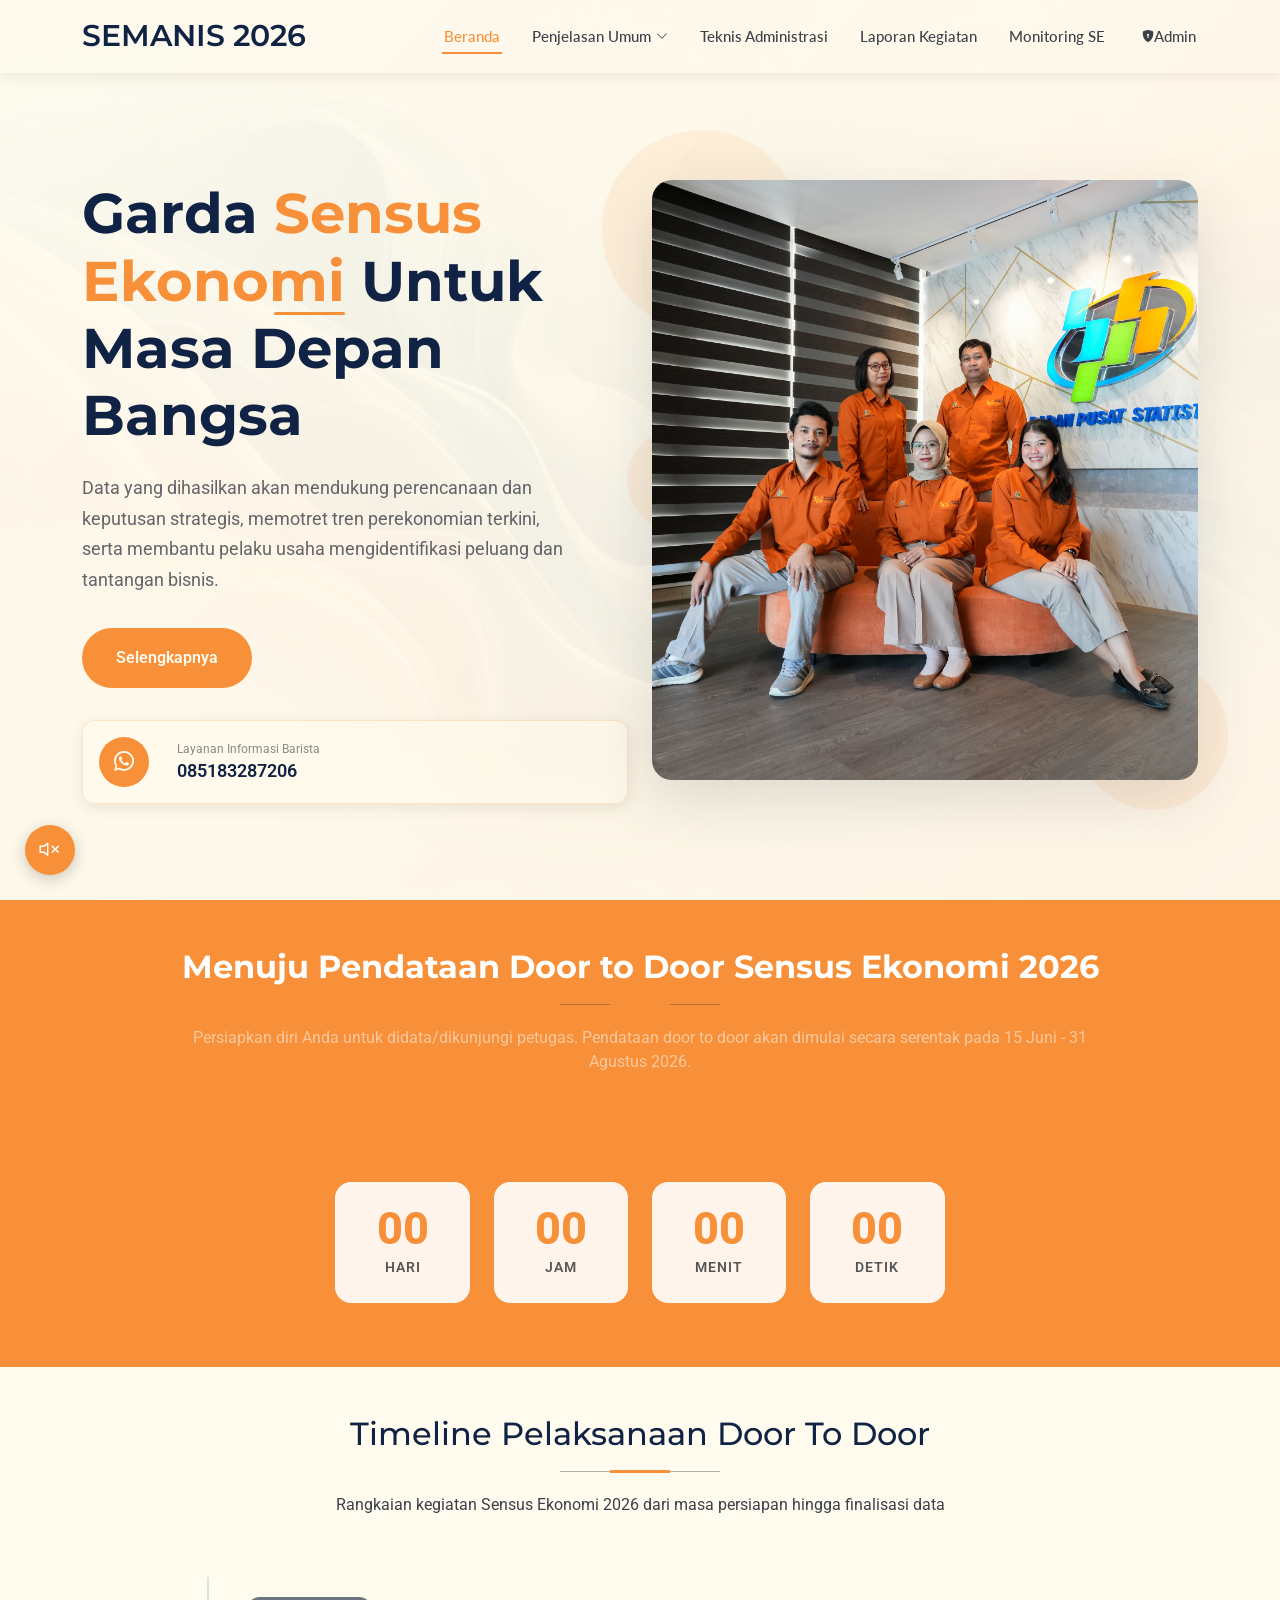
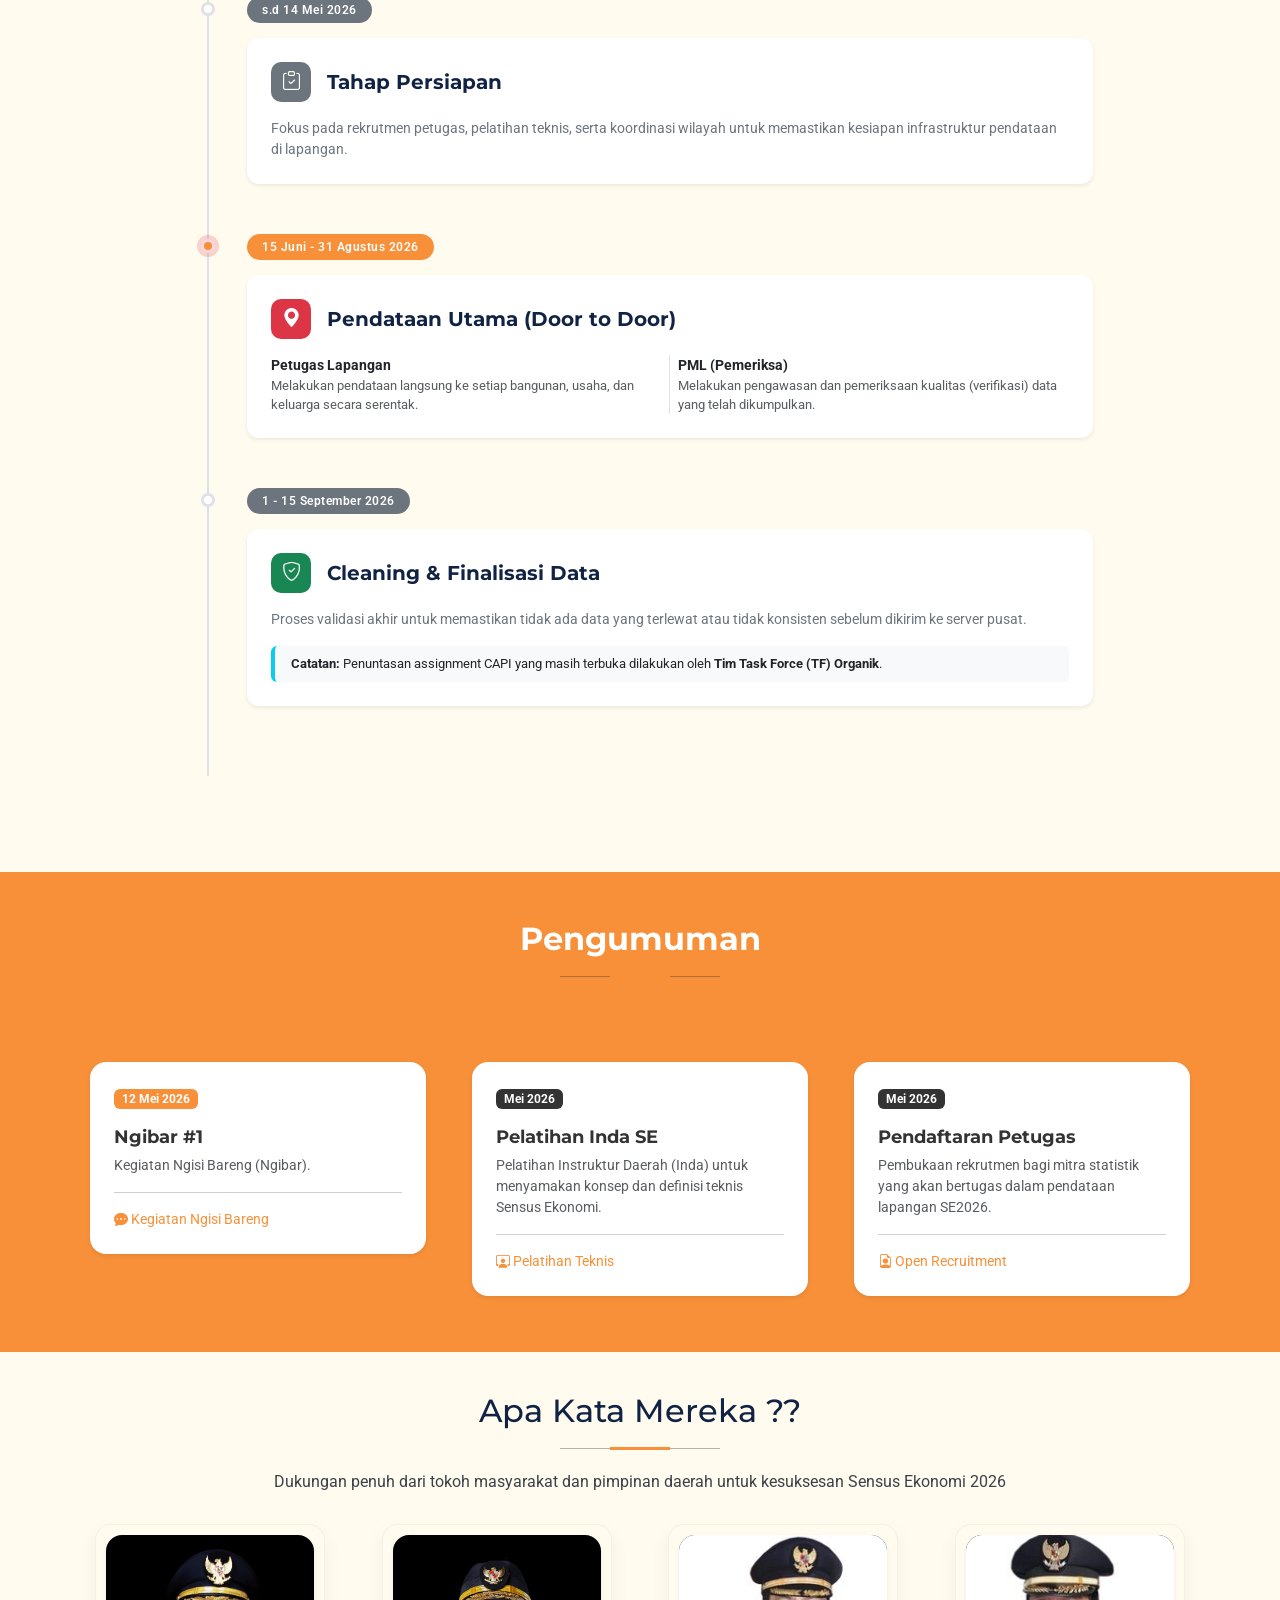
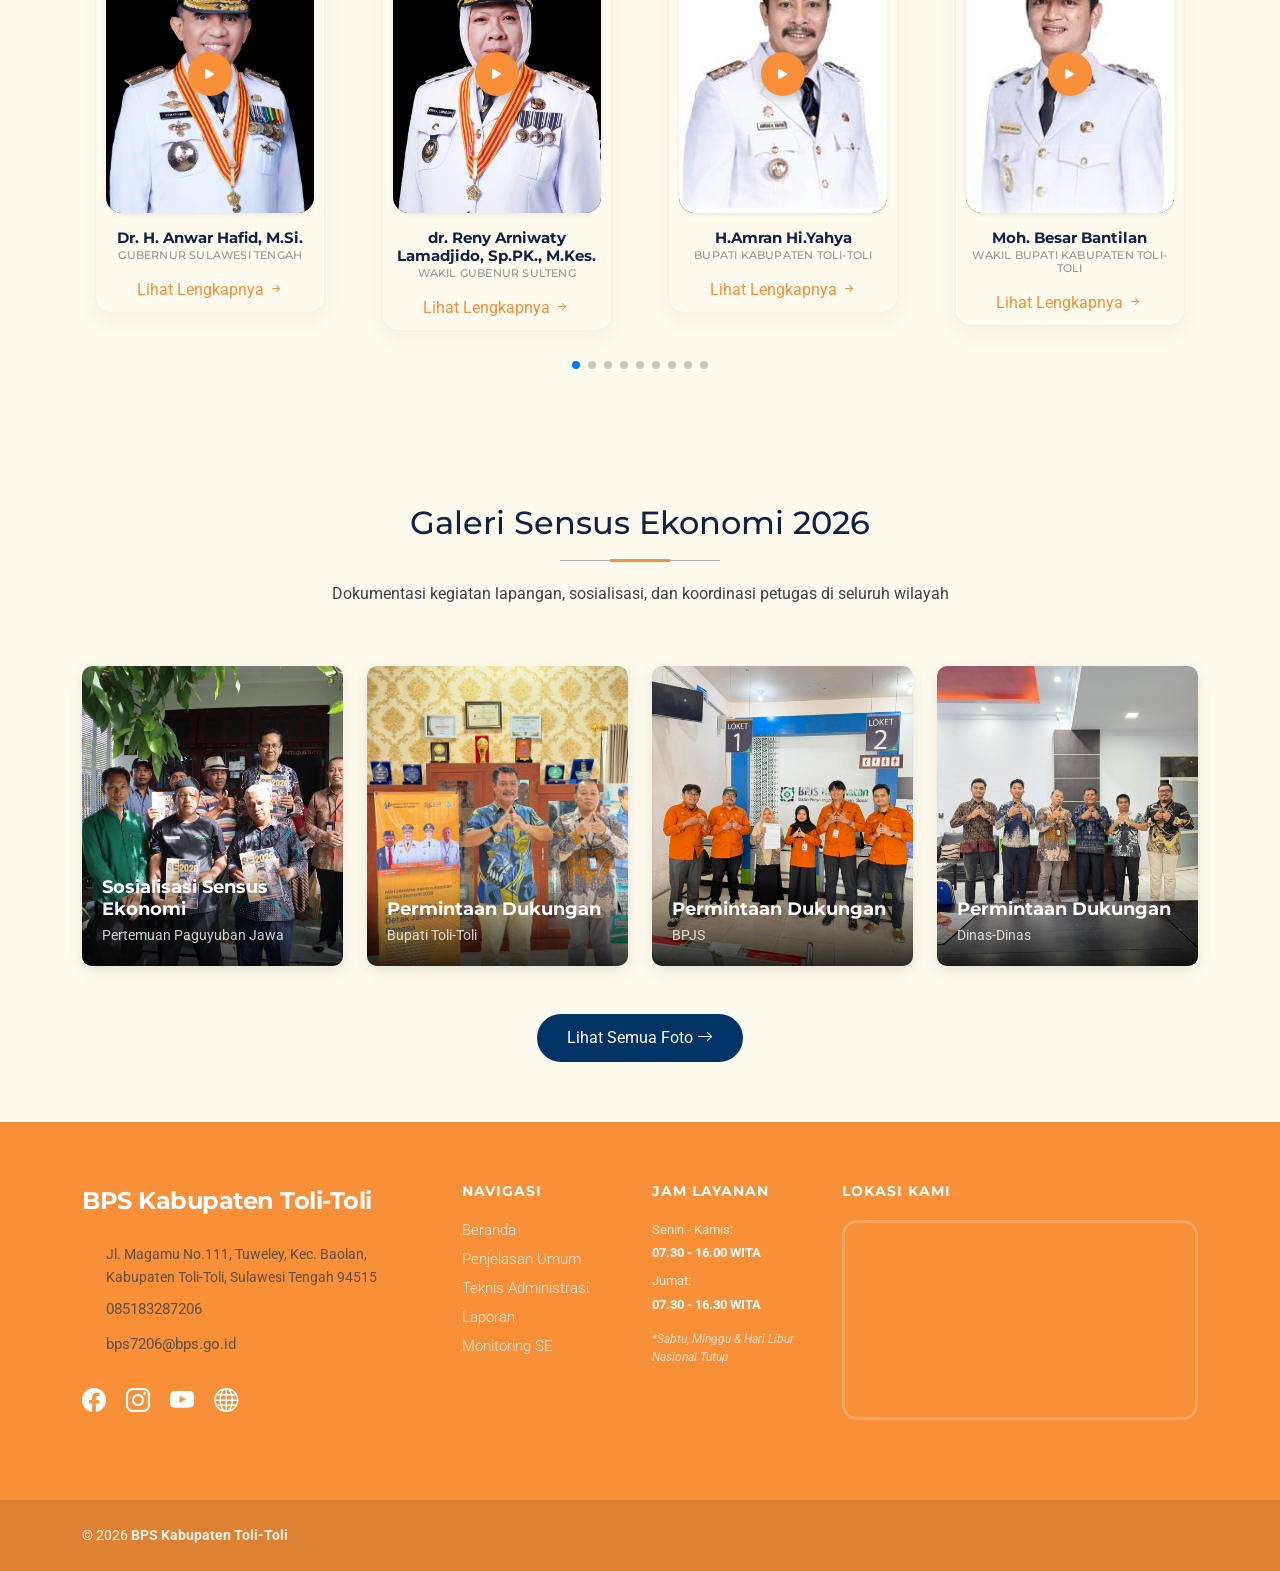
<file: index.html>
<!DOCTYPE html>
<html lang="en">

<head>
  <meta charset="utf-8">
  <meta content="width=device-width, initial-scale=1.0" name="viewport">
  <title>Beranda Garda Sensus Ekonomi</title>
  <meta name="description" content="">
  <meta name="keywords" content="">

  <!-- Favicons -->
  <link href="assets/img/logo.png" rel="icon">
  <link href="assets/img/logo.png" rel="apple-touch-icon">

  <!-- Fonts -->
  <link href="https://fonts.googleapis.com" rel="preconnect">
  <link href="https://fonts.gstatic.com" rel="preconnect" crossorigin>
  <link
    href="https://fonts.googleapis.com/css2?family=Roboto:ital,wght@0,100;0,300;0,400;0,500;0,700;0,900;1,100;1,300;1,400;1,500;1,700;1,900&family=Montserrat:ital,wght@0,100;0,200;0,300;0,400;0,500;0,600;0,700;0,800;0,900;1,100;1,200;1,300;1,400;1,500;1,600;1,700;1,800;1,900&family=Lato:ital,wght@0,100;0,300;0,400;0,700;0,900;1,100;1,300;1,400;1,700;1,900&display=swap"
    rel="stylesheet">

  <!-- Vendor CSS Files -->
  <link href="assets/vendor/bootstrap/css/bootstrap.min.css" rel="stylesheet">
  <link href="assets/vendor/bootstrap-icons/bootstrap-icons.css" rel="stylesheet">
  <link href="assets/vendor/aos/aos.css" rel="stylesheet">
  <link href="assets/vendor/glightbox/css/glightbox.min.css" rel="stylesheet">
  <link href="assets/vendor/fontawesome-free/css/all.min.css" rel="stylesheet">
  <link href="assets/vendor/swiper/swiper-bundle.min.css" rel="stylesheet">

  <!-- Main CSS File -->
  <link href="assets/css/main.css" rel="stylesheet">
<style>
.emergency-contact {
  display: inline-flex; /* Agar kotak hanya selebar isinya */
  align-items: center;
  background: #fff;
  padding: 10px 25px 10px 10px;
  border-radius: 50px;
  box-shadow: 0 4px 15px rgba(0, 0, 0, 0.08);
  text-decoration: none;
  transition: all 0.3s ease;
  border: 1px solid #f1f1f1;
  margin-top: 20px;
}

.emergency-contact:hover {
  transform: translateY(-3px);
  box-shadow: 0 6px 20px rgba(0, 0, 0, 0.12);
}

.emergency-icon {
  width: 42px;
  height: 42px;
  background: #f79039; /* Oranye tema Anda */
  color: #fff;
  border-radius: 50%;
  display: flex;
  align-items: center;
  justify-content: center;
  font-size: 1.3rem;
  margin-right: 12px;
  flex-shrink: 0;
}

.emergency-info {
  line-height: 1.2;
}

.emergency-info small {
  display: block;
  font-size: 0.7rem;
  color: #888;
}

.emergency-info strong {
  display: block;
  font-size: 1rem;
  color: #2c3e50;
}
/* Custom Styles for Timeline Section */
#timeline-se2026 {
  background-color:#fffbee;
  position: relative;
}

.main-timeline {
  position: relative;
  padding: 20px 0;
}

/* Garis Tengah */
.main-timeline::before {
  content: '';
  position: absolute;
  left: 20px;
  top: 0;
  width: 2px;
  height: 100%;
  background: #dee2e6;
}

.timeline-card-wrapper {
  position: relative;
  padding-left: 60px;
  margin-bottom: 50px;
}

.timeline-date-label {
  display: inline-block;
  background: #6c757d;
  color: white;
  padding: 4px 15px;
  border-radius: 50px;
  font-size: 0.75rem;
  font-weight: 600;
  margin-bottom: 15px;
  letter-spacing: 0.5px;
}

.timeline-card-wrapper.active .timeline-date-label {
  background: var(--accent-color, #dc3545);
}

.timeline-card {
  background: white;
  border-radius: 12px;
  transition: all 0.3s ease;
}

/* Bullet di Garis */
.timeline-card-wrapper::after {
  content: '';
  position: absolute;
  left: 14px;
  top: 5px;
  width: 14px;
  height: 14px;
  border-radius: 50%;
  background: white;
  border: 3px solid #dee2e6;
  z-index: 2;
}

.timeline-card-wrapper.active::after {
  background: var(--accent-color, #dc3545);
  border-color: #f8d7da;
  box-shadow: 0 0 0 4px rgba(220, 53, 69, 0.2);
}

.icon-circle {
  width: 40px;
  height: 40px;
  border-radius: 10px;
  display: flex;
  align-items: center;
  justify-content: center;
  font-size: 1.2rem;
}

.x-small { font-size: 0.8rem; }

/* Animasi Pulse untuk Tahap Aktif */
.animate-pulse {
  animation: pulse-red 2s infinite;
}

@keyframes pulse-red {
  0% { transform: scale(0.95); box-shadow: 0 0 0 0 rgba(220, 53, 69, 0.7); }
  70% { transform: scale(1); box-shadow: 0 0 0 10px rgba(220, 53, 69, 0); }
  100% { transform: scale(0.95); box-shadow: 0 0 0 0 rgba(220, 53, 69, 0); }
}

/* Responsive */
@media (max-width: 768px) {
  .main-timeline::before { left: 15px; }
  .timeline-card-wrapper { padding-left: 45px; }
  .timeline-card-wrapper::after { left: 9px; }
}
  /* Glassmorphism effect untuk countdown */
  .glass-card {
    background: rgba(255, 255, 255, 0.9);
    backdrop-filter: blur(10px);
    border: 1px solid rgba(255, 255, 255, 0.2);
    transition: transform 0.3s ease;
  }

  .glass-card:hover {
    transform: translateY(-5px);
  }

  .stat-number {
    font-size: 2.8rem;
    font-weight: 800;
    color: #f79039; /* Angka mengikuti warna tema */
    line-height: 1;
    margin-bottom: 5px;
  }

  .stat-label {
    color: #555;
    font-size: 0.85rem;
    text-transform: uppercase;
    font-weight: 600;
    letter-spacing: 1px;
  }

  /* Timeline styling */
  .modern-timeline {
    position: relative;
    padding-left: 20px;
    border-left: 2px dashed #dee2e6;
  }

  .timeline-step {
    position: relative;
  }

  /* Dot pada garis timeline */
  .timeline-step::before {
    content: "";
    position: absolute;
    left: -27px;
    top: 12px;
    width: 12px;
    height: 12px;
    background: #fff;
    border: 3px solid #dee2e6;
    border-radius: 50%;
    z-index: 1;
  }

  .active-step::before {
    background: #f79039;
    border-color: #fbd8ba;
  }

  .x-small {
    font-size: 0.8rem;
  }
</style>
  <!-- =======================================================
  * Template Name: Garda
  * Template URL: https://bootstrapmade.com/Garda-bootstrap-template/
  * Updated: Jul 23 2025 with Bootstrap v5.3.7
  * Author: BootstrapMade.com
  * License: https://bootstrapmade.com/license/
  ======================================================== -->
</head>

<body class="index-page">

  <header id="header" class="header fixed-top">


    <div class="branding d-flex align-items-cente">

     <div class="container position-relative d-flex align-items-center justify-content-between">
  <a href="index.html" class="logo d-flex align-items-center">
    <h1 class="sitename">SEMANIS 2026</h1>
  </a>

  <nav id="navmenu" class="navmenu">
    <ul>
      <li><a href="index.html" class="active">Beranda</a></li>
      <li class="dropdown"><a href="penjelasan.html"><span>Penjelasan Umum</span> <i class="bi bi-chevron-down toggle-dropdown"></i></a>
        <ul>
          <li><a href="penjelasan.html">Sensus Ekonomi</a></li>
          <li><a href="tim.html">Tim Pelaksana</a></li>
          <li><a href="kbli.php">KBLI</a></li>
        </ul>
      </li>
      <li><a href="administrasi.html">Teknis Administrasi</a></li>
      <li><a href="laporan.html">Laporan Kegiatan</a></li>
      <li><a href="monitoring_sensus.html">Monitoring SE</a></li>
      <li><a href="admin/login.php"><i class="bi bi-shield-lock-fill"></i> Admin</a></li>
<!-- <li><a href="publikasi.html">Output</a></li> -->
    </ul>
    
    <i class="mobile-nav-toggle d-xl-none bi bi-list"></i>
  </nav>
</div>

    </div>

  </header>
  <main class="main">

  <section id="hero" class="hero section" style="padding-top: 120px; padding-bottom: 60px;">

  <div class="container" data-aos="fade-up" data-aos-delay="100">

    <div class="row align-items-center">
      <div class="col-lg-6">
        <div class="hero-content">
          
          <h1 data-aos="fade-right" data-aos-delay="300">
            Garda <span class="highlight">Sensus Ekonomi</span> Untuk Masa Depan Bangsa
          </h1>

          <p class="hero-description" data-aos="fade-right" data-aos-delay="400">
            Data yang dihasilkan akan mendukung perencanaan dan keputusan strategis, memotret tren perekonomian terkini, serta membantu pelaku usaha mengidentifikasi peluang dan tantangan bisnis.
          </p>

        <div class="hero-actions" data-aos="fade-right" data-aos-delay="600">
  <a href="penjelasan.html" class="btn btn-primary">Selengkapnya</a>
</div>

<!-- Kotak ramping dan bisa diklik ke WA -->
<a href="https://wa.me/6285183287206" target="_blank" class="emergency-contact" data-aos="fade-right" data-aos-delay="700">
  <div class="emergency-icon">
    <i class="bi bi-whatsapp"></i>
  </div>
  <div class="emergency-info">
    <small>Layanan Informasi Barista</small>
    <strong>085183287206</strong>
  </div>
</a>
        </div>
      </div>

      <div class="col-lg-6">
        <div class="hero-visual" data-aos="fade-left" data-aos-delay="400">
          <div class="main-image">
            <img src="assets/img/se1.jpg" alt="Garda Sensus Ekonomi" class="img-fluid">
          </div>
          
          <div class="background-elements">
            <div class="element element-1"></div>
            <div class="element element-2"></div>
            <div class="element element-3"></div>
          </div>
        </div>
      </div>
    </div>

  </div>
</section>
    </section><!-- /Hero Section -->

<!-- Section 1: Countdown (Background Orange) -->
<section id="home-countdown" class="section py-5" style="background-color: #f79039;">
  <div class="container" data-aos="fade-up">
    <div class="row justify-content-center text-center">
      <div class="col-lg-10">
        <div class="section-title mb-5">
          <h2 class="text-white fw-bold">Menuju Pendataan Door to Door Sensus Ekonomi 2026</h2>
          <p class="text-white-50">Persiapkan diri Anda untuk didata/dikunjungi petugas. Pendataan door to door akan dimulai secara serentak pada 15 Juni - 31 Agustus 2026.</p>
        </div>

        <div class="row justify-content-center">
          <div class="col-6 col-md-2 mb-3">
            <div class="stat-item glass-card p-4 rounded-4">
              <div class="stat-number" id="days">00</div>
              <div class="stat-label">Hari</div>
            </div>
          </div>
          <div class="col-6 col-md-2 mb-3">
            <div class="stat-item glass-card p-4 rounded-4">
              <div class="stat-number" id="hours">00</div>
              <div class="stat-label">Jam</div>
            </div>
          </div>
          <div class="col-6 col-md-2 mb-3">
            <div class="stat-item glass-card p-4 rounded-4">
              <div class="stat-number" id="minutes">00</div>
              <div class="stat-label">Menit</div>
            </div>
          </div>
          <div class="col-6 col-md-2 mb-3">
            <div class="stat-item glass-card p-4 rounded-4">
              <div class="stat-number" id="seconds">00</div>
              <div class="stat-label">Detik</div>
            </div>
          </div>
        </div>
      </div>
    </div>
  </div>
</section>

<!-- Section Timeline Sensus Ekonomi 2026 -->
<section id="timeline-se2026" class="timeline-section py-5">
  <div class="container" data-aos="fade-up">
    
    <!-- Heading Section -->
    <div class="row justify-content-center mb-5">
      <div class="container section-title" data-aos="fade-up">
    <h2>Timeline Pelaksanaan Door To Door</h2>
    <p>Rangkaian kegiatan Sensus Ekonomi 2026 dari masa persiapan hingga finalisasi data</p>
  </div>

    <div class="row justify-content-center">
      <div class="col-lg-10">
        <div class="main-timeline">
          
          <!-- Tahap 1 -->
          <div class="timeline-card-wrapper">
            <div class="timeline-date-label">s.d 14 Mei 2026</div>
            <div class="timeline-card shadow-sm border-0">
              <div class="card-body p-4">
                <div class="d-flex align-items-center mb-3">
                  <div class="icon-circle bg-secondary text-white me-3">
                    <i class="bi bi-clipboard-check"></i> <!-- Gunakan icon library Anda -->
                  </div>
                  <h5 class="fw-bold m-0">Tahap Persiapan</h5>
                </div>
                <p class="mb-0 text-secondary small">Fokus pada rekrutmen petugas, pelatihan teknis, serta koordinasi wilayah untuk memastikan kesiapan infrastruktur pendataan di lapangan.</p>
              </div>
            </div>
          </div>

          <!-- Tahap 2 (Aktif/Highlight) -->
          <div class="timeline-card-wrapper active">
            <div class="timeline-date-label">15 Juni - 31 Agustus 2026</div>
            <div class="timeline-card shadow-sm border-0">
              <div class="card-body p-4">
                <div class="d-flex align-items-center mb-3">
                  <div class="icon-circle bg-danger text-white me-3 animate-pulse">
                    <i class="bi bi-geo-alt-fill"></i>
                  </div>
                  <h5 class="fw-bold m-0">Pendataan Utama (Door to Door)</h5>
                </div>
                <div class="row g-3">
                  <div class="col-md-6 border-end">
                    <strong class="d-block text-dark small">Petugas Lapangan</strong>
                    <p class="text-muted x-small mb-0">Melakukan pendataan langsung ke setiap bangunan, usaha, dan keluarga secara serentak.</p>
                  </div>
                  <div class="col-md-6">
                    <strong class="d-block text-dark small">PML (Pemeriksa)</strong>
                    <p class="text-muted x-small mb-0">Melakukan pengawasan dan pemeriksaan kualitas (verifikasi) data yang telah dikumpulkan.</p>
                  </div>
                </div>
              </div>
            </div>
          </div>

          <!-- Tahap 3 -->
          <div class="timeline-card-wrapper">
            <div class="timeline-date-label">1 - 15 September 2026</div>
            <div class="timeline-card shadow-sm border-0">
              <div class="card-body p-4">
                <div class="d-flex align-items-center mb-3">
                  <div class="icon-circle bg-success text-white me-3">
                    <i class="bi bi-shield-check"></i>
                  </div>
                  <h5 class="fw-bold m-0">Cleaning & Finalisasi Data</h5>
                </div>
                <p class="text-secondary small mb-3">Proses validasi akhir untuk memastikan tidak ada data yang terlewat atau tidak konsisten sebelum dikirim ke server pusat.</p>
                <div class="bg-light p-2 rounded border-start border-4 border-info">
                   <p class="x-small mb-0 ms-2 text-dark italic"><strong>Catatan:</strong> Penuntasan assignment CAPI yang masih terbuka dilakukan oleh <strong>Tim Task Force (TF) Organik</strong>.</p>
                </div>
              </div>
            </div>
          </div>

        </div>
      </div>
    </div>
  </div>
</section>
<section id="agenda" class="agenda section py-5" style="background-color: #f79039;">
  <div class="container" data-aos="fade-up">
    
    <div class="section-title text-center mb-3">
      <h2 style="font-weight: 700; color: #ffffff; margin-bottom: 0;">Pengumuman</h2>
    </div>

    <div class="swiper init-swiper">
      <script type="application/json" class="swiper-config">
        {
          "loop": true,
          "speed": 600,
          "autoplay": { "delay": 5000 },
          "slidesPerView": "auto",
          "pagination": {
            "el": ".swiper-pagination",
            "type": "bullets",
            "clickable": true
          },
          "breakpoints": {
            "320": { "slidesPerView": 1, "spaceBetween": 20 },
            "768": { "slidesPerView": 2, "spaceBetween": 20 },
            "1200": { "slidesPerView": 3, "spaceBetween": 30 }
          }
        }
      </script>
      
      <div class="swiper-wrapper">

        <div class="swiper-slide">
          <div class="agenda-card p-4 rounded-4 bg-white shadow-sm h-100 border-0 m-2">
            <div class="agenda-date mb-3"><span class="badge" style="background-color: #f79039;">12 Mei 2026</span></div>
            <h4 style="font-weight: 700; color: #333;">Ngibar #1</h4>
            <p class="text-muted small">Kegiatan Ngisi Bareng (Ngibar).</p>
            <hr>
            <div class="agenda-meta small" style="color: #f79039;"><i class="bi bi-chat-dots-fill"></i> Kegiatan Ngisi Bareng</div>
          </div>
        </div>

        <div class="swiper-slide">
          <div class="agenda-card p-4 rounded-4 bg-white shadow-sm h-100 border-0 m-2">
            <div class="agenda-date mb-3"><span class="badge" style="background-color: #333;">Mei 2026</span></div>
            <h4 style="font-weight: 700; color: #333;">Pelatihan Inda SE</h4>
            <p class="text-muted small">Pelatihan Instruktur Daerah (Inda) untuk menyamakan konsep dan definisi teknis Sensus Ekonomi.</p>
            <hr>
            <div class="agenda-meta small" style="color: #f79039;"><i class="bi bi-person-workspace"></i> Pelatihan Teknis</div>
          </div>
        </div>

        <div class="swiper-slide">
          <div class="agenda-card p-4 rounded-4 bg-white shadow-sm h-100 border-0 m-2">
            <div class="agenda-date mb-3"><span class="badge" style="background-color: #333;">Mei 2026</span></div>
            <h4 style="font-weight: 700; color: #333;">Pendaftaran Petugas</h4>
            <p class="text-muted small">Pembukaan rekrutmen bagi mitra statistik yang akan bertugas dalam pendataan lapangan SE2026.</p>
            <hr>
            <div class="agenda-meta small" style="color: #f79039;"><i class="bi bi-file-earmark-person"></i> Open Recruitment</div>
          </div>
        </div>

        <div class="swiper-slide">
          <div class="agenda-card p-4 rounded-4 bg-white shadow-sm h-100 border-0 m-2">
            <div class="agenda-date mb-3"><span class="badge bg-secondary">Juni 2026</span></div>
            <h4 style="font-weight: 700; color: #333;">Pelatihan Petugas SE</h4>
            <p class="text-muted small">Pembekalan materi pendataan bagi petugas lapangan yang telah lolos seleksi agar siap ke lapangan.</p>
            <hr>
            <div class="agenda-meta small" style="color: #f79039;"><i class="bi bi-book-half"></i> Pembekalan Petugas</div>
          </div>
        </div>

        <div class="swiper-slide">
          <div class="agenda-card p-4 rounded-4 bg-white shadow-sm h-100 border-0 m-2">
            <div class="agenda-date mb-3"><span class="badge bg-dark">Mendatang</span></div>
            <h4 style="font-weight: 700; color: #333;">Pelaksanaan Lapangan</h4>
            <p class="text-muted small">Tahap Pendataan seluruh unit usaha/perusahaan secara serentak di wilayah kabupaten.</p>
            <hr>
            <div class="agenda-meta small" style="color: #f79039;"><i class="bi bi-geo-alt-fill"></i> Pendataan Serentak</div>
          </div>
        </div>

      </div>
      <div class="swiper-pagination mt-4"></div>
    </div>

  </div>
</section>

    </section><!-- /Home About Section -->

    <section id="testimonials" class="testimonials section">

  <div class="container section-title" data-aos="fade-up">
    <h2>Apa Kata Mereka ??</h2>
    <p>Dukungan penuh dari tokoh masyarakat dan pimpinan daerah untuk kesuksesan Sensus Ekonomi 2026</p>
  </div>

  <div class="container" data-aos="fade-up" data-aos-delay="100">

    <div class="swiper init-swiper">
      <script type="application/json" class="swiper-config">
        {
          "loop": true,
          "speed": 600,
          "autoplay": { "delay": 5000 },
          "slidesPerView": "auto",
          "pagination": { "el": ".swiper-pagination", "type": "bullets", "clickable": true },
          "breakpoints": {
  "320": { "slidesPerView": 1.5, "spaceBetween": 20 },
  "768": { "slidesPerView": 3, "spaceBetween": 25 },
  "1200": { "slidesPerView": 4, "spaceBetween": 30 }
}
          }
      </script>
      
      <div class="swiper-wrapper">

<div class="swiper-slide">
  <div class="testimonial-item text-center">
    <div class="video-box rounded-4 overflow-hidden position-relative shadow-sm mb-3">
      <img src="assets/img/gubenur.png" class="img-fluid" alt="Gubernur Provinsi Sulawesi Tengah">
      
      <a href="assets/video/gubenur.mp4" 
         class="glightbox play-btn" 
         data-type="video" 
         data-description="Dukungan Gubernur Provinsi Sulawesi Tengah">
        <i class="bi bi-play-fill"></i>
      </a>
    </div>
    <h3>Dr. H. Anwar Hafid, M.Si.</h3>
    <h4>Gubernur Sulawesi Tengah</h4>
    
    <div class="mt-3">
      <a href="https://www.instagram.com/reel/DUnFkBtka4Q/?utm_source=ig_web_copy_link&igsh=MzRlODBiNWFlZA==" target="_blank" class="btn-link-drive">
        Lihat Lengkapnya <i class="bi bi-arrow-right-short"></i>
      </a>
    </div>
  </div>
</div>
        <div class="swiper-slide">
          <div class="testimonial-item text-center">
            <div class="video-box rounded-4 overflow-hidden position-relative shadow-sm mb-3">
              <img src="assets/img/wagub.png" class="img-fluid" alt="Wakil Gubenur Provinsi Sulawesi Tengah">
              <a href="assets/video/wagub.mp4" class="glightbox play-btn" data-type="video">
                <i class="bi bi-play-fill"></i>
              </a>
            </div>
            <h3> dr. Reny Arniwaty Lamadjido, Sp.PK., M.Kes.</h3>
            <h4>Wakil Gubenur SulTeng</h4>

        
         <div class="mt-3">
      <a href="https://www.instagram.com/reel/DU2cEPQEW3V/?utm_source=ig_web_copy_link&igsh=MzRlODBiNWFlZA==" target="_blank" class="btn-link-drive">
        Lihat Lengkapnya <i class="bi bi-arrow-right-short"></i>
      </a>
    </div>
  </div>
</div>
          
           <div class="swiper-slide">
          <div class="testimonial-item text-center">
            <div class="video-box rounded-4 overflow-hidden position-relative shadow-sm mb-3">
              <img src="assets/img/bupati.jpg" class="img-fluid" alt="Dukungan Bupati Toli-Toli">
              <a href="assets/video/bupati.mp4" class="glightbox play-btn" data-type="video">
                <i class="bi bi-play-fill"></i>
              </a>
            </div>
            <h3>H.Amran Hi.Yahya </h3>
            <h4>Bupati Kabupaten Toli-Toli</h4>

           <div class="mt-3">
           <a href="https://www.instagram.com/reel/DXD4a9OEmg7/?utm_source=ig_web_copy_link&igsh=MzRlODBiNWFlZA==" target="_blank" class="btn-link-drive">
            Lihat Lengkapnya <i class="bi bi-arrow-right-short"></i>
           </a>
    </div>
  </div>
</div>
         
 <div class="swiper-slide">
          <div class="testimonial-item text-center">
            <div class="video-box rounded-4 overflow-hidden position-relative shadow-sm mb-3">
              <img src="assets/img/wabup.jpg" class="img-fluid" alt="Dukungan Wakil Bupati Toli-Toli">
              <a href="assets/video/wabup.mp4" class="glightbox play-btn" data-type="video">
                <i class="bi bi-play-fill"></i>
              </a>
            </div>
            <h3>Moh. Besar Bantilan </h3>
            <h4>Wakil Bupati Kabupaten Toli-Toli</h4>

           <div class="mt-3">
           <a href="https://www.instagram.com/reel/DXL6SlkE3cK/?utm_source=ig_web_copy_link&igsh=MzRlODBiNWFlZA==" target="_blank" class="btn-link-drive">
            Lihat Lengkapnya <i class="bi bi-arrow-right-short"></i>
           </a>
    </div>
  </div>
</div>

        <div class="swiper-slide">
          <div class="testimonial-item text-center">
            <div class="video-box rounded-4 overflow-hidden position-relative shadow-sm mb-3">
              <img src="assets/img/arif.png" class="img-fluid" alt="Dukungan Arif Bata">
              <a href="assets/video/arif.mp4" class="glightbox play-btn" data-type="video">
                <i class="bi bi-play-fill"></i>
              </a>
            </div>
            <h3>Arif Brata </h3>
            <h4>Influencer</h4>
          <div class="mt-3">
           <a href="https://www.instagram.com/reel/DS4TPfHk3an/?utm_source=ig_web_copy_link&igsh=MzRlODBiNWFlZA==" target="_blank" class="btn-link-drive">
            Lihat Lengkapnya <i class="bi bi-arrow-right-short"></i>
           </a>
    </div>
  </div>
</div>

<div class="swiper-slide">
  <div class="testimonial-item text-center">
    <div class="video-box rounded-4 overflow-hidden position-relative shadow-sm mb-3">
      <img src="assets/img/bintang emon.png" class="img-fluid" alt="Bintang Emon">
      <a href="assets/video/bintang.mp4" class="glightbox play-btn" data-type="video" data-width="900px">
        <i class="bi bi-play-fill"></i>
      </a>
    </div>
    <h3>Bintang Emon</h3>
    <h4>Influencer / Komika</h4>
  <div class="mt-3">
           <a href="https://www.instagram.com/reel/DS4TPfHk3an/?utm_source=ig_web_copy_link&igsh=MzRlODBiNWFlZA==" target="_blank" class="btn-link-drive">
            Lihat Lengkapnya <i class="bi bi-arrow-right-short"></i>
           </a>
    </div>
  </div>
</div>

<div class="swiper-slide">
  <div class="testimonial-item text-center">
    <div class="video-box rounded-4 overflow-hidden position-relative shadow-sm mb-3">
      <img src="assets/img/luhut.png" class="img-fluid" alt="Luhut Binsar Pandjaitan">
      <a href="assets/video/luhut.mp4" class="glightbox play-btn" data-type="video" data-width="900px">
        <i class="bi bi-play-fill"></i>
      </a>
    </div>
    <h3>Luhut Binsar Pandjaitan</h3>
    <h4>Ketua Dewan Ekonomi Nasional</h4>
<div class="mt-3">
           <a href="https://www.instagram.com/reel/DS1ufsYk7gP/?utm_source=ig_web_copy_link&igsh=MzRlODBiNWFlZA==" target="_blank" class="btn-link-drive">
            Lihat Lengkapnya <i class="bi bi-arrow-right-short"></i>
           </a>
    </div>
  </div>
</div>

      <div class="swiper-slide">
  <div class="testimonial-item text-center">
    <div class="video-box rounded-4 overflow-hidden position-relative shadow-sm mb-3">
      <img src="assets/img/once.png" class="img-fluid" alt="Once Mekel">
      <a href="assets/video/once.mp4" class="glightbox play-btn" data-type="video" data-width="900px">
        <i class="bi bi-play-fill"></i>
      </a>
    </div>
    <h3>Once Mekel</h3>
    <h4>DPR RI Komisi X</h4>
<div class="mt-3">
           <a href="https://www.instagram.com/reel/DShII8BE-Vy/?utm_source=ig_web_copy_link&igsh=MzRlODBiNWFlZA==" target="_blank" class="btn-link-drive">
            Lihat Lengkapnya <i class="bi bi-arrow-right-short"></i>
           </a>
    </div>
  </div>
</div>


    <div class="swiper-slide">
  <div class="testimonial-item text-center">
    <div class="video-box rounded-4 overflow-hidden position-relative shadow-sm mb-3">
      <img src="assets/img/somad.png" class="img-fluid" alt="Ustaz Abdul Somad">
      <a href="assets/video/somad.mp4" class="glightbox play-btn" data-type="video" data-width="900px">
        <i class="bi bi-play-fill"></i>
      </a>
    </div>
    <h3>Ustaz Abdul Somad</h3>
    <h4>Tokoh Agama</h4>
<div class="mt-3">
           <a href="https://www.instagram.com/reel/DWQFb2sTMzw/?utm_source=ig_web_copy_link&igsh=MzRlODBiNWFlZA==" target="_blank" class="btn-link-drive">
            Lihat Lengkapnya <i class="bi bi-arrow-right-short"></i>
           </a>
    </div>
  </div>
</div>


      </div>
      <div class="swiper-pagination mt-4"></div>
    </div>

  </div>
</section>

</section>

<audio id="bgMusic" loop>
  <source src="assets/video/lagu.mp3" type="audio/mpeg">
</audio>

<div class="music-control" onclick="toggleMusic()">
  <i id="musicIcon" class="bi bi-volume-mute"></i>
</div>

<script>
  const music = document.getElementById("bgMusic");
  const icon = document.getElementById("musicIcon");

  // Fungsi putar otomatis saat klik pertama kali di web
  function autoPlayMusic() {
    music.play().then(() => {
      icon.classList.replace("bi-volume-mute", "bi-volume-up");
      document.removeEventListener('click', autoPlayMusic);
    }).catch(error => console.log("Menunggu interaksi..."));
  }

  document.addEventListener('click', autoPlayMusic);

  function toggleMusic() {
    if (music.paused) {
      music.play();
      icon.classList.replace("bi-volume-mute", "bi-volume-up");
    } else {
      music.pause();
      icon.classList.replace("bi-volume-up", "bi-volume-mute");
    }
  }
</script>
</section><!-- /Featured Services Section -->
<section id="gallery" class="gallery section">

  <div class="container section-title" data-aos="fade-up">
    <h2>Galeri Sensus Ekonomi 2026</h2>
    <p>Dokumentasi kegiatan lapangan, sosialisasi, dan koordinasi petugas di seluruh wilayah</p>
  </div>

  <div class="container" data-aos="fade-up" data-aos-delay="100">

    <div class="row g-4">

      <div class="col-xl-3 col-lg-4 col-md-6">
        <div class="gallery-item" data-aos="zoom-in" data-aos-delay="100">
          <img src="assets/img/sosiljawa.JPG" alt="Sosialisasi Sensus Ekonomi Paguyuban Jawa" class="img-fluid">
          <div class="gallery-links">
            <a href="assets/img/sosiljawa.JPG" title="Sosialisasi ke Masyarakat" class="glightbox preview-link"><i class="bi bi-arrows-angle-expand"></i></a>
          </div>
          <div class="gallery-info">
            <h4>Sosialisasi Sensus Ekonomi</h4>
            <p>Pertemuan Paguyuban Jawa</p>
          </div>
        </div>
      </div>

      <div class="col-xl-3 col-lg-4 col-md-6">
        <div class="gallery-item" data-aos="zoom-in" data-aos-delay="200">
          <img src="assets/img/bupati.jpeg" alt="Dukungan Bupati Toli-Toli" class="img-fluid">
          <div class="gallery-links">
            <a href="assets/img/bupati.jpeg" title="Dukungan Bupati Toli-Toli" class="glightbox preview-link"><i class="bi bi-arrows-angle-expand"></i></a>
          </div>
          <div class="gallery-info">
            <h4>Permintaan Dukungan</h4>
            <p>Bupati Toli-Toli</p>
          </div>
        </div>
      </div>

      <div class="col-xl-3 col-lg-4 col-md-6">
        <div class="gallery-item" data-aos="zoom-in" data-aos-delay="300">
          <img src="assets/img/bpjs.jpeg" alt="Dukungan BPJS" class="img-fluid">
          <div class="gallery-links">
            <a href="assets/img/bpjs.jpeg" title="Dukungan BPJS" class="glightbox preview-link"><i class="bi bi-arrows-angle-expand"></i></a>
          </div>
          <div class="gallery-info">
            <h4>Permintaan Dukungan</h4>
            <p>BPJS</p>
          </div>
        </div>
      </div>

      <div class="col-xl-3 col-lg-4 col-md-6">
        <div class="gallery-item" data-aos="zoom-in" data-aos-delay="400">
          <img src="assets/img/dukungan1.jpeg" alt="Koordinasi" class="img-fluid">
          <div class="gallery-links">
            <a href="assets/img/dukungan1.jpeg" title="Koordinasi Lintas Sektoral" class="glightbox preview-link"><i class="bi bi-arrows-angle-expand"></i></a>
          </div>
          <div class="gallery-info">
            <h4>Permintaan Dukungan</h4>
            <p>Dinas-Dinas</p>
          </div>
        </div>
      </div>

    </div>

    <div class="text-center mt-5">
      <a href="gallery.html" class="btn-view-all">Lihat Semua Foto <i class="bi bi-arrow-right"></i></a>
    </div>

  </div>
</section>

  </main>
<footer id="footer" class="footer-16 footer position-relative" style="background-color: var(--accent-color); color: #ffffff; padding-top: 60px;">

  <div class="container">
    <div class="footer-main" data-aos="fade-up" data-aos-delay="100">
      <div class="row align-items-start">

        <div class="col-lg-4">
          <div class="brand-section">
            <a href="index.html" class="logo d-flex align-items-center mb-4" style="text-decoration: none;">
              <span class="sitename" style="color: #ffffff; font-weight: 700; font-size: 1.5rem;">BPS Kabupaten Toli-Toli</span>
            </a>
            <p class="brand-description" style="color: rgba(255, 255, 255, 0.9); line-height: 1.6;">
              
            </p>

            <div class="contact-info mt-4">
              <div class="contact-item mb-2">
                <i class="bi bi-geo-alt-fill me-2"></i>
                <span style="font-size: 0.9rem;">Jl. Magamu No.111, Tuweley, Kec. Baolan, Kabupaten Toli-Toli, Sulawesi Tengah 94515</span>
              </div>
              <div class="contact-item mb-2">
                <i class="bi bi-telephone-fill me-2"></i>
                <span>085183287206</span>
              </div>
              <div class="contact-item mb-2">
                <i class="bi bi-envelope-fill me-2"></i>
                <span>bps7206@bps.go.id</span>
              </div>
            </div>

            <div class="social-links mt-4">
              <a href="https://www.facebook.com/profile.php?id=61589155730437" class="me-3 text-white"><i class="bi bi-facebook fs-4"></i></a>
              <a href="https://www.instagram.com/bpstolitoli/" class="me-3 text-white"><i class="bi bi-instagram fs-4"></i></a>
              <a href="https://youtube.com/@bpskabupatentolitoli4010?si=hPO81wq7eE5WNBgk" class="me-3 text-white"><i class="bi bi-youtube fs-4"></i></a>
              <a href="https://tolitolikab.bps.go.id/" class="text-white"><i class="bi bi-globe fs-4"></i></a>
            </div>
          </div>
        </div>

        <div class="col-lg-4 mt-5 mt-lg-0">
          <div class="row">
            <div class="col-6">
              <div class="nav-column">
                <h6 style="color: #ffffff; font-weight: 700; text-transform: uppercase; font-size: 0.85rem; letter-spacing: 1px; margin-bottom: 20px;">Navigasi</h6>
                <nav class="footer-nav d-flex flex-column gap-2">
                  <a href="index.html" style="color: rgba(255, 255, 255, 0.85); text-decoration: none; transition: 0.3s;">Beranda</a>
                  <a href="penjelasan.html" style="color: rgba(255, 255, 255, 0.85); text-decoration: none; transition: 0.3s;">Penjelasan Umum</a>
                  <a href="administrasi.html" style="color: rgba(255, 255, 255, 0.85); text-decoration: none; transition: 0.3s;">Teknis Administrasi</a>
                  <a href="laporan.html" style="color: rgba(255, 255, 255, 0.85); text-decoration: none; transition: 0.3s;">Laporan</a>
                  <a href="monitoring_sensus.html" style="color: rgba(255, 255, 255, 0.85); text-decoration: none; transition: 0.3s;">Monitoring SE</a>
                </nav>
              </div>
            </div>
            <div class="col-6">
              <div class="nav-column">
                <h6 style="color: #ffffff; font-weight: 700; text-transform: uppercase; font-size: 0.85rem; letter-spacing: 1px; margin-bottom: 20px;">Jam Layanan</h6>
                <p class="small mb-1" style="opacity: 0.8;">Senin - Kamis:</p>
                <p class="fw-bold small mb-2">07.30 - 16.00 WITA</p>
                <p class="small mb-1" style="opacity: 0.8;">Jumat:</p>
                <p class="fw-bold small mb-3">07.30 - 16.30 WITA</p>
                <p style="color: rgba(255, 255, 255, 0.7); font-size: 0.75rem; font-style: italic;">*Sabtu, Minggu & Hari Libur Nasional Tutup</p>
              </div>
            </div>
          </div>
        </div>

        <div class="col-lg-4 mt-5 mt-lg-0">
          <h6 style="color: #ffffff; font-weight: 700; text-transform: uppercase; font-size: 0.85rem; letter-spacing: 1px; margin-bottom: 20px;">Lokasi Kami</h6>
          <div class="map-container" style="width: 100%; height: 200px; border-radius: 15px; overflow: hidden; border: 3px solid rgba(255, 255, 255, 0.2);">
            <iframe 
              src="https://www.google.com/maps/embed?pb=!1m18!1m12!1m3!1d3989.1551286282065!2d120.8198227747264!3d1.0446880624812578!2m3!1f0!2f0!3f0!3m2!1i1024!2i768!4f13.1!3m3!1m2!1s0x32712b4be7b628b7%3A0x602e57994bfb76da!2sBadan%20Pusat%20Statistik%20Kabupaten%20Tolitoli!5e0!3m2!1sen!2sid!4v1776297625755!5m2!1sen!2sid" 
              width="100%" height="100%" style="border:0;" allowfullscreen="" loading="lazy">
            </iframe>
          </div>
        </div>

      </div>
    </div>
  </div>

  <div class="footer-bottom mt-5" style="background-color: rgba(0, 0, 0, 0.1); padding: 25px 0;">
    <div class="container">
      <div class="row align-items-center">
        <div class="col-md-6 text-center text-md-start">
          <p class="mb-0" style="font-size: 0.9rem; opacity: 0.9;">© 2026 <strong>BPS Kabupaten Toli-Toli</strong></p>
        </div>
        <div class="col-md-6 text-center text-md-end">
          <div class="credits" style="font-size: 0.8rem; opacity: 0.7;">
          </div>
        </div>
      </div>
    </div>
  </div>

</footer>

 <!-- Scroll Top -->
  <a href="#!" id="scroll-top" class="scroll-top d-flex align-items-center justify-content-center"><i
      class="bi bi-arrow-up-short"></i></a>

  <!-- Preloader -->
  <div id="preloader"></div>

 <!-- Vendor JS Files -->
  <script src="assets/vendor/bootstrap/js/bootstrap.bundle.min.js"></script>
  <script src="assets/vendor/php-email-form/validate.js"></script>
  <script src="assets/vendor/aos/aos.js"></script>
  <script src="assets/vendor/glightbox/js/glightbox.min.js"></script>
  <script src="assets/vendor/purecounter/purecounter_vanilla.js"></script>
  <script src="assets/vendor/swiper/swiper-bundle.min.js"></script>

  <!-- Main JS File -->
  <script src="assets/js/main.js"></script>

  <!-- Script Custom (Hanya Countdown) -->
  <script>
    (function() {
      "use strict";

      /**
       * Countdown Timer Sensus Ekonomi 2026
       */
      const countdown = () => {
        const countDate = new Date("June 15, 2026 00:00:00").getTime();
        const now = new Date().getTime();
        const gap = countDate - now;

        const d = document.getElementById("days");
        const h = document.getElementById("hours");
        const m = document.getElementById("minutes");
        const s = document.getElementById("seconds");

        if (d && h && m && s) {
          if (gap > 0) {
            const second = 1000;
            const minute = second * 60;
            const hour = minute * 60;
            const day = hour * 24;

            d.innerText = Math.floor(gap / day);
            h.innerText = Math.floor((gap % day) / hour);
            m.innerText = Math.floor((gap % hour) / minute);
            s.innerText = Math.floor((gap % minute) / second);
          } else {
            d.innerText = "00";
            h.innerText = "00";
            m.innerText = "00";
            s.innerText = "00";
          }
        }
      };

      setInterval(countdown, 1000);
      countdown();
    })();
  </script>

</body>
</html>
</file>
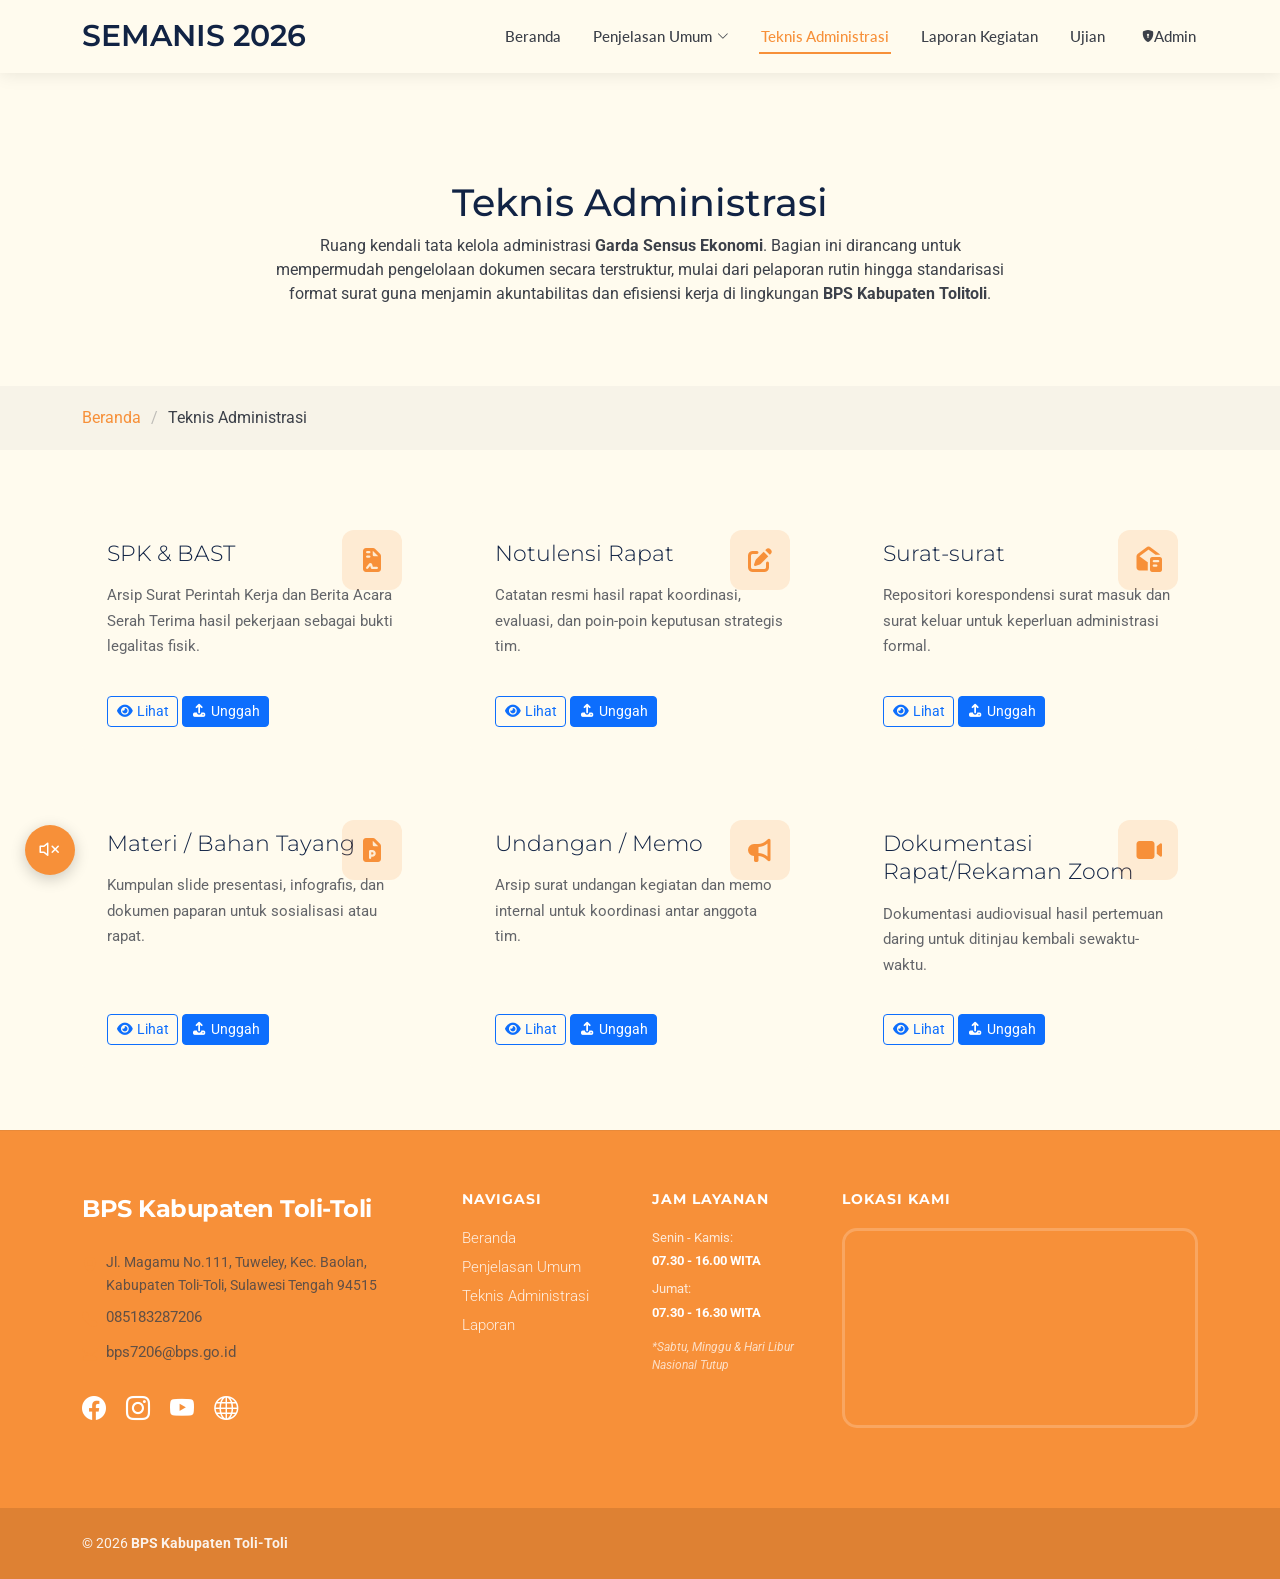
<file: administrasi.html>
﻿<!DOCTYPE html>
<html lang="en">

<head>
  <meta charset="utf-8">
  <meta content="width=device-width, initial-scale=1.0" name="viewport">
  <title>Teknis Administrasi Garda Sensus Ekonomi</title>
  <meta name="description" content="">
  <meta name="keywords" content="">

  <!-- Favicons -->
  <link href="assets/img/logo.png" rel="icon">
  <link href="assets/img/logo.png" rel="apple-touch-icon">

  <!-- Fonts -->
  <link href="https://fonts.googleapis.com" rel="preconnect">
  <link href="https://fonts.gstatic.com" rel="preconnect" crossorigin>
  <link
    href="https://fonts.googleapis.com/css2?family=Roboto:ital,wght@0,100;0,300;0,400;0,500;0,700;0,900;1,100;1,300;1,400;1,500;1,700;1,900&family=Montserrat:ital,wght@0,100;0,200;0,300;0,400;0,500;0,600;0,700;0,800;0,900;1,100;1,200;1,300;1,400;1,500;1,600;1,700;1,800;1,900&family=Lato:ital,wght@0,100;0,300;0,400;0,700;0,900;1,100;1,300;1,400;1,700;1,900&display=swap"
    rel="stylesheet">

  <!-- Vendor CSS Files -->
  <link href="assets/vendor/bootstrap/css/bootstrap.min.css" rel="stylesheet">
  <link href="assets/vendor/bootstrap-icons/bootstrap-icons.css" rel="stylesheet">
  <link href="assets/vendor/aos/aos.css" rel="stylesheet">
  <link href="assets/vendor/glightbox/css/glightbox.min.css" rel="stylesheet">
  <link href="assets/vendor/fontawesome-free/css/all.min.css" rel="stylesheet">
  <link href="assets/vendor/swiper/swiper-bundle.min.css" rel="stylesheet">

  <!-- Main CSS File -->
  <link href="assets/css/main.css" rel="stylesheet">

  <!-- =======================================================
  * Template Name: Garda
  * Template URL: https://bootstrapmade.com/Garda-bootstrap-template/
  * Updated: Jul 23 2025 with Bootstrap v5.3.7
  * Author: BootstrapMade.com
  * License: https://bootstrapmade.com/license/
  ======================================================== -->
</head>

<body class="administrasi-page">

  <header id="header" class="header fixed-top">


    <div class="branding d-flex align-items-cente">

     <div class="container position-relative d-flex align-items-center justify-content-between">
  <a href="index.html" class="logo d-flex align-items-center">
    <h1 class="sitename">SEMANIS 2026</h1>
  </a>

  <nav id="navmenu" class="navmenu">
    <ul>
      <li><a href="index.html">Beranda</a></li>
      <li class="dropdown"><a href="penjelasan.html"><span>Penjelasan Umum</span> <i class="bi bi-chevron-down toggle-dropdown"></i></a>
        <ul>
          <li><a href="penjelasan.html">Sensus Ekonomi</a></li>
          <li><a href="tim.html">Tim Pelaksana</a></li>
          <li><a href="kbli.php">KBLI</a></li>
        </ul>
      </li>
      <li><a href="administrasi.html" class="active" >Teknis Administrasi</a></li>
      <li><a href="laporan.html" >Laporan Kegiatan</a></li>
      <li><a href="ujian.php">Ujian</a></li>
      <li><a href="admin/login.php"><i class="bi bi-shield-lock-fill"></i> Admin</a></li>
<!-- <li><a href="publikasi.html">Output</a></li> -->
 <!-- <li><a href="monitoring.html">Monitoring</a></li> -->
    </ul>
    
    <i class="mobile-nav-toggle d-xl-none bi bi-list"></i>
  </nav>
</div>

    </div>

  </header>

  <main class="main">

    <div class="page-title">
  <div class="heading">
    <div class="container">
      <div class="row d-flex justify-content-center text-center">
        <div class="col-lg-8">
          <h1 class="heading-title">Teknis Administrasi</h1>
          <p class="mb-0">
            Ruang kendali tata kelola administrasi <strong>Garda Sensus Ekonomi</strong>. 
            Bagian ini dirancang untuk mempermudah pengelolaan dokumen secara terstruktur, 
            mulai dari pelaporan rutin hingga standarisasi format surat guna menjamin 
            akuntabilitas dan efisiensi kerja di lingkungan <strong>BPS Kabupaten Tolitoli</strong>.
          </p>
        </div>
      </div>
    </div>
  </div>
  <nav class="breadcrumbs">
    <div class="container">
      <ol>
        <li><a href="index.html">Beranda</a></li>
        <li class="current">Teknis Administrasi</li>
      </ol>
    </div>
  </nav>
</div>


    <section id="administration" class="administrasi section">

  <div class="container" data-aos="fade-up" data-aos-delay="100">

    <div class="row g-5">

      <div class="col-lg-4 col-md-6" data-aos="fade-up" data-aos-delay="100">
        <div class="administrasi-card">
          <div class="administrasi-icon">
            <i class="fas fa-file-contract"></i>
          </div>
          <div class="administrasi-content">
            <h3>SPK & BAST</h3>
            <p>Arsip Surat Perintah Kerja dan Berita Acara Serah Terima hasil pekerjaan sebagai bukti legalitas fisik.</p>
            <div class="admin-actions mt-3">
              <a href="https://drive.google.com/open?id=1P-0FDUHivV0PxVBjLTnpWnWjV_dIETHC&usp=drive_fs" target="_blank" class="btn btn-sm btn-outline-primary"><i class="fas fa-eye"></i> Lihat</a>
              <a href="https://drive.google.com/open?id=1P-0FDUHivV0PxVBjLTnpWnWjV_dIETHC&usp=drive_fs" target="_blank" class="btn btn-sm btn-primary"><i class="fas fa-upload"></i> Unggah</a>
            </div>
          </div>
        </div>
      </div>

      <div class="col-lg-4 col-md-6" data-aos="fade-up" data-aos-delay="200">
        <div class="administrasi-card">
          <div class="administrasi-icon">
            <i class="fas fa-edit"></i>
          </div>
          <div class="administrasi-content">
            <h3>Notulensi Rapat</h3>
            <p>Catatan resmi hasil rapat koordinasi, evaluasi, dan poin-poin keputusan strategis tim.</p>
            <div class="admin-actions mt-3">
              <a href="https://drive.google.com/open?id=1msgdlJ3y1T_VR_vnIwC_SamZsKoC79ji&usp=drive_fs" target="_blank" class="btn btn-sm btn-outline-primary"><i class="fas fa-eye"></i> Lihat</a>
              <a href="https://drive.google.com/open?id=1msgdlJ3y1T_VR_vnIwC_SamZsKoC79ji&usp=drive_fs" target="_blank" class="btn btn-sm btn-primary"><i class="fas fa-upload"></i> Unggah</a>
            </div>
          </div>
        </div>
      </div>

      <div class="col-lg-4 col-md-6" data-aos="fade-up" data-aos-delay="300">
        <div class="administrasi-card">
          <div class="administrasi-icon">
            <i class="fas fa-envelope-open-text"></i>
          </div>
          <div class="administrasi-content">
            <h3>Surat-surat</h3>
            <p>Repositori korespondensi surat masuk dan surat keluar untuk keperluan administrasi formal.</p>
            <div class="admin-actions mt-3">
              <a href="https://drive.google.com/open?id=1wO98ggQ3fgaYRsSZvo2kFAhRefDLG16Z&usp=drive_fs" target="_blank" class="btn btn-sm btn-outline-primary"><i class="fas fa-eye"></i> Lihat</a>
              <a href="https://drive.google.com/open?id=1wO98ggQ3fgaYRsSZvo2kFAhRefDLG16Z&usp=drive_fs" target="_blank" class="btn btn-sm btn-primary"><i class="fas fa-upload"></i> Unggah</a>
            </div>
          </div>
        </div>
      </div>

      <div class="col-lg-4 col-md-6" data-aos="fade-up" data-aos-delay="100">
        <div class="administrasi-card">
          <div class="administrasi-icon">
            <i class="fas fa-file-powerpoint"></i>
          </div>
          <div class="administrasi-content">
            <h3>Materi / Bahan Tayang</h3>
            <p>Kumpulan slide presentasi, infografis, dan dokumen paparan untuk sosialisasi atau rapat.</p>
            <div class="admin-actions mt-3">
              <a href="https://drive.google.com/open?id=1BdbtXrxg4dm65u33JJYekwu1gs875p7P&usp=drive_fs" target="_blank" class="btn btn-sm btn-outline-primary"><i class="fas fa-eye"></i> Lihat</a>
              <a href="https://drive.google.com/open?id=1BdbtXrxg4dm65u33JJYekwu1gs875p7P&usp=drive_fs" target="_blank" class="btn btn-sm btn-primary"><i class="fas fa-upload"></i> Unggah</a>
            </div>
          </div>
        </div>
      </div>

      <div class="col-lg-4 col-md-6" data-aos="fade-up" data-aos-delay="200">
        <div class="administrasi-card">
          <div class="administrasi-icon">
            <i class="fas fa-bullhorn"></i>
          </div>
          <div class="administrasi-content">
            <h3>Undangan / Memo</h3>
            <p>Arsip surat undangan kegiatan dan memo internal untuk koordinasi antar anggota tim.</p>
            <div class="admin-actions mt-3">
              <a href="https://drive.google.com/open?id=18UB121H949dPZmFdkgupV06TaBXn5PBU&usp=drive_fs" target="_blank" class="btn btn-sm btn-outline-primary"><i class="fas fa-eye"></i> Lihat</a>
              <a href="https://drive.google.com/open?id=18UB121H949dPZmFdkgupV06TaBXn5PBU&usp=drive_fs" target="_blank" class="btn btn-sm btn-primary"><i class="fas fa-upload"></i> Unggah</a>
            </div>
          </div>
        </div>
      </div>

      <div class="col-lg-4 col-md-6" data-aos="fade-up" data-aos-delay="300">
        <div class="administrasi-card">
          <div class="administrasi-icon">
            <i class="fas fa-video"></i>
          </div>
          <div class="administrasi-content">
            <h3>Dokumentasi Rapat/Rekaman Zoom</h3>
            <p>Dokumentasi audiovisual hasil pertemuan daring untuk ditinjau kembali sewaktu-waktu.</p>
            <div class="admin-actions mt-3">
              <a href="https://drive.google.com/open?id=1wtiLKe7yTajeYJcv5vy4sDm6y9-7ROGB&usp=drive_fs" target="_blank" class="btn btn-sm btn-outline-primary"><i class="fas fa-eye"></i> Lihat</a>
              <a href="https://drive.google.com/open?id=1wtiLKe7yTajeYJcv5vy4sDm6y9-7ROGB&usp=drive_fs" target="_blank" class="btn btn-sm btn-primary"><i class="fas fa-upload"></i> Unggah</a>
            </div>
          </div>
        </div>
      </div>

    </div>
  </div>

</section>
<audio id="bgMusic" loop>
  <source src="assets/video/lagu.mp3" type="audio/mpeg">
</audio>

<div class="music-control" onclick="toggleMusic()">
  <i id="musicIcon" class="bi bi-volume-mute"></i>
</div>

<script>
  const music = document.getElementById("bgMusic");
  const icon = document.getElementById("musicIcon");

  // Fungsi putar otomatis saat klik pertama kali di web
  function autoPlayMusic() {
    music.play().then(() => {
      icon.classList.replace("bi-volume-mute", "bi-volume-up");
      document.removeEventListener('click', autoPlayMusic);
    }).catch(error => console.log("Menunggu interaksi..."));
  }

  document.addEventListener('click', autoPlayMusic);

  function toggleMusic() {
    if (music.paused) {
      music.play();
      icon.classList.replace("bi-volume-mute", "bi-volume-up");
    } else {
      music.pause();
      icon.classList.replace("bi-volume-up", "bi-volume-mute");
    }
  }
</script>
  </main>

<footer id="footer" class="footer-16 footer position-relative" style="background-color: var(--accent-color); color: #ffffff; padding-top: 60px;">

  <div class="container">
    <div class="footer-main" data-aos="fade-up" data-aos-delay="100">
      <div class="row align-items-start">

        <div class="col-lg-4">
          <div class="brand-section">
            <a href="index.html" class="logo d-flex align-items-center mb-4" style="text-decoration: none;">
              <span class="sitename" style="color: #ffffff; font-weight: 700; font-size: 1.5rem;">BPS Kabupaten Toli-Toli</span>
            </a>
            <p class="brand-description" style="color: rgba(255, 255, 255, 0.9); line-height: 1.6;">
              
            </p>

            <div class="contact-info mt-4">
              <div class="contact-item mb-2">
                <i class="bi bi-geo-alt-fill me-2"></i>
                <span style="font-size: 0.9rem;">Jl. Magamu No.111, Tuweley, Kec. Baolan, Kabupaten Toli-Toli, Sulawesi Tengah 94515</span>
              </div>
              <div class="contact-item mb-2">
                <i class="bi bi-telephone-fill me-2"></i>
                <span>085183287206</span>
              </div>
              <div class="contact-item mb-2">
                <i class="bi bi-envelope-fill me-2"></i>
                <span>bps7206@bps.go.id</span>
              </div>
            </div>

            <div class="social-links mt-4">
              <a href="https://www.facebook.com/profile.php?id=61589155730437" class="me-3 text-white"><i class="bi bi-facebook fs-4"></i></a>
              <a href="https://www.instagram.com/bpstolitoli/" class="me-3 text-white"><i class="bi bi-instagram fs-4"></i></a>
              <a href="https://youtube.com/@bpskabupatentolitoli4010?si=hPO81wq7eE5WNBgk" class="me-3 text-white"><i class="bi bi-youtube fs-4"></i></a>
              <a href="https://tolitolikab.bps.go.id/" class="text-white"><i class="bi bi-globe fs-4"></i></a>
            </div>
          </div>
        </div>

        <div class="col-lg-4 mt-5 mt-lg-0">
          <div class="row">
            <div class="col-6">
              <div class="nav-column">
                <h6 style="color: #ffffff; font-weight: 700; text-transform: uppercase; font-size: 0.85rem; letter-spacing: 1px; margin-bottom: 20px;">Navigasi</h6>
                <nav class="footer-nav d-flex flex-column gap-2">
                  <a href="index.html" style="color: rgba(255, 255, 255, 0.85); text-decoration: none; transition: 0.3s;">Beranda</a>
                  <a href="penjelasan.html" style="color: rgba(255, 255, 255, 0.85); text-decoration: none; transition: 0.3s;">Penjelasan Umum</a>
                  <a href="administrasi.html" style="color: rgba(255, 255, 255, 0.85); text-decoration: none; transition: 0.3s;">Teknis Administrasi</a>
                  <a href="laporan.html" style="color: rgba(255, 255, 255, 0.85); text-decoration: none; transition: 0.3s;">Laporan</a>
                    <!--<a href="publikasi.html" style="color: rgba(255, 255, 255, 0.85); text-decoration: none; transition: 0.3s;">Output</a>-->
                </nav>
              </div>
            </div>
            <div class="col-6">
              <div class="nav-column">
                <h6 style="color: #ffffff; font-weight: 700; text-transform: uppercase; font-size: 0.85rem; letter-spacing: 1px; margin-bottom: 20px;">Jam Layanan</h6>
                <p class="small mb-1" style="opacity: 0.8;">Senin - Kamis:</p>
                <p class="fw-bold small mb-2">07.30 - 16.00 WITA</p>
                <p class="small mb-1" style="opacity: 0.8;">Jumat:</p>
                <p class="fw-bold small mb-3">07.30 - 16.30 WITA</p>
                <p style="color: rgba(255, 255, 255, 0.7); font-size: 0.75rem; font-style: italic;">*Sabtu, Minggu & Hari Libur Nasional Tutup</p>
              </div>
            </div>
          </div>
        </div>

        <div class="col-lg-4 mt-5 mt-lg-0">
          <h6 style="color: #ffffff; font-weight: 700; text-transform: uppercase; font-size: 0.85rem; letter-spacing: 1px; margin-bottom: 20px;">Lokasi Kami</h6>
          <div class="map-container" style="width: 100%; height: 200px; border-radius: 15px; overflow: hidden; border: 3px solid rgba(255, 255, 255, 0.2);">
            <iframe 
              src="https://www.google.com/maps/embed?pb=!1m18!1m12!1m3!1d3989.1551286282065!2d120.8198227747264!3d1.0446880624812578!2m3!1f0!2f0!3f0!3m2!1i1024!2i768!4f13.1!3m3!1m2!1s0x32712b4be7b628b7%3A0x602e57994bfb76da!2sBadan%20Pusat%20Statistik%20Kabupaten%20Tolitoli!5e0!3m2!1sen!2sid!4v1776297625755!5m2!1sen!2sid" 
              width="100%" height="100%" style="border:0;" allowfullscreen="" loading="lazy">
            </iframe>
          </div>
        </div>

      </div>
    </div>
  </div>

  <div class="footer-bottom mt-5" style="background-color: rgba(0, 0, 0, 0.1); padding: 25px 0;">
    <div class="container">
      <div class="row align-items-center">
        <div class="col-md-6 text-center text-md-start">
          <p class="mb-0" style="font-size: 0.9rem; opacity: 0.9;">© 2026 <strong>BPS Kabupaten Toli-Toli</strong></p>
        </div>
        <div class="col-md-6 text-center text-md-end">
          <div class="credits" style="font-size: 0.8rem; opacity: 0.7;">
          </div>
        </div>
      </div>
    </div>
  </div>

</footer>


 <!-- Scroll Top -->
  <a href="#!" id="scroll-top" class="scroll-top d-flex align-items-center justify-content-center"><i
      class="bi bi-arrow-up-short"></i></a>

  <!-- Preloader -->
  <div id="preloader"></div>
<!-- Vendor JS Files -->
  <script src="assets/vendor/bootstrap/js/bootstrap.bundle.min.js"></script>
  <script src="assets/vendor/php-email-form/validate.js"></script>
  <script src="assets/vendor/aos/aos.js"></script>
  <script src="assets/vendor/glightbox/js/glightbox.min.js"></script>
  <script src="assets/vendor/purecounter/purecounter_vanilla.js"></script>
  <script src="assets/vendor/swiper/swiper-bundle.min.js"></script>

  <!-- Main JS File -->
  <script src="assets/js/main.js"></script>

  <!-- Script Custom (Hanya Countdown) -->
  <script>
    (function() {
      "use strict";

      /**
       * Countdown Timer Sensus Ekonomi 2026
       */
      const countdown = () => {
        const countDate = new Date("May 1, 2026 00:00:00").getTime();
        const now = new Date().getTime();
        const gap = countDate - now;

        const d = document.getElementById("days");
        const h = document.getElementById("hours");
        const m = document.getElementById("minutes");
        const s = document.getElementById("seconds");

        if (d && h && m && s) {
          if (gap > 0) {
            const second = 1000;
            const minute = second * 60;
            const hour = minute * 60;
            const day = hour * 24;

            d.innerText = Math.floor(gap / day);
            h.innerText = Math.floor((gap % day) / hour);
            m.innerText = Math.floor((gap % hour) / minute);
            s.innerText = Math.floor((gap % minute) / second);
          } else {
            d.innerText = "00";
            h.innerText = "00";
            m.innerText = "00";
            s.innerText = "00";
          }
        }
      };

      setInterval(countdown, 1000);
      countdown();
    })();
  </script>

</body>

</html>
</file>
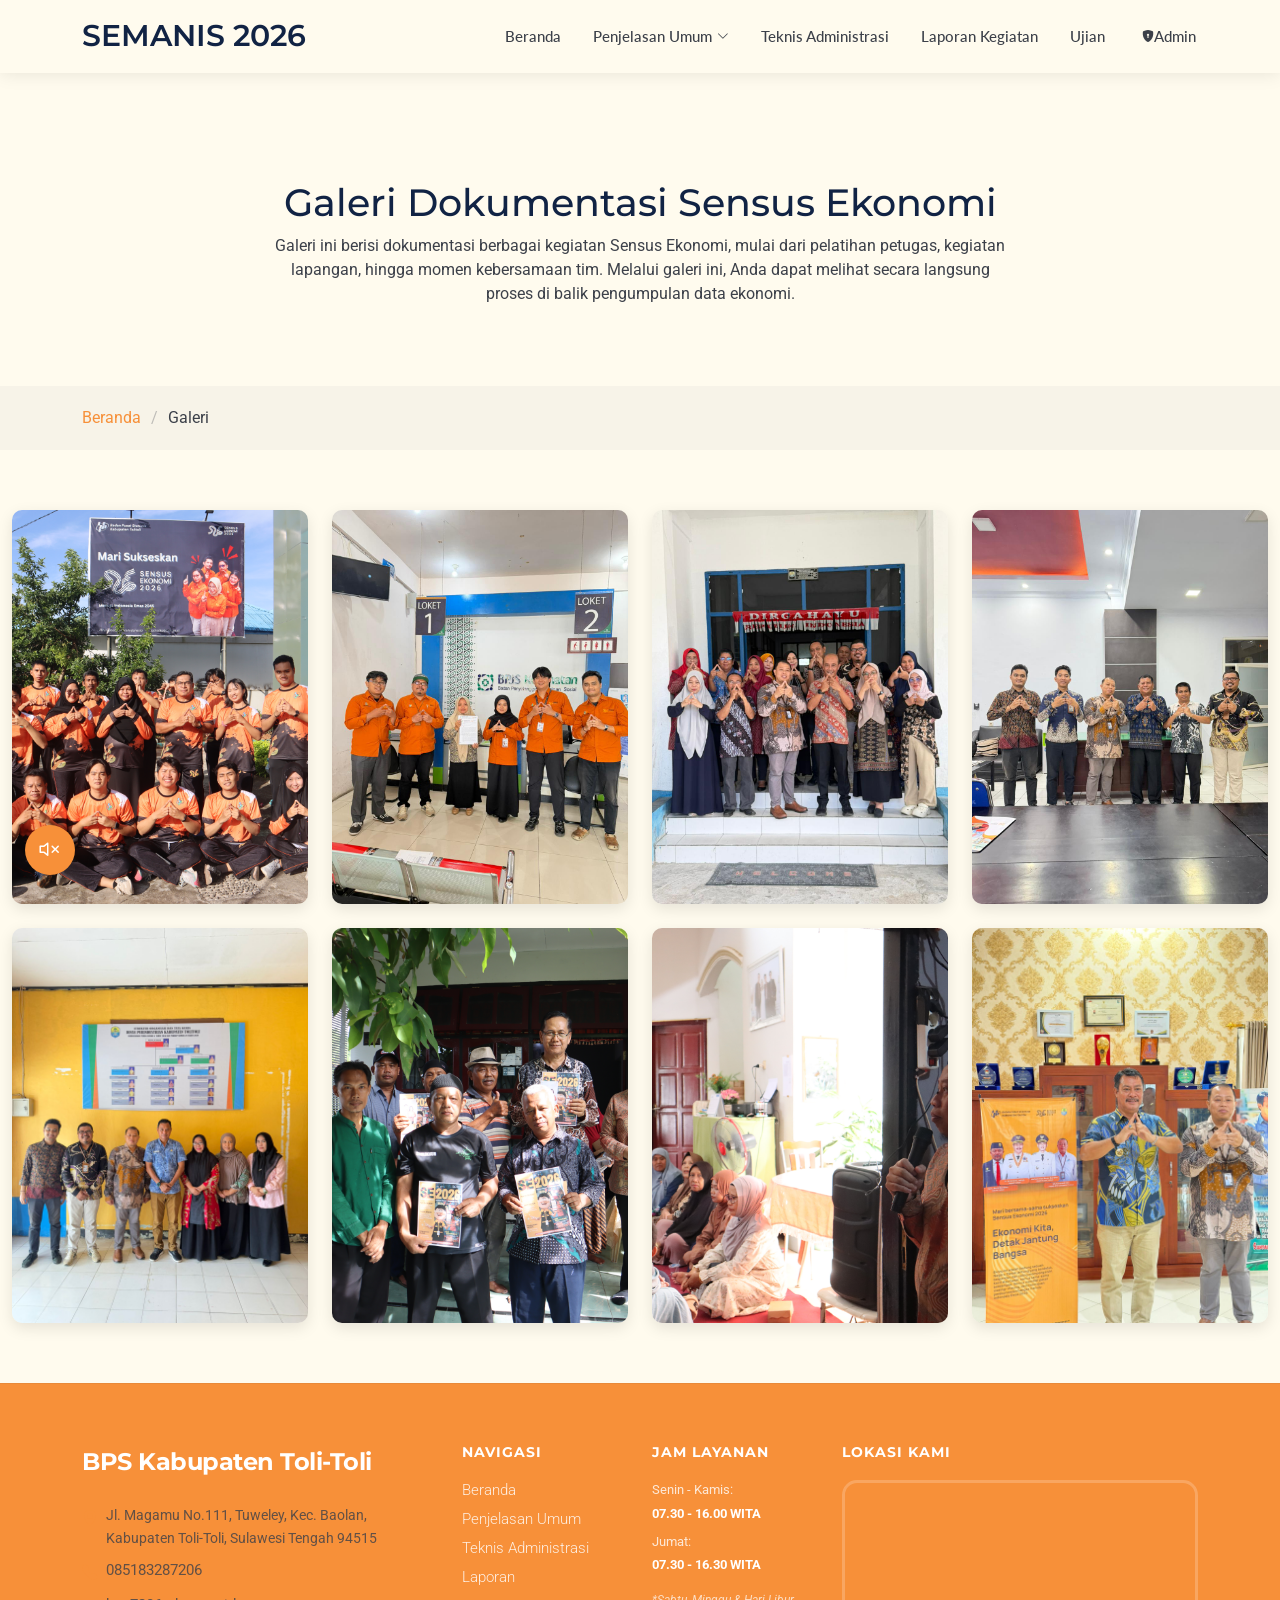
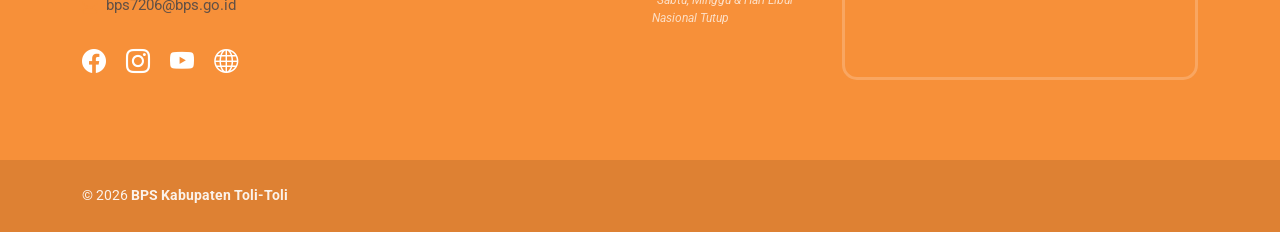
<file: gallery.html>
﻿<!DOCTYPE html>
<html lang="en">

<head>
  <meta charset="utf-8">
  <meta content="width=device-width, initial-scale=1.0" name="viewport">
  <title>Galeri Dokumentasi Garda Sensus Ekonomi</title>
  <meta name="description" content="">
  <meta name="keywords" content="">

 <!-- Favicons -->
  <link href="assets/img/logo.png" rel="icon">
  <link href="assets/img/logo.png" rel="apple-touch-icon">

  <!-- Fonts -->
  <link href="https://fonts.googleapis.com" rel="preconnect">
  <link href="https://fonts.gstatic.com" rel="preconnect" crossorigin>
  <link
    href="https://fonts.googleapis.com/css2?family=Roboto:ital,wght@0,100;0,300;0,400;0,500;0,700;0,900;1,100;1,300;1,400;1,500;1,700;1,900&family=Montserrat:ital,wght@0,100;0,200;0,300;0,400;0,500;0,600;0,700;0,800;0,900;1,100;1,200;1,300;1,400;1,500;1,600;1,700;1,800;1,900&family=Lato:ital,wght@0,100;0,300;0,400;0,700;0,900;1,100;1,300;1,400;1,700;1,900&display=swap"
    rel="stylesheet">

  <!-- Vendor CSS Files -->
  <link href="assets/vendor/bootstrap/css/bootstrap.min.css" rel="stylesheet">
  <link href="assets/vendor/bootstrap-icons/bootstrap-icons.css" rel="stylesheet">
  <link href="assets/vendor/aos/aos.css" rel="stylesheet">
  <link href="assets/vendor/glightbox/css/glightbox.min.css" rel="stylesheet">
  <link href="assets/vendor/fontawesome-free/css/all.min.css" rel="stylesheet">
  <link href="assets/vendor/swiper/swiper-bundle.min.css" rel="stylesheet">

  <!-- Main CSS File -->
  <link href="assets/css/main.css" rel="stylesheet">

  <!-- =======================================================
  * Template Name: Clinic
  * Template URL: https://bootstrapmade.com/clinic-bootstrap-template/
  * Updated: Jul 23 2025 with Bootstrap v5.3.7
  * Author: BootstrapMade.com
  * License: https://bootstrapmade.com/license/
  ======================================================== -->
</head>

<body class="gallery-page">

  <header id="header" class="header fixed-top">


    <div class="branding d-flex align-items-cente">

     <div class="container position-relative d-flex align-items-center justify-content-between">
  <a href="index.html" class="logo d-flex align-items-center">
    <h1 class="sitename">SEMANIS 2026</h1>
  </a>

  <nav id="navmenu" class="navmenu">
    <ul>
      <li><a href="index.html" >Beranda</a></li>
      <li class="dropdown"><a href="penjelasan.html"><span>Penjelasan Umum</span> <i class="bi bi-chevron-down toggle-dropdown"></i></a>
        <ul>
          <li><a href="penjelasan.html">Sensus Ekonomi</a></li>
          <li><a href="tim.html">Tim Pelaksana</a></li>
          <li><a href="kbli.php">KBLI</a></li>
        </ul>
      </li>
      <li><a href="administrasi.html">Teknis Administrasi</a></li>
      <li><a href="laporan.html">Laporan Kegiatan</a></li>
      <li><a href="ujian.php">Ujian</a></li>
      <li><a href="admin/login.php"><i class="bi bi-shield-lock-fill"></i> Admin</a></li>
<!-- <li><a href="publikasi.html">Output</a></li> -->
    </ul>
    
    <i class="mobile-nav-toggle d-xl-none bi bi-list"></i>
  </nav>
</div>

    </div>

  </header>

  <main class="main">

    <!-- Page Title -->
    <div class="page-title">
      <div class="heading">
        <div class="container">
          <div class="row d-flex justify-content-center text-center">
            <div class="col-lg-8">
              <h1 class="heading-title">Galeri Dokumentasi Sensus Ekonomi</h1>
              <p class="mb-0">
                Galeri ini berisi dokumentasi berbagai kegiatan Sensus Ekonomi, mulai dari pelatihan petugas, kegiatan lapangan, hingga momen kebersamaan tim. Melalui galeri ini, Anda dapat melihat secara langsung proses di balik pengumpulan data ekonomi.
              </p>
            </div>
          </div>
        </div>
      </div>
      <nav class="breadcrumbs">
        <div class="container">
          <ol>
            <li><a href="index.html">Beranda</a></li>
            <li class="current">Galeri</li>
          </ol>
        </div>
      </nav>
    </div><!-- End Page Title -->

    <!-- Gallery Section -->
    <section id="gallery" class="gallery section">

      <div class="container-fluid" data-aos="fade-up" data-aos-delay="100">

        <div class="row gy-4 justify-content-center">

          <div class="col-xl-3 col-lg-4 col-md-6">
            <div class="gallery-item h-100">
              <img src="assets/img/gallery/bajuse.JPG" class="img-fluid" alt="">
              <div class="gallery-links d-flex align-items-center justify-content-center">
                <a href="assets/img/gallery/bajuse.JPG" title="Gallery 1" class="glightbox preview-link"><i
                    class="bi bi-arrows-angle-expand"></i></a>
              </div>
            </div>
          </div><!-- End Gallery Item -->

          <div class="col-xl-3 col-lg-4 col-md-6">
            <div class="gallery-item h-100">
              <img src="assets/img/gallery/bpjs.jpeg" class="img-fluid" alt="">
              <div class="gallery-links d-flex align-items-center justify-content-center">
                <a href="assets/img/gallery/bpjs.jpeg" title="Gallery 2" class="glightbox preview-link"><i
                    class="bi bi-arrows-angle-expand"></i></a>
              </div>
            </div>
          </div><!-- End Gallery Item -->

          <div class="col-xl-3 col-lg-4 col-md-6">
            <div class="gallery-item h-100">
              <img src="assets/img/gallery/dukungan.jpeg" class="img-fluid" alt="">
              <div class="gallery-links d-flex align-items-center justify-content-center">
                <a href="assets/img/gallery/dukungan.jpeg" title="Gallery 3" class="glightbox preview-link"><i
                    class="bi bi-arrows-angle-expand"></i></a>
              </div>
            </div>
          </div><!-- End Gallery Item -->

          <div class="col-xl-3 col-lg-4 col-md-6">
            <div class="gallery-item h-100">
              <img src="assets/img/gallery/dukungan1.jpeg" class="img-fluid" alt="">
              <div class="gallery-links d-flex align-items-center justify-content-center">
                <a href="assets/img/gallery/dukungan1.jpeg" title="Gallery 4" class="glightbox preview-link"><i
                    class="bi bi-arrows-angle-expand"></i></a>
              </div>
            </div>
          </div><!-- End Gallery Item -->

          <div class="col-xl-3 col-lg-4 col-md-6">
            <div class="gallery-item h-100">
              <img src="assets/img/gallery/industri.jpeg" class="img-fluid" alt="">
              <div class="gallery-links d-flex align-items-center justify-content-center">
                <a href="assets/img/gallery/industri.jpeg" title="Gallery 5" class="glightbox preview-link"><i
                    class="bi bi-arrows-angle-expand"></i></a>
              </div>
            </div>
          </div><!-- End Gallery Item -->

          <div class="col-xl-3 col-lg-4 col-md-6">
            <div class="gallery-item h-100">
              <img src="assets/img/gallery/sosiljawa.JPG" class="img-fluid" alt="">
              <div class="gallery-links d-flex align-items-center justify-content-center">
                <a href="assets/img/gallery/sosiljawa.JPG" title="Gallery 6" class="glightbox preview-link"><i
                    class="bi bi-arrows-angle-expand"></i></a>
              </div>
            </div>
          </div><!-- End Gallery Item -->

          <div class="col-xl-3 col-lg-4 col-md-6">
            <div class="gallery-item h-100">
              <img src="assets/img/gallery/sosiljawa2.JPG" class="img-fluid" alt="">
              <div class="gallery-links d-flex align-items-center justify-content-center">
                <a href="assets/img/gallery/sosiljawa2.JPG" title="Gallery 7" class="glightbox preview-link"><i
                    class="bi bi-arrows-angle-expand"></i></a>
                <a href="gallery-single.html" class="details-link"><i class="bi bi-link-45deg"></i></a>
              </div>
            </div>
          </div><!-- End Gallery Item -->

          <div class="col-xl-3 col-lg-4 col-md-6">
            <div class="gallery-item h-100">
              <img src="assets/img/gallery/bupati.jpeg" class="img-fluid" alt="">
              <div class="gallery-links d-flex align-items-center justify-content-center">
                <a href="assets/img/gallery/bupati.jpeg" title="Gallery 8" class="glightbox preview-link"><i
                    class="bi bi-arrows-angle-expand"></i></a>
              </div>
            </div>
          </div><!-- End Gallery Item -->

        </div>

      </div>

    </section><!-- /Gallery Section -->

<audio id="bgMusic" loop>
  <source src="assets/video/lagu.mp3" type="audio/mpeg">
</audio>

<div class="music-control" onclick="toggleMusic()">
  <i id="musicIcon" class="bi bi-volume-mute"></i>
</div>

<script>
  const music = document.getElementById("bgMusic");
  const icon = document.getElementById("musicIcon");

  // Fungsi putar otomatis saat klik pertama kali di web
  function autoPlayMusic() {
    music.play().then(() => {
      icon.classList.replace("bi-volume-mute", "bi-volume-up");
      document.removeEventListener('click', autoPlayMusic);
    }).catch(error => console.log("Menunggu interaksi..."));
  }

  document.addEventListener('click', autoPlayMusic);

  function toggleMusic() {
    if (music.paused) {
      music.play();
      icon.classList.replace("bi-volume-mute", "bi-volume-up");
    } else {
      music.pause();
      icon.classList.replace("bi-volume-up", "bi-volume-mute");
    }
  }
</script>
  </main>

<footer id="footer" class="footer-16 footer position-relative" style="background-color: var(--accent-color); color: #ffffff; padding-top: 60px;">

  <div class="container">
    <div class="footer-main" data-aos="fade-up" data-aos-delay="100">
      <div class="row align-items-start">

        <div class="col-lg-4">
          <div class="brand-section">
            <a href="index.html" class="logo d-flex align-items-center mb-4" style="text-decoration: none;">
              <span class="sitename" style="color: #ffffff; font-weight: 700; font-size: 1.5rem;">BPS Kabupaten Toli-Toli</span>
            </a>
            <p class="brand-description" style="color: rgba(255, 255, 255, 0.9); line-height: 1.6;">
              
            </p>

            <div class="contact-info mt-4">
              <div class="contact-item mb-2">
                <i class="bi bi-geo-alt-fill me-2"></i>
                <span style="font-size: 0.9rem;">Jl. Magamu No.111, Tuweley, Kec. Baolan, Kabupaten Toli-Toli, Sulawesi Tengah 94515</span>
              </div>
              <div class="contact-item mb-2">
                <i class="bi bi-telephone-fill me-2"></i>
                <span>085183287206</span>
              </div>
              <div class="contact-item mb-2">
                <i class="bi bi-envelope-fill me-2"></i>
                <span>bps7206@bps.go.id</span>
              </div>
            </div>

            <div class="social-links mt-4">
              <a href="https://www.facebook.com/profile.php?id=61589155730437" class="me-3 text-white"><i class="bi bi-facebook fs-4"></i></a>
              <a href="https://www.instagram.com/bpstolitoli/" class="me-3 text-white"><i class="bi bi-instagram fs-4"></i></a>
              <a href="https://youtube.com/@bpskabupatentolitoli4010?si=hPO81wq7eE5WNBgk" class="me-3 text-white"><i class="bi bi-youtube fs-4"></i></a>
              <a href="https://tolitolikab.bps.go.id/" class="text-white"><i class="bi bi-globe fs-4"></i></a>
            </div>
          </div>
        </div>

        <div class="col-lg-4 mt-5 mt-lg-0">
          <div class="row">
            <div class="col-6">
              <div class="nav-column">
                <h6 style="color: #ffffff; font-weight: 700; text-transform: uppercase; font-size: 0.85rem; letter-spacing: 1px; margin-bottom: 20px;">Navigasi</h6>
                <nav class="footer-nav d-flex flex-column gap-2">
                  <a href="index.html" style="color: rgba(255, 255, 255, 0.85); text-decoration: none; transition: 0.3s;">Beranda</a>
                  <a href="penjelasan.html" style="color: rgba(255, 255, 255, 0.85); text-decoration: none; transition: 0.3s;">Penjelasan Umum</a>
                  <a href="administrasi.html" style="color: rgba(255, 255, 255, 0.85); text-decoration: none; transition: 0.3s;">Teknis Administrasi</a>
                  <a href="laporan.html" style="color: rgba(255, 255, 255, 0.85); text-decoration: none; transition: 0.3s;">Laporan</a>
                    <!--<a href="publikasi.html" style="color: rgba(255, 255, 255, 0.85); text-decoration: none; transition: 0.3s;">Output</a>-->
                </nav>
              </div>
            </div>
            <div class="col-6">
              <div class="nav-column">
                <h6 style="color: #ffffff; font-weight: 700; text-transform: uppercase; font-size: 0.85rem; letter-spacing: 1px; margin-bottom: 20px;">Jam Layanan</h6>
                <p class="small mb-1" style="opacity: 0.8;">Senin - Kamis:</p>
                <p class="fw-bold small mb-2">07.30 - 16.00 WITA</p>
                <p class="small mb-1" style="opacity: 0.8;">Jumat:</p>
                <p class="fw-bold small mb-3">07.30 - 16.30 WITA</p>
                <p style="color: rgba(255, 255, 255, 0.7); font-size: 0.75rem; font-style: italic;">*Sabtu, Minggu & Hari Libur Nasional Tutup</p>
              </div>
            </div>
          </div>
        </div>

        <div class="col-lg-4 mt-5 mt-lg-0">
          <h6 style="color: #ffffff; font-weight: 700; text-transform: uppercase; font-size: 0.85rem; letter-spacing: 1px; margin-bottom: 20px;">Lokasi Kami</h6>
          <div class="map-container" style="width: 100%; height: 200px; border-radius: 15px; overflow: hidden; border: 3px solid rgba(255, 255, 255, 0.2);">
            <iframe 
              src="https://www.google.com/maps/embed?pb=!1m18!1m12!1m3!1d3989.1551286282065!2d120.8198227747264!3d1.0446880624812578!2m3!1f0!2f0!3f0!3m2!1i1024!2i768!4f13.1!3m3!1m2!1s0x32712b4be7b628b7%3A0x602e57994bfb76da!2sBadan%20Pusat%20Statistik%20Kabupaten%20Tolitoli!5e0!3m2!1sen!2sid!4v1776297625755!5m2!1sen!2sid" 
              width="100%" height="100%" style="border:0;" allowfullscreen="" loading="lazy">
            </iframe>
          </div>
        </div>

      </div>
    </div>
  </div>

  <div class="footer-bottom mt-5" style="background-color: rgba(0, 0, 0, 0.1); padding: 25px 0;">
    <div class="container">
      <div class="row align-items-center">
        <div class="col-md-6 text-center text-md-start">
          <p class="mb-0" style="font-size: 0.9rem; opacity: 0.9;">© 2026 <strong>BPS Kabupaten Toli-Toli</strong></p>
        </div>
        <div class="col-md-6 text-center text-md-end">
          <div class="credits" style="font-size: 0.8rem; opacity: 0.7;">
          </div>
        </div>
      </div>
    </div>
  </div>

</footer>


  <!-- Scroll Top -->
  <a href="#!" id="scroll-top" class="scroll-top d-flex align-items-center justify-content-center"><i
      class="bi bi-arrow-up-short"></i></a>

  <!-- Preloader -->
  <div id="preloader"></div>

 <!-- Vendor JS Files -->
  <script src="assets/vendor/bootstrap/js/bootstrap.bundle.min.js"></script>
  <script src="assets/vendor/php-email-form/validate.js"></script>
  <script src="assets/vendor/aos/aos.js"></script>
  <script src="assets/vendor/glightbox/js/glightbox.min.js"></script>
  <script src="assets/vendor/purecounter/purecounter_vanilla.js"></script>
  <script src="assets/vendor/swiper/swiper-bundle.min.js"></script>

  <!-- Main JS File -->
  <script src="assets/js/main.js"></script>

  <!-- Script Custom (Hanya Countdown) -->
  <script>
    (function() {
      "use strict";

      /**
       * Countdown Timer Sensus Ekonomi 2026
       */
      const countdown = () => {
        const countDate = new Date("May 1, 2026 00:00:00").getTime();
        const now = new Date().getTime();
        const gap = countDate - now;

        const d = document.getElementById("days");
        const h = document.getElementById("hours");
        const m = document.getElementById("minutes");
        const s = document.getElementById("seconds");

        if (d && h && m && s) {
          if (gap > 0) {
            const second = 1000;
            const minute = second * 60;
            const hour = minute * 60;
            const day = hour * 24;

            d.innerText = Math.floor(gap / day);
            h.innerText = Math.floor((gap % day) / hour);
            m.innerText = Math.floor((gap % hour) / minute);
            s.innerText = Math.floor((gap % minute) / second);
          } else {
            d.innerText = "00";
            h.innerText = "00";
            m.innerText = "00";
            s.innerText = "00";
          }
        }
      };

      setInterval(countdown, 1000);
      countdown();
    })();
  </script>
</body>

</html>
</file>
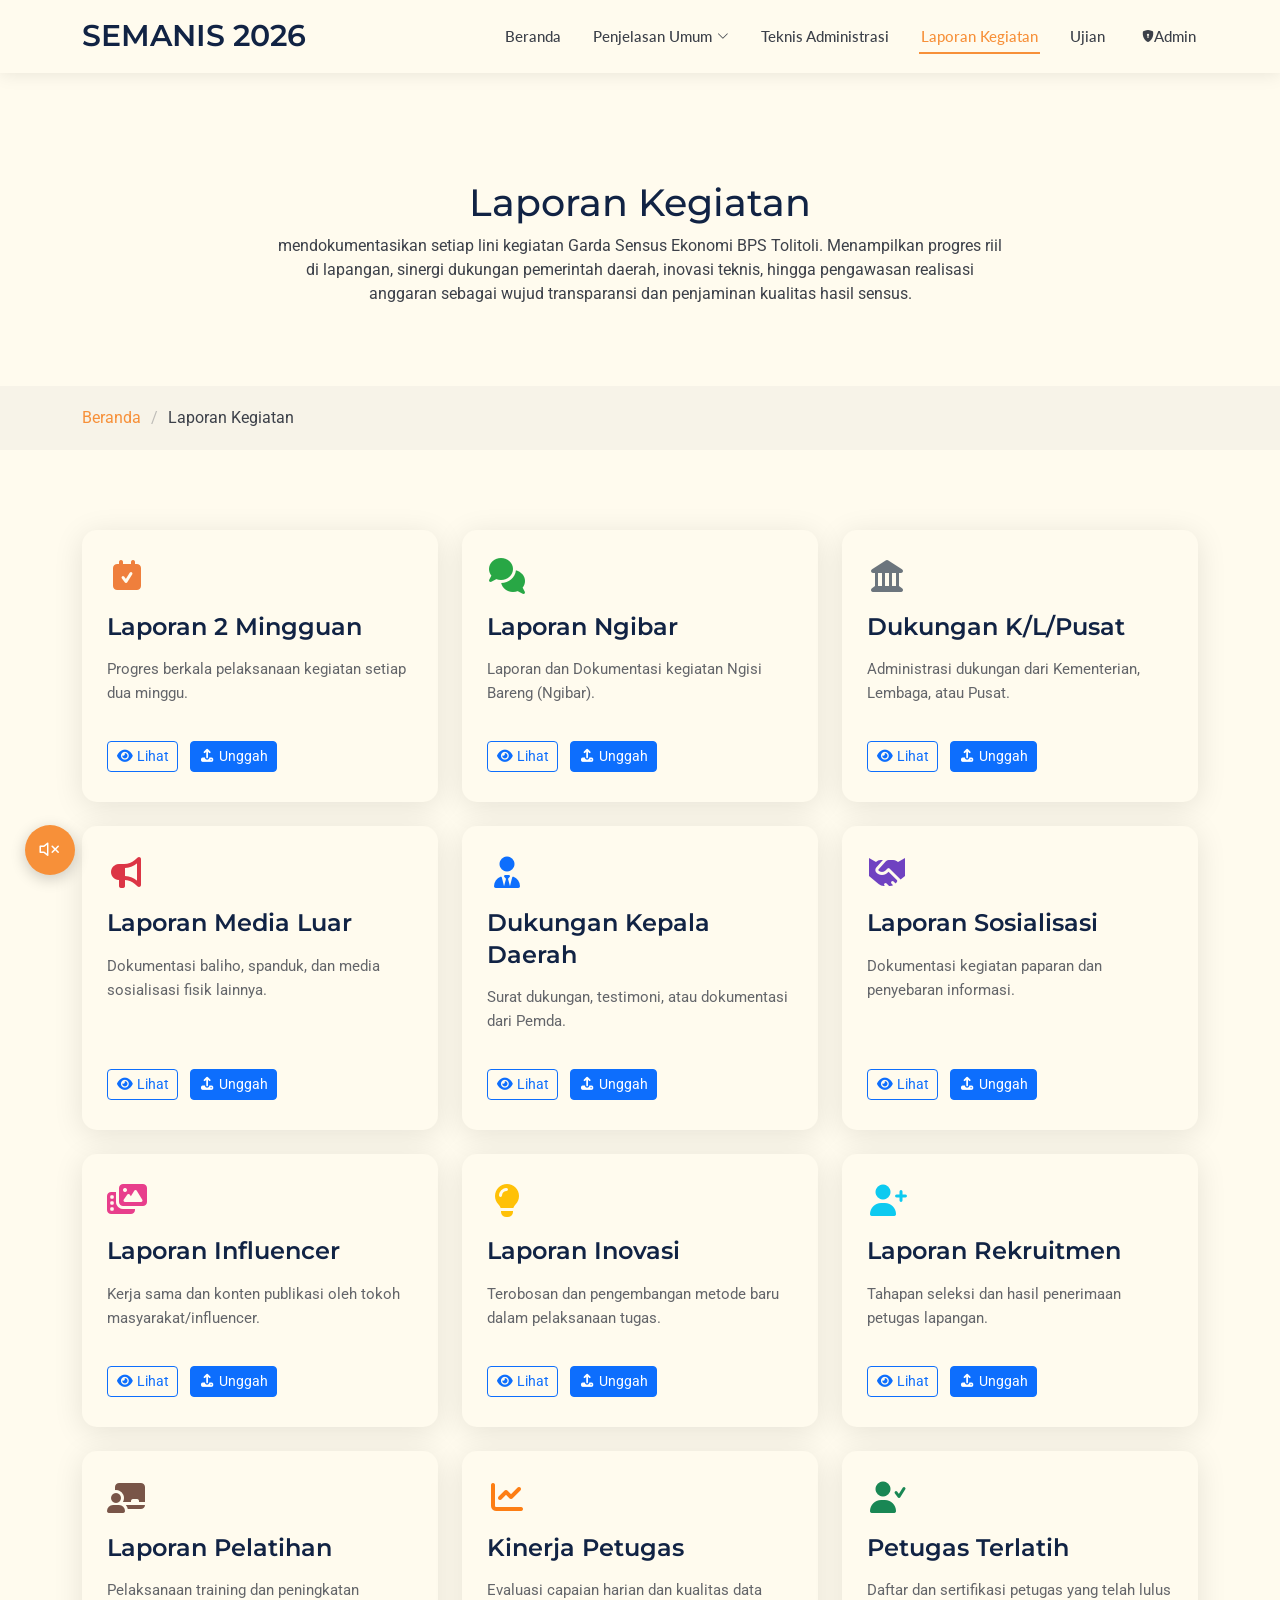
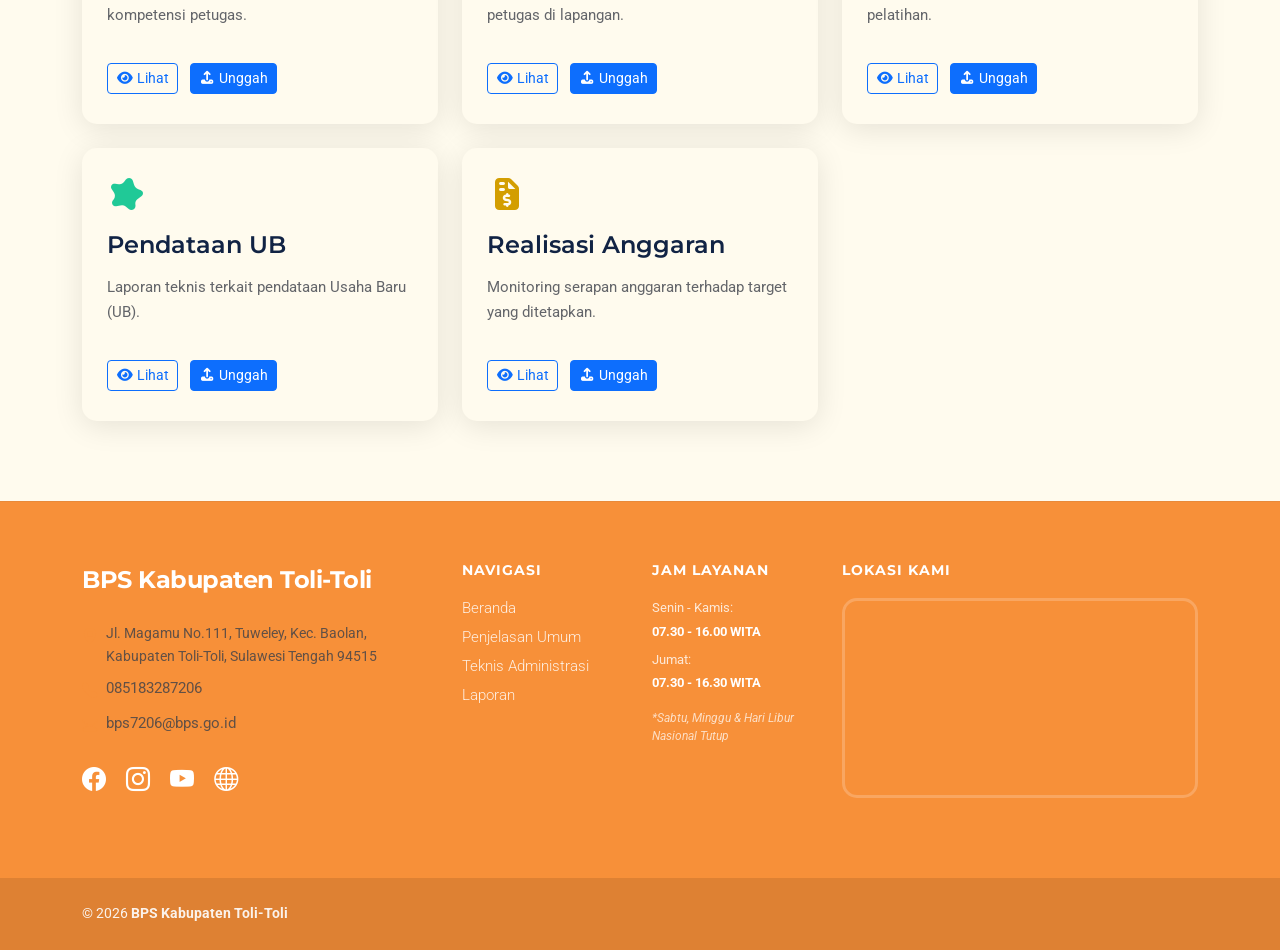
<file: laporan.html>
﻿<!DOCTYPE html>
<html lang="en">

<head>
  <meta charset="utf-8">
  <meta content="width=device-width, initial-scale=1.0" name="viewport">
  <title>Laporan Kegiatan Garda Sensus Ekonomi</title>
  <meta name="description" content="">
  <meta name="keywords" content="">

 <!-- Favicons -->
  <link href="assets/img/logo.png" rel="icon">
  <link href="assets/img/logo.png" rel="apple-touch-icon">

  <!-- Fonts -->
  <link href="https://fonts.googleapis.com" rel="preconnect">
  <link href="https://fonts.gstatic.com" rel="preconnect" crossorigin>
  <link
    href="https://fonts.googleapis.com/css2?family=Roboto:ital,wght@0,100;0,300;0,400;0,500;0,700;0,900;1,100;1,300;1,400;1,500;1,700;1,900&family=Montserrat:ital,wght@0,100;0,200;0,300;0,400;0,500;0,600;0,700;0,800;0,900;1,100;1,200;1,300;1,400;1,500;1,600;1,700;1,800;1,900&family=Lato:ital,wght@0,100;0,300;0,400;0,700;0,900;1,100;1,300;1,400;1,700;1,900&display=swap"
    rel="stylesheet">

  <!-- Vendor CSS Files -->
  <link href="assets/vendor/bootstrap/css/bootstrap.min.css" rel="stylesheet">
  <link href="assets/vendor/bootstrap-icons/bootstrap-icons.css" rel="stylesheet">
  <link href="assets/vendor/aos/aos.css" rel="stylesheet">
  <link href="assets/vendor/glightbox/css/glightbox.min.css" rel="stylesheet">
  <link href="assets/vendor/fontawesome-free/css/all.min.css" rel="stylesheet">
  <link href="assets/vendor/swiper/swiper-bundle.min.css" rel="stylesheet">

  <!-- Main CSS File -->
  <link href="assets/css/main.css" rel="stylesheet">

  <!-- =======================================================
  * Template Name: Garda
  * Template URL: https://bootstrapmade.com/Garda-bootstrap-template/
  * Updated: Jul 23 2025 with Bootstrap v5.3.7
  * Author: BootstrapMade.com
  * License: https://bootstrapmade.com/license/
  ======================================================== -->
</head>

<body class="laporan-page">

  <header id="header" class="header fixed-top">


    <div class="branding d-flex align-items-cente">

     <div class="container position-relative d-flex align-items-center justify-content-between">
  <a href="index.html" class="logo d-flex align-items-center">
    <h1 class="sitename">SEMANIS 2026</h1>
  </a>

  <nav id="navmenu" class="navmenu">
    <ul>
      <li><a href="index.html">Beranda</a></li>
      <li class="dropdown"><a href="penjelasan.html"><span>Penjelasan Umum</span> <i class="bi bi-chevron-down toggle-dropdown"></i></a>
        <ul>
          <li><a href="penjelasan.html">Sensus Ekonomi</a></li>
          <li><a href="tim.html">Tim Pelaksana</a></li>
          <li><a href="kbli.php">KBLI</a></li>
        </ul>
      </li>
      <li><a href="administrasi.html">Teknis Administrasi</a></li>
      <li><a href="laporan.html" class="active">Laporan Kegiatan</a></li>
      <li><a href="ujian.php">Ujian</a></li>
      <li><a href="admin/login.php"><i class="bi bi-shield-lock-fill"></i> Admin</a></li>
<!-- <li><a href="publikasi.html">Output</a></li> -->
 <!-- <li><a href="monitoring.html">Monitoring</a></li> -->
    </ul>
    
    <i class="mobile-nav-toggle d-xl-none bi bi-list"></i>
  </nav>
</div>

    </div>

  </header>

  <main class="main">

    <!-- Page Title -->
    <div class="page-title">
      <div class="heading">
        <div class="container">
          <div class="row d-flex justify-content-center text-center">
            <div class="col-lg-8">
              <h1 class="heading-title">Laporan Kegiatan</h1>
              <p class="mb-0">
                mendokumentasikan setiap lini kegiatan Garda Sensus Ekonomi BPS Tolitoli.
                 Menampilkan progres riil di lapangan, sinergi dukungan pemerintah daerah, 
                inovasi teknis, hingga pengawasan realisasi anggaran sebagai wujud transparansi dan 
                penjaminan kualitas hasil sensus.
              </p>
            </div>
          </div>
        </div>
      </div>
  <nav class="breadcrumbs">
    <div class="container">
      <ol>
        <li><a href="index.html">Beranda</a></li>
        <li class="current">Laporan Kegiatan</li>
      </ol>
    </div>
  </nav>
</div><section id="laporan" class="laporan section">
  <div class="container" data-aos="fade-up" data-aos-delay="100">
    <div class="row gy-4">

      <div class="col-lg-4 col-md-6" data-aos="fade-up" data-aos-delay="100">
        <div class="service-item">
          <div class="service-content">
            <div class="icon-box mb-3"><i class="fas fa-calendar-check fa-2x" style="color: #ef7f3c;"></i></div>
            <h3>Laporan 2 Mingguan</h3>
            <p>Progres berkala pelaksanaan kegiatan setiap dua minggu.</p>
            <div class="mt-3">
              <a href="https://drive.google.com/open?id=1raHiIUGEuUyBymw1ErzKz1lHJdItxTh_&usp=drive_fs" target="_blank" class="btn btn-sm btn-outline-primary"><i class="fas fa-eye"></i> Lihat</a>
              <a href="https://drive.google.com/open?id=1raHiIUGEuUyBymw1ErzKz1lHJdItxTh_&usp=drive_fs" target="_blank" class="btn btn-sm btn-primary ms-2"><i class="fas fa-upload"></i> Unggah</a>
            </div>
          </div>
        </div>
      </div>

      <div class="col-lg-4 col-md-6" data-aos="fade-up" data-aos-delay="150">
        <div class="service-item">
          <div class="service-content">
            <div class="icon-box mb-3"><i class="fas fa-comments fa-2x" style="color: #28a745;"></i></div>
            <h3>Laporan Ngibar</h3>
            <p>Laporan dan Dokumentasi kegiatan Ngisi Bareng (Ngibar).</p>
            <div class="mt-3">
              <a href="https://drive.google.com/open?id=1JaH-vAVs2tGkm0ZLWtr8TUDf6gRhIXwf&usp=drive_fs" target="_blank" class="btn btn-sm btn-outline-primary"><i class="fas fa-eye"></i> Lihat</a>
              <a href="https://drive.google.com/open?id=1JaH-vAVs2tGkm0ZLWtr8TUDf6gRhIXwf&usp=drive_fs" target="_blank" class="btn btn-sm btn-primary ms-2"><i class="fas fa-upload"></i> Unggah</a>
            </div>
          </div>
        </div>
      </div>

      <div class="col-lg-4 col-md-6" data-aos="fade-up" data-aos-delay="200">
        <div class="service-item">
          <div class="service-content">
            <div class="icon-box mb-3"><i class="fas fa-landmark fa-2x" style="color: #6c757d;"></i></div>
            <h3>Dukungan K/L/Pusat</h3>
            <p>Administrasi dukungan dari Kementerian, Lembaga, atau Pusat.</p>
            <div class="mt-3">
              <a href="https://drive.google.com/open?id=1meTlnger5Xwtfoj34kgLgfjY73Ekbp0q&usp=drive_fs" target="_blank" class="btn btn-sm btn-outline-primary"><i class="fas fa-eye"></i> Lihat</a>
              <a href="https://drive.google.com/open?id=1meTlnger5Xwtfoj34kgLgfjY73Ekbp0q&usp=drive_fs" target="_blank" class="btn btn-sm btn-primary ms-2"><i class="fas fa-upload"></i> Unggah</a>
            </div>
          </div>
        </div>
      </div>

      <div class="col-lg-4 col-md-6" data-aos="fade-up" data-aos-delay="250">
        <div class="service-item">
          <div class="service-content">
            <div class="icon-box mb-3"><i class="fas fa-bullhorn fa-2x" style="color: #dc3545;"></i></div>
            <h3>Laporan Media Luar</h3>
            <p>Dokumentasi baliho, spanduk, dan media sosialisasi fisik lainnya.</p>
            <div class="mt-3">
              <a href="https://drive.google.com/open?id=1dRHfK8Hwhza66TzYa1q_mXGSRijGxvir&usp=drive_fs" target="_blank" class="btn btn-sm btn-outline-primary"><i class="fas fa-eye"></i> Lihat</a>
              <a href="https://drive.google.com/open?id=1dRHfK8Hwhza66TzYa1q_mXGSRijGxvir&usp=drive_fs" target="_blank" class="btn btn-sm btn-primary ms-2"><i class="fas fa-upload"></i> Unggah</a>
            </div>
          </div>
        </div>
      </div>

      <div class="col-lg-4 col-md-6" data-aos="fade-up" data-aos-delay="300">
        <div class="service-item">
          <div class="service-content">
            <div class="icon-box mb-3"><i class="fas fa-user-tie fa-2x" style="color: #0d6efd;"></i></div>
            <h3>Dukungan Kepala Daerah</h3>
            <p>Surat dukungan, testimoni, atau dokumentasi dari Pemda.</p>
            <div class="mt-3">
              <a href="https://drive.google.com/open?id=1cytlbpsMAltnVRfiYfnOXXhogLDzZG1v&usp=drive_fs" target="_blank" class="btn btn-sm btn-outline-primary"><i class="fas fa-eye"></i> Lihat</a>
              <a href="https://drive.google.com/open?id=1cytlbpsMAltnVRfiYfnOXXhogLDzZG1v&usp=drive_fs" target="_blank" class="btn btn-sm btn-primary ms-2"><i class="fas fa-upload"></i> Unggah</a>
            </div>
          </div>
        </div>
      </div>

      <div class="col-lg-4 col-md-6" data-aos="fade-up" data-aos-delay="350">
        <div class="service-item">
          <div class="service-content">
            <div class="icon-box mb-3"><i class="fas fa-handshake fa-2x" style="color: #6f42c1;"></i></div>
            <h3>Laporan Sosialisasi</h3>
            <p>Dokumentasi kegiatan paparan dan penyebaran informasi.</p>
            <div class="mt-3">
              <a href="https://drive.google.com/open?id=178evQ-SX-u2yq3Lc1BWcfvl0nGk9EEE1&usp=drive_fs" target="_blank" class="btn btn-sm btn-outline-primary"><i class="fas fa-eye"></i> Lihat</a>
              <a href="https://drive.google.com/open?id=178evQ-SX-u2yq3Lc1BWcfvl0nGk9EEE1&usp=drive_fs" target="_blank" class="btn btn-sm btn-primary ms-2"><i class="fas fa-upload"></i> Unggah</a>
            </div>
          </div>
        </div>
      </div>

      <div class="col-lg-4 col-md-6" data-aos="fade-up" data-aos-delay="400">
        <div class="service-item">
          <div class="service-content">
            <div class="icon-box mb-3"><i class="fas fa-photo-video fa-2x" style="color: #e83e8c;"></i></div>
            <h3>Laporan Influencer</h3>
            <p>Kerja sama dan konten publikasi oleh tokoh masyarakat/influencer.</p>
            <div class="mt-3">
              <a href="https://drive.google.com/open?id=1b-rFSWkFtA45GFHOU4PkpSqeRjGO28VN&usp=drive_fs" target="_blank" class="btn btn-sm btn-outline-primary"><i class="fas fa-eye"></i> Lihat</a>
              <a href="https://drive.google.com/open?id=1b-rFSWkFtA45GFHOU4PkpSqeRjGO28VN&usp=drive_fs" target="_blank" class="btn btn-sm btn-primary ms-2"><i class="fas fa-upload"></i> Unggah</a>
            </div>
          </div>
        </div>
      </div>

      <div class="col-lg-4 col-md-6" data-aos="fade-up" data-aos-delay="450">
        <div class="service-item">
          <div class="service-content">
            <div class="icon-box mb-3"><i class="fas fa-lightbulb fa-2x" style="color: #ffc107;"></i></div>
            <h3>Laporan Inovasi</h3>
            <p>Terobosan dan pengembangan metode baru dalam pelaksanaan tugas.</p>
            <div class="mt-3">
              <a href="https://drive.google.com/open?id=1gaQj3V_7FprWAPCV4MiIP5SaIZs1KAkP&usp=drive_fs" target="_blank" class="btn btn-sm btn-outline-primary"><i class="fas fa-eye"></i> Lihat</a>
              <a href="https://drive.google.com/open?id=1gaQj3V_7FprWAPCV4MiIP5SaIZs1KAkP&usp=drive_fs" target="_blank" class="btn btn-sm btn-primary ms-2"><i class="fas fa-upload"></i> Unggah</a>
            </div>
          </div>
        </div>
      </div>

      <div class="col-lg-4 col-md-6" data-aos="fade-up" data-aos-delay="500">
        <div class="service-item">
          <div class="service-content">
            <div class="icon-box mb-3"><i class="fas fa-user-plus fa-2x" style="color: #0dcaf0;"></i></div>
            <h3>Laporan Rekruitmen</h3>
            <p>Tahapan seleksi dan hasil penerimaan petugas lapangan.</p>
            <div class="mt-3">
              <a href="https://drive.google.com/open?id=1ecPu7OAM_qOs2ceUmp9lOEntyQ3SCvi8&usp=drive_fs" target="_blank" class="btn btn-sm btn-outline-primary"><i class="fas fa-eye"></i> Lihat</a>
              <a href="https://drive.google.com/open?id=1ecPu7OAM_qOs2ceUmp9lOEntyQ3SCvi8&usp=drive_fs" target="_blank" class="btn btn-sm btn-primary ms-2"><i class="fas fa-upload"></i> Unggah</a>
            </div>
          </div>
        </div>
      </div>

      <div class="col-lg-4 col-md-6" data-aos="fade-up" data-aos-delay="550">
        <div class="service-item">
          <div class="service-content">
            <div class="icon-box mb-3"><i class="fas fa-chalkboard-teacher fa-2x" style="color: #795548;"></i></div>
            <h3>Laporan Pelatihan</h3>
            <p>Pelaksanaan training dan peningkatan kompetensi petugas.</p>
            <div class="mt-3">
              <a href="https://drive.google.com/open?id=1YQ0piVtSUWWQvybi-ASTdP6ak874YR3g&usp=drive_fs" target="_blank" class="btn btn-sm btn-outline-primary"><i class="fas fa-eye"></i> Lihat</a>
              <a href="https://drive.google.com/open?id=1YQ0piVtSUWWQvybi-ASTdP6ak874YR3g&usp=drive_fs" target="_blank" class="btn btn-sm btn-primary ms-2"><i class="fas fa-upload"></i> Unggah</a>
            </div>
          </div>
        </div>
      </div>

      <div class="col-lg-4 col-md-6" data-aos="fade-up" data-aos-delay="600">
        <div class="service-item">
          <div class="service-content">
            <div class="icon-box mb-3"><i class="fas fa-chart-line fa-2x" style="color: #fd7e14;"></i></div>
            <h3>Kinerja Petugas</h3>
            <p>Evaluasi capaian harian dan kualitas data petugas di lapangan.</p>
            <div class="mt-3">
              <a href="https://drive.google.com/open?id=1yEfX5XOuJnwNlwDeGfLHEf4JdNCfXUIC&usp=drive_fs" target="_blank" class="btn btn-sm btn-outline-primary"><i class="fas fa-eye"></i> Lihat</a>
              <a href="https://drive.google.com/open?id=1yEfX5XOuJnwNlwDeGfLHEf4JdNCfXUIC&usp=drive_fs" target="_blank" class="btn btn-sm btn-primary ms-2"><i class="fas fa-upload"></i> Unggah</a>
            </div>
          </div>
        </div>
      </div>

      <div class="col-lg-4 col-md-6" data-aos="fade-up" data-aos-delay="650">
        <div class="service-item">
          <div class="service-content">
            <div class="icon-box mb-3"><i class="fas fa-user-check fa-2x" style="color: #198754;"></i></div>
            <h3>Petugas Terlatih</h3>
            <p>Daftar dan sertifikasi petugas yang telah lulus pelatihan.</p>
            <div class="mt-3">
              <a href="https://drive.google.com/open?id=17BKcwVYAFV6PNeiV8xw2U-HLgKcFFMcb&usp=drive_fs" target="_blank" class="btn btn-sm btn-outline-primary"><i class="fas fa-eye"></i> Lihat</a>
              <a href="https://drive.google.com/open?id=17BKcwVYAFV6PNeiV8xw2U-HLgKcFFMcb&usp=drive_fs" target="_blank" class="btn btn-sm btn-primary ms-2"><i class="fas fa-upload"></i> Unggah</a>
            </div>
          </div>
        </div>
      </div>

      <div class="col-lg-4 col-md-6" data-aos="fade-up" data-aos-delay="700">
        <div class="service-item">
          <div class="service-content">
            <div class="icon-box mb-3"><i class="fas fa-splotch fa-2x" style="color: #20c997;"></i></div>
            <h3>Pendataan UB</h3>
            <p>Laporan teknis terkait pendataan Usaha Baru (UB).</p>
            <div class="mt-3">
              <a href="https://drive.google.com/open?id=1_xLKHPh8JIbaVHMPO93GEOs6rwuzsTDo&usp=drive_fs" target="_blank" class="btn btn-sm btn-outline-primary"><i class="fas fa-eye"></i> Lihat</a>
              <a href="https://drive.google.com/open?id=1_xLKHPh8JIbaVHMPO93GEOs6rwuzsTDo&usp=drive_fs" target="_blank" class="btn btn-sm btn-primary ms-2"><i class="fas fa-upload"></i> Unggah</a>
            </div>
          </div>
        </div>
      </div>

      <div class="col-lg-4 col-md-6" data-aos="fade-up" data-aos-delay="750">
        <div class="service-item">
          <div class="service-content">
            <div class="icon-box mb-3"><i class="fas fa-file-invoice-dollar fa-2x" style="color: #d39e00;"></i></div>
            <h3>Realisasi Anggaran</h3>
            <p>Monitoring serapan anggaran terhadap target yang ditetapkan.</p>
            <div class="mt-3">
              <a href="https://drive.google.com/open?id=1FTVK1L_P0hzFwNQuMomMg_tQPLGBcIiq&usp=drive_fs" target="_blank" class="btn btn-sm btn-outline-primary"><i class="fas fa-eye"></i> Lihat</a>
              <a href="https://drive.google.com/open?id=1FTVK1L_P0hzFwNQuMomMg_tQPLGBcIiq&usp=drive_fs" target="_blank" class="btn btn-sm btn-primary ms-2"><i class="fas fa-upload"></i> Unggah</a>
            </div>
          </div>
        </div>
      </div>

    </div>
  </div>
</section>


<audio id="bgMusic" loop>
  <source src="assets/video/lagu.mp3" type="audio/mpeg">
</audio>

<div class="music-control" onclick="toggleMusic()">
  <i id="musicIcon" class="bi bi-volume-mute"></i>
</div>

<script>
  const music = document.getElementById("bgMusic");
  const icon = document.getElementById("musicIcon");

  // Fungsi putar otomatis saat klik pertama kali di web
  function autoPlayMusic() {
    music.play().then(() => {
      icon.classList.replace("bi-volume-mute", "bi-volume-up");
      document.removeEventListener('click', autoPlayMusic);
    }).catch(error => console.log("Menunggu interaksi..."));
  }

  document.addEventListener('click', autoPlayMusic);

  function toggleMusic() {
    if (music.paused) {
      music.play();
      icon.classList.replace("bi-volume-mute", "bi-volume-up");
    } else {
      music.pause();
      icon.classList.replace("bi-volume-up", "bi-volume-mute");
    }
  }
</script>

<footer id="footer" class="footer-16 footer position-relative" style="background-color: var(--accent-color); color: #ffffff; padding-top: 60px;">

  <div class="container">
    <div class="footer-main" data-aos="fade-up" data-aos-delay="100">
      <div class="row align-items-start">

        <div class="col-lg-4">
          <div class="brand-section">
            <a href="index.html" class="logo d-flex align-items-center mb-4" style="text-decoration: none;">
              <span class="sitename" style="color: #ffffff; font-weight: 700; font-size: 1.5rem;">BPS Kabupaten Toli-Toli</span>
            </a>
            <p class="brand-description" style="color: rgba(255, 255, 255, 0.9); line-height: 1.6;">
              
            </p>

            <div class="contact-info mt-4">
              <div class="contact-item mb-2">
                <i class="bi bi-geo-alt-fill me-2"></i>
                <span style="font-size: 0.9rem;">Jl. Magamu No.111, Tuweley, Kec. Baolan, Kabupaten Toli-Toli, Sulawesi Tengah 94515</span>
              </div>
              <div class="contact-item mb-2">
                <i class="bi bi-telephone-fill me-2"></i>
                <span>085183287206</span>
              </div>
              <div class="contact-item mb-2">
                <i class="bi bi-envelope-fill me-2"></i>
                <span>bps7206@bps.go.id</span>
              </div>
            </div>

            <div class="social-links mt-4">
              <a href="https://www.facebook.com/profile.php?id=61589155730437" class="me-3 text-white"><i class="bi bi-facebook fs-4"></i></a>
              <a href="https://www.instagram.com/bpstolitoli/" class="me-3 text-white"><i class="bi bi-instagram fs-4"></i></a>
              <a href="https://youtube.com/@bpskabupatentolitoli4010?si=hPO81wq7eE5WNBgk" class="me-3 text-white"><i class="bi bi-youtube fs-4"></i></a>
              <a href="https://tolitolikab.bps.go.id/" class="text-white"><i class="bi bi-globe fs-4"></i></a>
            </div>
          </div>
        </div>

        <div class="col-lg-4 mt-5 mt-lg-0">
          <div class="row">
            <div class="col-6">
              <div class="nav-column">
                <h6 style="color: #ffffff; font-weight: 700; text-transform: uppercase; font-size: 0.85rem; letter-spacing: 1px; margin-bottom: 20px;">Navigasi</h6>
                <nav class="footer-nav d-flex flex-column gap-2">
                  <a href="index.html" style="color: rgba(255, 255, 255, 0.85); text-decoration: none; transition: 0.3s;">Beranda</a>
                  <a href="penjelasan.html" style="color: rgba(255, 255, 255, 0.85); text-decoration: none; transition: 0.3s;">Penjelasan Umum</a>
                  <a href="administrasi.html" style="color: rgba(255, 255, 255, 0.85); text-decoration: none; transition: 0.3s;">Teknis Administrasi</a>
                  <a href="laporan.html" style="color: rgba(255, 255, 255, 0.85); text-decoration: none; transition: 0.3s;">Laporan</a>
  <!--<a href="publikasi.html" style="color: rgba(255, 255, 255, 0.85); text-decoration: none; transition: 0.3s;">Output</a>-->
                </nav>
              </div>
            </div>
            <div class="col-6">
              <div class="nav-column">
                <h6 style="color: #ffffff; font-weight: 700; text-transform: uppercase; font-size: 0.85rem; letter-spacing: 1px; margin-bottom: 20px;">Jam Layanan</h6>
                <p class="small mb-1" style="opacity: 0.8;">Senin - Kamis:</p>
                <p class="fw-bold small mb-2">07.30 - 16.00 WITA</p>
                <p class="small mb-1" style="opacity: 0.8;">Jumat:</p>
                <p class="fw-bold small mb-3">07.30 - 16.30 WITA</p>
                <p style="color: rgba(255, 255, 255, 0.7); font-size: 0.75rem; font-style: italic;">*Sabtu, Minggu & Hari Libur Nasional Tutup</p>
              </div>
            </div>
          </div>
        </div>

        <div class="col-lg-4 mt-5 mt-lg-0">
          <h6 style="color: #ffffff; font-weight: 700; text-transform: uppercase; font-size: 0.85rem; letter-spacing: 1px; margin-bottom: 20px;">Lokasi Kami</h6>
          <div class="map-container" style="width: 100%; height: 200px; border-radius: 15px; overflow: hidden; border: 3px solid rgba(255, 255, 255, 0.2);">
            <iframe 
              src="https://www.google.com/maps/embed?pb=!1m18!1m12!1m3!1d3989.1551286282065!2d120.8198227747264!3d1.0446880624812578!2m3!1f0!2f0!3f0!3m2!1i1024!2i768!4f13.1!3m3!1m2!1s0x32712b4be7b628b7%3A0x602e57994bfb76da!2sBadan%20Pusat%20Statistik%20Kabupaten%20Tolitoli!5e0!3m2!1sen!2sid!4v1776297625755!5m2!1sen!2sid" 
              width="100%" height="100%" style="border:0;" allowfullscreen="" loading="lazy">
            </iframe>
          </div>
        </div>

      </div>
    </div>
  </div>

  <div class="footer-bottom mt-5" style="background-color: rgba(0, 0, 0, 0.1); padding: 25px 0;">
    <div class="container">
      <div class="row align-items-center">
        <div class="col-md-6 text-center text-md-start">
          <p class="mb-0" style="font-size: 0.9rem; opacity: 0.9;">© 2026 <strong>BPS Kabupaten Toli-Toli</strong></p>
        </div>
        <div class="col-md-6 text-center text-md-end">
          <div class="credits" style="font-size: 0.8rem; opacity: 0.7;">
          </div>
        </div>
      </div>
    </div>
  </div>

</footer>


  <!-- Scroll Top -->
  <a href="#!" id="scroll-top" class="scroll-top d-flex align-items-center justify-content-center"><i
      class="bi bi-arrow-up-short"></i></a>

  <!-- Preloader -->
  <div id="preloader"></div>
<!-- Vendor JS Files -->
  <script src="assets/vendor/bootstrap/js/bootstrap.bundle.min.js"></script>
  <script src="assets/vendor/php-email-form/validate.js"></script>
  <script src="assets/vendor/aos/aos.js"></script>
  <script src="assets/vendor/glightbox/js/glightbox.min.js"></script>
  <script src="assets/vendor/purecounter/purecounter_vanilla.js"></script>
  <script src="assets/vendor/swiper/swiper-bundle.min.js"></script>

  <!-- Main JS File -->
  <script src="assets/js/main.js"></script>

  <!-- Script Custom (Hanya Countdown) -->
  <script>
    (function() {
      "use strict";

      /**
       * Countdown Timer Sensus Ekonomi 2026
       */
      const countdown = () => {
        const countDate = new Date("May 1, 2026 00:00:00").getTime();
        const now = new Date().getTime();
        const gap = countDate - now;

        const d = document.getElementById("days");
        const h = document.getElementById("hours");
        const m = document.getElementById("minutes");
        const s = document.getElementById("seconds");

        if (d && h && m && s) {
          if (gap > 0) {
            const second = 1000;
            const minute = second * 60;
            const hour = minute * 60;
            const day = hour * 24;

            d.innerText = Math.floor(gap / day);
            h.innerText = Math.floor((gap % day) / hour);
            m.innerText = Math.floor((gap % hour) / minute);
            s.innerText = Math.floor((gap % minute) / second);
          } else {
            d.innerText = "00";
            h.innerText = "00";
            m.innerText = "00";
            s.innerText = "00";
          }
        }
      };

      setInterval(countdown, 1000);
      countdown();
    })();
  </script>

</body>

</html>
</file>
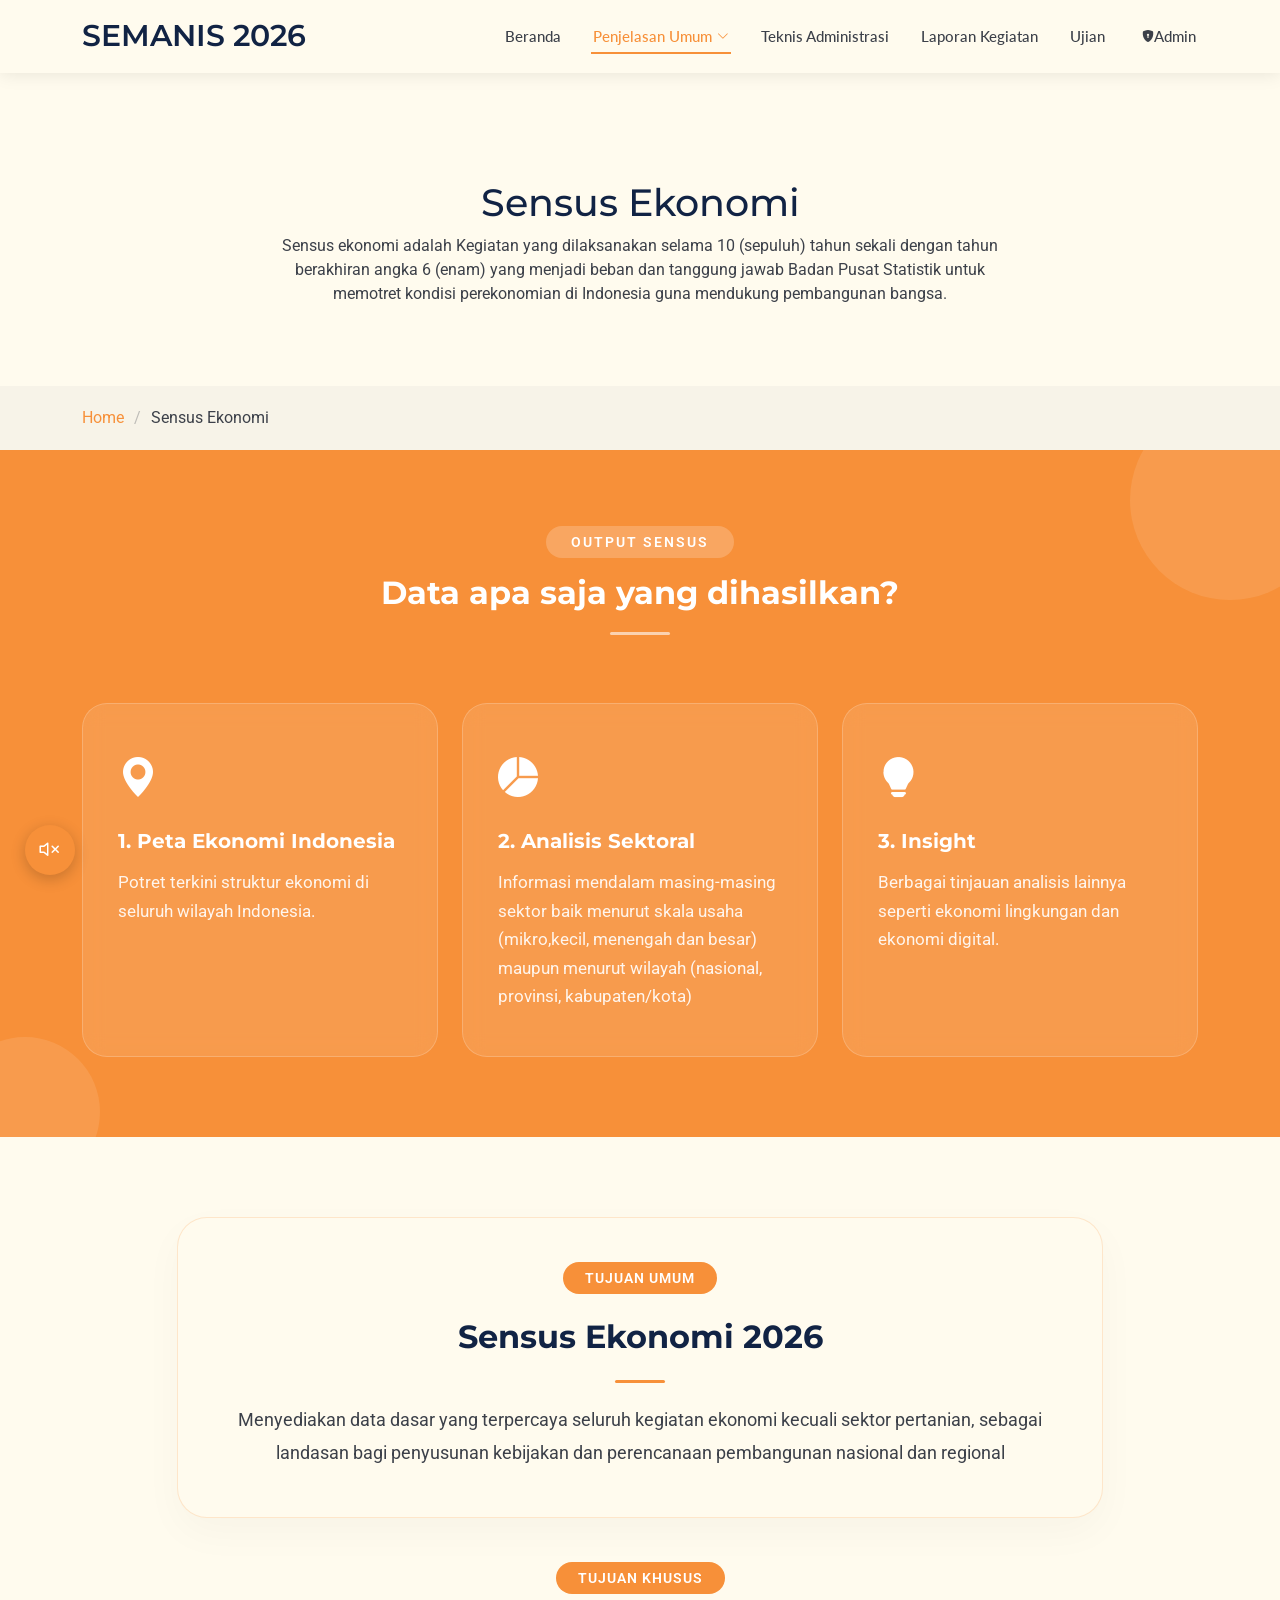
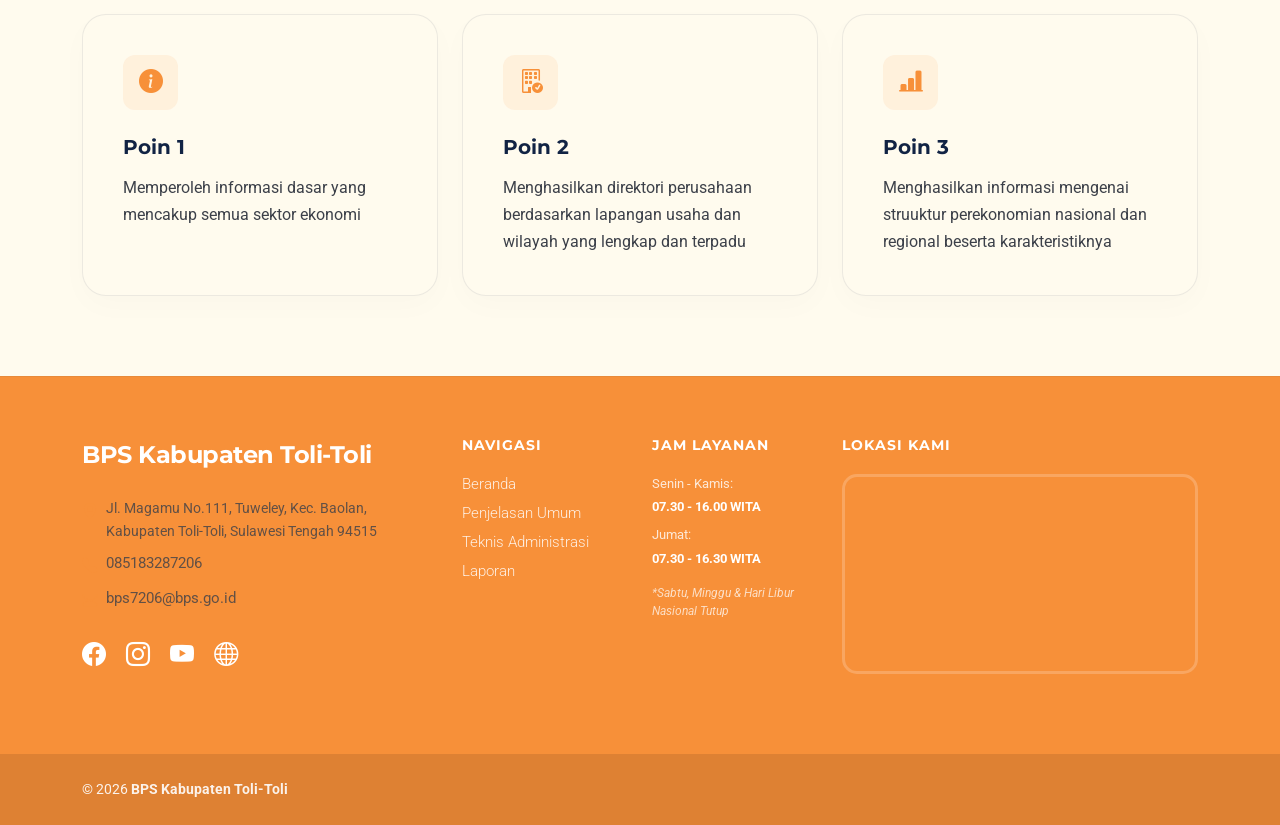
<file: penjelasan.html>
﻿<!DOCTYPE html>
<html lang="en">

<head>
  <meta charset="utf-8">
  <meta content="width=device-width, initial-scale=1.0" name="viewport">
  <title>Penjelasan Sensus Ekonomi</title>
  <meta name="description" content="">
  <meta name="keywords" content="">
 <!-- Favicons -->
  <link href="assets/img/logo.png" rel="icon">
  <link href="assets/img/logo.png" rel="apple-touch-icon">

  <!-- Fonts -->
  <link href="https://fonts.googleapis.com" rel="preconnect">
  <link href="https://fonts.gstatic.com" rel="preconnect" crossorigin>
  <link
    href="https://fonts.googleapis.com/css2?family=Roboto:ital,wght@0,100;0,300;0,400;0,500;0,700;0,900;1,100;1,300;1,400;1,500;1,700;1,900&family=Montserrat:ital,wght@0,100;0,200;0,300;0,400;0,500;0,600;0,700;0,800;0,900;1,100;1,200;1,300;1,400;1,500;1,600;1,700;1,800;1,900&family=Lato:ital,wght@0,100;0,300;0,400;0,700;0,900;1,100;1,300;1,400;1,700;1,900&display=swap"
    rel="stylesheet">

  <!-- Vendor CSS Files -->
  <link href="assets/vendor/bootstrap/css/bootstrap.min.css" rel="stylesheet">
  <link href="assets/vendor/bootstrap-icons/bootstrap-icons.css" rel="stylesheet">
  <link href="assets/vendor/aos/aos.css" rel="stylesheet">
  <link href="assets/vendor/glightbox/css/glightbox.min.css" rel="stylesheet">
  <link href="assets/vendor/fontawesome-free/css/all.min.css" rel="stylesheet">
  <link href="assets/vendor/swiper/swiper-bundle.min.css" rel="stylesheet">

  <!-- Main CSS File -->
  <link href="assets/css/main.css" rel="stylesheet">

  <!-- =======================================================
  * Template Name: Output
  * Template URL: https://bootstrapmade.com/Output-bootstrap-template/
  * Updated: Jul 23 2025 with Bootstrap v5.3.7
  * Author: BootstrapMade.com
  * License: https://bootstrapmade.com/license/
  ======================================================== -->
</head>

<body class="department-details-page">

 <header id="header" class="header fixed-top">


    <div class="branding d-flex align-items-cente">

     <div class="container position-relative d-flex align-items-center justify-content-between">
  <a href="index.html" class="logo d-flex align-items-center">
    <h1 class="sitename">SEMANIS 2026</h1>
  </a>

  <nav id="navmenu" class="navmenu">
    <ul>
      <li><a href="index.html">Beranda</a></li>
      <li class="dropdown"><a href="penjelasan.html" class="active"><span>Penjelasan Umum</span> <i class="bi bi-chevron-down toggle-dropdown"></i></a>
        <ul>
          <li><a href="penjelasan.html" class="active">Sensus Ekonomi</a></li>
          <li><a href="tim.html">Tim Pelaksana</a></li>
          <li><a href="kbli.php">KBLI</a></li>
        </ul>
      </li>
      <li><a href="administrasi.html">Teknis Administrasi</a></li>
      <li><a href="laporan.html">Laporan Kegiatan</a></li>
      <li><a href="ujian.php">Ujian</a></li>
      <li><a href="admin/login.php"><i class="bi bi-shield-lock-fill"></i> Admin</a></li>
<!-- <li><a href="publikasi.html">Output</a></li> -->
    </ul>
    
    <i class="mobile-nav-toggle d-xl-none bi bi-list"></i>
  </nav>
</div>

    </div>

  </header>

  <main class="main">

  <div class="page-title">
  <div class="heading">
    <div class="container">
      <div class="row d-flex justify-content-center text-center">
        <div class="col-lg-8">
          <h1 class="heading-title">Sensus Ekonomi</h1>
          <p class="mb-0">
            Sensus ekonomi adalah Kegiatan yang dilaksanakan selama 10 (sepuluh) tahun sekali dengan tahun berakhiran angka 6 (enam) yang menjadi beban dan tanggung jawab Badan Pusat Statistik untuk memotret kondisi perekonomian di Indonesia guna mendukung pembangunan bangsa.
          </p>
        </div>
      </div>
    </div>
  </div>
  <nav class="breadcrumbs">
    <div class="container">
      <ol>
        <li><a href="index.html">Home</a></li>
        <li class="current">Sensus Ekonomi</li>
      </ol>
    </div>
  </nav>
</div>
<section id="hasil-data" class="department-details section" style="background-color: var(--accent-color); padding: 80px 0; position: relative; overflow: hidden;">
  
  <div style="position: absolute; top: -50px; right: -50px; width: 200px; height: 200px; background: rgba(255,255,255,0.1); border-radius: 50%;"></div>
  <div style="position: absolute; bottom: -50px; left: -50px; width: 150px; height: 150px; background: rgba(255,255,255,0.1); border-radius: 50%;"></div>

  <div class="container" style="position: relative; z-index: 1;">

    <div class="row justify-content-center mb-5" data-aos="fade-up">
      <div class="col-lg-8 text-center">
        <span style="background-color: rgba(255, 255, 255, 0.2); color: #ffffff; padding: 8px 25px; border-radius: 50px; font-weight: 600; font-size: 0.85rem; text-transform: uppercase; letter-spacing: 2px;">Output Sensus</span>
        <h2 style="margin-top: 20px; font-weight: 700; color: #ffffff;">Data apa saja yang dihasilkan?</h2>
        <div style="width: 60px; height: 3px; background-color: #ffffff; margin: 20px auto; border-radius: 2px; opacity: 0.6;"></div>
      </div>
    </div>

    <div class="row gy-4 justify-content-center">
      
      <div class="col-lg-4 col-md-6" data-aos="fade-up" data-aos-delay="100">
        <div class="data-card" style="background-color: rgba(255, 255, 255, 0.1); backdrop-filter: blur(10px); padding: 45px 35px; border-radius: 25px; border: 1px solid rgba(255, 255, 255, 0.2); height: 100%; transition: all 0.3s ease;">
          <div style="font-size: 2.5rem; margin-bottom: 20px; color: #ffffff;">
            <i class="bi bi-geo-alt-fill"></i>
          </div>
          <h4 style="font-weight: 700; color: #ffffff; margin-bottom: 15px; font-size: 1.25rem;">1. Peta Ekonomi Indonesia</h4>
          <p style="color: rgba(255, 255, 255, 0.9); line-height: 1.7; margin: 0; font-size: 1.05rem;">
            Potret terkini struktur ekonomi di seluruh wilayah Indonesia.
          </p>
        </div>
      </div>

      <div class="col-lg-4 col-md-6" data-aos="fade-up" data-aos-delay="200">
        <div class="data-card" style="background-color: rgba(255, 255, 255, 0.1); backdrop-filter: blur(10px); padding: 45px 35px; border-radius: 25px; border: 1px solid rgba(255, 255, 255, 0.2); height: 100%; transition: all 0.3s ease;">
          <div style="font-size: 2.5rem; margin-bottom: 20px; color: #ffffff;">
            <i class="bi bi-pie-chart-fill"></i>
          </div>
          <h4 style="font-weight: 700; color: #ffffff; margin-bottom: 15px; font-size: 1.25rem;">2. Analisis Sektoral</h4>
          <p style="color: rgba(255, 255, 255, 0.9); line-height: 1.7; margin: 0; font-size: 1.05rem;">
            Informasi mendalam masing-masing sektor baik menurut skala usaha (mikro,kecil, menengah dan besar) maupun menurut wilayah (nasional, provinsi, kabupaten/kota)
          </p>
        </div>
      </div>

      <div class="col-lg-4 col-md-6" data-aos="fade-up" data-aos-delay="300">
        <div class="data-card" style="background-color: rgba(255, 255, 255, 0.1); backdrop-filter: blur(10px); padding: 45px 35px; border-radius: 25px; border: 1px solid rgba(255, 255, 255, 0.2); height: 100%; transition: all 0.3s ease;">
          <div style="font-size: 2.5rem; margin-bottom: 20px; color: #ffffff;">
            <i class="bi bi-lightbulb-fill"></i>
          </div>
          <h4 style="font-weight: 700; color: #ffffff; margin-bottom: 15px; font-size: 1.25rem;">3. Insight</h4>
          <p style="color: rgba(255, 255, 255, 0.9); line-height: 1.7; margin: 0; font-size: 1.05rem;">
            Berbagai tinjauan analisis lainnya seperti ekonomi lingkungan dan ekonomi digital.
          </p>
        </div>
      </div>

    </div>
  </div>
</section>

<section id="sensus-tujuan" class="department-details section" style="background-color: var(--background-color); padding: 80px 0;">

  <div class="container">

    <div class="row justify-content-center mb-5" data-aos="fade-up">
      <div class="col-lg-10">
        <div class="text-center p-5" style="background-color: var(--surface-color); border-radius: 30px; box-shadow: 0 15px 40px rgba(0,0,0,0.03); border: 1px solid rgba(247, 144, 57, 0.2);">
          <span style="background-color: var(--accent-color); color: #ffffff; padding: 8px 22px; border-radius: 50px; font-weight: 600; font-size: 0.85rem; text-transform: uppercase; letter-spacing: 1px;">Tujuan Umum</span>
          <h2 style="margin-top: 25px; font-weight: 700; color: var(--heading-color); line-height: 1.4;">Sensus Ekonomi 2026</h2>
          <div style="width: 50px; height: 3px; background-color: var(--accent-color); margin: 20px auto; border-radius: 2px;"></div>
          <p style="font-size: 1.15rem; color: var(--default-color); line-height: 1.8; max-width: 850px; margin: 0 auto;">
            Menyediakan data dasar yang terpercaya seluruh kegiatan ekonomi kecuali sektor pertanian, sebagai landasan bagi penyusunan kebijakan dan perencanaan pembangunan nasional dan regional
          </p>
        </div>
      </div>
    </div>

    <div class="row justify-content-center">
      <div class="col-lg-12 text-center mb-4">
          <span style="background-color: var(--accent-color); color: #ffffff; padding: 8px 22px; border-radius: 50px; font-weight: 600; font-size: 0.85rem; text-transform: uppercase; letter-spacing: 1px;">Tujuan Khusus</span>
      </div>
    </div>

    <div class="row gy-4">
      <div class="col-lg-4 col-md-6" data-aos="fade-up" data-aos-delay="100">
        <div class="service-item" style="background-color: var(--surface-color); padding: 40px; border-radius: 24px; height: 100%; border: 1px solid rgba(17, 35, 68, 0.08); transition: all 0.3s ease; box-shadow: 0 10px 30px rgba(0,0,0,0.02);">
          <div style="width: 55px; height: 55px; background-color: rgba(247, 144, 57, 0.1); border-radius: 12px; display: flex; align-items: center; justify-content: center; margin-bottom: 25px;">
            <i class="bi bi-info-circle-fill" style="font-size: 1.5rem; color: var(--accent-color);"></i>
          </div>
          <h5 style="font-weight: 700; color: var(--heading-color); margin-bottom: 15px;">Poin 1</h5>
          <p style="color: var(--default-color); line-height: 1.7; margin: 0;">
            Memperoleh informasi dasar yang mencakup semua sektor ekonomi
          </p>
        </div>
      </div>

      <div class="col-lg-4 col-md-6" data-aos="fade-up" data-aos-delay="200">
        <div class="service-item" style="background-color: var(--surface-color); padding: 40px; border-radius: 24px; height: 100%; border: 1px solid rgba(17, 35, 68, 0.08); transition: all 0.3s ease; box-shadow: 0 10px 30px rgba(0,0,0,0.02);">
          <div style="width: 55px; height: 55px; background-color: rgba(247, 144, 57, 0.1); border-radius: 12px; display: flex; align-items: center; justify-content: center; margin-bottom: 25px;">
            <i class="bi bi-building-check" style="font-size: 1.5rem; color: var(--accent-color);"></i>
          </div>
          <h5 style="font-weight: 700; color: var(--heading-color); margin-bottom: 15px;">Poin 2</h5>
          <p style="color: var(--default-color); line-height: 1.7; margin: 0;">
            Menghasilkan direktori perusahaan berdasarkan lapangan usaha dan wilayah yang lengkap dan terpadu
          </p>
        </div>
      </div>

      <div class="col-lg-4 col-md-6" data-aos="fade-up" data-aos-delay="300">
        <div class="service-item" style="background-color: var(--surface-color); padding: 40px; border-radius: 24px; height: 100%; border: 1px solid rgba(17, 35, 68, 0.08); transition: all 0.3s ease; box-shadow: 0 10px 30px rgba(0,0,0,0.02);">
          <div style="width: 55px; height: 55px; background-color: rgba(247, 144, 57, 0.1); border-radius: 12px; display: flex; align-items: center; justify-content: center; margin-bottom: 25px;">
            <i class="bi bi-bar-chart-line-fill" style="font-size: 1.5rem; color: var(--accent-color);"></i>
          </div>
          <h5 style="font-weight: 700; color: var(--heading-color); margin-bottom: 15px;">Poin 3</h5>
          <p style="color: var(--default-color); line-height: 1.7; margin: 0;">
            Menghasilkan informasi mengenai struuktur perekonomian nasional dan regional beserta karakteristiknya
          </p>
        </div>
      </div>
    </div>

  </div>
</section>

<audio id="bgMusic" loop>
  <source src="assets/video/lagu.mp3" type="audio/mpeg">
</audio>

<div class="music-control" onclick="toggleMusic()">
  <i id="musicIcon" class="bi bi-volume-mute"></i>
</div>

<script>
  const music = document.getElementById("bgMusic");
  const icon = document.getElementById("musicIcon");

  // Fungsi putar otomatis saat klik pertama kali di web
  function autoPlayMusic() {
    music.play().then(() => {
      icon.classList.replace("bi-volume-mute", "bi-volume-up");
      document.removeEventListener('click', autoPlayMusic);
    }).catch(error => console.log("Menunggu interaksi..."));
  }

  document.addEventListener('click', autoPlayMusic);

  function toggleMusic() {
    if (music.paused) {
      music.play();
      icon.classList.replace("bi-volume-mute", "bi-volume-up");
    } else {
      music.pause();
      icon.classList.replace("bi-volume-up", "bi-volume-mute");
    }
  }
</script>

  </main>

<footer id="footer" class="footer-16 footer position-relative" style="background-color: var(--accent-color); color: #ffffff; padding-top: 60px;">

  <div class="container">
    <div class="footer-main" data-aos="fade-up" data-aos-delay="100">
      <div class="row align-items-start">

        <div class="col-lg-4">
          <div class="brand-section">
            <a href="index.html" class="logo d-flex align-items-center mb-4" style="text-decoration: none;">
              <span class="sitename" style="color: #ffffff; font-weight: 700; font-size: 1.5rem;">BPS Kabupaten Toli-Toli</span>
            </a>
            <p class="brand-description" style="color: rgba(255, 255, 255, 0.9); line-height: 1.6;">
              
            </p>

            <div class="contact-info mt-4">
              <div class="contact-item mb-2">
                <i class="bi bi-geo-alt-fill me-2"></i>
                <span style="font-size: 0.9rem;">Jl. Magamu No.111, Tuweley, Kec. Baolan, Kabupaten Toli-Toli, Sulawesi Tengah 94515</span>
              </div>
              <div class="contact-item mb-2">
                <i class="bi bi-telephone-fill me-2"></i>
                <span>085183287206</span>
              </div>
              <div class="contact-item mb-2">
                <i class="bi bi-envelope-fill me-2"></i>
                <span>bps7206@bps.go.id</span>
              </div>
            </div>

            <div class="social-links mt-4">
              <a href="https://www.facebook.com/profile.php?id=61589155730437" class="me-3 text-white"><i class="bi bi-facebook fs-4"></i></a>
              <a href="https://www.instagram.com/bpstolitoli/" class="me-3 text-white"><i class="bi bi-instagram fs-4"></i></a>
              <a href="https://youtube.com/@bpskabupatentolitoli4010?si=hPO81wq7eE5WNBgk" class="me-3 text-white"><i class="bi bi-youtube fs-4"></i></a>
              <a href="https://tolitolikab.bps.go.id/" class="text-white"><i class="bi bi-globe fs-4"></i></a>
            </div>
          </div>
        </div>

        <div class="col-lg-4 mt-5 mt-lg-0">
          <div class="row">
            <div class="col-6">
              <div class="nav-column">
                <h6 style="color: #ffffff; font-weight: 700; text-transform: uppercase; font-size: 0.85rem; letter-spacing: 1px; margin-bottom: 20px;">Navigasi</h6>
                <nav class="footer-nav d-flex flex-column gap-2">
                  <a href="index.html" style="color: rgba(255, 255, 255, 0.85); text-decoration: none; transition: 0.3s;">Beranda</a>
                  <a href="penjelasan.html" style="color: rgba(255, 255, 255, 0.85); text-decoration: none; transition: 0.3s;">Penjelasan Umum</a>
                  <a href="administrasi.html" style="color: rgba(255, 255, 255, 0.85); text-decoration: none; transition: 0.3s;">Teknis Administrasi</a>
                  <a href="laporan.html" style="color: rgba(255, 255, 255, 0.85); text-decoration: none; transition: 0.3s;">Laporan</a>
                   <!--<a href="publikasi.html" style="color: rgba(255, 255, 255, 0.85); text-decoration: none; transition: 0.3s;">Output</a>-->
                </nav>
              </div>
            </div>
            <div class="col-6">
              <div class="nav-column">
                <h6 style="color: #ffffff; font-weight: 700; text-transform: uppercase; font-size: 0.85rem; letter-spacing: 1px; margin-bottom: 20px;">Jam Layanan</h6>
                <p class="small mb-1" style="opacity: 0.8;">Senin - Kamis:</p>
                <p class="fw-bold small mb-2">07.30 - 16.00 WITA</p>
                <p class="small mb-1" style="opacity: 0.8;">Jumat:</p>
                <p class="fw-bold small mb-3">07.30 - 16.30 WITA</p>
                <p style="color: rgba(255, 255, 255, 0.7); font-size: 0.75rem; font-style: italic;">*Sabtu, Minggu & Hari Libur Nasional Tutup</p>
              </div>
            </div>
          </div>
        </div>

        <div class="col-lg-4 mt-5 mt-lg-0">
          <h6 style="color: #ffffff; font-weight: 700; text-transform: uppercase; font-size: 0.85rem; letter-spacing: 1px; margin-bottom: 20px;">Lokasi Kami</h6>
          <div class="map-container" style="width: 100%; height: 200px; border-radius: 15px; overflow: hidden; border: 3px solid rgba(255, 255, 255, 0.2);">
            <iframe 
              src="https://www.google.com/maps/embed?pb=!1m18!1m12!1m3!1d3989.1551286282065!2d120.8198227747264!3d1.0446880624812578!2m3!1f0!2f0!3f0!3m2!1i1024!2i768!4f13.1!3m3!1m2!1s0x32712b4be7b628b7%3A0x602e57994bfb76da!2sBadan%20Pusat%20Statistik%20Kabupaten%20Tolitoli!5e0!3m2!1sen!2sid!4v1776297625755!5m2!1sen!2sid" 
              width="100%" height="100%" style="border:0;" allowfullscreen="" loading="lazy">
            </iframe>
          </div>
        </div>

      </div>
    </div>
  </div>

  <div class="footer-bottom mt-5" style="background-color: rgba(0, 0, 0, 0.1); padding: 25px 0;">
    <div class="container">
      <div class="row align-items-center">
        <div class="col-md-6 text-center text-md-start">
          <p class="mb-0" style="font-size: 0.9rem; opacity: 0.9;">© 2026 <strong>BPS Kabupaten Toli-Toli</strong></p>
        </div>
        <div class="col-md-6 text-center text-md-end">
          <div class="credits" style="font-size: 0.8rem; opacity: 0.7;">
          </div>
        </div>
      </div>
    </div>
  </div>

</footer>

  <!-- Scroll Top -->
  <a href="#!" id="scroll-top" class="scroll-top d-flex align-items-center justify-content-center"><i
      class="bi bi-arrow-up-short"></i></a>

  <!-- Preloader -->
  <div id="preloader"></div>

 <!-- Vendor JS Files -->
  <script src="assets/vendor/bootstrap/js/bootstrap.bundle.min.js"></script>
  <script src="assets/vendor/php-email-form/validate.js"></script>
  <script src="assets/vendor/aos/aos.js"></script>
  <script src="assets/vendor/glightbox/js/glightbox.min.js"></script>
  <script src="assets/vendor/purecounter/purecounter_vanilla.js"></script>
  <script src="assets/vendor/swiper/swiper-bundle.min.js"></script>

  <!-- Main JS File -->
  <script src="assets/js/main.js"></script>

  <!-- Script Custom (Hanya Countdown) -->
  <script>
    (function() {
      "use strict";

      /**
       * Countdown Timer Sensus Ekonomi 2026
       */
      const countdown = () => {
        const countDate = new Date("May 1, 2026 00:00:00").getTime();
        const now = new Date().getTime();
        const gap = countDate - now;

        const d = document.getElementById("days");
        const h = document.getElementById("hours");
        const m = document.getElementById("minutes");
        const s = document.getElementById("seconds");

        if (d && h && m && s) {
          if (gap > 0) {
            const second = 1000;
            const minute = second * 60;
            const hour = minute * 60;
            const day = hour * 24;

            d.innerText = Math.floor(gap / day);
            h.innerText = Math.floor((gap % day) / hour);
            m.innerText = Math.floor((gap % hour) / minute);
            s.innerText = Math.floor((gap % minute) / second);
          } else {
            d.innerText = "00";
            h.innerText = "00";
            m.innerText = "00";
            s.innerText = "00";
          }
        }
      };

      setInterval(countdown, 1000);
      countdown();
    })();
  </script>

</body>

</html>
</file>
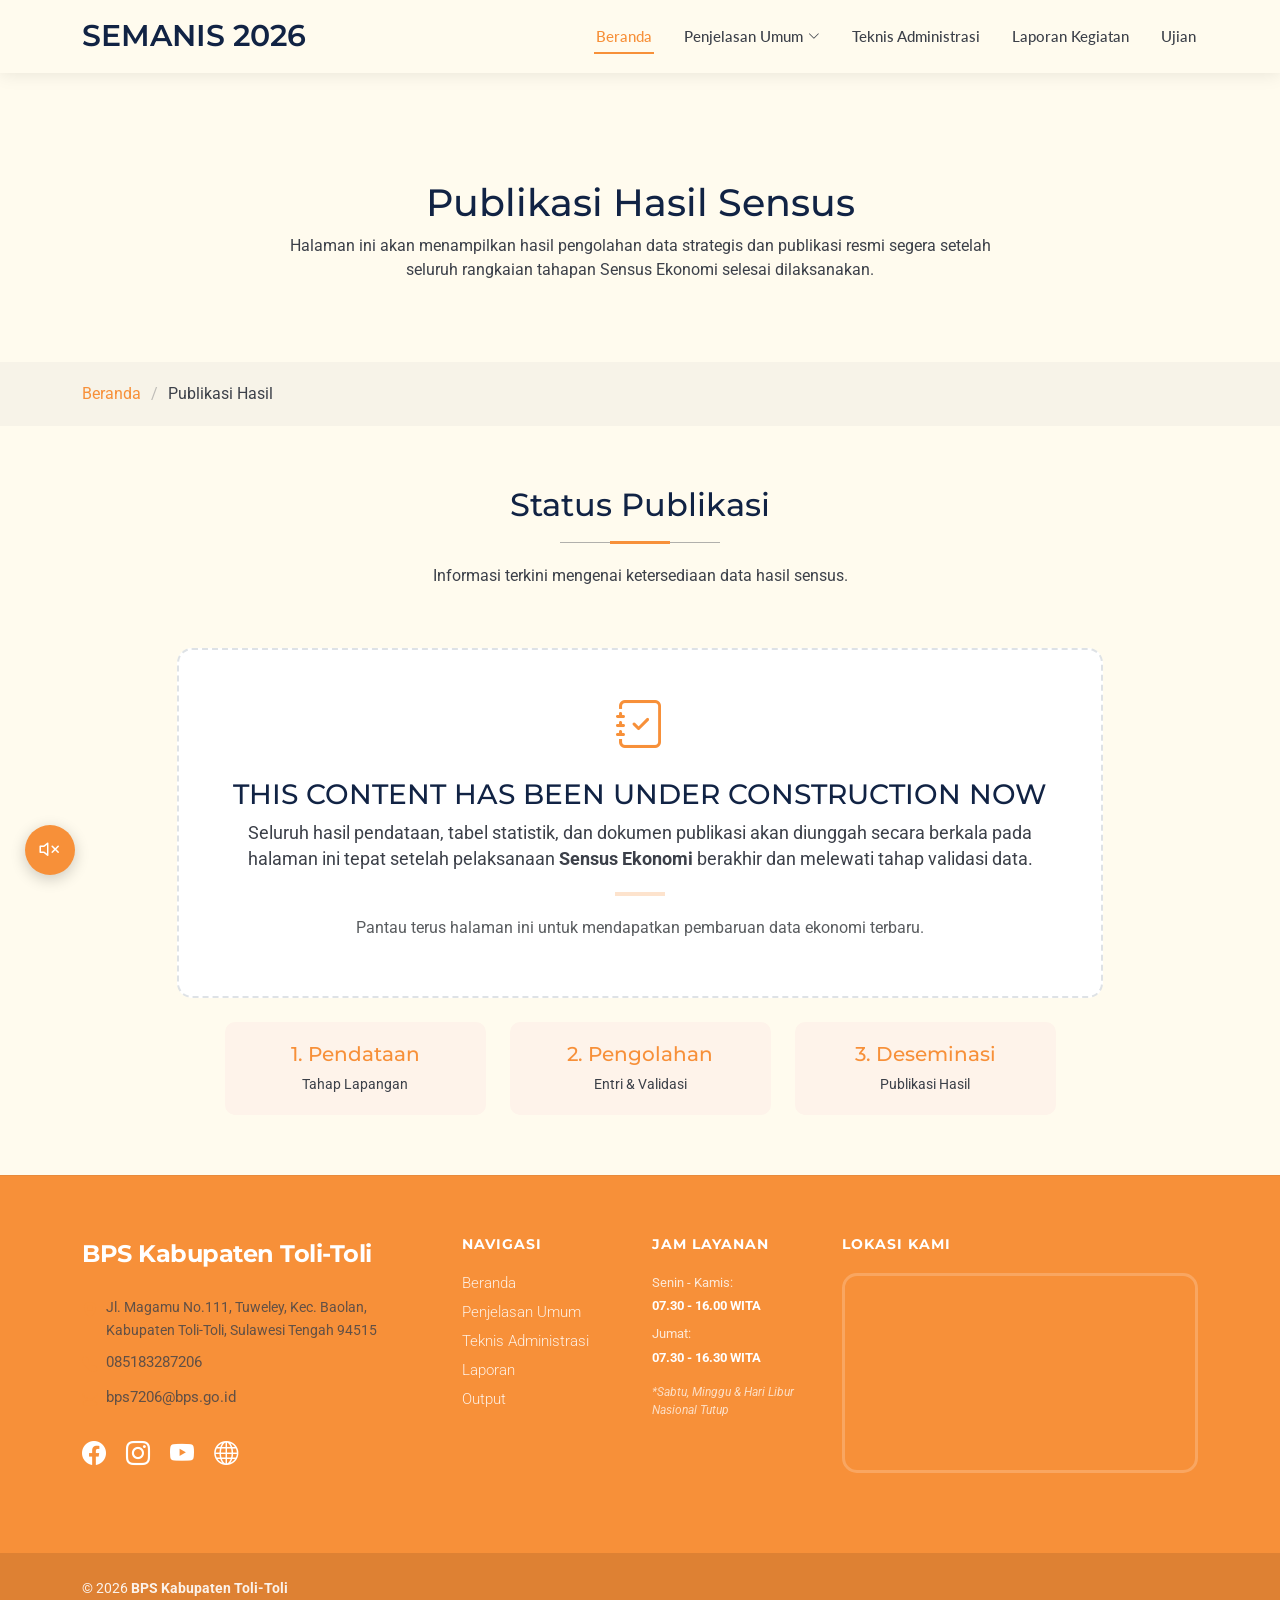
<file: publikasi.html>
<!DOCTYPE html>
<html lang="en">

<head>
  <meta charset="utf-8">
  <meta content="width=device-width, initial-scale=1.0" name="viewport">
  <title>Starter Page - Garda Bootstrap Template</title>
  <meta name="description" content="">
  <meta name="keywords" content="">
 <!-- Favicons -->
  <link href="assets/img/logo.png" rel="icon">
  <link href="assets/img/logo.png" rel="apple-touch-icon">

  <!-- Fonts -->
  <link href="https://fonts.googleapis.com" rel="preconnect">
  <link href="https://fonts.gstatic.com" rel="preconnect" crossorigin>
  <link
    href="https://fonts.googleapis.com/css2?family=Roboto:ital,wght@0,100;0,300;0,400;0,500;0,700;0,900;1,100;1,300;1,400;1,500;1,700;1,900&family=Montserrat:ital,wght@0,100;0,200;0,300;0,400;0,500;0,600;0,700;0,800;0,900;1,100;1,200;1,300;1,400;1,500;1,600;1,700;1,800;1,900&family=Lato:ital,wght@0,100;0,300;0,400;0,700;0,900;1,100;1,300;1,400;1,700;1,900&display=swap"
    rel="stylesheet">

  <!-- Vendor CSS Files -->
  <link href="assets/vendor/bootstrap/css/bootstrap.min.css" rel="stylesheet">
  <link href="assets/vendor/bootstrap-icons/bootstrap-icons.css" rel="stylesheet">
  <link href="assets/vendor/aos/aos.css" rel="stylesheet">
  <link href="assets/vendor/glightbox/css/glightbox.min.css" rel="stylesheet">
  <link href="assets/vendor/fontawesome-free/css/all.min.css" rel="stylesheet">
  <link href="assets/vendor/swiper/swiper-bundle.min.css" rel="stylesheet">

  <!-- Main CSS File -->
  <link href="assets/css/main.css" rel="stylesheet">

  <!-- =======================================================
  * Template Name: Garda
  * Template URL: https://bootstrapmade.com/Garda-bootstrap-template/
  * Updated: Jul 23 2025 with Bootstrap v5.3.7
  * Author: BootstrapMade.com
  * License: https://bootstrapmade.com/license/
  ======================================================== -->
</head>

<body class="starter-page-page">

  <header id="header" class="header fixed-top">


    <div class="branding d-flex align-items-cente">

     <div class="container position-relative d-flex align-items-center justify-content-between">
  <a href="index.html" class="logo d-flex align-items-center">
    <h1 class="sitename">SEMANIS 2026</h1>
  </a>

  <nav id="navmenu" class="navmenu">
    <ul>
      <li><a href="index.html" class="active">Beranda</a></li>
      <li class="dropdown"><a href="penjelasan.html"><span>Penjelasan Umum</span> <i class="bi bi-chevron-down toggle-dropdown"></i></a>
        <ul>
          <li><a href="penjelasan.html">Sensus Ekonomi</a></li>
          <li><a href="tim.html">Tim Pelaksana</a></li>
          <li><a href="kbli.php">KBLI</a></li>
        </ul>
      </li>
      <li><a href="administrasi.html">Teknis Administrasi</a></li>
      <li><a href="laporan.html">Laporan Kegiatan</a></li>
      <li><a href="ujian.php">Ujian</a></li>
<!-- <li><a href="publikasi.html">Output</a></li> -->
    </ul>
    
    <i class="mobile-nav-toggle d-xl-none bi bi-list"></i>
  </nav>
</div>

    </div>

  </header>

  <main class="main">

   <div class="page-title">
  <div class="heading">
    <div class="container">
      <div class="row d-flex justify-content-center text-center">
        <div class="col-lg-8">
          <h1 class="heading-title">Publikasi Hasil Sensus</h1>
          <p class="mb-0">
            Halaman ini akan menampilkan hasil pengolahan data strategis dan publikasi resmi segera setelah seluruh rangkaian tahapan Sensus Ekonomi selesai dilaksanakan.
          </p>
        </div>
      </div>
    </div>
  </div>
  <nav class="breadcrumbs">
    <div class="container">
      <ol>
        <li><a href="index.html">Beranda</a></li>
        <li class="current">Publikasi Hasil</li>
      </ol>
    </div>
  </nav>
</div>

<section id="starter-section" class="starter-section section">

  <div class="container section-title" data-aos="fade-up">
    <h2>Status Publikasi</h2>
    <p>Informasi terkini mengenai ketersediaan data hasil sensus.</p>
  </div>

  <div class="container" data-aos="fade-up">
    <div class="row gy-4 justify-content-center">
      
      <div class="col-lg-10">
        <div style="background: #ffffff; padding: 40px; border-radius: 15px; border: 2px dashed #dee2e6; text-align: center;">
          <i class="bi bi-journal-check" style="font-size: 3rem; color: #f79039;"></i>
          <h3 class="mt-3">THIS CONTENT HAS BEEN UNDER CONSTRUCTION NOW</h3>
          <p style="font-size: 1.1rem;">
            Seluruh hasil pendataan, tabel statistik, dan dokumen publikasi akan diunggah secara berkala pada halaman ini tepat setelah pelaksanaan <strong>Sensus Ekonomi</strong> berakhir dan melewati tahap validasi data.
          </p>
          <hr style="width: 50px; margin: 20px auto; border: 2px solid #f79039;">
          <p class="text-muted">Pantau terus halaman ini untuk mendapatkan pembaruan data ekonomi terbaru.</p>
        </div>
      </div>

      <div class="col-md-3 text-center">
        <div style="padding: 20px; background: #fef3ea; border-radius: 10px;">
          <h5 style="color: #f79039;">1. Pendataan</h5>
          <p class="small mb-0">Tahap Lapangan</p>
        </div>
      </div>
      <div class="col-md-3 text-center">
        <div style="padding: 20px; background: #fef3ea; border-radius: 10px;">
          <h5 style="color: #f79039;">2. Pengolahan</h5>
          <p class="small mb-0">Entri & Validasi</p>
        </div>
      </div>
      <div class="col-md-3 text-center">
        <div style="padding: 20px; background: #fef3ea; border-radius: 10px;">
          <h5 style="color: #f79039;">3. Deseminasi</h5>
          <p class="small mb-0">Publikasi Hasil</p>
        </div>
      </div>

    </div>
  </div>

</section>

<audio id="bgMusic" loop>
  <source src="assets/video/lagu.mp3" type="audio/mpeg">
</audio>

<div class="music-control" onclick="toggleMusic()">
  <i id="musicIcon" class="bi bi-volume-mute"></i>
</div>

<script>
  const music = document.getElementById("bgMusic");
  const icon = document.getElementById("musicIcon");

  // Fungsi putar otomatis saat klik pertama kali di web
  function autoPlayMusic() {
    music.play().then(() => {
      icon.classList.replace("bi-volume-mute", "bi-volume-up");
      document.removeEventListener('click', autoPlayMusic);
    }).catch(error => console.log("Menunggu interaksi..."));
  }

  document.addEventListener('click', autoPlayMusic);

  function toggleMusic() {
    if (music.paused) {
      music.play();
      icon.classList.replace("bi-volume-mute", "bi-volume-up");
    } else {
      music.pause();
      icon.classList.replace("bi-volume-up", "bi-volume-mute");
    }
  }
</script>
  </main>
<footer id="footer" class="footer-16 footer position-relative" style="background-color: var(--accent-color); color: #ffffff; padding-top: 60px;">

  <div class="container">
    <div class="footer-main" data-aos="fade-up" data-aos-delay="100">
      <div class="row align-items-start">

        <div class="col-lg-4">
          <div class="brand-section">
            <a href="index.html" class="logo d-flex align-items-center mb-4" style="text-decoration: none;">
              <span class="sitename" style="color: #ffffff; font-weight: 700; font-size: 1.5rem;">BPS Kabupaten Toli-Toli</span>
            </a>
            <p class="brand-description" style="color: rgba(255, 255, 255, 0.9); line-height: 1.6;">
              
            </p>

            <div class="contact-info mt-4">
              <div class="contact-item mb-2">
                <i class="bi bi-geo-alt-fill me-2"></i>
                <span style="font-size: 0.9rem;">Jl. Magamu No.111, Tuweley, Kec. Baolan, Kabupaten Toli-Toli, Sulawesi Tengah 94515</span>
              </div>
              <div class="contact-item mb-2">
                <i class="bi bi-telephone-fill me-2"></i>
                <span>085183287206</span>
              </div>
              <div class="contact-item mb-2">
                <i class="bi bi-envelope-fill me-2"></i>
                <span>bps7206@bps.go.id</span>
              </div>
            </div>

            <div class="social-links mt-4">
              <a href="https://www.facebook.com/profile.php?id=61589155730437" class="me-3 text-white"><i class="bi bi-facebook fs-4"></i></a>
              <a href="https://www.instagram.com/bpstolitoli/" class="me-3 text-white"><i class="bi bi-instagram fs-4"></i></a>
              <a href="https://youtube.com/@bpskabupatentolitoli4010?si=hPO81wq7eE5WNBgk" class="me-3 text-white"><i class="bi bi-youtube fs-4"></i></a>
              <a href="https://tolitolikab.bps.go.id/" class="text-white"><i class="bi bi-globe fs-4"></i></a>
            </div>
          </div>
        </div>

        <div class="col-lg-4 mt-5 mt-lg-0">
          <div class="row">
            <div class="col-6">
              <div class="nav-column">
                <h6 style="color: #ffffff; font-weight: 700; text-transform: uppercase; font-size: 0.85rem; letter-spacing: 1px; margin-bottom: 20px;">Navigasi</h6>
                <nav class="footer-nav d-flex flex-column gap-2">
                  <a href="index.html" style="color: rgba(255, 255, 255, 0.85); text-decoration: none; transition: 0.3s;">Beranda</a>
                  <a href="penjelasan.html" style="color: rgba(255, 255, 255, 0.85); text-decoration: none; transition: 0.3s;">Penjelasan Umum</a>
                  <a href="administrasi.html" style="color: rgba(255, 255, 255, 0.85); text-decoration: none; transition: 0.3s;">Teknis Administrasi</a>
                  <a href="laporan.html" style="color: rgba(255, 255, 255, 0.85); text-decoration: none; transition: 0.3s;">Laporan</a>
                  <a href="publikasi.html" style="color: rgba(255, 255, 255, 0.85); text-decoration: none; transition: 0.3s;">Output</a>
                </nav>
              </div>
            </div>
            <div class="col-6">
              <div class="nav-column">
                <h6 style="color: #ffffff; font-weight: 700; text-transform: uppercase; font-size: 0.85rem; letter-spacing: 1px; margin-bottom: 20px;">Jam Layanan</h6>
                <p class="small mb-1" style="opacity: 0.8;">Senin - Kamis:</p>
                <p class="fw-bold small mb-2">07.30 - 16.00 WITA</p>
                <p class="small mb-1" style="opacity: 0.8;">Jumat:</p>
                <p class="fw-bold small mb-3">07.30 - 16.30 WITA</p>
                <p style="color: rgba(255, 255, 255, 0.7); font-size: 0.75rem; font-style: italic;">*Sabtu, Minggu & Hari Libur Nasional Tutup</p>
              </div>
            </div>
          </div>
        </div>

        <div class="col-lg-4 mt-5 mt-lg-0">
          <h6 style="color: #ffffff; font-weight: 700; text-transform: uppercase; font-size: 0.85rem; letter-spacing: 1px; margin-bottom: 20px;">Lokasi Kami</h6>
          <div class="map-container" style="width: 100%; height: 200px; border-radius: 15px; overflow: hidden; border: 3px solid rgba(255, 255, 255, 0.2);">
            <iframe 
              src="https://www.google.com/maps/embed?pb=!1m18!1m12!1m3!1d3989.1551286282065!2d120.8198227747264!3d1.0446880624812578!2m3!1f0!2f0!3f0!3m2!1i1024!2i768!4f13.1!3m3!1m2!1s0x32712b4be7b628b7%3A0x602e57994bfb76da!2sBadan%20Pusat%20Statistik%20Kabupaten%20Tolitoli!5e0!3m2!1sen!2sid!4v1776297625755!5m2!1sen!2sid" 
              width="100%" height="100%" style="border:0;" allowfullscreen="" loading="lazy">
            </iframe>
          </div>
        </div>

      </div>
    </div>
  </div>

  <div class="footer-bottom mt-5" style="background-color: rgba(0, 0, 0, 0.1); padding: 25px 0;">
    <div class="container">
      <div class="row align-items-center">
        <div class="col-md-6 text-center text-md-start">
          <p class="mb-0" style="font-size: 0.9rem; opacity: 0.9;">© 2026 <strong>BPS Kabupaten Toli-Toli</strong></p>
        </div>
        <div class="col-md-6 text-center text-md-end">
          <div class="credits" style="font-size: 0.8rem; opacity: 0.7;">
          </div>
        </div>
      </div>
    </div>
  </div>

</footer>


  <!-- Scroll Top -->
  <a href="#!" id="scroll-top" class="scroll-top d-flex align-items-center justify-content-center"><i
      class="bi bi-arrow-up-short"></i></a>

  <!-- Preloader -->
  <div id="preloader"></div>

<!-- Vendor JS Files -->
  <script src="assets/vendor/bootstrap/js/bootstrap.bundle.min.js"></script>
  <script src="assets/vendor/php-email-form/validate.js"></script>
  <script src="assets/vendor/aos/aos.js"></script>
  <script src="assets/vendor/glightbox/js/glightbox.min.js"></script>
  <script src="assets/vendor/purecounter/purecounter_vanilla.js"></script>
  <script src="assets/vendor/swiper/swiper-bundle.min.js"></script>

  <!-- Main JS File -->
  <script src="assets/js/main.js"></script>

  <!-- Script Custom (Hanya Countdown) -->
  <script>
    (function() {
      "use strict";

      /**
       * Countdown Timer Sensus Ekonomi 2026
       */
      const countdown = () => {
        const countDate = new Date("May 1, 2026 00:00:00").getTime();
        const now = new Date().getTime();
        const gap = countDate - now;

        const d = document.getElementById("days");
        const h = document.getElementById("hours");
        const m = document.getElementById("minutes");
        const s = document.getElementById("seconds");

        if (d && h && m && s) {
          if (gap > 0) {
            const second = 1000;
            const minute = second * 60;
            const hour = minute * 60;
            const day = hour * 24;

            d.innerText = Math.floor(gap / day);
            h.innerText = Math.floor((gap % day) / hour);
            m.innerText = Math.floor((gap % hour) / minute);
            s.innerText = Math.floor((gap % minute) / second);
          } else {
            d.innerText = "00";
            h.innerText = "00";
            m.innerText = "00";
            s.innerText = "00";
          }
        }
      };

      setInterval(countdown, 1000);
      countdown();
    })();
  </script>

</body>

</html>
</file>
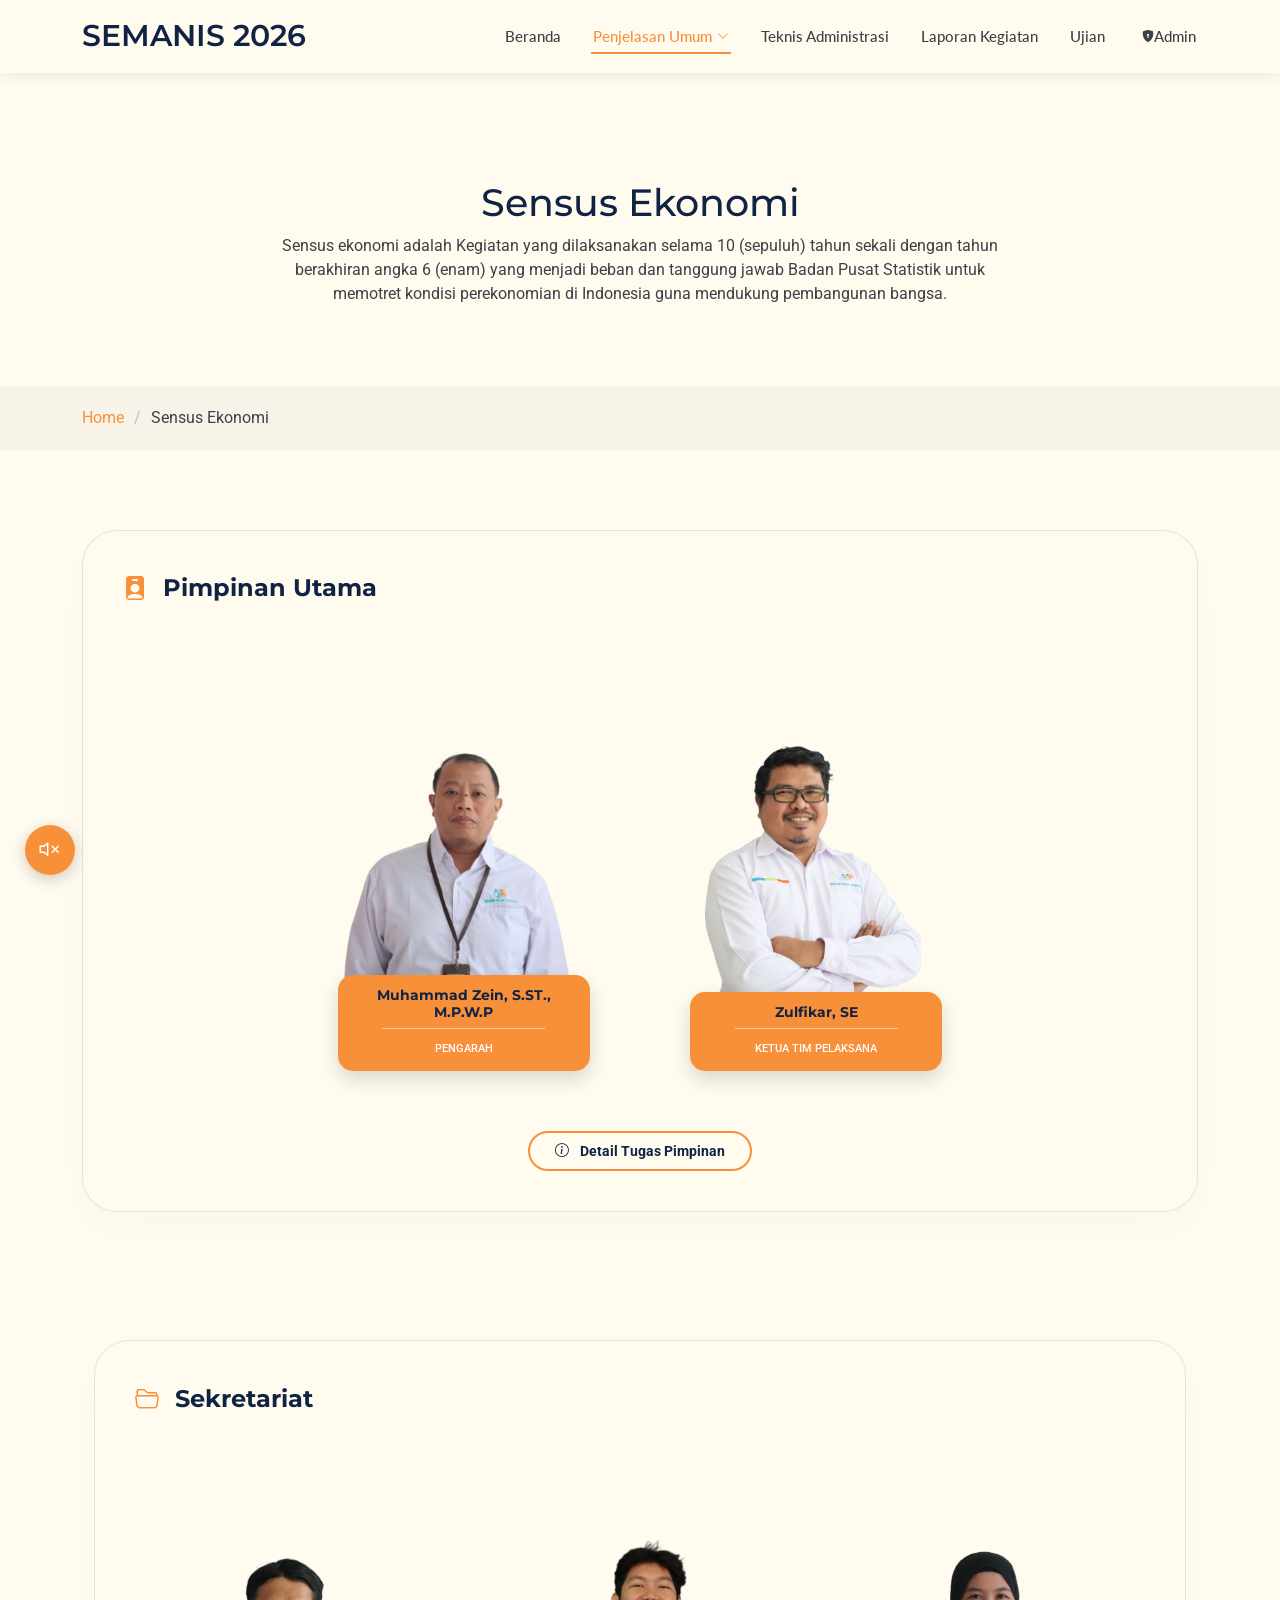
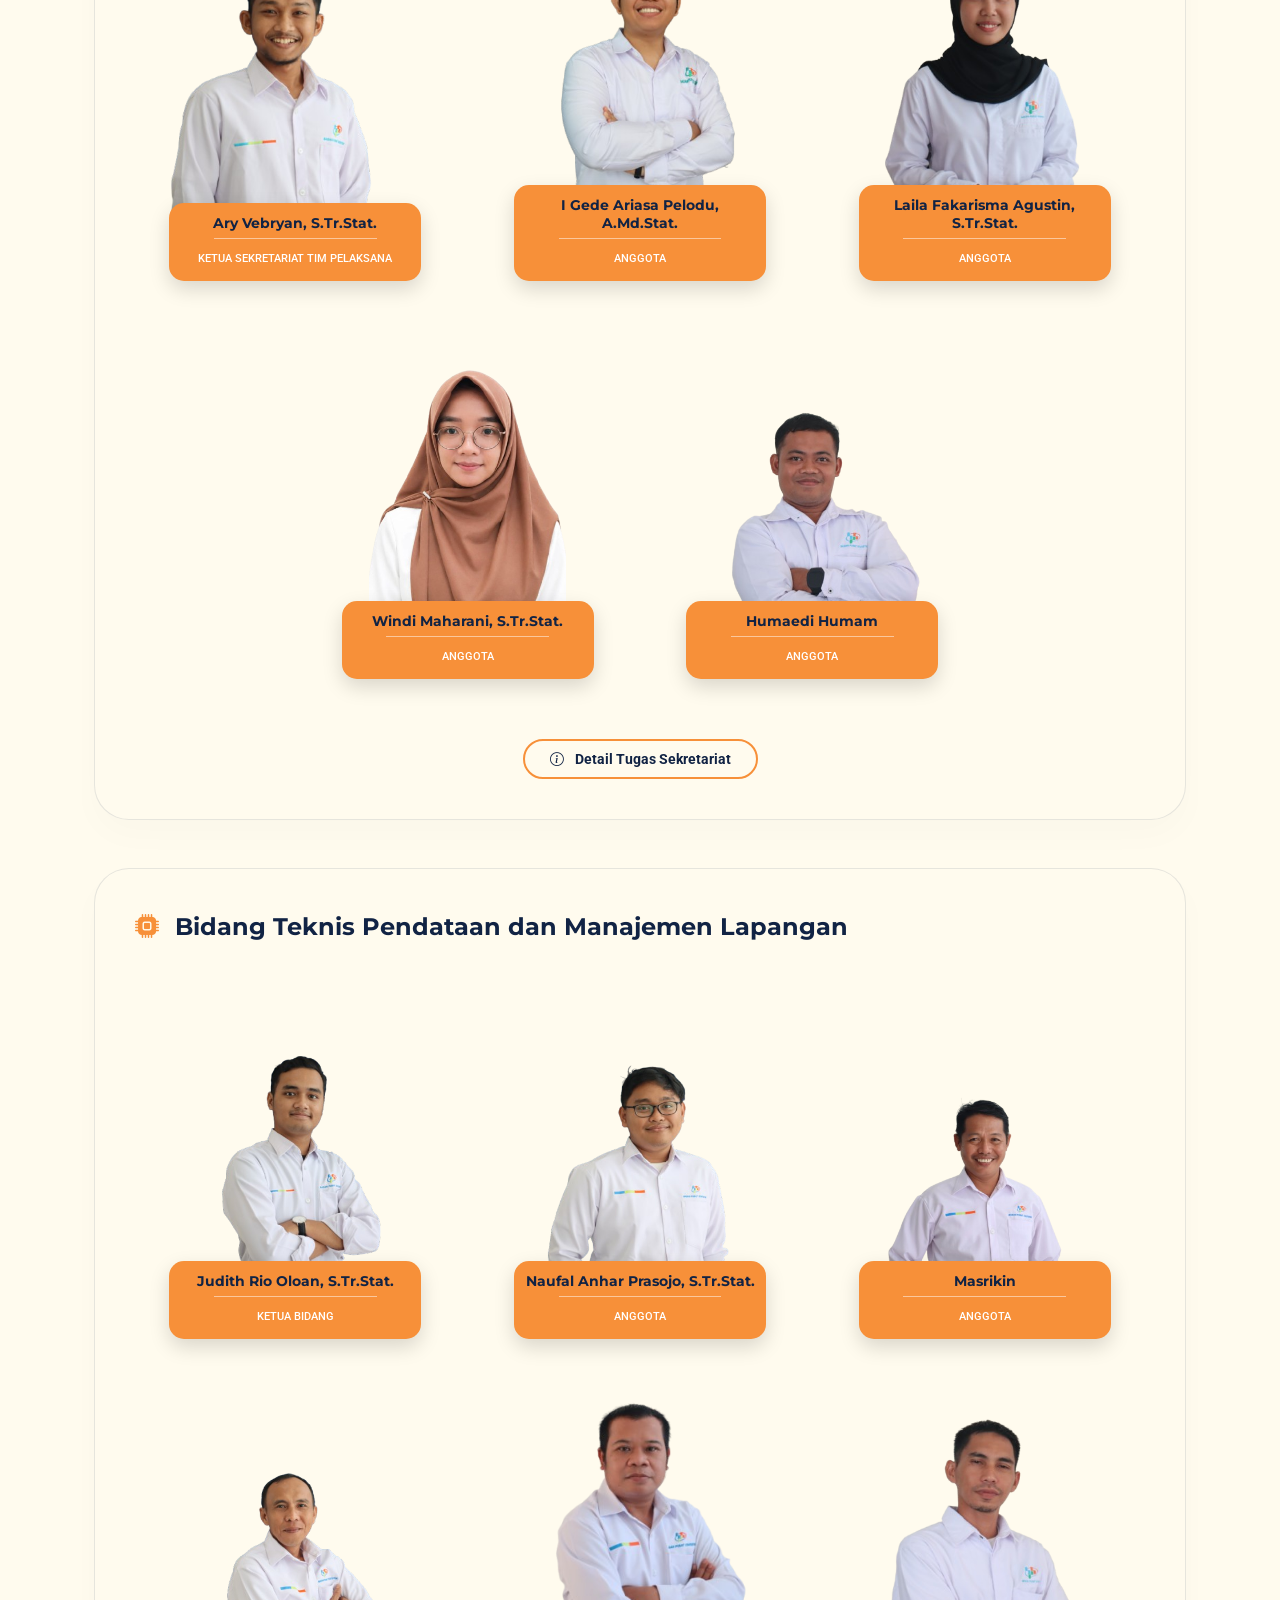
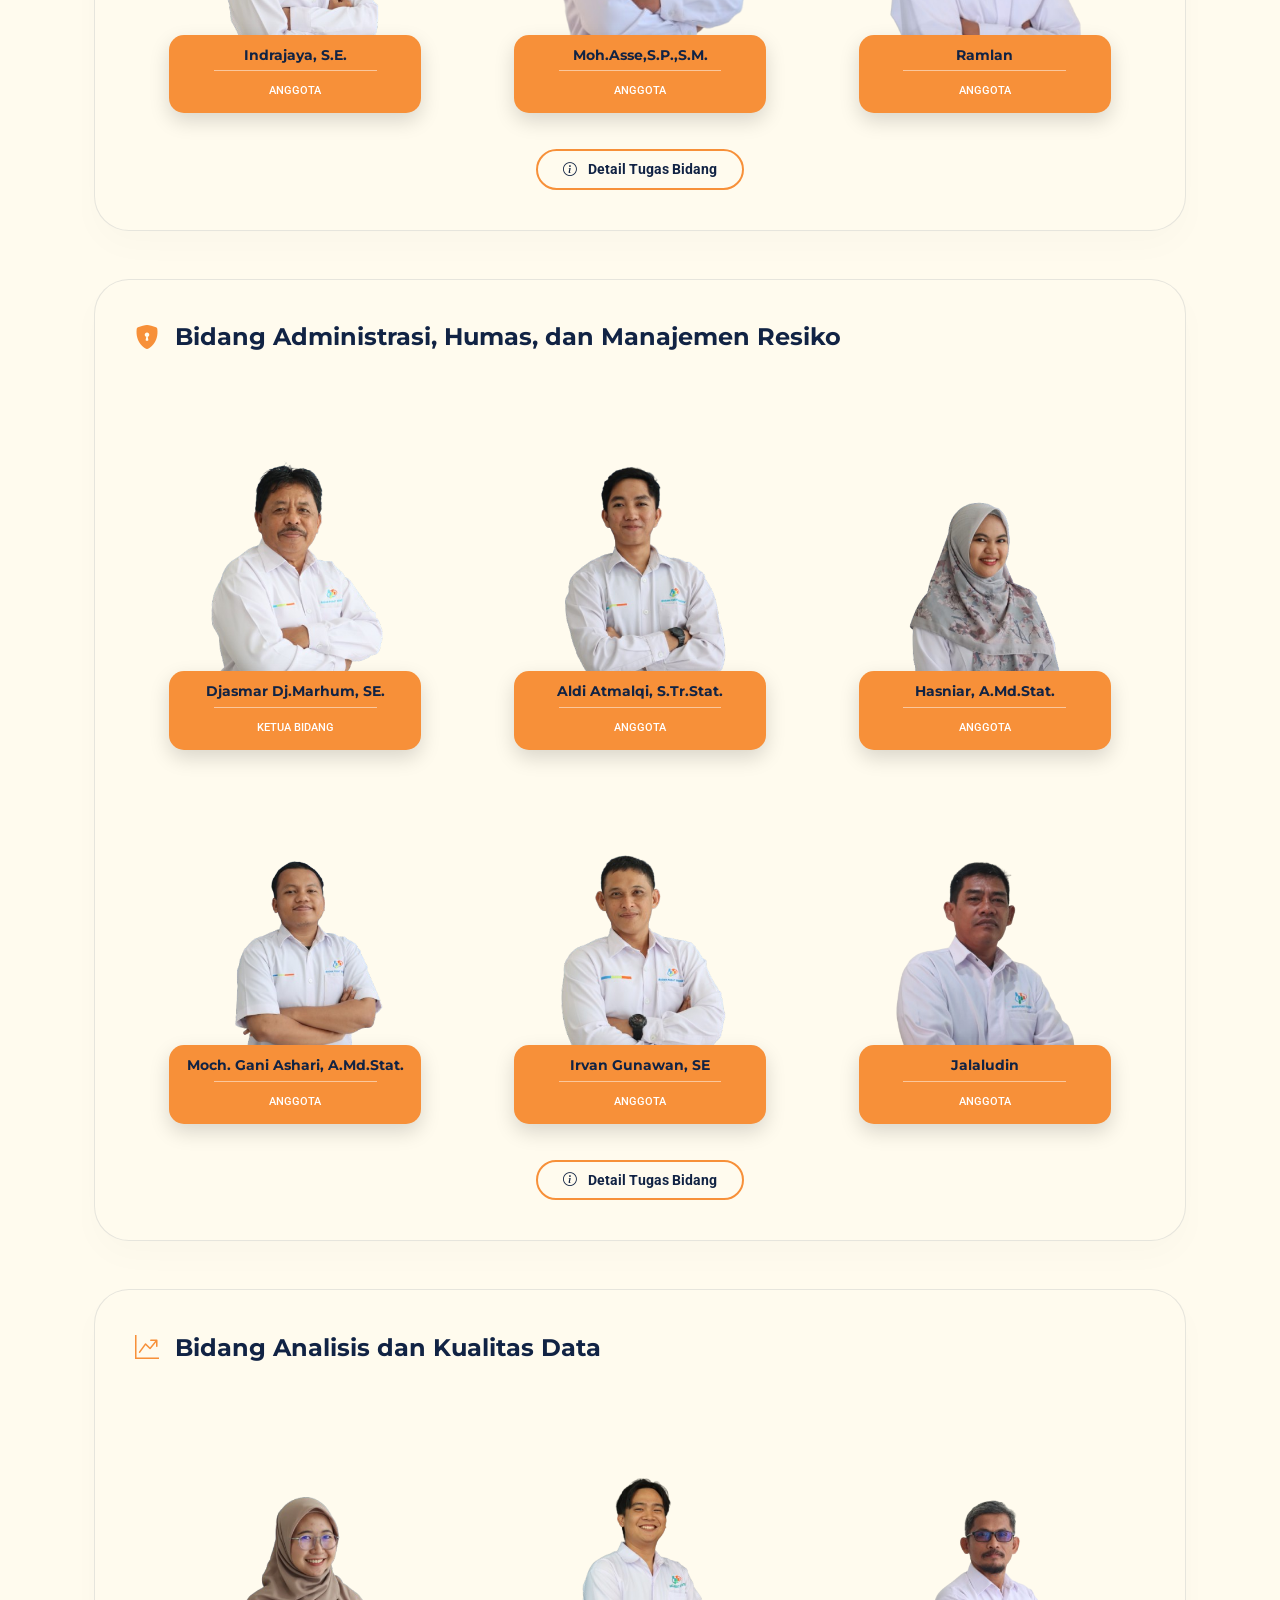
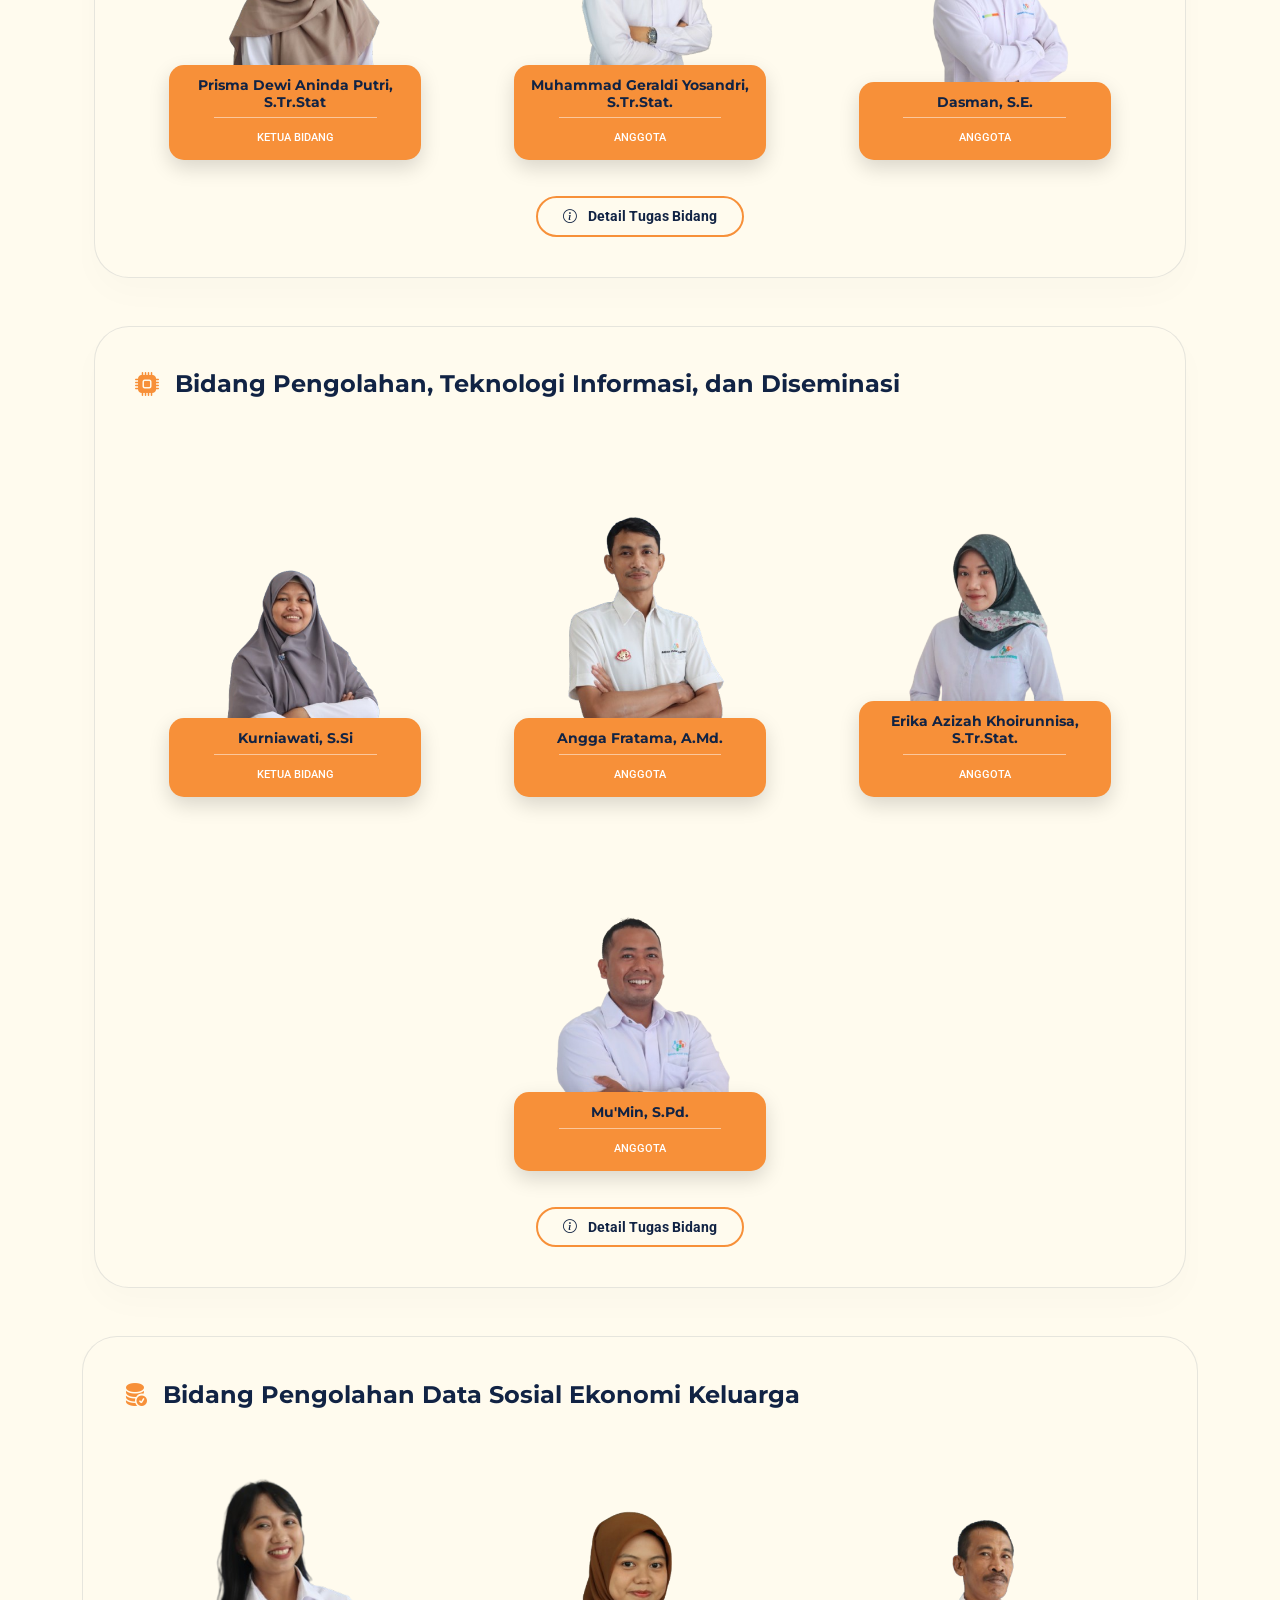
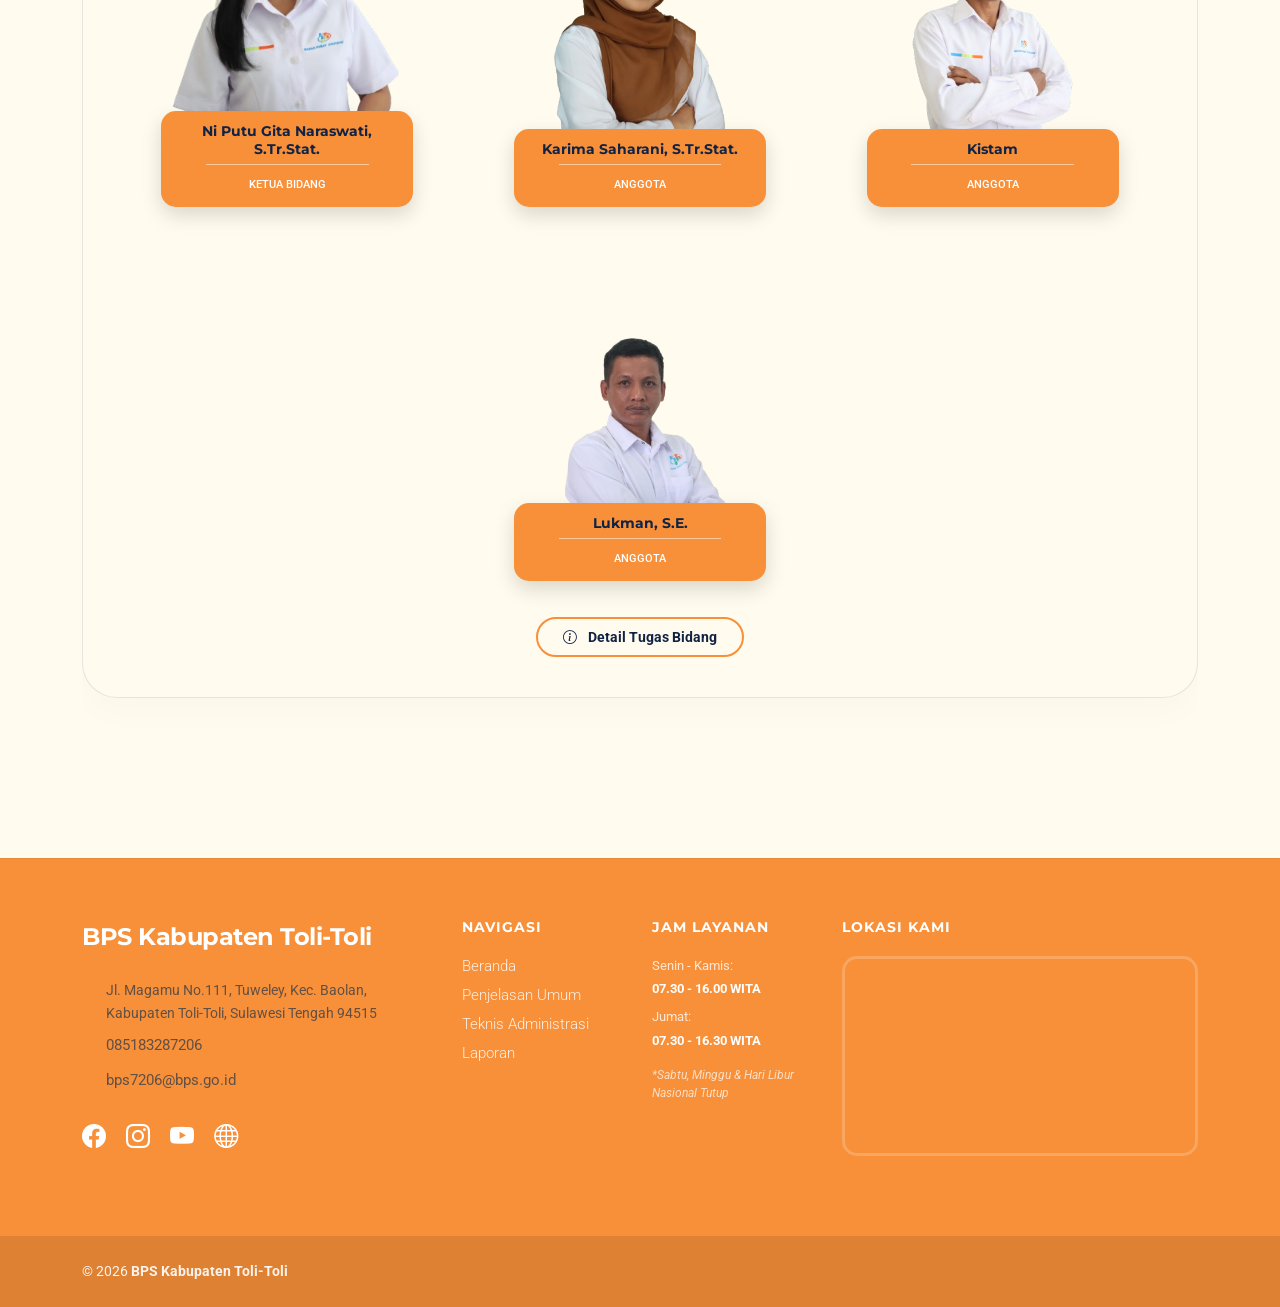
<file: tim.html>
﻿<!DOCTYPE html>
<html lang="en">

<head>
  <meta charset="utf-8">
  <meta content="width=device-width, initial-scale=1.0" name="viewport">
  <title>Penjelasan Sensus Ekonomi</title>
  <meta name="description" content="">
  <meta name="keywords" content="">

  <!-- Favicons -->
  <link href="assets/img/logo.png" rel="icon">
  <link href="assets/img/logo.png" rel="apple-touch-icon">

  <!-- Fonts -->
  <link href="https://fonts.googleapis.com" rel="preconnect">
  <link href="https://fonts.gstatic.com" rel="preconnect" crossorigin>
  <link
    href="https://fonts.googleapis.com/css2?family=Roboto:ital,wght@0,100;0,300;0,400;0,500;0,700;0,900;1,100;1,300;1,400;1,500;1,700;1,900&family=Montserrat:ital,wght@0,100;0,200;0,300;0,400;0,500;0,600;0,700;0,800;0,900;1,100;1,200;1,300;1,400;1,500;1,600;1,700;1,800;1,900&family=Lato:ital,wght@0,100;0,300;0,400;0,700;0,900;1,100;1,300;1,400;1,700;1,900&display=swap"
    rel="stylesheet">

  <!-- Vendor CSS Files -->
  <link href="assets/vendor/bootstrap/css/bootstrap.min.css" rel="stylesheet">
  <link href="assets/vendor/bootstrap-icons/bootstrap-icons.css" rel="stylesheet">
  <link href="assets/vendor/aos/aos.css" rel="stylesheet">
  <link href="assets/vendor/glightbox/css/glightbox.min.css" rel="stylesheet">
  <link href="assets/vendor/fontawesome-free/css/all.min.css" rel="stylesheet">
  <link href="assets/vendor/swiper/swiper-bundle.min.css" rel="stylesheet">

  <!-- Main CSS File -->
  <link href="assets/css/main.css" rel="stylesheet">

  <!-- =======================================================
  * Template Name: Output
  * Template URL: https://bootstrapmade.com/Output-bootstrap-template/
  * Updated: Jul 23 2025 with Bootstrap v5.3.7
  * Author: BootstrapMade.com
  * License: https://bootstrapmade.com/license/
  ======================================================== -->
</head>

<body class="department-details-page">

  <header id="header" class="header fixed-top">


    <div class="branding d-flex align-items-cente">

     <div class="container position-relative d-flex align-items-center justify-content-between">
  <a href="index.html" class="logo d-flex align-items-center">
    <h1 class="sitename">SEMANIS 2026</h1>
  </a>

  <nav id="navmenu" class="navmenu">
    <ul>
      <li><a href="index.html">Beranda</a></li>
      <li class="dropdown"><a href="penjelasan.html" class="active"><span>Penjelasan Umum</span> <i class="bi bi-chevron-down toggle-dropdown"></i></a>
        <ul>
          <li><a href="penjelasan.html">Sensus Ekonomi</a></li>
          <li><a href="tim.html">Tim Pelaksana</a></li>
          <li><a href="kbli.php">KBLI</a></li>
        </ul>
      </li>
      <li><a href="administrasi.html">Teknis Administrasi</a></li>
      <li><a href="laporan.html">Laporan Kegiatan</a></li>
      <li><a href="ujian.php">Ujian</a></li>
      <li><a href="admin/login.php"><i class="bi bi-shield-lock-fill"></i> Admin</a></li>
<!-- <li><a href="publikasi.html">Output</a></li> -->
    </ul>
    
    <i class="mobile-nav-toggle d-xl-none bi bi-list"></i>
  </nav>
</div>

    </div>

  </header>
  <main class="main">

  <div class="page-title">
  <div class="heading">
    <div class="container">
      <div class="row d-flex justify-content-center text-center">
        <div class="col-lg-8">
          <h1 class="heading-title">Sensus Ekonomi</h1>
          <p class="mb-0">
            Sensus ekonomi adalah Kegiatan yang dilaksanakan selama 10 (sepuluh) tahun sekali dengan tahun berakhiran angka 6 (enam) yang menjadi beban dan tanggung jawab Badan Pusat Statistik untuk memotret kondisi perekonomian di Indonesia guna mendukung pembangunan bangsa.
          </p>
        </div>
      </div>
    </div>
  </div>
  <nav class="breadcrumbs">
    <div class="container">
      <ol>
        <li><a href="index.html">Home</a></li>
        <li class="current">Sensus Ekonomi</li>
      </ol>
    </div>
  </nav>
</div>
<section id="tim-pelaksana" class="department-details section" style="background-color: var(--background-color); padding: 80px 0;">
  <div class="container">

    <div class="col-12 mb-5" data-aos="fade-up">
      <div style="background-color: var(--surface-color); padding: 40px; border-radius: 35px; border: 1px solid rgba(17, 35, 68, 0.1); box-shadow: 0 15px 35px rgba(0,0,0,0.02);">
        
        <div class="d-flex align-items-center gap-3 mb-4 justify-content-center justify-content-lg-start">
          <i class="bi bi-person-badge-fill" style="font-size: 1.5rem; color: var(--accent-color);"></i>
          <h4 style="font-weight: 700; color: var(--heading-color); margin: 0;">Pimpinan Utama</h4>
        </div>

        <div class="row g-4 justify-content-center">
          <div class="col-lg-4 col-md-6 mb-4">
            <div class="team-photo-wrapper">
              <img src="assets/img/tim/Pak Zein.png" alt="Pengarah">
              <div class="team-label">
                <h6 class="m-0">Muhammad Zein, S.ST., M.P.W.P</h6>
                <hr class="label-divider-sm">
                <span>Pengarah</span>
              </div>
            </div>
          </div>
          <div class="col-lg-4 col-md-6 mb-4">
            <div class="team-photo-wrapper">
              <img src="assets/img/tim/Pak Upik.png" alt="Ketua">
              <div class="team-label">
                <h6 class="m-0">Zulfikar, SE</h6>
                <hr class="label-divider-sm">
                <span>Ketua Tim Pelaksana</span>
              </div>
            </div>
          </div>
        </div>

        <div class="text-center mt-5 pt-2">
          <button class="btn-tugas-bidang" type="button" data-bs-toggle="collapse" data-bs-target="#tugasPimpinan">
            <i class="bi bi-info-circle me-2"></i> Detail Tugas Pimpinan
          </button>
        </div>

        <div class="collapse mt-4" id="tugasPimpinan">
          <div class="task-box-bidang">
            <div class="row g-4">
              <div class="col-md-6">
                <h6 style="font-weight: 700; color: var(--heading-color); margin-bottom: 15px;">
                  <i class="bi bi-shield-check me-2" style="color: var(--accent-color);"></i>A. Pengarah
                </h6>
                <ul style="list-style: none; padding-left: 0; font-size: 0.85rem; line-height: 1.6;">
                  <li class="mb-2 d-flex gap-2">
                    <i class="bi bi-check2-circle text-success"></i>
                    <span>Memberikan arahan, pertimbangan, saran, pendapat, dan keputusan terhadap pelaksanaan seluruh Bidang Tim Pelaksana SE2026 Daerah;</span>
                  </li>
                  <li class="mb-2 d-flex gap-2">
                    <i class="bi bi-check2-circle text-success"></i>
                    <span>Memantau dan mengevaluasi perkembangan pelaksanaan kegiatan persiapan SE2026 Daerah secara keseluruhan; dan</span>
                  </li>
                  <li class="d-flex gap-2">
                    <i class="bi bi-check2-circle text-success"></i>
                    <span>Meminta laporan pelaksanaan dan pertanggungjawaban kegiatan persiapan SE2026 Daerah secara berkala atau sewaktu-waktu.</span>
                  </li>
                </ul>
              </div>

              <div class="col-md-6" style="border-left: 1px dashed rgba(247, 144, 57, 0.2);">
                <h6 style="font-weight: 700; color: var(--heading-color); margin-bottom: 15px;">
                  <i class="bi bi-person-check me-2" style="color: var(--accent-color);"></i>B. Ketua Tim Pelaksana
                </h6>
                <ul style="list-style: none; padding-left: 0; font-size: 0.85rem; line-height: 1.6;">
                  <li class="mb-2 d-flex gap-2">
                    <i class="bi bi-check2-circle text-success"></i>
                    <span>Bertanggung jawab secara penuh atas penyelenggaraan dan pelaksanaan SE2026 Daerah; dan</span>
                  </li>
                  <li class="d-flex gap-2">
                    <i class="bi bi-check2-circle text-success"></i>
                    <span>Bertanggung jawab terhadap kualitas isian instrumen pendataan, dan pengadaan instrumen lainnya untuk kegiatan SE2026 Daerah baik untuk unit perorangan, kelompok, atau perusahaan berbadan hukum.</span>
                  </li>
                </ul>
              </div>
            </div>
          </div>
        </div>
      </div> </div> 
      <section id="tim-pelaksana" class="department-details section" style="background-color: var(--background-color); padding: 80px 0;">
  <div class="container">

    <div class="col-12 mb-5" data-aos="fade-up">
      <div style="background-color: var(--surface-color); padding: 40px; border-radius: 35px; border: 1px solid rgba(17, 35, 68, 0.1); box-shadow: 0 15px 35px rgba(0,0,0,0.02);">
        
        <div class="d-flex align-items-center gap-3 mb-4 justify-content-center justify-content-lg-start">
          <i class="bi bi-folder2-open" style="font-size: 1.5rem; color: var(--accent-color);"></i>
          <h4 style="font-weight: 700; color: var(--heading-color); margin: 0;">Sekretariat</h4>
        </div>

        <div class="row g-4 justify-content-center">
          <div class="col-lg-4 col-md-6 mb-4">
            <div class="team-photo-wrapper">
              <img src="assets/img/tim/Kak Ari.png" alt="Ketua">
              <div class="team-label"><h6 class="m-0">Ary Vebryan, S.Tr.Stat.</h6><hr class="label-divider-sm"><span>Ketua Sekretariat Tim Pelaksana</span></div>
            </div>
          </div>
          <div class="col-lg-4 col-md-6 mb-4">
            <div class="team-photo-wrapper">
              <img src="assets/img/tim/Gede.png" alt="Anggota">
              <div class="team-label"><h6 class="m-0">I Gede Ariasa Pelodu, A.Md.Stat.</h6><hr class="label-divider-sm"><span>Anggota</span></div>
            </div>
          </div>
          <div class="col-lg-4 col-md-6 mb-4">
            <div class="team-photo-wrapper">
              <img src="assets/img/tim/laila.png" alt="Anggota">
              <div class="team-label"><h6 class="m-0">Laila Fakarisma Agustin, S.Tr.Stat.</h6><hr class="label-divider-sm"><span>Anggota</span></div>
            </div>
          </div>
 <div class="col-lg-4 col-md-6">
  <div class="team-photo-wrapper">
    <img src="assets/img/tim/Kak Windi.png" alt="Windi Maharani" 
         style="width: 100%; height: 350px; object-fit: contain; object-position: bottom;">
    
    <div class="team-label">
      <h6 class="m-0">Windi Maharani, S.Tr.Stat.</h6>
      <hr class="label-divider-sm">
      <span>Anggota</span>
    </div>
  </div>
</div>

<div class="col-lg-4 col-md-6 mb-4">
  <div class="team-photo-wrapper">
    <img src="assets/img/tim/Kak Humaedi.png" alt="Anggota"
         style="width: 100%; height: 350px; object-fit: contain; object-position: bottom;">
    <div class="team-label">
      <h6 class="m-0">Humaedi Humam</h6>
      <hr class="label-divider-sm">
      <span>Anggota</span>
    </div>
  </div>
</div>

        <div class="text-center mt-5 pt-2">
          <button class="btn-tugas-bidang" type="button" data-bs-toggle="collapse" data-bs-target="#tugasSekre">
            <i class="bi bi-info-circle me-2"></i> Detail Tugas Sekretariat
          </button>
        </div>
        <div class="collapse mt-4" id="tugasSekre">
          <div class="task-box-bidang">
            <p><strong>Uraian Tugas:</strong> Bertanggung jawab atas manajemen administrasi, kearsipan persuratan, pengaturan jadwal rapat koordinasi, serta pengelolaan dukungan logistik demi kelancaran operasional Tim SE2026.</p>
          </div>
        </div>
      </div>
    </div>
  </div>

 <div class="col-12 mb-5" data-aos="fade-up">
  <div style="background-color: var(--surface-color); padding: 40px; border-radius: 35px; border: 1px solid rgba(17, 35, 68, 0.1); box-shadow: 0 15px 35px rgba(0,0,0,0.02);">
    
    <div class="d-flex align-items-center gap-3 mb-4 justify-content-center justify-content-lg-start">
      <i class="bi bi-cpu-fill" style="font-size: 1.5rem; color: var(--accent-color);"></i>
      <h4 style="font-weight: 700; color: var(--heading-color); margin: 0;">Bidang Teknis Pendataan dan Manajemen Lapangan</h4>
    </div>

    <div class="row g-4 justify-content-center">
      
      <div class="col-lg-4 col-md-6">
        <div class="team-photo-wrapper">
          <img src="assets/img/tim/Kak Rio.png" alt="Ketua TI" 
               style="width: 100%; height: 350px; object-fit: contain; object-position: bottom;">
          
          <div class="team-label">
            <h6 class="m-0">Judith Rio Oloan, S.Tr.Stat.</h6>
            <hr class="label-divider-sm">
            <span>Ketua Bidang</span>
          </div>
        </div>
      </div>

      <div class="col-lg-4 col-md-6">
        <div class="team-photo-wrapper">
          <img src="assets/img/tim/Kak Naufal.png" alt="Anggota 1" 
               style="width: 100%; height: 350px; object-fit: contain; object-position: bottom;">
          <div class="team-label"><h6 class="m-0">Naufal Anhar Prasojo, S.Tr.Stat.</h6><hr class="label-divider-sm"><span>Anggota</span></div>
        </div>
      </div>

      <div class="col-lg-4 col-md-6">
        <div class="team-photo-wrapper">
          <img src="assets/img/tim/Pak Masrikin.png" alt="Anggota 2" 
               style="width: 100%; height: 350px; object-fit: contain; object-position: bottom;">
          <div class="team-label"><h6 class="m-0">Masrikin</h6><hr class="label-divider-sm"><span>Anggota</span></div>
        </div>
      </div>

      <div class="col-lg-4 col-md-6">
        <div class="team-photo-wrapper">
          <img src="assets/img/tim/Pak Indra.png" alt="Anggota 3" 
               style="width: 100%; height: 350px; object-fit: contain; object-position: bottom;">
          <div class="team-label"><h6 class="m-0">Indrajaya, S.E.</h6><hr class="label-divider-sm"><span>Anggota</span></div>
        </div>
      </div>

      <div class="col-lg-4 col-md-6">
        <div class="team-photo-wrapper">
          <img src="assets/img/tim/Pak Asse.png" alt="Anggota 4" 
               style="width: 100%; height: 350px; object-fit: contain; object-position: bottom;">
          <div class="team-label"><h6 class="m-0">Moh.Asse,S.P.,S.M.</h6><hr class="label-divider-sm"><span>Anggota</span></div>
        </div>
      </div>

      <div class="col-lg-4 col-md-6">
        <div class="team-photo-wrapper">
          <img src="assets/img/tim/Pak Ramlan.png" alt="Anggota 5" 
               style="width: 100%; height: 350px; object-fit: contain; object-position: bottom;">
          <div class="team-label"><h6 class="m-0">Ramlan</h6><hr class="label-divider-sm"><span>Anggota</span></div>
        </div>
      </div>

       <div class="text-center mt-5 pt-2">
          <button class="btn-tugas-bidang" type="button" data-bs-toggle="collapse" data-bs-target="#tugasTeknis">
            <i class="bi bi-info-circle me-2"></i> Detail Tugas Bidang
          </button>
        </div>

        <div class="collapse mt-4" id="tugasTeknis">
          <div class="task-box-bidang">
            <div class="row g-4">
              <div class="col-md-6">
                <h6 style="font-weight: 700; color: var(--heading-color); margin-bottom: 15px;">
                  <i class="bi bi-person-check me-2" style="color: var(--accent-color);"></i>Tugas Ketua Bidang
                </h6>
                <ul style="list-style: none; padding-left: 0; font-size: 0.85rem; line-height: 1.6; margin-bottom: 0;">
                  <li class="mb-2 d-flex gap-2">
                    <i class="bi bi-check2-circle text-success"></i>
                    <span>Bertanggung jawab terhadap teknis pendataan kegiatan SE2026 Daerah;</span>
                  </li>
                  <li class="mb-2 d-flex gap-2">
                    <i class="bi bi-check2-circle text-success"></i>
                    <span>Bertanggung jawab atas manajemen lapangan kegiatan SE2026 Daerah; dan</span>
                  </li>
                  <li class="d-flex gap-2">
                    <i class="bi bi-check2-circle text-success"></i>
                    <span>Bertanggung jawab atas implementasi dan evaluasi manajemen lapangan pada kegiatan SE2026 Daerah.</span>
                  </li>
                </ul>
              </div>
              <div class="col-md-6" style="border-left: 1px dashed rgba(247, 144, 57, 0.2);">
                <h6 style="font-weight: 700; color: var(--heading-color); margin-bottom: 15px;">
                  <i class="bi bi-people me-2" style="color: var(--accent-color);"></i>Tugas Anggota
                </h6>
                <ul style="list-style: none; padding-left: 0; font-size: 0.85rem; line-height: 1.6; margin-bottom: 0;">
                  <li class="mb-2 d-flex gap-2">
                    <i class="bi bi-check2 text-success"></i>
                    <span>Membantu Ketua Bidang dalam melaksanakan tugas-tugas bidang teknis pendataan dan manajemen lapangan pada kegiatan SE2026; dan</span>
                  </li>
                  <li class="d-flex gap-2">
                    <i class="bi bi-check2 text-success"></i>
                    <span>Melaksanakan tugas-tugas lainnya yang diberikan oleh Ketua Bidang dalam rangka pelaksanaan kegiatan SE2026 bidang teknis pendataan dan manajemen lapangan.</span>
                  </li>
                </ul>
              </div>
            </div>
          </div>
        </div>
      </div> 
            </div> 
                  </div> 

      <div class="col-12 mb-5" data-aos="fade-up">
  <div style="background-color: var(--surface-color); padding: 40px; border-radius: 35px; border: 1px solid rgba(17, 35, 68, 0.1); box-shadow: 0 15px 35px rgba(0,0,0,0.02);">
    
    <div class="d-flex align-items-center gap-3 mb-4 justify-content-center justify-content-lg-start">
      <i class="bi bi-shield-lock-fill" style="font-size: 1.5rem; color: var(--accent-color);"></i>
      <h4 style="font-weight: 700; color: var(--heading-color); margin: 0;">Bidang Administrasi, Humas, dan Manajemen Resiko</h4>
    </div>

   <div class="row g-4 justify-content-center">
  <div class="col-lg-4 col-md-6">
    <div class="team-photo-wrapper">
      <img src="assets/img/tim/Pak Djasmar.png" alt="Ketua Administrasi" 
           style="width: 100%; height: 350px; object-fit: contain; object-position: bottom;">
      <div class="team-label">
        <h6 class="m-0">Djasmar Dj.Marhum, SE.</h6>
        <hr class="label-divider-sm">
        <span>Ketua Bidang</span>
      </div>
    </div>
  </div>

  <div class="col-lg-4 col-md-6">
    <div class="team-photo-wrapper">
      <img src="assets/img/tim/Kak Aldi.png" alt="Anggota 1" 
           style="width: 100%; height: 350px; object-fit: contain; object-position: bottom;">
      <div class="team-label">
        <h6 class="m-0">Aldi Atmalqi, S.Tr.Stat.</h6>
        <hr class="label-divider-sm">
        <span>Anggota</span>
      </div>
    </div>
  </div>

  <div class="col-lg-4 col-md-6">
    <div class="team-photo-wrapper">
      <img src="assets/img/tim/Kak Niar.png" alt="Anggota 2" 
           style="width: 100%; height: 350px; object-fit: contain; object-position: bottom;">
      <div class="team-label">
        <h6 class="m-0">Hasniar, A.Md.Stat.</h6>
        <hr class="label-divider-sm">
        <span>Anggota</span>
      </div>
    </div>
  </div>

  <div class="col-lg-4 col-md-6">
    <div class="team-photo-wrapper">
      <img src="assets/img/tim/Kak Gani.png" alt="Anggota 3" 
           style="width: 100%; height: 350px; object-fit: contain; object-position: bottom;">
      <div class="team-label">
        <h6 class="m-0">Moch. Gani Ashari, A.Md.Stat.</h6>
        <hr class="label-divider-sm">
        <span>Anggota</span>
      </div>
    </div>
  </div>

  <div class="col-lg-4 col-md-6">
    <div class="team-photo-wrapper">
      <img src="assets/img/tim/Pak Agung.png" alt="Anggota 4" 
           style="width: 100%; height: 350px; object-fit: contain; object-position: bottom;">
      <div class="team-label">
        <h6 class="m-0">Irvan Gunawan, SE</h6>
        <hr class="label-divider-sm">
        <span>Anggota</span>
      </div>
    </div>
  </div>

  <div class="col-lg-4 col-md-6">
    <div class="team-photo-wrapper">
      <img src="assets/img/tim/Pak Ludin.png" alt="Anggota 5" 
           style="width: 100%; height: 350px; object-fit: contain; object-position: bottom;">
      <div class="team-label">
        <h6 class="m-0">Jalaludin</h6>
        <hr class="label-divider-sm">
        <span>Anggota</span>
      </div>
    </div>
  </div>
</div>
    <div class="text-center mt-5 pt-2">
      <button class="btn-tugas-bidang" type="button" data-bs-toggle="collapse" data-bs-target="#tugasAdmin">
        <i class="bi bi-info-circle me-2"></i> Detail Tugas Bidang
      </button>
    </div>

    <div class="collapse mt-4" id="tugasAdmin">
      <div class="task-box-bidang">
        <div class="row g-4">
          
          <div class="col-md-6">
            <h6 style="font-weight: 700; color: var(--heading-color); margin-bottom: 15px;">
              <i class="bi bi-person-badge-fill me-2" style="color: var(--accent-color);"></i>Tugas Ketua Bidang
            </h6>
            <ul style="list-style: none; padding-left: 0; font-size: 0.85rem; line-height: 1.6; margin-bottom: 0;">
              <li class="mb-2 d-flex gap-2">
                <i class="bi bi-check2-circle text-success"></i>
                <span>Bertanggung jawab penuh atas pengelolaan anggaran dan administrasi keuangan kegiatan SE2026 Daerah;</span>
              </li>
              <li class="mb-2 d-flex gap-2">
                <i class="bi bi-check2-circle text-success"></i>
                <span>Bertanggung jawab dalam kelengkapan dokumentasi dan administrasi keuangan kegiatan SE2026 Daerah;</span>
              </li>
              <li class="mb-2 d-flex gap-2">
                <i class="bi bi-check2-circle text-success"></i>
                <span>Bertanggung jawab terhadap kegiatan hubungan masyarakat dan sosialisasi terkait SE2026 Daerah;</span>
              </li>
              <li class="mb-2 d-flex gap-2">
                <i class="bi bi-check2-circle text-success"></i>
                <span>Bertanggung jawab atas pengadaan instrumen pendataan dan perlengkapan untuk SE2026 Daerah; dan</span>
              </li>
              <li class="d-flex gap-2">
                <i class="bi bi-check2-circle text-success"></i>
                <span>Bertanggung jawab atas pengelolaan manajemen risiko kegiatan SE2026 Daerah.</span>
              </li>
            </ul>
          </div>

          <div class="col-md-6" style="border-left: 1px dashed rgba(247, 144, 57, 0.2);">
            <h6 style="font-weight: 700; color: var(--heading-color); margin-bottom: 15px;">
              <i class="bi bi-megaphone-fill me-2" style="color: var(--accent-color);"></i>Tugas Anggota
            </h6>
            <ul style="list-style: none; padding-left: 0; font-size: 0.85rem; line-height: 1.6; margin-bottom: 0;">
              <li class="mb-2 d-flex gap-2">
                <i class="bi bi-check2 text-success"></i>
                <span>Membantu Ketua Bidang dalam melaksanakan tugas-tugas bidang administrasi, hubungan masyarakat, dan manajemen risiko pada kegiatan SE2026; dan</span>
              </li>
              <li class="d-flex gap-2">
                <i class="bi bi-check2 text-success"></i>
                <span>Melaksanakan tugas-tugas lainnya yang diberikan oleh Ketua Bidang dalam rangka pelaksanaan kegiatan SE2026 bidang administrasi, hubungan masyarakat, dan manajemen risiko.</span>
              </li>
            </ul>
          </div>

        </div>
      </div>
    </div>

  </div>
</div>
<div class="col-12 mb-5" data-aos="fade-up">
  <div style="background-color: var(--surface-color); padding: 40px; border-radius: 35px; border: 1px solid rgba(17, 35, 68, 0.1); box-shadow: 0 15px 35px rgba(0,0,0,0.02);">
    
    <div class="d-flex align-items-center gap-3 mb-4 justify-content-center justify-content-lg-start">
      <i class="bi bi-graph-up-arrow" style="font-size: 1.5rem; color: var(--accent-color);"></i>
      <h4 style="font-weight: 700; color: var(--heading-color); margin: 0;">Bidang Analisis dan Kualitas Data</h4>
    </div>

    <div class="row g-4 justify-content-center">
      
      <div class="col-lg-4 col-md-6">
        <div class="team-photo-wrapper">
          <img src="assets/img/tim/Kak Prisma.png" alt="Ketua Analisis" 
               style="width: 100%; height: 350px; object-fit: contain; object-position: bottom;">
          <div class="team-label">
            <h6 class="m-0">Prisma Dewi Aninda Putri, S.Tr.Stat</h6>
            <hr class="label-divider-sm">
            <span>Ketua Bidang</span>
          </div>
        </div>
      </div>

      <div class="col-lg-4 col-md-6">
        <div class="team-photo-wrapper">
          <img src="assets/img/tim/Kak Gerald.png" alt="Anggota 1" 
               style="width: 100%; height: 350px; object-fit: contain; object-position: bottom;">
          <div class="team-label">
            <h6 class="m-0">Muhammad Geraldi Yosandri, S.Tr.Stat.</h6>
            <hr class="label-divider-sm">
            <span>Anggota</span>
          </div>
        </div>
      </div>

      <div class="col-lg-4 col-md-6">
        <div class="team-photo-wrapper">
          <img src="assets/img/tim/Pak Dasman.png" alt="Anggota 2" 
               style="width: 100%; height: 350px; object-fit: contain; object-position: bottom;">
          <div class="team-label">
            <h6 class="m-0">Dasman, S.E.</h6>
            <hr class="label-divider-sm">
            <span>Anggota</span>
          </div>
        </div>
      </div>

    </div>

    <div class="text-center mt-5 pt-2">
      <button class="btn-tugas-bidang" type="button" data-bs-toggle="collapse" data-bs-target="#tugasAnalisis">
        <i class="bi bi-info-circle me-2"></i> Detail Tugas Bidang
      </button>
    </div>

    <div class="collapse mt-4" id="tugasAnalisis">
      <div class="task-box-bidang">
        <div class="row g-4">
          
          <div class="col-md-6">
            <h6 style="font-weight: 700; color: var(--heading-color); margin-bottom: 15px;">
              <i class="bi bi-search me-2" style="color: var(--accent-color);"></i>Tugas Ketua Bidang
            </h6>
            <ul style="list-style: none; padding-left: 0; font-size: 0.85rem; line-height: 1.6; margin-bottom: 0;">
              <li class="mb-2 d-flex gap-2">
                <i class="bi bi-check2-circle text-success"></i>
                <span>Bertanggung jawab atas perancangan analisis data hasil SE2026 Daerah; dan</span>
              </li>
              <li class="d-flex gap-2">
                <i class="bi bi-check2-circle text-success"></i>
                <span>Bertanggung jawab atas pendampingan penjaminan kualitas data SE2026 Daerah.</span>
              </li>
            </ul>
          </div>

          <div class="col-md-6" style="border-left: 1px dashed rgba(247, 144, 57, 0.2);">
            <h6 style="font-weight: 700; color: var(--heading-color); margin-bottom: 15px;">
              <i class="bi bi-shield-check me-2" style="color: var(--accent-color);"></i>Tugas Anggota
            </h6>
            <ul style="list-style: none; padding-left: 0; font-size: 0.85rem; line-height: 1.6; margin-bottom: 0;">
              <li class="mb-2 d-flex gap-2">
                <i class="bi bi-check2 text-success"></i>
                <span>Membantu Ketua Bidang dalam melaksanakan tugas-tugas bidang analisis dan kualitas data pada kegiatan SE2026; dan</span>
              </li>
              <li class="d-flex gap-2">
                <i class="bi bi-check2 text-success"></i>
                <span>Melaksanakan tugas-tugas lainnya yang diberikan oleh Ketua Bidang dalam rangka pelaksanaan kegiatan SE2026 dibidang analisis dan kualitas data.</span>
              </li>
            </ul>
          </div>

        </div>
      </div>
    </div>

  </div>
</div>
<div class="col-12 mb-5" data-aos="fade-up">
  <div style="background-color: var(--surface-color); padding: 40px; border-radius: 35px; border: 1px solid rgba(17, 35, 68, 0.1); box-shadow: 0 15px 35px rgba(0,0,0,0.02);">
    
    <div class="d-flex align-items-center gap-3 mb-4 justify-content-center justify-content-lg-start">
      <i class="bi bi-cpu-fill" style="font-size: 1.5rem; color: var(--accent-color);"></i>
      <h4 style="font-weight: 700; color: var(--heading-color); margin: 0;">Bidang Pengolahan, Teknologi Informasi, dan Diseminasi</h4>
    </div>

<div class="row g-4 justify-content-center">
  
  <div class="col-lg-4 col-md-6">
    <div class="team-photo-wrapper">
      <img src="assets/img/tim/Bu Nia.png" alt="Ketua TI" 
           style="width: 100%; height: 350px; object-fit: contain; object-position: bottom;">
      <div class="team-label">
        <h6 class="m-0">Kurniawati, S.Si</h6>
        <hr class="label-divider-sm">
        <span>Ketua Bidang</span>
      </div>
    </div>
  </div>

  <div class="col-lg-4 col-md-6">
    <div class="team-photo-wrapper">
      <img src="assets/img/tim/Pak Angga.png" alt="Anggota 1" 
           style="width: 100%; height: 350px; object-fit: contain; object-position: bottom;">
      <div class="team-label">
        <h6 class="m-0">Angga Fratama, A.Md.</h6>
        <hr class="label-divider-sm">
        <span>Anggota</span>
      </div>
    </div>
  </div>

  <div class="col-lg-4 col-md-6">
    <div class="team-photo-wrapper">
      <img src="assets/img/tim/Erika.png" alt="Anggota 2" 
           style="width: 100%; height: 350px; object-fit: contain; object-position: bottom;">
      <div class="team-label">
        <h6 class="m-0">Erika Azizah Khoirunnisa, S.Tr.Stat.</h6>
        <hr class="label-divider-sm">
        <span>Anggota</span>
      </div>
    </div>
  </div>

  <div class="col-lg-4 col-md-6">
    <div class="team-photo-wrapper">
      <img src="assets/img/tim/Mumin.png" alt="Anggota 3" 
           style="width: 100%; height: 350px; object-fit: contain; object-position: bottom;">
      <div class="team-label">
        <h6 class="m-0">Mu'Min, S.Pd.</h6>
        <hr class="label-divider-sm">
        <span>Anggota</span>
      </div>
    </div>
  </div>

</div>
    <div class="text-center mt-5 pt-2">
      <button class="btn-tugas-bidang" type="button" data-bs-toggle="collapse" data-bs-target="#tugasTI">
        <i class="bi bi-info-circle me-2"></i> Detail Tugas Bidang
      </button>
    </div>

    <div class="collapse mt-4" id="tugasTI">
      <div class="task-box-bidang">
        <div class="row g-4">
          
          <div class="col-md-6">
            <h6 style="font-weight: 700; color: var(--heading-color); margin-bottom: 15px;">
              <i class="bi bi-laptop me-2" style="color: var(--accent-color);"></i>Tugas Ketua Bidang
            </h6>
            <ul style="list-style: none; padding-left: 0; font-size: 0.85rem; line-height: 1.6; margin-bottom: 0;">
              <li class="mb-2 d-flex gap-2">
                <i class="bi bi-check2-circle text-success"></i>
                <span>Bertanggung jawab terhadap pengelolaan, penggunaan dan pemeliharaan teknologi informasi dan pengolahan data SE2026 Daerah; dan</span>
              </li>
              <li class="d-flex gap-2">
                <i class="bi bi-check2-circle text-success"></i>
                <span>Bertanggung jawab terhadap perancangan materi diseminasi data dan analisis hasil SE2026.</span>
              </li>
            </ul>
          </div>

          <div class="col-md-6" style="border-left: 1px dashed rgba(247, 144, 57, 0.2);">
            <h6 style="font-weight: 700; color: var(--heading-color); margin-bottom: 15px;">
              <i class="bi bi-share-fill me-2" style="color: var(--accent-color);"></i>Tugas Anggota
            </h6>
            <ul style="list-style: none; padding-left: 0; font-size: 0.85rem; line-height: 1.6; margin-bottom: 0;">
              <li class="mb-2 d-flex gap-2">
                <i class="bi bi-check2 text-success"></i>
                <span>Membantu Ketua Bidang dalam melaksanakan tugas-tugas bidang pengolahan, teknologi informasi, dan diseminasi pada kegiatan SE2026; dan</span>
              </li>
              <li class="d-flex gap-2">
                <i class="bi bi-check2 text-success"></i>
                <span>Melaksanakan tugas-tugas lainnya yang diberikan oleh Ketua Bidang dalam rangka pelaksanaan kegiatan SE2026 bidang pengolahan, teknologi informasi, dan diseminasi.</span>
              </li>
            </ul>
          </div>

        </div>
      </div>
    </div>

  </div>
</div>
</div>

     <div class="col-12" data-aos="fade-up">
  <div style="background-color: var(--surface-color); padding: 40px; border-radius: 35px; border: 1px solid rgba(17, 35, 68, 0.1); box-shadow: 0 15px 35px rgba(0,0,0,0.02);">
    
    <div class="d-flex align-items-center gap-3 mb-4 justify-content-center justify-content-lg-start">
      <i class="bi bi-database-fill-check" style="font-size: 1.5rem; color: var(--accent-color);"></i>
      <h4 style="font-weight: 700; color: var(--heading-color); margin: 0;">Bidang Pengolahan Data Sosial Ekonomi Keluarga</h4>
    </div>

    <div class="row g-4 justify-content-center">
      
      <div class="col-lg-4 col-md-6">
        <div class="team-photo-wrapper">
          <img src="assets/img/tim/Kak Gita.png" alt="Ketua" 
               style="width: 100%; height: 350px; object-fit: contain; object-position: bottom;">
          <div class="team-label">
            <h6 class="m-0">Ni Putu Gita Naraswati, S.Tr.Stat.</h6>
            <hr class="label-divider-sm">
            <span>Ketua Bidang</span>
          </div>
        </div>
      </div>

      <div class="col-lg-4 col-md-6">
        <div class="team-photo-wrapper">
          <img src="assets/img/tim/Kak Rima.png" alt="Anggota 1" 
               style="width: 100%; height: 350px; object-fit: contain; object-position: bottom;">
          <div class="team-label">
            <h6 class="m-0">Karima Saharani, S.Tr.Stat.</h6>
            <hr class="label-divider-sm">
            <span>Anggota</span>
          </div>
        </div>
      </div>

      <div class="col-lg-4 col-md-6">
        <div class="team-photo-wrapper">
          <img src="assets/img/tim/Pak Kistam.png" alt="Anggota 2" 
               style="width: 100%; height: 350px; object-fit: contain; object-position: bottom;">
          <div class="team-label">
            <h6 class="m-0">Kistam</h6>
            <hr class="label-divider-sm">
            <span>Anggota</span>
          </div>
        </div>
      </div>

      <div class="col-lg-4 col-md-6">
        <div class="team-photo-wrapper">
          <img src="assets/img/tim/Pak Lukman.png" alt="Anggota 3" 
               style="width: 100%; height: 350px; object-fit: contain; object-position: bottom;">
          <div class="team-label">
            <h6 class="m-0">Lukman, S.E.</h6>
            <hr class="label-divider-sm">
            <span>Anggota</span>
          </div>
        </div>
      </div>

   <div class="text-center mt-5 pt-2">
          <button class="btn-tugas-bidang" type="button" data-bs-toggle="collapse" data-bs-target="#tugasPengolahan">
            <i class="bi bi-info-circle me-2"></i> Detail Tugas Bidang
          </button>
        </div>

        <div class="collapse mt-4" id="tugasPengolahan">
          <div class="task-box-bidang">
            <div class="row g-4">
              <div class="col-md-6">
                <h6 style="font-weight: 700; color: var(--heading-color); margin-bottom: 15px;">
                  <i class="bi bi-person-gear me-2" style="color: var(--accent-color);"></i>Tugas Ketua Bidang
                </h6>
                <ul style="list-style: none; padding-left: 0; font-size: 0.85rem; line-height: 1.6; margin-bottom: 0;">
                  <li class="mb-2 d-flex gap-2">
                    <i class="bi bi-check2-circle text-success"></i>
                    <span>Bertanggung jawab dalam merancang kegiatan pengelolaan data sosial ekonomi keluarga; dan</span>
                  </li>
                  <li class="d-flex gap-2">
                    <i class="bi bi-check2-circle text-success"></i>
                    <span>Melaksanakan tugas lainnya yang diberikan pengarah dalam rangka pelaksanaan kegiatan SE2026 terkait bidang pengelolaan data sosial ekonomi keluarga.</span>
                  </li>
                </ul>
              </div>
              <div class="col-md-6" style="border-left: 1px dashed rgba(247, 144, 57, 0.2);">
                <h6 style="font-weight: 700; color: var(--heading-color); margin-bottom: 15px;">
                  <i class="bi bi-people-fill me-2" style="color: var(--accent-color);"></i>Tugas Anggota
                </h6>
                <ul style="list-style: none; padding-left: 0; font-size: 0.85rem; line-height: 1.6; margin-bottom: 0;">
                  <li class="mb-2 d-flex gap-2">
                    <i class="bi bi-check2 text-success"></i>
                    <span>Membantu ketua bidang dalam melaksanakan tugas-tugas bidang pengelola data sosial ekonomi keluarga pada kegiatan SE2026; dan</span>
                  </li>
                  <li class="d-flex gap-2">
                    <i class="bi bi-check2 text-success"></i>
                    <span>Melaksanakan tugas-tugas lainnya yang diberikan oleh ketua bidang dalam rangka pelaksanaan kegiatan SE2026 terkait bidang pengelolaan data sosial ekonomi keluarga.</span>
                  </li>
                </ul>
              </div>
            </div>
          </div>
        </div>

      </div> </div> </div> </section>
<style>
  /* Wrapper Foto Konsisten */
  .team-photo-wrapper {
    position: relative;
    width: 100%;
    max-width: 280px; 
    margin: 0 auto;
    transition: all 0.3s ease;
  }

  .team-photo-wrapper img {
    width: 100%;
    height: auto;
    border-radius: 20px;
    object-fit: cover;
    display: block;
  }

  /* Label Nama Konsisten (Sesuai Gambar) */
  .team-label {
    position: absolute;
    bottom: -20px; 
    left: 5%;
    right: 5%;
    background-color: var(--accent-color);
    color: #ffffff;
    padding: 12px 10px;
    border-radius: 15px;
    box-shadow: 0 8px 20px rgba(0,0,0,0.15);
    z-index: 2;
    text-align: center;
  }

  .team-label h6 {
    font-size: 0.9rem;
    font-weight: 700;
    margin: 0;
  }

  .label-divider-sm {
    border-top: 1px solid rgba(255, 255, 255, 0.5);
    margin: 6px auto;
    width: 70%;
    opacity: 1;
  }

  .team-label span {
    font-size: 0.7rem;
    font-weight: 500;
    text-transform: uppercase;
  }

  /* Desain Kotak Tugas Yang Sama Untuk Semua */
  .task-box-bidang {
    background: rgba(247, 144, 57, 0.05);
    padding: 20px 30px;
    border-radius: 20px;
    border: 1px dashed var(--accent-color);
    color: var(--default-color);
    font-size: 0.9rem;
    line-height: 1.6;
    text-align: left;
  }

  /* Desain Tombol Yang Sama Untuk Semua */
  .btn-tugas-bidang {
    background: transparent;
    color: var(--heading-color);
    border: 2px solid var(--accent-color);
    padding: 8px 25px;
    border-radius: 50px;
    font-weight: 700;
    font-size: 0.85rem;
    transition: 0.3s;
  }

  .btn-tugas-bidang:hover {
    background: var(--accent-color);
    color: white;
  }

  .team-photo-wrapper:hover {
    transform: translateY(-5px);
  }
</style>

<audio id="bgMusic" loop>
  <source src="assets/video/lagu.mp3" type="audio/mpeg">
</audio>

<div class="music-control" onclick="toggleMusic()">
  <i id="musicIcon" class="bi bi-volume-mute"></i>
</div>

<script>
  const music = document.getElementById("bgMusic");
  const icon = document.getElementById("musicIcon");

  // Fungsi putar otomatis saat klik pertama kali di web
  function autoPlayMusic() {
    music.play().then(() => {
      icon.classList.replace("bi-volume-mute", "bi-volume-up");
      document.removeEventListener('click', autoPlayMusic);
    }).catch(error => console.log("Menunggu interaksi..."));
  }

  document.addEventListener('click', autoPlayMusic);

  function toggleMusic() {
    if (music.paused) {
      music.play();
      icon.classList.replace("bi-volume-mute", "bi-volume-up");
    } else {
      music.pause();
      icon.classList.replace("bi-volume-up", "bi-volume-mute");
    }
  }
</script>
  </main>
<footer id="footer" class="footer-16 footer position-relative" style="background-color: var(--accent-color); color: #ffffff; padding-top: 60px;">

  <div class="container">
    <div class="footer-main" data-aos="fade-up" data-aos-delay="100">
      <div class="row align-items-start">

        <div class="col-lg-4">
          <div class="brand-section">
            <a href="index.html" class="logo d-flex align-items-center mb-4" style="text-decoration: none;">
              <span class="sitename" style="color: #ffffff; font-weight: 700; font-size: 1.5rem;">BPS Kabupaten Toli-Toli</span>
            </a>
            <p class="brand-description" style="color: rgba(255, 255, 255, 0.9); line-height: 1.6;">
              
            </p>

            <div class="contact-info mt-4">
              <div class="contact-item mb-2">
                <i class="bi bi-geo-alt-fill me-2"></i>
                <span style="font-size: 0.9rem;">Jl. Magamu No.111, Tuweley, Kec. Baolan, Kabupaten Toli-Toli, Sulawesi Tengah 94515</span>
              </div>
              <div class="contact-item mb-2">
                <i class="bi bi-telephone-fill me-2"></i>
                <span>085183287206</span>
              </div>
              <div class="contact-item mb-2">
                <i class="bi bi-envelope-fill me-2"></i>
                <span>bps7206@bps.go.id</span>
              </div>
            </div>

            <div class="social-links mt-4">
              <a href="https://www.facebook.com/profile.php?id=61589155730437" class="me-3 text-white"><i class="bi bi-facebook fs-4"></i></a>
              <a href="https://www.instagram.com/bpstolitoli/" class="me-3 text-white"><i class="bi bi-instagram fs-4"></i></a>
              <a href="https://youtube.com/@bpskabupatentolitoli4010?si=hPO81wq7eE5WNBgk" class="me-3 text-white"><i class="bi bi-youtube fs-4"></i></a>
              <a href="https://tolitolikab.bps.go.id/" class="text-white"><i class="bi bi-globe fs-4"></i></a>
            </div>
          </div>
        </div>

        <div class="col-lg-4 mt-5 mt-lg-0">
          <div class="row">
            <div class="col-6">
              <div class="nav-column">
                <h6 style="color: #ffffff; font-weight: 700; text-transform: uppercase; font-size: 0.85rem; letter-spacing: 1px; margin-bottom: 20px;">Navigasi</h6>
                <nav class="footer-nav d-flex flex-column gap-2">
                  <a href="index.html" style="color: rgba(255, 255, 255, 0.85); text-decoration: none; transition: 0.3s;">Beranda</a>
                  <a href="penjelasan.html" style="color: rgba(255, 255, 255, 0.85); text-decoration: none; transition: 0.3s;">Penjelasan Umum</a>
                  <a href="administrasi.html" style="color: rgba(255, 255, 255, 0.85); text-decoration: none; transition: 0.3s;">Teknis Administrasi</a>
                  <a href="laporan.html" style="color: rgba(255, 255, 255, 0.85); text-decoration: none; transition: 0.3s;">Laporan</a>
                    <!--<a href="publikasi.html" style="color: rgba(255, 255, 255, 0.85); text-decoration: none; transition: 0.3s;">Output</a>-->
                </nav>
              </div>
            </div>
            <div class="col-6">
              <div class="nav-column">
                <h6 style="color: #ffffff; font-weight: 700; text-transform: uppercase; font-size: 0.85rem; letter-spacing: 1px; margin-bottom: 20px;">Jam Layanan</h6>
                <p class="small mb-1" style="opacity: 0.8;">Senin - Kamis:</p>
                <p class="fw-bold small mb-2">07.30 - 16.00 WITA</p>
                <p class="small mb-1" style="opacity: 0.8;">Jumat:</p>
                <p class="fw-bold small mb-3">07.30 - 16.30 WITA</p>
                <p style="color: rgba(255, 255, 255, 0.7); font-size: 0.75rem; font-style: italic;">*Sabtu, Minggu & Hari Libur Nasional Tutup</p>
              </div>
            </div>
          </div>
        </div>

        <div class="col-lg-4 mt-5 mt-lg-0">
          <h6 style="color: #ffffff; font-weight: 700; text-transform: uppercase; font-size: 0.85rem; letter-spacing: 1px; margin-bottom: 20px;">Lokasi Kami</h6>
          <div class="map-container" style="width: 100%; height: 200px; border-radius: 15px; overflow: hidden; border: 3px solid rgba(255, 255, 255, 0.2);">
            <iframe 
              src="https://www.google.com/maps/embed?pb=!1m18!1m12!1m3!1d3989.1551286282065!2d120.8198227747264!3d1.0446880624812578!2m3!1f0!2f0!3f0!3m2!1i1024!2i768!4f13.1!3m3!1m2!1s0x32712b4be7b628b7%3A0x602e57994bfb76da!2sBadan%20Pusat%20Statistik%20Kabupaten%20Tolitoli!5e0!3m2!1sen!2sid!4v1776297625755!5m2!1sen!2sid" 
              width="100%" height="100%" style="border:0;" allowfullscreen="" loading="lazy">
            </iframe>
          </div>
        </div>

      </div>
    </div>
  </div>

  <div class="footer-bottom mt-5" style="background-color: rgba(0, 0, 0, 0.1); padding: 25px 0;">
    <div class="container">
      <div class="row align-items-center">
        <div class="col-md-6 text-center text-md-start">
          <p class="mb-0" style="font-size: 0.9rem; opacity: 0.9;">© 2026 <strong>BPS Kabupaten Toli-Toli</strong></p>
        </div>
        <div class="col-md-6 text-center text-md-end">
          <div class="credits" style="font-size: 0.8rem; opacity: 0.7;">
          </div>
        </div>
      </div>
    </div>
  </div>

</footer>

  <!-- Scroll Top -->
  <a href="#!" id="scroll-top" class="scroll-top d-flex align-items-center justify-content-center"><i
      class="bi bi-arrow-up-short"></i></a>

  <!-- Preloader -->
  <div id="preloader"></div>

  <!-- Vendor JS Files -->
  <script src="assets/vendor/bootstrap/js/bootstrap.bundle.min.js"></script>
  <script src="assets/vendor/php-email-form/validate.js"></script>
  <script src="assets/vendor/aos/aos.js"></script>
  <script src="assets/vendor/glightbox/js/glightbox.min.js"></script>
  <script src="assets/vendor/purecounter/purecounter_vanilla.js"></script>
  <script src="assets/vendor/swiper/swiper-bundle.min.js"></script>

  <!-- Main JS File -->
  <script src="assets/js/main.js"></script>

  <!-- Script Custom (Hanya Countdown) -->
  <script>
    (function() {
      "use strict";

      /**
       * Countdown Timer Sensus Ekonomi 2026
       */
      const countdown = () => {
        const countDate = new Date("May 1, 2026 00:00:00").getTime();
        const now = new Date().getTime();
        const gap = countDate - now;

        const d = document.getElementById("days");
        const h = document.getElementById("hours");
        const m = document.getElementById("minutes");
        const s = document.getElementById("seconds");

        if (d && h && m && s) {
          if (gap > 0) {
            const second = 1000;
            const minute = second * 60;
            const hour = minute * 60;
            const day = hour * 24;

            d.innerText = Math.floor(gap / day);
            h.innerText = Math.floor((gap % day) / hour);
            m.innerText = Math.floor((gap % hour) / minute);
            s.innerText = Math.floor((gap % minute) / second);
          } else {
            d.innerText = "00";
            h.innerText = "00";
            m.innerText = "00";
            s.innerText = "00";
          }
        }
      };

      setInterval(countdown, 1000);
      countdown();
    })();
  </script>

</body>

</html>
</file>
<file: assets/css/main.css>
/**
* Template Name: Clinic
* Template URL: https://bootstrapmade.com/clinic-bootstrap-template/
* Updated: Jul 23 2025 with Bootstrap v5.3.7
* Author: BootstrapMade.com
* License: https://bootstrapmade.com/license/
*/

@charset "UTF-8";

/*--------------------------------------------------------------
# Font & Color Variables
# Help: https://bootstrapmade.com/color-system/
--------------------------------------------------------------*/
/* Fonts */
:root {
  --default-font: "Roboto",  system-ui, -apple-system, "Segoe UI", Roboto, "Helvetica Neue", Arial, "Noto Sans", "Liberation Sans", sans-serif, "Apple Color Emoji", "Segoe UI Emoji", "Segoe UI Symbol", "Noto Color Emoji";
  --heading-font: "Montserrat",  sans-serif;
  --nav-font: "Lato",  sans-serif;
}

/* Global Colors - The following color variables are used throughout the website. Updating them here will change the color scheme of the entire website */
:root { 
  --background-color: #fffbee; /* Background color for the entire website, including individual sections */
  --default-color: #3c4049; /* Default color used for the majority of the text content across the entire website */
  --heading-color: #112344; /* Color for headings, subheadings and title throughout the website */
  --accent-color: #f79039; /* Accent color that represents your brand on the website. It's used for buttons, links, and other elements that need to stand out */
  --surface-color: #fffbee; /* The surface color is used as a background of boxed elements within sections, such as cards, icon boxes, or other elements that require a visual separation from the global background. */
  --contrast-color: #fffbee; /* Contrast color for text, ensuring readability against backgrounds of accent, heading, or default colors. */
}

/* Nav Menu Colors - The following color variables are used specifically for the navigation menu. They are separate from the global colors to allow for more customization options */
:root {
  --nav-color: #3c4049;  /* The default color of the main navmenu links */
  --nav-hover-color: #f79039; /* Applied to main navmenu links when they are hovered over or active */
  --nav-mobile-background-color: #fffbee; /* Used as the background color for mobile navigation menu */
  --nav-dropdown-background-color: #fffbee; /* Used as the background color for dropdown items that appear when hovering over primary navigation items */
  --nav-dropdown-color: #3c4049; /* Used for navigation links of the dropdown items in the navigation menu. */
  --nav-dropdown-hover-color: #f79039; /* Similar to --nav-hover-color, this color is applied to dropdown navigation links when they are hovered over. */
}

/* Color Presets - These classes override global colors when applied to any section or element, providing reuse of the sam color scheme. */

.light-background {
  --background-color: #f4f8ff;
  --surface-color: #fffbee;
}

.dark-background {
  --background-color: #021418;
  --default-color: #fffbee;
  --heading-color: #fffbee;
  --surface-color: #11262a;
  --contrast-color: #fffbee;
}

/* Smooth scroll */
:root {
  scroll-behavior: smooth;
}

/*--------------------------------------------------------------
# General Styling & Shared Classes
--------------------------------------------------------------*/
body {
  color: var(--default-color);
  background-color: var(--background-color);
  font-family: var(--default-font);
}

a {
  color: var(--accent-color);
  text-decoration: none;
  transition: 0.3s;
}

a:hover {
  color: color-mix(in srgb, var(--accent-color), transparent 25%);
  text-decoration: none;
}

h1,
h2,
h3,
h4,
h5,
h6 {
  color: var(--heading-color);
  font-family: var(--heading-font);
}

/* PHP Email Form Messages
------------------------------*/
.php-email-form .error-message {
  display: none;
  background: #df1529;
  color: #fffbee;
  text-align: left;
  padding: 15px;
  margin-bottom: 24px;
  font-weight: 600;
}

.php-email-form .sent-message {
  display: none;
  color: #fffbee;
  background: #059652;
  text-align: center;
  padding: 15px;
  margin-bottom: 24px;
  font-weight: 600;
}

.php-email-form .loading {
  display: none;
  background: var(--surface-color);
  text-align: center;
  padding: 15px;
  margin-bottom: 24px;
}

.php-email-form .loading:before {
  content: "";
  display: inline-block;
  border-radius: 50%;
  width: 24px;
  height: 24px;
  margin: 0 10px -6px 0;
  border: 3px solid var(--accent-color);
  border-top-color: var(--surface-color);
  animation: php-email-form-loading 1s linear infinite;
}

@keyframes php-email-form-loading {
  0% {
    transform: rotate(0deg);
  }

  100% {
    transform: rotate(360deg);
  }
}

/*--------------------------------------------------------------
# Global Header
--------------------------------------------------------------*/
.header {
  --background-color: rgba(255, 255, 255, 0);
  color: var(--default-color);
  transition: all 0.5s;
  z-index: 997;
  background-color: var(--background-color);
  box-shadow: 0px 0 18px rgba(0, 0, 0, 0.1);
}

.header .topbar {
  background-color: var(--accent-color);
  height: 40px;
  padding: 0;
  font-size: 14px;
  transition: all 0.5s;
}

.header .topbar .contact-info i {
  font-style: normal;
  color: var(--contrast-color);
}

.header .topbar .contact-info i a,
.header .topbar .contact-info i span {
  padding-left: 5px;
  color: var(--contrast-color);
}

@media (max-width: 575px) {

  .header .topbar .contact-info i a,
  .header .topbar .contact-info i span {
    font-size: 13px;
  }
}

.header .topbar .contact-info i a {
  line-height: 0;
  transition: 0.3s;
}

.header .topbar .contact-info i a:hover {
  color: var(--contrast-color);
  text-decoration: underline;
}

.header .topbar .social-links a {
  color: color-mix(in srgb, var(--contrast-color), transparent 40%);
  line-height: 0;
  transition: 0.3s;
  margin-left: 20px;
}

.header .topbar .social-links a:hover {
  color: var(--contrast-color);
}

.header .branding {
  min-height: 60px;
  padding: 10px 0;
}

.header .logo {
  line-height: 1;
}

.header .logo img {
  max-height: 36px;
  margin-right: 8px;
}

.header .logo h1 {
  font-size: 30px;
  margin: 0;
  font-weight: 600;
  color: var(--heading-color);
}

.scrolled .header .topbar {
  height: 0;
  visibility: hidden;
  overflow: hidden;
}

/* Global Header on Scroll
------------------------------*/
.scrolled .header {
  --background-color: #fffbee;
}

/*--------------------------------------------------------------
# Navigation Menu
--------------------------------------------------------------*/
/* Desktop Navigation */
@media (min-width: 1200px) {
  .navmenu {
    padding: 0;
  }

  .navmenu ul {
    margin: 0;
    padding: 0;
    display: flex;
    list-style: none;
    align-items: center;
  }

  .navmenu li {
    position: relative;
  }

  .navmenu>ul>li {
    white-space: nowrap;
    padding: 15px 14px;
  }

  .navmenu>ul>li:last-child {
    padding-right: 0;
  }

  .navmenu a,
  .navmenu a:focus {
    color: var(--nav-color);
    font-size: 15px;
    padding: 0 2px;
    font-family: var(--nav-font);
    font-weight: 500;
    display: flex;
    align-items: center;
    justify-content: space-between;
    white-space: nowrap;
    transition: 0.3s;
    position: relative;
  }

  .navmenu a i,
  .navmenu a:focus i {
    font-size: 12px;
    line-height: 0;
    margin-left: 5px;
    transition: 0.3s;
  }

  .navmenu>ul>li>a:before {
    content: "";
    position: absolute;
    width: 100%;
    height: 2px;
    bottom: -6px;
    left: 0;
    background-color: var(--accent-color);
    visibility: hidden;
    width: 0px;
    transition: all 0.3s ease-in-out 0s;
  }

  .navmenu a:hover:before,
  .navmenu li:hover>a:before,
  .navmenu .active:before {
    visibility: visible;
    width: 100%;
  }

  .navmenu li:hover>a,
  .navmenu .active,
  .navmenu .active:focus {
    color: var(--nav-hover-color);
  }

  .navmenu .dropdown ul {
    margin: 0;
    padding: 10px 0;
    background: var(--nav-dropdown-background-color);
    display: block;
    position: absolute;
    visibility: hidden;
    left: 14px;
    top: 130%;
    opacity: 0;
    transition: 0.3s;
    border-radius: 4px;
    z-index: 99;
    box-shadow: 0px 0px 30px rgba(0, 0, 0, 0.1);
  }

  .navmenu .dropdown ul li {
    min-width: 200px;
  }

  .navmenu .dropdown ul a {
    padding: 10px 20px;
    font-size: 15px;
    text-transform: none;
    color: var(--nav-dropdown-color);
  }

  .navmenu .dropdown ul a i {
    font-size: 12px;
  }

  .navmenu .dropdown ul a:hover,
  .navmenu .dropdown ul .active:hover,
  .navmenu .dropdown ul li:hover>a {
    color: var(--nav-dropdown-hover-color);
  }

  .navmenu .dropdown:hover>ul {
    opacity: 1;
    top: 100%;
    visibility: visible;
  }

  .navmenu .dropdown .dropdown ul {
    top: 0;
    left: -90%;
    visibility: hidden;
  }

  .navmenu .dropdown .dropdown:hover>ul {
    opacity: 1;
    top: 0;
    left: -100%;
    visibility: visible;
  }
}

/* Mobile Navigation */
@media (max-width: 1199px) {
  .mobile-nav-toggle {
    color: var(--nav-color);
    font-size: 28px;
    line-height: 0;
    margin-right: 10px;
    cursor: pointer;
    transition: color 0.3s;
  }

  .navmenu {
    padding: 0;
    z-index: 9997;
  }

  .navmenu ul {
    display: none;
    list-style: none;
    position: absolute;
    inset: 60px 20px 20px 20px;
    padding: 10px 0;
    margin: 0;
    border-radius: 6px;
    background-color: var(--nav-mobile-background-color);
    border: 1px solid color-mix(in srgb, var(--default-color), transparent 90%);
    box-shadow: none;
    overflow-y: auto;
    transition: 0.3s;
    z-index: 9998;
  }

  .navmenu a,
  .navmenu a:focus {
    color: var(--nav-dropdown-color);
    padding: 10px 20px;
    font-family: var(--nav-font);
    font-size: 17px;
    font-weight: 500;
    display: flex;
    align-items: center;
    justify-content: space-between;
    white-space: nowrap;
    transition: 0.3s;
  }

  .navmenu a i,
  .navmenu a:focus i {
    font-size: 12px;
    line-height: 0;
    margin-left: 5px;
    width: 30px;
    height: 30px;
    display: flex;
    align-items: center;
    justify-content: center;
    border-radius: 50%;
    transition: 0.3s;
    background-color: color-mix(in srgb, var(--accent-color), transparent 90%);
  }

  .navmenu a i:hover,
  .navmenu a:focus i:hover {
    background-color: var(--accent-color);
    color: var(--contrast-color);
  }

  .navmenu a:hover,
  .navmenu .active,
  .navmenu .active:focus {
    color: var(--nav-dropdown-hover-color);
  }

  .navmenu .active i,
  .navmenu .active:focus i {
    background-color: var(--accent-color);
    color: var(--contrast-color);
    transform: rotate(180deg);
  }

  .navmenu .dropdown ul {
    position: static;
    display: none;
    z-index: 99;
    padding: 10px 0;
    margin: 10px 20px;
    background-color: var(--nav-dropdown-background-color);
    transition: all 0.5s ease-in-out;
  }

  .navmenu .dropdown ul ul {
    background-color: rgba(33, 37, 41, 0.1);
  }

  .navmenu .dropdown>.dropdown-active {
    display: block;
    background-color: rgba(33, 37, 41, 0.03);
  }

  .mobile-nav-active {
    overflow: hidden;
  }

  .mobile-nav-active .mobile-nav-toggle {
    color: #fff;
    position: absolute;
    font-size: 32px;
    top: 15px;
    right: 15px;
    margin-right: 0;
    z-index: 9999;
  }

  .mobile-nav-active .navmenu {
    position: fixed;
    overflow: hidden;
    inset: 0;
    background: rgba(33, 37, 41, 0.8);
    transition: 0.3s;
  }

  .mobile-nav-active .navmenu>ul {
    display: block;
  }
}

/*--------------------------------------------------------------
# Global Footer
--------------------------------------------------------------*/
.footer-16 {
  background: var(--background-color);
  color: var(--default-color);
  font-size: 15px;
  padding: 100px 0 0;
  border-top: 1px solid color-mix(in srgb, var(--default-color), transparent 92%);
}

.footer-16 .footer-main {
  margin-bottom: 80px;
}

.footer-16 .brand-section .logo {
  text-decoration: none;
}

.footer-16 .brand-section .logo .sitename {
  font-family: var(--heading-font);
  font-size: 32px;
  font-weight: 300;
  color: var(--heading-color);
  letter-spacing: -0.5px;
}

.footer-16 .brand-section .brand-description {
  font-size: 18px;
  line-height: 1.7;
  color: color-mix(in srgb, var(--default-color), transparent 25%);
  font-weight: 300;
  max-width: 380px;
  margin: 0;
}

.footer-16 .brand-section .contact-info .contact-item {
  display: flex;
  align-items: flex-start;
  margin-bottom: 16px;
  font-size: 15px;
  color: color-mix(in srgb, var(--default-color), transparent 20%);
}

.footer-16 .brand-section .contact-info .contact-item i {
  font-size: 16px;
  color: var(--accent-color);
  margin-right: 12px;
  margin-top: 3px;
  flex-shrink: 0;
}

.footer-16 .brand-section .contact-info .contact-item span {
  line-height: 1.6;
}

.footer-16 .footer-nav-wrapper {
  padding-left: 60px;
}

@media (max-width: 991px) {
  .footer-16 .footer-nav-wrapper {
    padding-left: 0;
    margin-top: 50px;
  }
}

.footer-16 .nav-column {
  margin-bottom: 40px;
}

.footer-16 .nav-column h6 {
  font-family: var(--heading-font);
  font-size: 16px;
  font-weight: 400;
  color: var(--heading-color);
  margin-bottom: 24px;
  letter-spacing: 0.3px;
}

.footer-16 .nav-column .footer-nav {
  display: flex;
  flex-direction: column;
  gap: 12px;
}

.footer-16 .nav-column .footer-nav a {
  color: color-mix(in srgb, var(--default-color), transparent 30%);
  text-decoration: none;
  font-size: 15px;
  font-weight: 300;
  transition: all 0.3s ease;
  line-height: 1.4;
}

.footer-16 .nav-column .footer-nav a:hover {
  color: var(--accent-color);
  transform: translateX(4px);
}

.footer-16 .footer-social {
  padding: 50px 0;
  border-top: 1px solid color-mix(in srgb, var(--default-color), transparent 94%);
  border-bottom: 1px solid color-mix(in srgb, var(--default-color), transparent 94%);
}

.footer-16 .footer-social .newsletter-section h5 {
  font-family: var(--heading-font);
  font-size: 20px;
  font-weight: 300;
  color: var(--heading-color);
  margin-bottom: 12px;
  letter-spacing: -0.2px;
}

.footer-16 .footer-social .newsletter-section p {
  font-size: 16px;
  color: color-mix(in srgb, var(--default-color), transparent 35%);
  margin: 0;
  line-height: 1.6;
  max-width: 340px;
}

.footer-16 .footer-social .social-section {
  display: flex;
  justify-content: flex-end;
}

@media (max-width: 991px) {
  .footer-16 .footer-social .social-section {
    justify-content: flex-start;
    margin-top: 30px;
  }
}

.footer-16 .footer-social .social-links {
  display: flex;
  gap: 32px;
  align-items: center;
}

@media (max-width: 576px) {
  .footer-16 .footer-social .social-links {
    gap: 20px;
    flex-wrap: wrap;
  }
}

.footer-16 .footer-social .social-links .social-link {
  display: flex;
  align-items: center;
  gap: 8px;
  text-decoration: none;
  color: color-mix(in srgb, var(--default-color), transparent 40%);
  font-size: 14px;
  font-weight: 400;
  transition: all 0.3s ease;
}

.footer-16 .footer-social .social-links .social-link i {
  font-size: 18px;
  transition: all 0.3s ease;
}

.footer-16 .footer-social .social-links .social-link span {
  transition: all 0.3s ease;
}

.footer-16 .footer-social .social-links .social-link:hover {
  color: var(--accent-color);
  transform: translateY(-2px);
}

.footer-16 .footer-social .social-links .social-link:hover i {
  transform: scale(1.1);
}

.footer-16 .footer-bottom {
  padding: 30px 0;
}

.footer-16 .footer-bottom .copyright p {
  margin: 0;
  font-size: 14px;
  color: color-mix(in srgb, var(--default-color), transparent 45%);
  font-weight: 300;
}

.footer-16 .footer-bottom .copyright p .sitename {
  color: var(--heading-color);
  font-weight: 400;
}

.footer-16 .footer-bottom .legal-links {
  display: flex;
  align-items: center;
  justify-content: flex-end;
  gap: 24px;
}

@media (max-width: 991px) {
  .footer-16 .footer-bottom .legal-links {
    justify-content: flex-start;
    margin-top: 20px;
    flex-wrap: wrap;
  }
}

.footer-16 .footer-bottom .legal-links a {
  font-size: 13px;
  color: color-mix(in srgb, var(--default-color), transparent 50%);
  text-decoration: none;
  font-weight: 300;
  transition: color 0.3s ease;
}

.footer-16 .footer-bottom .legal-links a:hover {
  color: var(--accent-color);
}

.footer-16 .footer-bottom .legal-links .credits {
  font-size: 12px;
  color: color-mix(in srgb, var(--default-color), transparent 60%);
  margin-left: 8px;
  padding-left: 24px;
  border-left: 1px solid color-mix(in srgb, var(--default-color), transparent 90%);
}

@media (max-width: 576px) {
  .footer-16 .footer-bottom .legal-links .credits {
    margin-left: 0;
    padding-left: 0;
    border-left: none;
    width: 100%;
    margin-top: 12px;
  }
}

.footer-16 .footer-bottom .legal-links .credits a {
  color: var(--accent-color);
  font-size: 12px;
}

.footer-16 .footer-bottom .legal-links .credits a:hover {
  text-decoration: underline;
}

@media (max-width: 768px) {
  .footer-16 {
    padding: 70px 0 0;
  }

  .footer-16 .brand-section {
    text-align: center;
    margin-bottom: 50px;
  }

  .footer-16 .brand-section .brand-description {
    max-width: none;
  }

  .footer-16 .brand-section .contact-info {
    text-align: left;
    display: inline-block;
  }

  .footer-16 .footer-nav-wrapper .nav-column {
    text-align: left;
  }

  .footer-16 .footer-nav-wrapper .nav-column h6 {
    margin-bottom: 16px;
  }

  .footer-16 .footer-nav-wrapper .nav-column .footer-nav {
    gap: 10px;
  }

  .footer-16 .footer-social {
    text-align: center;
  }

  .footer-16 .footer-social .newsletter-section p {
    max-width: none;
  }

  .footer-16 .footer-social .social-links {
    justify-content: center;
  }

  .footer-16 .footer-bottom {
    text-align: center;
  }

  .footer-16 .footer-bottom .legal-links {
    justify-content: center;
  }
}

/*--------------------------------------------------------------
# Preloader
--------------------------------------------------------------*/
#preloader {
  display: none;
}

#preloader:before,
#preloader:after {
  content: "";
  position: absolute;
  border: 4px solid var(--accent-color);
  border-radius: 50%;
  animation: animate-preloader 2s cubic-bezier(0, 0.2, 0.8, 1) infinite;
}

#preloader:after {
  animation-delay: -0.5s;
}

@keyframes animate-preloader {
  0% {
    width: 10px;
    height: 10px;
    top: calc(50% - 5px);
    left: calc(50% - 5px);
    opacity: 1;
  }

  100% {
    width: 72px;
    height: 72px;
    top: calc(50% - 36px);
    left: calc(50% - 36px);
    opacity: 0;
  }
}

/*--------------------------------------------------------------
# Scroll Top Button
--------------------------------------------------------------*/
.scroll-top {
  position: fixed;
  visibility: hidden;
  opacity: 0;
  right: 15px;
  bottom: -15px;
  z-index: 99999;
  background-color: var(--accent-color);
  width: 44px;
  height: 44px;
  border-radius: 50px;
  transition: all 0.4s;
}

.scroll-top i {
  font-size: 24px;
  color: var(--contrast-color);
  line-height: 0;
}

.scroll-top:hover {
  background-color: color-mix(in srgb, var(--accent-color), transparent 20%);
  color: var(--contrast-color);
}

.scroll-top.active {
  visibility: visible;
  opacity: 1;
  bottom: 15px;
}

/*--------------------------------------------------------------
# Disable aos animation delay on mobile devices
--------------------------------------------------------------*/
@media screen and (max-width: 768px) {
  [data-aos-delay] {
    transition-delay: 0 !important;
  }
}

/*--------------------------------------------------------------
# Global Page Titles & Breadcrumbs
--------------------------------------------------------------*/
.page-title {
  color: var(--default-color);
  background-color: var(--background-color);
  position: relative;
  padding-top: 100px;
}

.page-title .heading {
  padding: 80px 0;
}

.page-title .heading h1 {
  font-size: 38px;
  font-weight: 500;
}

.page-title nav {
  background-color: color-mix(in srgb, var(--default-color), transparent 96%);
  padding: 20px 0;
}

.page-title nav ol {
  display: flex;
  flex-wrap: wrap;
  list-style: none;
  padding: 0;
  margin: 0;
  font-size: 16px;
  font-weight: 400;
}

.page-title nav ol li+li {
  padding-left: 10px;
}

.page-title nav ol li+li::before {
  content: "/";
  display: inline-block;
  padding-right: 10px;
  color: color-mix(in srgb, var(--default-color), transparent 70%);
}

/*--------------------------------------------------------------
# Global Sections
--------------------------------------------------------------*/
section,
.section {
  color: var(--default-color);
  background-color: var(--background-color);
  padding: 60px 0;
  scroll-margin-top: 90px;
  overflow: clip;
}

@media (max-width: 1199px) {

  section,
  .section {
    scroll-margin-top: 66px;
  }
}

/*--------------------------------------------------------------
# Global Section Titles
--------------------------------------------------------------*/
.section-title {
  text-align: center;
  padding-bottom: 60px;
  position: relative;
}

.section-title h2 {
  font-size: 32px;
  font-weight: 500;
  margin-bottom: 20px;
  padding-bottom: 20px;
  position: relative;
}

.section-title h2:before {
  content: "";
  position: absolute;
  display: block;
  width: 160px;
  height: 1px;
  background: color-mix(in srgb, var(--default-color), transparent 60%);
  left: 0;
  right: 0;
  bottom: 1px;
  margin: auto;
}

.section-title h2::after {
  content: "";
  position: absolute;
  display: block;
  width: 60px;
  height: 3px;
  background: var(--accent-color);
  left: 0;
  right: 0;
  bottom: 0;
  margin: auto;
}

.section-title p {
  margin-bottom: 0;
}

/*--------------------------------------------------------------
# Hero Section
--------------------------------------------------------------*/
.hero {
  position: relative;
  min-height: 100vh;
  display: flex;
  align-items: center;
  background: linear-gradient(135deg, var(--surface-color) 0%, color-mix(in srgb, var(--accent-color), transparent 95%) 100%);
  overflow: hidden;
}

.hero::before {
  content: "";
  position: absolute;
  top: 0;
  left: 0;
  right: 0;
  bottom: 0;
  background: url("../img/bg/abstract-bg-3.webp") center/cover;
  opacity: 0.08;
  z-index: 0;
}

.hero .container {
  position: relative;
  z-index: 1;
}

.hero .hero-content {
  padding: 2rem 0;
}

.hero .hero-content .trust-badges {
  display: flex;
  gap: 1.5rem;
  flex-wrap: wrap;
}

.hero .hero-content .trust-badges .badge-item {
  display: flex;
  align-items: center;
  gap: 0.5rem;
  padding: 0.5rem 1rem;
  background: color-mix(in srgb, var(--accent-color), transparent 90%);
  border-radius: 50px;
  color: var(--accent-color);
  font-size: 0.875rem;
  font-weight: 500;
}

.hero .hero-content .trust-badges .badge-item i {
  font-size: 1rem;
}

@media (max-width: 576px) {
  .hero .hero-content .trust-badges {
    gap: 0.75rem;
  }

  .hero .hero-content .trust-badges .badge-item {
    font-size: 0.75rem;
    padding: 0.4rem 0.8rem;
  }
}

.hero .hero-content h1 {
  font-size: 3.5rem;
  font-weight: 700;
  line-height: 1.2;
  margin: 1.5rem 0;
  color: var(--heading-color);
}

.hero .hero-content h1 .highlight {
  color: var(--accent-color);
  position: relative;
}

.hero .hero-content h1 .highlight::after {
  content: "";
  position: absolute;
  bottom: 0;
  left: 0;
  right: 0;
  height: 3px;
  background: var(--accent-color);
  border-radius: 2px;
}

@media (max-width: 992px) {
  .hero .hero-content h1 {
    font-size: 2.5rem;
  }
}

@media (max-width: 576px) {
  .hero .hero-content h1 {
    font-size: 2rem;
  }
}

.hero .hero-content .hero-description {
  font-size: 1.125rem;
  line-height: 1.7;
  color: color-mix(in srgb, var(--default-color), transparent 20%);
  margin-bottom: 2rem;
  max-width: 500px;
}

.hero .hero-content .hero-stats {
  display: flex;
  gap: 2rem;
}

.hero .hero-content .hero-stats .stat-item {
  text-align: left;
}

.hero .hero-content .hero-stats .stat-item h3 {
  font-size: 2rem;
  font-weight: 700;
  color: var(--accent-color);
  margin: 0;
  line-height: 1;
}

.hero .hero-content .hero-stats .stat-item p {
  color: color-mix(in srgb, var(--default-color), transparent 30%);
  margin: 0.25rem 0 0 0;
  font-size: 0.875rem;
  font-weight: 500;
}

@media (max-width: 576px) {
  .hero .hero-content .hero-stats {
    gap: 1rem;
  }

  .hero .hero-content .hero-stats .stat-item h3 {
    font-size: 1.5rem;
  }
}

.hero .hero-content .hero-actions {
  display: flex;
  gap: 1rem;
  align-items: center;
  margin-bottom: 2rem;
}

.hero .hero-content .hero-actions .btn {
  padding: 1rem 2rem;
  font-weight: 600;
  border-radius: 50px;
  text-decoration: none;
  display: inline-flex;
  align-items: center;
  transition: all 0.3s ease;
  border: 2px solid transparent;
}

.hero .hero-content .hero-actions .btn.btn-primary {
  background: var(--accent-color);
  color: var(--contrast-color);
}

.hero .hero-content .hero-actions .btn.btn-primary:hover {
  background: color-mix(in srgb, var(--accent-color), black 10%);
  transform: translateY(-2px);
}

.hero .hero-content .hero-actions .btn.btn-outline {
  color: var(--accent-color);
  border-color: var(--accent-color);
  background: transparent;
}

.hero .hero-content .hero-actions .btn.btn-outline:hover {
  background: var(--accent-color);
  color: var(--contrast-color);
}

@media (max-width: 576px) {
  .hero .hero-content .hero-actions {
    flex-direction: column;
    align-items: stretch;
  }

  .hero .hero-content .hero-actions .btn {
    text-align: center;
    justify-content: center;
  }
}

.hero .hero-content .emergency-contact {
  display: flex;
  align-items: center;
  gap: 1rem;
  padding: 1rem;
  background: color-mix(in srgb, var(--surface-color), transparent 50%);
  border: 1px solid color-mix(in srgb, var(--accent-color), transparent 80%);
  border-radius: 12px;
  backdrop-filter: blur(10px);
}

.hero .hero-content .emergency-contact .emergency-icon {
  width: 50px;
  height: 50px;
  background: var(--accent-color);
  color: var(--contrast-color);
  border-radius: 50%;
  display: flex;
  align-items: center;
  justify-content: center;
  font-size: 1.25rem;
}

.hero .hero-content .emergency-contact .emergency-info small {
  display: block;
  color: color-mix(in srgb, var(--default-color), transparent 40%);
  font-size: 0.75rem;
  margin-bottom: 0.25rem;
}

.hero .hero-content .emergency-contact .emergency-info strong {
  color: var(--heading-color);
  font-size: 1.125rem;
  font-weight: 600;
}

.hero .hero-visual {
  position: relative;
  height: 600px;
}

.hero .hero-visual .main-image {
  position: relative;
  height: 100%;
  border-radius: 20px;
  overflow: hidden;
  box-shadow: 0 20px 60px color-mix(in srgb, var(--default-color), transparent 85%);
}

.hero .hero-visual .main-image img {
  width: 100%;
  height: 100%;
  object-fit: cover;
}

.hero .hero-visual .main-image .floating-card {
  position: absolute;
  background: var(--surface-color);
  padding: 1.5rem;
  border-radius: 16px;
  box-shadow: 0 15px 40px color-mix(in srgb, var(--default-color), transparent 85%);
  backdrop-filter: blur(10px);
  border: 1px solid color-mix(in srgb, var(--default-color), transparent 90%);
}

.hero .hero-visual .main-image .floating-card.appointment-card {
  top: 20px;
  right: 20px;
  display: flex;
  align-items: center;
  gap: 1rem;
  min-width: 200px;
}

.hero .hero-visual .main-image .floating-card.appointment-card .card-icon {
  width: 50px;
  height: 50px;
  background: color-mix(in srgb, var(--accent-color), transparent 90%);
  color: var(--accent-color);
  border-radius: 12px;
  display: flex;
  align-items: center;
  justify-content: center;
  font-size: 1.25rem;
}

.hero .hero-visual .main-image .floating-card.appointment-card .card-content h6 {
  margin: 0 0 0.25rem 0;
  color: var(--heading-color);
  font-weight: 600;
  font-size: 0.875rem;
}

.hero .hero-visual .main-image .floating-card.appointment-card .card-content p {
  margin: 0 0 0.25rem 0;
  color: var(--default-color);
  font-weight: 600;
  font-size: 1rem;
}

.hero .hero-visual .main-image .floating-card.appointment-card .card-content small {
  color: color-mix(in srgb, var(--default-color), transparent 40%);
  font-size: 0.75rem;
}

.hero .hero-visual .main-image .floating-card.rating-card {
  bottom: 20px;
  left: 20px;
  text-align: center;
  min-width: 140px;
}

.hero .hero-visual .main-image .floating-card.rating-card .rating-stars {
  color: #ffc107;
  margin-bottom: 0.5rem;
}

.hero .hero-visual .main-image .floating-card.rating-card .rating-stars i {
  font-size: 1rem;
}

.hero .hero-visual .main-image .floating-card.rating-card h6 {
  margin: 0 0 0.25rem 0;
  color: var(--heading-color);
  font-weight: 700;
  font-size: 1.125rem;
}

.hero .hero-visual .main-image .floating-card.rating-card small {
  color: color-mix(in srgb, var(--default-color), transparent 40%);
  font-size: 0.75rem;
}

@media (max-width: 768px) {
  .hero .hero-visual .main-image .floating-card.appointment-card {
    right: 10px;
    top: 10px;
    padding: 1rem;
    min-width: 160px;
  }

  .hero .hero-visual .main-image .floating-card.rating-card {
    left: 10px;
    bottom: 10px;
    padding: 1rem;
    min-width: 120px;
  }
}

.hero .hero-visual .background-elements {
  position: absolute;
  top: 0;
  left: 0;
  right: 0;
  bottom: 0;
  z-index: -1;
}

.hero .hero-visual .background-elements .element {
  position: absolute;
  border-radius: 50%;
  background: var(--accent-color);
  opacity: 0.1;
}

.hero .hero-visual .background-elements .element.element-1 {
  width: 200px;
  height: 200px;
  top: -50px;
  left: -50px;
  animation: float1 6s ease-in-out infinite;
}

.hero .hero-visual .background-elements .element.element-2 {
  width: 150px;
  height: 150px;
  bottom: -30px;
  right: -30px;
  animation: float2 8s ease-in-out infinite;
}

.hero .hero-visual .background-elements .element.element-3 {
  width: 100px;
  height: 100px;
  top: 50%;
  left: -25px;
  transform: translateY(-50%);
  animation: float3 7s ease-in-out infinite;
}

@media (max-width: 992px) {
  .hero .hero-visual {
    height: 400px;
    margin-top: 2rem;
  }
}

@keyframes float1 {

  0%,
  100% {
    transform: translateY(0px) rotate(0deg);
  }

  50% {
    transform: translateY(-20px) rotate(180deg);
  }
}

@keyframes float2 {

  0%,
  100% {
    transform: translateY(0px) rotate(0deg);
  }

  50% {
    transform: translateY(-15px) rotate(-180deg);
  }
}

@keyframes float3 {

  0%,
  100% {
    transform: translateY(-50%) rotate(0deg);
  }

  50% {
    transform: translateY(-70%) rotate(180deg);
  }
}

/*--------------------------------------------------------------
# Home About Section
--------------------------------------------------------------*/
.home-about {
  padding: 100px 0;
  background-color: var(--surface-color);
}

.home-about .about-content .section-heading {
  font-size: 2.5rem;
  font-weight: 300;
  line-height: 1.3;
  margin-bottom: 1.5rem;
}

@media (max-width: 768px) {
  .home-about .about-content .section-heading {
    font-size: 2rem;
  }
}

.home-about .about-content .lead-text {
  font-size: 1.25rem;
  font-weight: 300;
  line-height: 1.7;
  color: color-mix(in srgb, var(--default-color), transparent 15%);
  margin-bottom: 1.5rem;
}

.home-about .about-content p {
  font-size: 1.1rem;
  line-height: 1.8;
  color: color-mix(in srgb, var(--default-color), transparent 20%);
  margin-bottom: 2.5rem;
}

.home-about .about-content .stats-grid {
  display: grid;
  grid-template-columns: repeat(3, 1fr);
  gap: 2rem;
  margin-bottom: 3rem;
}

@media (max-width: 576px) {
  .home-about .about-content .stats-grid {
    grid-template-columns: 1fr;
    gap: 1.5rem;
  }
}

.home-about .about-content .stats-grid .stat-item {
  text-align: center;
}

.home-about .about-content .stats-grid .stat-item .stat-number {
  font-size: 2.5rem;
  font-weight: 300;
  color: var(--accent-color);
  display: block;
  line-height: 1;
}

.home-about .about-content .stats-grid .stat-item .stat-number::after {
  content: "+";
  font-size: 1.5rem;
  margin-left: 2px;
}

.home-about .about-content .stats-grid .stat-item .stat-label {
  font-size: 0.95rem;
  color: color-mix(in srgb, var(--default-color), transparent 30%);
  margin-top: 0.5rem;
  font-weight: 400;
}

.home-about .about-content .cta-section {
  display: flex;
  align-items: center;
  gap: 2rem;
  flex-wrap: wrap;
}

.home-about .about-content .cta-section .btn-primary {
  background-color: var(--accent-color);
  color: var(--contrast-color);
  padding: 12px 30px;
  font-size: 1rem;
  font-weight: 400;
  text-decoration: none;
  border-radius: 6px;
  transition: all 0.3s ease;
}

.home-about .about-content .cta-section .btn-primary:hover {
  background-color: color-mix(in srgb, var(--accent-color), black 10%);
  transform: translateY(-2px);
  color: var(--contrast-color);
}

.home-about .about-content .cta-section .btn-secondary {
  color: var(--heading-color);
  text-decoration: none;
  font-weight: 500;
  display: flex;
  align-items: center;
  gap: 0.5rem;
  transition: all 0.3s ease;
}

.home-about .about-content .cta-section .btn-secondary i {
  font-size: 1.5rem;
  color: var(--accent-color);
}

.home-about .about-content .cta-section .btn-secondary:hover {
  color: var(--accent-color);
  transform: translateX(5px);
}

.home-about .about-visual {
  position: relative;
}

.home-about .about-visual .main-image {
  border-radius: 8px;
  overflow: hidden;
  box-shadow: 0 20px 60px color-mix(in srgb, var(--default-color), transparent 85%);
}

.home-about .about-visual .main-image img {
  width: 100%;
  height: auto;
  transition: transform 0.3s ease;
}

.home-about .about-visual .main-image:hover img {
  transform: scale(1.05);
}

.home-about .about-visual .floating-card {
  position: absolute;
  bottom: -30px;
  left: -30px;
  background-color: var(--surface-color);
  padding: 1.5rem;
  border-radius: 8px;
  box-shadow: 0 15px 40px color-mix(in srgb, var(--default-color), transparent 90%);
  border: 1px solid color-mix(in srgb, var(--default-color), transparent 92%);
}

@media (max-width: 768px) {
  .home-about .about-visual .floating-card {
    position: static;
    margin-top: 2rem;
    left: auto;
    bottom: auto;
  }
}

.home-about .about-visual .floating-card .card-content {
  display: flex;
  align-items: center;
  gap: 1rem;
}

.home-about .about-visual .floating-card .card-content .icon {
  background-color: color-mix(in srgb, var(--accent-color), transparent 90%);
  width: 50px;
  height: 50px;
  border-radius: 50%;
  display: flex;
  align-items: center;
  justify-content: center;
  flex-shrink: 0;
}

.home-about .about-visual .floating-card .card-content .icon i {
  color: var(--accent-color);
  font-size: 1.5rem;
}

.home-about .about-visual .floating-card .card-content .card-text h4 {
  font-size: 1rem;
  font-weight: 600;
  margin-bottom: 0.25rem;
  line-height: 1.2;
}

.home-about .about-visual .floating-card .card-content .card-text p {
  font-size: 0.875rem;
  color: color-mix(in srgb, var(--default-color), transparent 40%);
  margin: 0;
  line-height: 1.4;
}

.home-about .about-visual .experience-badge {
  position: absolute;
  top: 20px;
  right: -20px;
  background-color: var(--accent-color);
  color: var(--contrast-color);
  padding: 1.25rem;
  border-radius: 8px;
  text-align: center;
  box-shadow: 0 15px 40px color-mix(in srgb, var(--accent-color), transparent 70%);
}

@media (max-width: 768px) {
  .home-about .about-visual .experience-badge {
    position: static;
    margin-bottom: 2rem;
    right: auto;
    top: auto;
    display: inline-block;
  }
}

.home-about .about-visual .experience-badge .badge-content .years {
  display: block;
  font-size: 1.5rem;
  font-weight: 600;
  line-height: 1;
}

.home-about .about-visual .experience-badge .badge-content .text {
  display: block;
  font-size: 0.75rem;
  font-weight: 400;
  margin-top: 0.25rem;
  opacity: 0.9;
}

@media (max-width: 992px) {
  .home-about {
    padding: 80px 0;
  }

  .home-about .row {
    text-align: center;
  }

  .home-about .about-content .stats-grid {
    margin: 2rem 0;
  }
}

/*--------------------------------------------------------------
# Featured administrasi Section
--------------------------------------------------------------*/
.featured-administrasi .specialty-card {
  background: var(--surface-color);
  border-radius: 20px;
  overflow: hidden;
  box-shadow: 0 8px 40px color-mix(in srgb, var(--default-color), transparent 92%);
  transition: all 0.4s ease;
  height: 100%;
  display: flex;
  flex-direction: column;
}

.featured-administrasi .specialty-card:hover {
  transform: translateY(-8px);
  box-shadow: 0 20px 60px color-mix(in srgb, var(--default-color), transparent 85%);
}

.featured-administrasi .specialty-content {
  padding: 40px;
  flex: 1;
  display: flex;
  flex-direction: column;
}

.featured-administrasi .specialty-meta {
  margin-bottom: 15px;
}

.featured-administrasi .specialty-meta .specialty-label {
  display: inline-block;
  background: color-mix(in srgb, var(--accent-color), transparent 90%);
  color: var(--accent-color);
  font-size: 12px;
  font-weight: 600;
  text-transform: uppercase;
  letter-spacing: 0.5px;
  padding: 8px 16px;
  border-radius: 20px;
}

.featured-administrasi h3 {
  font-size: 28px;
  font-weight: 300;
  color: var(--heading-color);
  margin-bottom: 20px;
  line-height: 1.3;
}

.featured-administrasi .specialty-card p {
  color: color-mix(in srgb, var(--default-color), transparent 25%);
  font-size: 16px;
  line-height: 1.7;
  margin-bottom: 25px;
  flex: 1;
}

.featured-administrasi .specialty-features {
  display: flex;
  flex-direction: column;
  gap: 12px;
  margin-bottom: 30px;
}

.featured-administrasi .specialty-features span {
  display: flex;
  align-items: center;
  gap: 10px;
  font-size: 14px;
  color: color-mix(in srgb, var(--default-color), transparent 15%);
}

.featured-administrasi .specialty-features span i {
  color: var(--accent-color);
  font-size: 16px;
}

.featured-administrasi .specialty-link {
  display: inline-flex;
  align-items: center;
  gap: 10px;
  color: var(--accent-color);
  font-weight: 400;
  font-size: 16px;
  text-decoration: none;
  transition: all 0.3s ease;
}

.featured-administrasi .specialty-link:hover {
  color: color-mix(in srgb, var(--accent-color), transparent 20%);
  transform: translateX(5px);
}

.featured-administrasi .specialty-link i {
  transition: transform 0.3s ease;
}

.featured-administrasi .specialty-link:hover i {
  transform: translateX(3px);
}

.featured-administrasi .specialty-visual {
  height: 250px;
  position: relative;
  overflow: hidden;
}

.featured-administrasi .specialty-visual img {
  width: 100%;
  height: 100%;
  object-fit: cover;
  transition: transform 0.4s ease;
}

.featured-administrasi .specialty-visual .visual-overlay {
  position: absolute;
  top: 20px;
  right: 20px;
  width: 50px;
  height: 50px;
  background: color-mix(in srgb, var(--contrast-color), transparent 10%);
  border-radius: 50%;
  display: flex;
  align-items: center;
  justify-content: center;
  backdrop-filter: blur(10px);
}

.featured-administrasi .specialty-visual .visual-overlay i {
  color: var(--accent-color);
  font-size: 24px;
}

.featured-administrasi .specialty-card:hover .specialty-visual img {
  transform: scale(1.08);
}

.featured-administrasi .administrasi-highlight {
  background: var(--surface-color);
  border-radius: 16px;
  padding: 40px 30px;
  height: 100%;
  text-align: center;
  border: 1px solid color-mix(in srgb, var(--default-color), transparent 92%);
  transition: all 0.3s ease;
}

.featured-administrasi .administrasi-highlight:hover {
  border-color: color-mix(in srgb, var(--accent-color), transparent 70%);
  transform: translateY(-3px);
}

.featured-administrasi .highlight-icon {
  width: 80px;
  height: 80px;
  background: linear-gradient(135deg, var(--accent-color), color-mix(in srgb, var(--accent-color), #667eea 30%));
  border-radius: 50%;
  display: flex;
  align-items: center;
  justify-content: center;
  margin: 0 auto 25px;
}

.featured-administrasi .highlight-icon i {
  color: var(--contrast-color);
  font-size: 32px;
}

.featured-administrasi h4 {
  font-size: 22px;
  font-weight: 400;
  color: var(--heading-color);
  margin-bottom: 15px;
}

.featured-administrasi .administrasi-highlight p {
  color: color-mix(in srgb, var(--default-color), transparent 25%);
  font-size: 15px;
  line-height: 1.6;
  margin-bottom: 25px;
}

.featured-administrasi .highlight-list {
  list-style: none;
  padding: 0;
  margin: 0 0 30px 0;
}

.featured-administrasi .highlight-list li {
  padding: 8px 0;
  color: color-mix(in srgb, var(--default-color), transparent 20%);
  font-size: 14px;
  position: relative;
}

.featured-administrasi .highlight-list li:before {
  content: "→";
  color: var(--accent-color);
  font-weight: bold;
  margin-right: 10px;
}

.featured-administrasi .highlight-cta {
  color: var(--accent-color);
  text-decoration: none;
  font-weight: 500;
  font-size: 14px;
  transition: all 0.3s ease;
  text-transform: uppercase;
  letter-spacing: 0.5px;
}

.featured-administrasi .highlight-cta:hover {
  color: color-mix(in srgb, var(--accent-color), transparent 20%);
}

.featured-administrasi .emergency-banner {
  background: linear-gradient(135deg, var(--accent-color), color-mix(in srgb, var(--accent-color), #667eea 30%));
  border-radius: 20px;
  padding: 40px;
  margin-top: 60px;
  color: var(--contrast-color);
}

.featured-administrasi .emergency-banner h3 {
  color: var(--contrast-color);
  font-size: 28px;
  font-weight: 400;
  margin-bottom: 10px;
}

.featured-administrasi .emergency-banner p {
  color: color-mix(in srgb, var(--contrast-color), transparent 15%);
  font-size: 16px;
  line-height: 1.6;
  margin-bottom: 0;
}

.featured-administrasi .emergency-btn {
  display: inline-flex;
  align-items: center;
  gap: 12px;
  background: var(--contrast-color);
  color: var(--accent-color);
  padding: 16px 30px;
  border-radius: 50px;
  text-decoration: none;
  font-weight: 600;
  font-size: 16px;
  transition: all 0.3s ease;
}

.featured-administrasi .emergency-btn:hover {
  background: color-mix(in srgb, var(--contrast-color), transparent 10%);
  transform: translateY(-2px);
  color: var(--accent-color);
}

.featured-administrasi .emergency-btn i {
  font-size: 18px;
}

@media (max-width: 992px) {
  .featured-administrasi .specialty-card {
    flex-direction: column;
  }

  .featured-administrasi .specialty-visual {
    height: 200px;
    order: -1;
  }
}

@media (max-width: 768px) {
  .featured-administrasi .specialty-content {
    padding: 30px 25px;
  }

  .featured-administrasi h3 {
    font-size: 24px;
  }

  .featured-administrasi .administrasi-highlight {
    padding: 30px 20px;
    text-align: center;
  }

  .featured-administrasi .highlight-icon {
    width: 60px;
    height: 60px;
    margin-bottom: 20px;
  }

  .featured-administrasi .highlight-icon i {
    font-size: 24px;
  }

  .featured-administrasi h4 {
    font-size: 20px;
  }

  .featured-administrasi .emergency-banner {
    padding: 30px 25px;
    text-align: center;
  }

  .featured-administrasi .emergency-banner h3 {
    font-size: 24px;
    margin-bottom: 15px;
  }

  .featured-administrasi .emergency-banner .emergency-btn {
    margin-top: 20px;
    padding: 14px 25px;
    font-size: 15px;
  }
}

/*--------------------------------------------------------------
# Featured laporan Section
--------------------------------------------------------------*/
.featured-laporan {
  padding: 100px 0;
}

.featured-laporan .featured-service-main {
  height: 100%;
  display: flex;
  flex-direction: column;
}

.featured-laporan .service-image-wrapper {
  position: relative;
  height: 400px;
  overflow: hidden;
  border-radius: 8px;
}

.featured-laporan .service-image-wrapper img {
  width: 100%;
  height: 100%;
  object-fit: cover;
  transition: transform 0.5s ease;
}

.featured-laporan .service-image-wrapper:hover img {
  transform: scale(1.02);
}

.featured-laporan .service-overlay {
  position: absolute;
  top: 0;
  left: 0;
  right: 0;
  bottom: 0;
  background: linear-gradient(135deg, color-mix(in srgb, var(--accent-color), transparent 20%) 0%, transparent 70%);
  display: flex;
  align-items: flex-start;
  justify-content: flex-start;
  padding: 40px;
}

.featured-laporan .service-badge {
  background: var(--surface-color);
  padding: 16px 24px;
  border-radius: 50px;
  display: flex;
  align-items: center;
  gap: 12px;
  box-shadow: 0 8px 25px color-mix(in srgb, var(--default-color), transparent 90%);
}

.featured-laporan .service-badge i {
  font-size: 20px;
  color: var(--accent-color);
}

.featured-laporan .service-badge span {
  font-weight: 500;
  color: var(--heading-color);
  font-size: 14px;
}

.featured-laporan .service-details {
  padding: 40px 0 0 0;
}

.featured-laporan .service-details h2 {
  font-size: 32px;
  font-weight: 300;
  line-height: 1.3;
  margin-bottom: 24px;
  color: var(--heading-color);
}

.featured-laporan .service-details p {
  font-size: 16px;
  line-height: 1.7;
  color: color-mix(in srgb, var(--default-color), transparent 15%);
  margin-bottom: 32px;
}

.featured-laporan .main-cta {
  display: inline-flex;
  align-items: center;
  padding: 0;
  color: var(--accent-color);
  text-decoration: none;
  font-weight: 400;
  font-size: 16px;
  position: relative;
  transition: all 0.3s ease;
}

.featured-laporan .main-cta::after {
  content: "";
  position: absolute;
  bottom: -2px;
  left: 0;
  width: 100%;
  height: 1px;
  background: var(--accent-color);
  transition: transform 0.3s ease;
}

.featured-laporan .main-cta:hover {
  color: var(--heading-color);
}

.featured-laporan .main-cta:hover::after {
  transform: scaleX(1.1);
}

.featured-laporan .laporan-sidebar {
  height: 100%;
  display: flex;
  flex-direction: column;
  gap: 0;
  padding-left: 60px;
}

.featured-laporan .service-item {
  padding: 32px 0;
  border-bottom: 1px solid color-mix(in srgb, var(--default-color), transparent 92%);
  display: flex;
  gap: 20px;
  transition: all 0.3s ease;
}

.featured-laporan .service-item:last-child {
  border-bottom: none;
}

.featured-laporan .service-item:hover {
  transform: translateX(8px);
}

.featured-laporan .service-icon-wrapper {
  width: 50px;
  height: 50px;
  border-radius: 50%;
  background: color-mix(in srgb, var(--accent-color), transparent 92%);
  display: flex;
  align-items: center;
  justify-content: center;
  flex-shrink: 0;
  transition: all 0.3s ease;
}

.featured-laporan .service-icon-wrapper i {
  font-size: 20px;
  color: var(--accent-color);
  transition: all 0.3s ease;
}

.service-item:hover .featured-laporan .service-icon-wrapper {
  background: var(--accent-color);
  transform: scale(1.1);
}

.service-item:hover .featured-laporan .service-icon-wrapper i {
  color: var(--contrast-color);
}

.featured-laporan .service-info {
  flex: 1;
}

.featured-laporan .service-info h4 {
  font-size: 18px;
  font-weight: 400;
  margin-bottom: 8px;
  color: var(--heading-color);
  line-height: 1.4;
}

.featured-laporan .service-info p {
  font-size: 14px;
  line-height: 1.6;
  color: color-mix(in srgb, var(--default-color), transparent 30%);
  margin-bottom: 12px;
}

.featured-laporan .service-link {
  font-size: 13px;
  color: var(--accent-color);
  text-decoration: none;
  font-weight: 500;
  transition: all 0.3s ease;
}

.featured-laporan .service-link:hover {
  color: var(--heading-color);
}

.featured-laporan .specialties-grid {
  margin-top: 80px;
}

.featured-laporan .specialty-card {
  text-align: center;
  transition: transform 0.3s ease;
}

.featured-laporan .specialty-card:hover {
  transform: translateY(-5px);
}

.featured-laporan .specialty-card:hover .specialty-image img {
  transform: scale(1.05);
}

.featured-laporan .specialty-image {
  width: 120px;
  height: 120px;
  border-radius: 50%;
  overflow: hidden;
  margin: 0 auto 20px;
  position: relative;
}

.featured-laporan .specialty-image img {
  width: 100%;
  height: 100%;
  object-fit: cover;
  transition: transform 0.3s ease;
}

.featured-laporan .specialty-content h5 {
  font-size: 16px;
  font-weight: 400;
  color: var(--heading-color);
  margin-bottom: 8px;
}

.featured-laporan .specialty-content span {
  font-size: 13px;
  color: color-mix(in srgb, var(--default-color), transparent 40%);
  line-height: 1.5;
}

@media (max-width: 992px) {
  .featured-laporan .laporan-sidebar {
    padding-left: 0;
    margin-top: 40px;
  }

  .featured-laporan .service-details h2 {
    font-size: 28px;
  }
}

@media (max-width: 768px) {
  .featured-laporan {
    padding: 60px 0;
  }

  .featured-laporan .service-image-wrapper {
    height: 280px;
  }

  .featured-laporan .service-overlay {
    padding: 24px;
  }

  .featured-laporan .service-details {
    padding-top: 24px;
  }

  .featured-laporan .service-details h2 {
    font-size: 24px;
  }

  .featured-laporan .service-details p {
    font-size: 15px;
  }

  .featured-laporan .service-item {
    padding: 24px 0;
  }

  .featured-laporan .specialties-grid {
    margin-top: 50px;
  }

  .featured-laporan .specialty-image {
    width: 80px;
    height: 80px;
    margin-bottom: 16px;
  }

  .featured-laporan .specialty-content h5 {
    font-size: 14px;
  }

  .featured-laporan .specialty-content span {
    font-size: 12px;
  }
}

/*--------------------------------------------------------------
# Find A Doctor Section
--------------------------------------------------------------*/
.find-a-doctor .search-section {
  max-width: 100%;
  margin: 0 auto;
}

.find-a-doctor .search-section .search-title {
  font-size: 2.5rem;
  font-weight: 300;
  color: var(--heading-color);
  margin-bottom: 1rem;
  letter-spacing: -0.02em;
  line-height: 1.2;
}

.find-a-doctor .search-section .search-subtitle {
  font-size: 1.125rem;
  color: color-mix(in srgb, var(--default-color), transparent 20%);
  margin-bottom: 3rem;
  line-height: 1.6;
  font-weight: 300;
}

.find-a-doctor .search-section .search-form .search-input-group {
  display: flex;
  align-items: stretch;
  background: var(--surface-color);
  border-radius: 60px;
  padding: 8px;
  box-shadow: 0 20px 60px color-mix(in srgb, var(--default-color), transparent 94%);
  transition: all 0.4s ease;
}

.find-a-doctor .search-section .search-form .search-input-group:focus-within {
  box-shadow: 0 25px 80px color-mix(in srgb, var(--accent-color), transparent 90%);
}

.find-a-doctor .search-section .search-form .input-wrapper,
.find-a-doctor .search-section .search-form .select-wrapper {
  position: relative;
  flex: 1;
  display: flex;
  align-items: center;
}

.find-a-doctor .search-section .search-form .input-wrapper i,
.find-a-doctor .search-section .search-form .select-wrapper i {
  position: absolute;
  left: 20px;
  color: color-mix(in srgb, var(--default-color), transparent 40%);
  font-size: 1.1rem;
  z-index: 2;
}

.find-a-doctor .search-section .search-form .form-control,
.find-a-doctor .search-section .search-form .form-select {
  border: none;
  background: transparent;
  padding: 20px 20px 20px 50px;
  font-size: 1rem;
  color: var(--default-color);
  border-radius: 0;
}

.find-a-doctor .search-section .search-form .form-control:focus,
.find-a-doctor .search-section .search-form .form-select:focus {
  box-shadow: none;
  background: transparent;
}

.find-a-doctor .search-section .search-form .form-control::placeholder,
.find-a-doctor .search-section .search-form .form-select::placeholder {
  color: color-mix(in srgb, var(--default-color), transparent 50%);
  font-weight: 300;
}

.find-a-doctor .search-section .search-form .search-btn {
  background: var(--accent-color);
  color: var(--contrast-color);
  border: none;
  border-radius: 50px;
  padding: 18px 32px;
  font-weight: 500;
  font-size: 1rem;
  display: flex;
  align-items: center;
  gap: 8px;
  transition: all 0.3s ease;
  white-space: nowrap;
}

.find-a-doctor .search-section .search-form .search-btn:hover {
  background: color-mix(in srgb, var(--accent-color), black 10%);
  transform: translateY(-2px);
  box-shadow: 0 10px 25px color-mix(in srgb, var(--accent-color), transparent 70%);
}

.find-a-doctor .search-section .search-form .search-btn i {
  font-size: 1.1rem;
}

.find-a-doctor .doctors-grid {
  display: grid;
  grid-template-columns: repeat(auto-fit, minmax(350px, 1fr));
  gap: 2.5rem;
  margin-top: 4rem;
}

.find-a-doctor .doctor-profile {
  background: var(--surface-color);
  border-radius: 24px;
  padding: 2rem;
  transition: all 0.4s cubic-bezier(0.4, 0, 0.2, 1);
  border: 1px solid color-mix(in srgb, var(--default-color), transparent 95%);
}

.find-a-doctor .doctor-profile:hover {
  transform: translateY(-8px);
  box-shadow: 0 25px 60px color-mix(in srgb, var(--default-color), transparent 88%);
  border-color: color-mix(in srgb, var(--accent-color), transparent 80%);
}

.find-a-doctor .doctor-profile .profile-header {
  display: flex;
  align-items: flex-start;
  gap: 1.5rem;
  margin-bottom: 1.5rem;
}

.find-a-doctor .doctor-profile .profile-header .doctor-avatar {
  position: relative;
  flex-shrink: 0;
}

.find-a-doctor .doctor-profile .profile-header .doctor-avatar img {
  width: 80px;
  height: 80px;
  border-radius: 20px;
  object-fit: cover;
}

.find-a-doctor .doctor-profile .profile-header .doctor-avatar .status-indicator {
  position: absolute;
  bottom: -2px;
  right: -2px;
  width: 20px;
  height: 20px;
  border-radius: 50%;
  border: 3px solid var(--surface-color);
}

.find-a-doctor .doctor-profile .profile-header .doctor-avatar .status-indicator.available {
  background: #10b981;
}

.find-a-doctor .doctor-profile .profile-header .doctor-avatar .status-indicator.busy {
  background: #f59e0b;
}

.find-a-doctor .doctor-profile .profile-header .doctor-avatar .status-indicator.offline {
  background: color-mix(in srgb, var(--default-color), transparent 40%);
}

.find-a-doctor .doctor-profile .profile-header .doctor-details {
  flex: 1;
}

.find-a-doctor .doctor-profile .profile-header .doctor-details h4 {
  font-size: 1.375rem;
  font-weight: 500;
  color: var(--heading-color);
  margin-bottom: 0.5rem;
  line-height: 1.3;
}

.find-a-doctor .doctor-profile .profile-header .doctor-details .specialty-tag {
  display: inline-block;
  background: color-mix(in srgb, var(--accent-color), transparent 90%);
  color: var(--accent-color);
  font-size: 0.875rem;
  font-weight: 500;
  padding: 4px 12px;
  border-radius: 12px;
  margin-bottom: 0.75rem;
}

.find-a-doctor .doctor-profile .profile-header .doctor-details .experience-info {
  display: flex;
  align-items: center;
  gap: 0.5rem;
  color: color-mix(in srgb, var(--default-color), transparent 30%);
  font-size: 0.9rem;
}

.find-a-doctor .doctor-profile .profile-header .doctor-details .experience-info i {
  color: color-mix(in srgb, var(--accent-color), transparent 20%);
  font-size: 1rem;
}

.find-a-doctor .doctor-profile .rating-section {
  display: flex;
  align-items: center;
  gap: 1rem;
  margin-bottom: 1.5rem;
}

.find-a-doctor .doctor-profile .rating-section .stars {
  display: flex;
  gap: 2px;
}

.find-a-doctor .doctor-profile .rating-section .stars i {
  color: #fbbf24;
  font-size: 1rem;
}

.find-a-doctor .doctor-profile .rating-section .rating-score {
  font-weight: 600;
  font-size: 1.125rem;
  color: var(--heading-color);
}

.find-a-doctor .doctor-profile .rating-section .review-count {
  color: color-mix(in srgb, var(--default-color), transparent 40%);
  font-size: 0.875rem;
}

.find-a-doctor .doctor-profile .action-buttons {
  display: grid;
  grid-template-columns: 1fr 1fr;
  gap: 0.75rem;
}

.find-a-doctor .doctor-profile .action-buttons .btn-secondary,
.find-a-doctor .doctor-profile .action-buttons .btn-primary {
  padding: 12px 20px;
  border-radius: 12px;
  font-weight: 500;
  font-size: 0.9rem;
  text-align: center;
  text-decoration: none;
  transition: all 0.3s ease;
  border: 1px solid;
}

.find-a-doctor .doctor-profile .action-buttons .btn-secondary:hover,
.find-a-doctor .doctor-profile .action-buttons .btn-primary:hover {
  transform: translateY(-1px);
  text-decoration: none;
}

.find-a-doctor .doctor-profile .action-buttons .btn-secondary {
  background: transparent;
  color: var(--default-color);
  border-color: color-mix(in srgb, var(--default-color), transparent 80%);
}

.find-a-doctor .doctor-profile .action-buttons .btn-secondary:hover {
  background: color-mix(in srgb, var(--default-color), transparent 95%);
  color: var(--default-color);
  border-color: color-mix(in srgb, var(--default-color), transparent 70%);
}

.find-a-doctor .doctor-profile .action-buttons .btn-primary {
  background: var(--accent-color);
  color: var(--contrast-color);
  border-color: var(--accent-color);
}

.find-a-doctor .doctor-profile .action-buttons .btn-primary:hover {
  background: color-mix(in srgb, var(--accent-color), black 10%);
  border-color: color-mix(in srgb, var(--accent-color), black 10%);
  color: var(--contrast-color);
}

.find-a-doctor .btn-view-all {
  display: inline-flex;
  align-items: center;
  gap: 0.75rem;
  padding: 16px 32px;
  background: transparent;
  color: var(--accent-color);
  border: 2px solid var(--accent-color);
  border-radius: 50px;
  font-weight: 500;
  font-size: 1.1rem;
  text-decoration: none;
  transition: all 0.3s ease;
}

.find-a-doctor .btn-view-all:hover {
  background: var(--accent-color);
  color: var(--contrast-color);
  transform: translateY(-2px);
  text-decoration: none;
  box-shadow: 0 8px 25px color-mix(in srgb, var(--accent-color), transparent 70%);
}

.find-a-doctor .btn-view-all i {
  transition: transform 0.3s ease;
}

.find-a-doctor .btn-view-all:hover i {
  transform: translateX(4px);
}

@media (max-width: 768px) {
  .find-a-doctor .search-section .search-title {
    font-size: 2rem;
  }

  .find-a-doctor .search-section .search-subtitle {
    font-size: 1rem;
    margin-bottom: 2rem;
  }

  .find-a-doctor .search-section .search-input-group {
    flex-direction: column;
    gap: 1rem;
    padding: 1.5rem;
    border-radius: 24px;
  }

  .find-a-doctor .search-section .search-input-group .search-btn {
    border-radius: 16px;
    justify-content: center;
  }

  .find-a-doctor .search-section .search-input-group .form-control,
  .find-a-doctor .search-section .search-input-group .form-select {
    padding: 16px 20px;
  }

  .find-a-doctor .search-section .search-input-group .input-wrapper i,
  .find-a-doctor .search-section .search-input-group .select-wrapper i {
    display: none;
  }

  .find-a-doctor .doctors-grid {
    grid-template-columns: 1fr;
    gap: 1.5rem;
    margin-top: 2.5rem;
  }

  .find-a-doctor .doctor-profile {
    padding: 1.5rem;
  }

  .find-a-doctor .doctor-profile .profile-header {
    gap: 1rem;
  }

  .find-a-doctor .doctor-profile .profile-header .doctor-avatar img {
    width: 60px;
    height: 60px;
  }

  .find-a-doctor .doctor-profile .profile-header .doctor-details h4 {
    font-size: 1.25rem;
  }

  .find-a-doctor .doctor-profile .action-buttons {
    grid-template-columns: 1fr;
    gap: 0.5rem;
  }
}

@media (max-width: 576px) {
  .find-a-doctor .search-section .search-title {
    font-size: 1.75rem;
  }

  .find-a-doctor .doctor-profile {
    border-radius: 16px;
    padding: 1.25rem;
  }
}

/*--------------------------------------------------------------
# Call To Action Section
--------------------------------------------------------------*/
.call-to-action {
  padding: 120px 0 100px;
}

.call-to-action .hero-content {
  margin-bottom: 120px;
}

.call-to-action .hero-content .content-wrapper {
  padding-right: 40px;
}

@media (max-width: 992px) {
  .call-to-action .hero-content .content-wrapper {
    padding-right: 0;
    margin-bottom: 60px;
    text-align: center;
  }
}

.call-to-action .hero-content h1 {
  font-size: 3.5rem;
  font-weight: 300;
  line-height: 1.2;
  margin-bottom: 30px;
  color: var(--heading-color);
}

@media (max-width: 768px) {
  .call-to-action .hero-content h1 {
    font-size: 2.5rem;
  }
}

@media (max-width: 576px) {
  .call-to-action .hero-content h1 {
    font-size: 2rem;
  }
}

.call-to-action .hero-content p {
  font-size: 18px;
  line-height: 1.8;
  color: color-mix(in srgb, var(--default-color), transparent 25%);
  margin-bottom: 50px;
}

.call-to-action .hero-content .cta-wrapper {
  display: flex;
  flex-direction: column;
  gap: 20px;
}

@media (max-width: 992px) {
  .call-to-action .hero-content .cta-wrapper {
    align-items: center;
  }
}

.call-to-action .hero-content .cta-wrapper .primary-cta,
.call-to-action .hero-content .cta-wrapper .secondary-cta {
  display: inline-flex;
  align-items: center;
  text-decoration: none;
  font-weight: 400;
  font-size: 16px;
  transition: all 0.3s ease;
  width: fit-content;
}

.call-to-action .hero-content .cta-wrapper .primary-cta span,
.call-to-action .hero-content .cta-wrapper .secondary-cta span {
  margin-right: 8px;
}

.call-to-action .hero-content .cta-wrapper .primary-cta i,
.call-to-action .hero-content .cta-wrapper .secondary-cta i {
  font-size: 14px;
  transition: transform 0.3s ease;
}

.call-to-action .hero-content .cta-wrapper .primary-cta:hover i,
.call-to-action .hero-content .cta-wrapper .secondary-cta:hover i {
  transform: translateX(4px);
}

.call-to-action .hero-content .cta-wrapper .primary-cta {
  color: var(--accent-color);
  border-bottom: 1px solid var(--accent-color);
  padding-bottom: 2px;
}

.call-to-action .hero-content .cta-wrapper .primary-cta:hover {
  color: color-mix(in srgb, var(--accent-color), black 20%);
  border-color: color-mix(in srgb, var(--accent-color), black 20%);
}

.call-to-action .hero-content .cta-wrapper .secondary-cta {
  color: color-mix(in srgb, var(--default-color), transparent 40%);
}

.call-to-action .hero-content .cta-wrapper .secondary-cta:hover {
  color: var(--default-color);
}

.call-to-action .hero-content .image-container {
  position: relative;
}

.call-to-action .hero-content .image-container img {
  width: 100%;
  height: 500px;
  object-fit: cover;
  border-radius: 4px;
}

@media (max-width: 768px) {
  .call-to-action .hero-content .image-container img {
    height: 300px;
  }
}

.call-to-action .features-section {
  margin-bottom: 120px;
}

.call-to-action .features-section .feature-block {
  padding: 60px 40px;
  text-align: left;
  border-right: 1px solid color-mix(in srgb, var(--default-color), transparent 90%);
  height: 100%;
}

@media (max-width: 992px) {
  .call-to-action .features-section .feature-block {
    border-right: none;
    border-bottom: 1px solid color-mix(in srgb, var(--default-color), transparent 90%);
    text-align: center;
  }
}

.call-to-action .features-section .feature-block:last-child {
  border-right: none;
}

@media (max-width: 992px) {
  .call-to-action .features-section .feature-block:last-child {
    border-bottom: none;
  }
}

.call-to-action .features-section .feature-block .feature-icon {
  margin-bottom: 30px;
}

.call-to-action .features-section .feature-block .feature-icon i {
  font-size: 2.5rem;
  color: var(--accent-color);
}

.call-to-action .features-section .feature-block h3 {
  font-size: 1.4rem;
  font-weight: 400;
  margin-bottom: 20px;
  color: var(--heading-color);
}

.call-to-action .features-section .feature-block p {
  font-size: 15px;
  line-height: 1.7;
  color: color-mix(in srgb, var(--default-color), transparent 30%);
  margin-bottom: 0;
}

.call-to-action .contact-block {
  background-color: color-mix(in srgb, var(--accent-color), transparent 95%);
  padding: 60px 40px;
  border-radius: 4px;
}

.call-to-action .contact-block .contact-content h2 {
  font-size: 2rem;
  font-weight: 300;
  margin-bottom: 20px;
  color: var(--heading-color);
}

@media (max-width: 768px) {
  .call-to-action .contact-block .contact-content h2 {
    font-size: 1.6rem;
  }
}

.call-to-action .contact-block .contact-content p {
  font-size: 16px;
  line-height: 1.7;
  color: color-mix(in srgb, var(--default-color), transparent 25%);
  margin-bottom: 0;
}

@media (max-width: 992px) {
  .call-to-action .contact-block .contact-content p {
    margin-bottom: 30px;
  }
}

.call-to-action .contact-block .contact-actions {
  display: flex;
  flex-direction: column;
  align-items: flex-end;
  gap: 15px;
}

@media (max-width: 992px) {
  .call-to-action .contact-block .contact-actions {
    align-items: center;
  }
}

.call-to-action .contact-block .contact-actions .emergency-call {
  display: inline-flex;
  align-items: center;
  background-color: var(--accent-color);
  color: var(--contrast-color);
  padding: 15px 25px;
  border-radius: 4px;
  text-decoration: none;
  font-weight: 500;
  font-size: 16px;
  transition: all 0.3s ease;
}

.call-to-action .contact-block .contact-actions .emergency-call i {
  margin-right: 10px;
  font-size: 16px;
}

.call-to-action .contact-block .contact-actions .emergency-call:hover {
  background-color: color-mix(in srgb, var(--accent-color), black 15%);
  transform: translateY(-2px);
}

.call-to-action .contact-block .contact-actions .contact-link {
  color: color-mix(in srgb, var(--default-color), transparent 40%);
  text-decoration: none;
  font-size: 14px;
  transition: color 0.3s ease;
}

.call-to-action .contact-block .contact-actions .contact-link:hover {
  color: var(--default-color);
}

@media (max-width: 992px) {
  .call-to-action .contact-block {
    text-align: center;
  }
}

/*--------------------------------------------------------------
# About Section
--------------------------------------------------------------*/
.about {
  padding: 100px 0;
}

.about .about-content h2 {
  font-size: 2.8rem;
  font-weight: 300;
  margin-bottom: 2rem;
  line-height: 1.3;
}

.about .about-content p.lead {
  font-size: 1.25rem;
  font-weight: 300;
  color: color-mix(in srgb, var(--default-color), transparent 20%);
  margin-bottom: 2rem;
  line-height: 1.7;
}

.about .about-content p {
  font-size: 1.1rem;
  line-height: 1.8;
  margin-bottom: 3rem;
  color: color-mix(in srgb, var(--default-color), transparent 15%);
}

.about .stats-grid {
  display: grid;
  grid-template-columns: repeat(3, 1fr);
  gap: 2rem;
  margin-top: 2rem;
}

@media (max-width: 576px) {
  .about .stats-grid {
    grid-template-columns: 1fr;
    gap: 1.5rem;
  }
}

.about .stats-grid .stat-item {
  text-align: center;
  padding: 1.5rem;
  border-radius: 8px;
  background: color-mix(in srgb, var(--accent-color), transparent 95%);
  transition: transform 0.3s ease;
}

.about .stats-grid .stat-item:hover {
  transform: translateY(-5px);
}

.about .stats-grid .stat-item .stat-number {
  display: block;
  font-size: 2.5rem;
  font-weight: 300;
  color: var(--accent-color);
  margin-bottom: 0.5rem;
}

.about .stats-grid .stat-item .stat-label {
  font-size: 0.9rem;
  color: color-mix(in srgb, var(--default-color), transparent 30%);
  font-weight: 500;
}

.about .image-wrapper {
  position: relative;
}

.about .image-wrapper .main-image {
  border-radius: 12px;
  box-shadow: 0 20px 60px color-mix(in srgb, var(--default-color), transparent 85%);
}

.about .image-wrapper .floating-image {
  position: absolute;
  bottom: -30px;
  right: -30px;
  width: 200px;
  height: 200px;
  border-radius: 50%;
  overflow: hidden;
  border: 8px solid var(--surface-color);
  box-shadow: 0 15px 40px color-mix(in srgb, var(--default-color), transparent 80%);
}

@media (max-width: 768px) {
  .about .image-wrapper .floating-image {
    width: 150px;
    height: 150px;
    bottom: -20px;
    right: -20px;
    border-width: 6px;
  }
}

.about .image-wrapper .floating-image img {
  width: 100%;
  height: 100%;
  object-fit: cover;
}

.about .values-section {
  margin-top: 120px;
}

.about .values-section h3 {
  font-size: 2.2rem;
  font-weight: 300;
  margin-bottom: 1rem;
}

.about .values-section .section-description {
  font-size: 1.1rem;
  color: color-mix(in srgb, var(--default-color), transparent 30%);
  margin-bottom: 4rem;
  max-width: 600px;
  margin-left: auto;
  margin-right: auto;
  line-height: 1.7;
}

.about .values-section .value-item {
  text-align: center;
  padding: 2rem 1rem;
  transition: transform 0.3s ease;
}

.about .values-section .value-item:hover {
  transform: translateY(-5px);
}

.about .values-section .value-item .value-icon {
  width: 80px;
  height: 80px;
  border-radius: 50%;
  background: color-mix(in srgb, var(--accent-color), transparent 90%);
  display: flex;
  align-items: center;
  justify-content: center;
  margin: 0 auto 1.5rem;
  transition: all 0.3s ease;
}

.about .values-section .value-item .value-icon i {
  font-size: 2rem;
  color: var(--accent-color);
}

.about .values-section .value-item h4 {
  font-size: 1.3rem;
  font-weight: 400;
  margin-bottom: 1rem;
}

.about .values-section .value-item p {
  font-size: 1rem;
  line-height: 1.7;
  color: color-mix(in srgb, var(--default-color), transparent 25%);
  margin: 0;
}

.about .values-section .value-item:hover .value-icon {
  background: var(--accent-color);
  transform: scale(1.1);
}

.about .values-section .value-item:hover .value-icon i {
  color: var(--contrast-color);
}

.about .certifications-section {
  margin-top: 80px;
  padding: 4rem 0;
  background: color-mix(in srgb, var(--accent-color), transparent 98%);
  border-radius: 16px;
}

.about .certifications-section h3 {
  font-size: 2rem;
  font-weight: 300;
  margin-bottom: 1rem;
}

.about .certifications-section .section-description {
  font-size: 1.1rem;
  color: color-mix(in srgb, var(--default-color), transparent 30%);
  margin-bottom: 3rem;
  max-width: 500px;
  margin-left: auto;
  margin-right: auto;
  line-height: 1.7;
}

.about .certifications-section .certification-item {
  padding: 1.5rem;
  background: var(--surface-color);
  border-radius: 12px;
  text-align: center;
  transition: all 0.3s ease;
  height: 120px;
  display: flex;
  align-items: center;
  justify-content: center;
  margin-bottom: 2rem;
}

.about .certifications-section .certification-item:hover {
  transform: translateY(-5px);
  box-shadow: 0 10px 30px color-mix(in srgb, var(--default-color), transparent 85%);
}

.about .certifications-section .certification-item img {
  max-height: 60px;
  max-width: 100%;
  opacity: 0.7;
  transition: opacity 0.3s ease;
  filter: grayscale(100%);
}

.about .certifications-section .certification-item:hover img {
  opacity: 1;
  filter: grayscale(0%);
}

@media (max-width: 992px) {
  .about {
    padding: 80px 0;
  }

  .about .about-content {
    margin-bottom: 3rem;
  }

  .about .about-content h2 {
    font-size: 2.4rem;
  }

  .about .values-section {
    margin-top: 80px;
  }

  .about .image-wrapper .floating-image {
    position: relative;
    bottom: auto;
    right: auto;
    margin: 2rem auto 0;
    display: block;
  }
}

@media (max-width: 768px) {
  .about .about-content h2 {
    font-size: 2rem;
  }

  .about .stats-grid .stat-item .stat-number {
    font-size: 2rem;
  }

  .about .values-section .value-item {
    margin-bottom: 2rem;
  }

  .about .certifications-section {
    margin-top: 60px;
    padding: 3rem 1rem;
  }
}

/*--------------------------------------------------------------
# administrasi Tabs Section
--------------------------------------------------------------*/
.administrasi-tabs .section-label {
  color: var(--accent-color);
  font-size: 14px;
  font-weight: 600;
  letter-spacing: 3px;
  text-transform: uppercase;
  margin-bottom: 0;
  display: block;
}

.administrasi-tabs .medical-specialties {
  margin-top: 3rem;
}

.administrasi-tabs .specialty-navigation {
  margin-bottom: 2rem;
}

.administrasi-tabs .specialty-navigation .nav-pills {
  flex-wrap: wrap;
  gap: 0;
  justify-content: center;
}

@media (max-width: 768px) {
  .administrasi-tabs .specialty-navigation .nav-pills {
    flex-direction: column;
    gap: 0.5rem;
  }
}

.administrasi-tabs .specialty-navigation .administrasi-tab {
  background-color: color-mix(in srgb, var(--default-color), transparent 95%);
  border: none;
  border-radius: 0;
  color: var(--default-color);
  font-size: 1.2rem;
  font-weight: 600;
  padding: 2rem 1.5rem;
  position: relative;
  transition: all 0.3s ease;
  flex: 1;
  text-align: center;
}

@media (max-width: 992px) {
  .administrasi-tabs .specialty-navigation .administrasi-tab {
    font-size: 1rem;
    padding: 1.5rem 1rem;
  }
}

@media (max-width: 768px) {
  .administrasi-tabs .specialty-navigation .administrasi-tab {
    width: 100%;
    margin-bottom: 0;
  }
}

.administrasi-tabs .specialty-navigation .administrasi-tab:hover {
  background-color: color-mix(in srgb, var(--accent-color), transparent 10%);
  color: var(--contrast-color);
  transform: translateY(-2px);
}

.administrasi-tabs .specialty-navigation .administrasi-tab.active {
  background-color: var(--accent-color);
  color: var(--contrast-color);
}

.administrasi-tabs .specialty-navigation .administrasi-tab.active::after {
  content: "";
  position: absolute;
  bottom: -12px;
  left: 50%;
  transform: translateX(-50%);
  width: 0;
  height: 0;
  border-left: 12px solid transparent;
  border-right: 12px solid transparent;
  border-top: 12px solid var(--accent-color);
}

@media (max-width: 768px) {
  .administrasi-tabs .specialty-navigation .administrasi-tab.active::after {
    display: none;
  }
}

.administrasi-tabs .administrasi-content {
  background-color: var(--surface-color);
  border-radius: 12px;
  box-shadow: 0 10px 30px color-mix(in srgb, var(--default-color), transparent 90%);
  padding: 3rem;
  margin-top: 1.5rem;
}

@media (max-width: 768px) {
  .administrasi-tabs .administrasi-content {
    padding: 2rem 1.5rem;
  }
}

.administrasi-tabs .administrasi-layout {
  align-items: stretch;
}

.administrasi-tabs .administrasi-image {
  height: 100%;
  border-radius: 8px;
  overflow: hidden;
}

.administrasi-tabs .administrasi-image img {
  height: 100%;
  object-fit: cover;
  transition: transform 0.3s ease;
}

.administrasi-tabs .administrasi-image img:hover {
  transform: scale(1.05);
}

@media (max-width: 992px) {
  .administrasi-tabs .administrasi-image {
    height: 300px;
    margin-bottom: 2rem;
  }
}

.administrasi-tabs .administrasi-info {
  height: 100%;
  display: flex;
  flex-direction: column;
  justify-content: center;
}

@media (max-width: 992px) {
  .administrasi-tabs .administrasi-info {
    height: auto;
  }
}

.administrasi-tabs .administrasi-title {
  color: var(--heading-color);
  font-size: 2.2rem;
  font-weight: 700;
  margin-bottom: 1.5rem;
}

@media (max-width: 768px) {
  .administrasi-tabs .administrasi-title {
    font-size: 1.8rem;
  }
}

.administrasi-tabs .administrasi-description {
  color: color-mix(in srgb, var(--default-color), transparent 20%);
  font-size: 1.1rem;
  line-height: 1.6;
  margin-bottom: 2rem;
}

.administrasi-tabs .service-item {
  display: flex;
  align-items: flex-start;
  margin-bottom: 2rem;
  padding: 1rem;
  border-radius: 8px;
  transition: all 0.3s ease;
}

.administrasi-tabs .service-item:hover {
  background-color: color-mix(in srgb, var(--accent-color), transparent 95%);
  transform: translateY(-2px);
}

.administrasi-tabs .service-icon {
  background-color: var(--accent-color);
  border-radius: 50%;
  width: 60px;
  height: 60px;
  display: flex;
  align-items: center;
  justify-content: center;
  margin-right: 1rem;
  flex-shrink: 0;
}

.administrasi-tabs .service-icon i {
  color: var(--contrast-color);
  font-size: 1.5rem;
}

.administrasi-tabs .service-content {
  flex: 1;
}

.administrasi-tabs .service-content h4 {
  color: var(--heading-color);
  font-size: 1.1rem;
  font-weight: 600;
  margin-bottom: 0.5rem;
  text-transform: uppercase;
}

.administrasi-tabs .service-content p {
  color: color-mix(in srgb, var(--default-color), transparent 30%);
  font-size: 0.95rem;
  line-height: 1.5;
  margin-bottom: 0;
}

.administrasi-tabs .tab-pane {
  opacity: 0;
  transform: translateY(20px);
  transition: all 0.3s ease;
}

.administrasi-tabs .tab-pane.show.active {
  opacity: 1;
  transform: translateY(0);
}

/*--------------------------------------------------------------
# administrasi Section
--------------------------------------------------------------*/
.administrasi .administrasi-card {
  position: relative;
  background-color: var(--surface-color);
  border-radius: 8px;
  overflow: hidden;
  transition: all 0.4s ease;
  height: 100%;
  display: flex;
  flex-direction: column;
}

.administrasi .administrasi-card:hover {
  transform: translateY(-8px);
  box-shadow: 0 15px 40px rgba(0, 0, 0, 0.08);
}

.administrasi .administrasi-card:hover .administrasi-image img {
  transform: scale(1.05);
}

.administrasi .administrasi-card:hover .administrasi-icon {
  transform: scale(1.1);
  color: var(--contrast-color);
  background: linear-gradient(135deg, var(--accent-color), color-mix(in srgb, var(--accent-color), var(--heading-color) 20%));
}

.administrasi .administrasi-card:hover .learn-more {
  color: var(--accent-color);
}

.administrasi .administrasi-card:hover .learn-more i {
  transform: translateX(5px);
}

.administrasi .administrasi-icon {
  position: absolute;
  top: 20px;
  right: 20px;
  width: 60px;
  height: 60px;
  background-color: color-mix(in srgb, var(--accent-color), transparent 85%);
  border-radius: 12px;
  display: flex;
  align-items: center;
  justify-content: center;
  color: var(--accent-color);
  font-size: 24px;
  transition: all 0.4s ease;
  z-index: 2;
}

.administrasi .administrasi-image {
  position: relative;
  height: 240px;
  overflow: hidden;
}

.administrasi .administrasi-image img {
  width: 100%;
  height: 100%;
  object-fit: cover;
  transition: transform 0.4s ease;
}

.administrasi .administrasi-content {
  padding: 30px 25px 25px;
  flex: 1;
  display: flex;
  flex-direction: column;
}

.administrasi .administrasi-content h3 {
  font-size: 22px;
  font-weight: 300;
  margin-bottom: 15px;
  color: var(--heading-color);
  font-family: var(--heading-font);
  line-height: 1.3;
}

.administrasi .administrasi-content p {
  color: color-mix(in srgb, var(--default-color), transparent 20%);
  font-size: 15px;
  line-height: 1.7;
  margin-bottom: 20px;
  flex: 1;
}

.administrasi .administrasi-content .learn-more {
  display: inline-flex;
  align-items: center;
  gap: 8px;
  color: var(--heading-color);
  text-decoration: none;
  font-size: 14px;
  font-weight: 500;
  transition: all 0.3s ease;
  margin-top: auto;
}

.administrasi .administrasi-content .learn-more span {
  font-family: var(--heading-font);
}

.administrasi .administrasi-content .learn-more i {
  font-size: 12px;
  transition: transform 0.3s ease;
}

@media (max-width: 768px) {
  .administrasi .administrasi-card {
    margin-bottom: 20px;
  }

  .administrasi .administrasi-image {
    height: 200px;
  }

  .administrasi .administrasi-content {
    padding: 25px 20px 20px;
  }

  .administrasi .administrasi-content h3 {
    font-size: 20px;
  }

  .administrasi .administrasi-content p {
    font-size: 14px;
  }

  .administrasi .administrasi-icon {
    width: 50px;
    height: 50px;
    top: 15px;
    right: 15px;
    font-size: 20px;
  }
}

.agenda-card {
  transition: transform 0.3s ease, box-shadow 0.3s ease;
}

.agenda-card:hover {
  transform: translateY(-10px);
  box-shadow: 0 10px 20px rgba(0,0,0,0.1) !important;
}

.agenda-card h4 {
  color: #2c3e50;
  font-size: 1.25rem;
}

.agenda-meta i {
  color: #f79039;
}

#agenda .swiper-pagination-bullet {
  background: #ffffff !important;
  opacity: 0.5;
}
#agenda .swiper-pagination-bullet-active {
  background: #ffffff !important;
  opacity: 1;
}
#agenda .agenda-card h4 {
  font-size: 1.1rem;
}

/*--------------------------------------------------------------
# administrasi Details Section
--------------------------------------------------------------*/
.administrasi-details .administrasi-hero {
  padding: 2rem 0;
}

.administrasi-details .administrasi-hero .badge-wrap {
  margin-bottom: 1.5rem;
}

.administrasi-details .administrasi-hero .badge-wrap .specialty-badge {
  display: inline-block;
  padding: 0.5rem 1rem;
  background-color: color-mix(in srgb, var(--accent-color), transparent 90%);
  color: var(--accent-color);
  font-size: 0.875rem;
  font-weight: 500;
  border-radius: 20px;
  text-transform: uppercase;
  letter-spacing: 0.5px;
}

.administrasi-details .administrasi-hero .administrasi-title {
  font-size: 3.5rem;
  font-weight: 300;
  line-height: 1.1;
  color: var(--heading-color);
  margin-bottom: 1.5rem;
  letter-spacing: -0.02em;
}

.administrasi-details .administrasi-hero .administrasi-intro {
  font-size: 1.125rem;
  line-height: 1.7;
  color: color-mix(in srgb, var(--default-color), transparent 25%);
  margin-bottom: 3rem;
  max-width: 90%;
}

.administrasi-details .administrasi-hero .key-highlights {
  display: flex;
  gap: 2.5rem;
  margin-bottom: 3rem;
  flex-wrap: wrap;
}

.administrasi-details .administrasi-hero .key-highlights .highlight-item {
  display: flex;
  flex-direction: column;
  align-items: flex-start;
}

.administrasi-details .administrasi-hero .key-highlights .highlight-item .highlight-number {
  font-size: 2.25rem;
  font-weight: 300;
  color: var(--accent-color);
  line-height: 1;
  margin-bottom: 0.25rem;
}

.administrasi-details .administrasi-hero .key-highlights .highlight-item .highlight-text {
  font-size: 0.875rem;
  color: color-mix(in srgb, var(--default-color), transparent 40%);
  text-transform: uppercase;
  letter-spacing: 0.5px;
  font-weight: 500;
}

.administrasi-details .administrasi-hero .action-group {
  display: flex;
  gap: 2rem;
  align-items: center;
  flex-wrap: wrap;
}

.administrasi-details .administrasi-hero .action-group .btn-primary {
  background-color: var(--accent-color);
  color: var(--contrast-color);
  padding: 1rem 2.5rem;
  border-radius: 0;
  font-weight: 400;
  font-size: 1rem;
  text-decoration: none;
  transition: all 0.3s ease;
  border: 1px solid var(--accent-color);
}

.administrasi-details .administrasi-hero .action-group .btn-primary:hover {
  background-color: color-mix(in srgb, var(--accent-color), black 15%);
  transform: translateX(5px);
}

.administrasi-details .administrasi-hero .action-group .btn-secondary {
  display: flex;
  align-items: center;
  gap: 0.75rem;
  color: var(--default-color);
  text-decoration: none;
  font-weight: 400;
  font-size: 1rem;
  transition: all 0.3s ease;
}

.administrasi-details .administrasi-hero .action-group .btn-secondary i {
  transition: transform 0.3s ease;
}

.administrasi-details .administrasi-hero .action-group .btn-secondary:hover {
  color: var(--accent-color);
}

.administrasi-details .administrasi-hero .action-group .btn-secondary:hover i {
  transform: translateX(3px);
}

@media (max-width: 768px) {
  .administrasi-details .administrasi-hero .administrasi-title {
    font-size: 2.5rem;
  }

  .administrasi-details .administrasi-hero .key-highlights {
    gap: 1.5rem;
  }

  .administrasi-details .administrasi-hero .action-group {
    flex-direction: column;
    align-items: flex-start;
    gap: 1.5rem;
  }
}

.administrasi-details .administrasi-visual .image-container {
  position: relative;
  height: 100%;
  min-height: 500px;
}

.administrasi-details .administrasi-visual .image-container .primary-image {
  width: 100%;
  height: 100%;
  object-fit: cover;
  border-radius: 0;
}

.administrasi-details .administrasi-visual .image-container .floating-card {
  position: absolute;
  bottom: 2rem;
  left: 2rem;
  background-color: var(--surface-color);
  padding: 1.5rem;
  border-radius: 12px;
  box-shadow: 0 20px 40px rgba(0, 0, 0, 0.1);
  max-width: 280px;
}

.administrasi-details .administrasi-visual .image-container .floating-card .card-icon {
  width: 50px;
  height: 50px;
  background-color: var(--accent-color);
  border-radius: 8px;
  display: flex;
  align-items: center;
  justify-content: center;
  margin-bottom: 1rem;
}

.administrasi-details .administrasi-visual .image-container .floating-card .card-icon i {
  font-size: 1.5rem;
  color: var(--contrast-color);
}

.administrasi-details .administrasi-visual .image-container .floating-card .card-content h4 {
  font-size: 1.125rem;
  font-weight: 600;
  color: var(--heading-color);
  margin-bottom: 0.5rem;
}

.administrasi-details .administrasi-visual .image-container .floating-card .card-content p {
  font-size: 0.875rem;
  color: color-mix(in srgb, var(--default-color), transparent 30%);
  margin-bottom: 0;
  line-height: 1.5;
}

@media (max-width: 991px) {
  .administrasi-details .administrasi-visual {
    margin-top: 3rem;
  }

  .administrasi-details .administrasi-visual .image-container {
    min-height: 400px;
  }

  .administrasi-details .administrasi-visual .image-container .floating-card {
    bottom: 1rem;
    left: 1rem;
    max-width: 250px;
  }
}

.administrasi-details .laporan-overview {
  margin-top: 8rem;
  margin-bottom: 6rem;
}

.administrasi-details .laporan-overview .overview-header {
  text-align: center;
  margin-bottom: 4rem;
}

.administrasi-details .laporan-overview .overview-header h3 {
  font-size: 2.5rem;
  font-weight: 300;
  color: var(--heading-color);
  margin-bottom: 1.5rem;
  letter-spacing: -0.01em;
}

.administrasi-details .laporan-overview .overview-header p {
  font-size: 1.125rem;
  line-height: 1.7;
  color: color-mix(in srgb, var(--default-color), transparent 25%);
  max-width: 600px;
  margin: 0 auto;
}

.administrasi-details .laporan-overview .laporan-grid .service-item {
  text-align: left;
  padding: 2rem 0;
  border-bottom: 1px solid color-mix(in srgb, var(--default-color), transparent 90%);
  transition: all 0.3s ease;
}

.administrasi-details .laporan-overview .laporan-grid .service-item:hover {
  padding-left: 1rem;
}

.administrasi-details .laporan-overview .laporan-grid .service-item:hover .service-icon {
  background-color: var(--accent-color);
}

.administrasi-details .laporan-overview .laporan-grid .service-item:hover .service-icon i {
  color: var(--contrast-color);
}

.administrasi-details .laporan-overview .laporan-grid .service-item .service-icon {
  width: 60px;
  height: 60px;
  background-color: color-mix(in srgb, var(--accent-color), transparent 90%);
  border-radius: 8px;
  display: flex;
  align-items: center;
  justify-content: center;
  margin-bottom: 1.5rem;
  transition: all 0.3s ease;
}

.administrasi-details .laporan-overview .laporan-grid .service-item .service-icon i {
  font-size: 1.5rem;
  color: var(--accent-color);
  transition: color 0.3s ease;
}

.administrasi-details .laporan-overview .laporan-grid .service-item h4 {
  font-size: 1.25rem;
  font-weight: 500;
  color: var(--heading-color);
  margin-bottom: 1rem;
}

.administrasi-details .laporan-overview .laporan-grid .service-item p {
  color: color-mix(in srgb, var(--default-color), transparent 30%);
  line-height: 1.6;
  margin-bottom: 0;
}

.administrasi-details .expert-care-section {
  margin-top: 6rem;
}

.administrasi-details .expert-care-section .expert-image img {
  width: 100%;
  height: auto;
  border-radius: 0;
}

.administrasi-details .expert-care-section .expert-content {
  padding-left: 3rem;
}

.administrasi-details .expert-care-section .expert-content h3 {
  font-size: 2.25rem;
  font-weight: 300;
  color: var(--heading-color);
  margin-bottom: 1.5rem;
  letter-spacing: -0.01em;
}

.administrasi-details .expert-care-section .expert-content .lead {
  font-size: 1.125rem;
  line-height: 1.7;
  color: color-mix(in srgb, var(--default-color), transparent 20%);
  margin-bottom: 2.5rem;
}

.administrasi-details .expert-care-section .expert-content .expertise-list {
  margin-bottom: 3rem;
}

.administrasi-details .expert-care-section .expert-content .expertise-list .expertise-item {
  display: flex;
  align-items: center;
  gap: 1rem;
  margin-bottom: 1rem;
}

.administrasi-details .expert-care-section .expert-content .expertise-list .expertise-item i {
  color: var(--accent-color);
  font-size: 1.125rem;
  flex-shrink: 0;
}

.administrasi-details .expert-care-section .expert-content .expertise-list .expertise-item span {
  color: color-mix(in srgb, var(--default-color), transparent 15%);
  line-height: 1.6;
}

.administrasi-details .expert-care-section .expert-content .contact-info .contact-item {
  display: flex;
  align-items: center;
  gap: 1rem;
  margin-bottom: 1.5rem;
}

.administrasi-details .expert-care-section .expert-content .contact-info .contact-item i {
  width: 40px;
  height: 40px;
  background-color: color-mix(in srgb, var(--accent-color), transparent 90%);
  color: var(--accent-color);
  border-radius: 8px;
  display: flex;
  align-items: center;
  justify-content: center;
  flex-shrink: 0;
}

.administrasi-details .expert-care-section .expert-content .contact-info .contact-item div {
  display: flex;
  flex-direction: column;
}

.administrasi-details .expert-care-section .expert-content .contact-info .contact-item div .contact-label {
  font-size: 0.875rem;
  color: color-mix(in srgb, var(--default-color), transparent 40%);
  margin-bottom: 0.25rem;
}

.administrasi-details .expert-care-section .expert-content .contact-info .contact-item div .contact-value {
  font-weight: 500;
  color: var(--default-color);
}

@media (max-width: 991px) {
  .administrasi-details .expert-care-section .expert-content {
    padding-left: 0;
    margin-top: 3rem;
  }
}

@media (max-width: 768px) {
  .administrasi-details .expert-care-section .expert-content h3 {
    font-size: 1.875rem;
  }
}


/*--------------------------------------------------------------
# laporan Section
--------------------------------------------------------------*/
.laporan {
  padding: 80px 0;
}

.laporan .service-item {
  background: var(--surface-color);
  border-radius: 15px;
  overflow: hidden;
  box-shadow: 0 5px 30px rgba(0, 0, 0, 0.1);
  transition: all 0.3s ease;
  height: 100%;
  display: flex;
  flex-direction: column;
}

.laporan .service-item:hover {
  transform: translateY(-10px);
  box-shadow: 0 15px 40px rgba(0, 0, 0, 0.15);
}

.laporan .service-image {
  position: relative;
  height: 250px;
  overflow: hidden;
}

.laporan .service-image img {
  width: 100%;
  height: 100%;
  object-fit: cover;
  transition: transform 0.3s ease;
}

.laporan .service-image .service-overlay {
  position: absolute;
  top: 0;
  left: 0;
  right: 0;
  bottom: 0;
  background: linear-gradient(45deg, var(--accent-color), color-mix(in srgb, var(--accent-color), transparent 20%));
  opacity: 0;
  display: flex;
  align-items: center;
  justify-content: center;
  transition: opacity 0.3s ease;
}

.laporan .service-image .service-overlay i {
  font-size: 3rem;
  color: var(--contrast-color);
  transform: scale(0.7);
  transition: transform 0.3s ease;
}

.laporan .service-image:hover img {
  transform: scale(1.05);
}

.laporan .service-image:hover .service-overlay {
  opacity: 0.9;
}

.laporan .service-image:hover .service-overlay i {
  transform: scale(1);
}

.laporan .service-content {
  padding: 30px 25px;
  flex: 1;
  display: flex;
  flex-direction: column;
}

.laporan .service-content h3 {
  color: var(--heading-color);
  font-size: 1.5rem;
  font-weight: 600;
  margin-bottom: 15px;
  line-height: 1.3;
}

.laporan .service-content p {
  color: color-mix(in srgb, var(--default-color), transparent 20%);
  font-size: 0.95rem;
  line-height: 1.6;
  margin-bottom: 20px;
  flex: 1;
}

.laporan .service-content .service-features {
  display: flex;
  flex-wrap: wrap;
  gap: 15px;
  margin-bottom: 25px;
}

.laporan .service-content .service-features .feature-item {
  display: flex;
  align-items: center;
  font-size: 0.85rem;
  color: var(--default-color);
}

.laporan .service-content .service-features .feature-item i {
  color: var(--accent-color);
  font-size: 0.75rem;
  margin-right: 8px;
}

.laporan .service-content .service-btn {
  display: inline-flex;
  align-items: center;
  justify-content: space-between;
  width: 100%;
  padding: 15px 20px;
  background: color-mix(in srgb, var(--accent-color), transparent 5%);
  color: var(--contrast-color);
  text-decoration: none;
  border-radius: 8px;
  font-weight: 500;
  transition: all 0.3s ease;
  margin-top: auto;
}

.laporan .service-content .service-btn i {
  font-size: 0.9rem;
  transition: transform 0.3s ease;
}

.laporan .service-content .service-btn:hover {
  background: var(--accent-color);
  color: var(--contrast-color);
}

.laporan .service-content .service-btn:hover i {
  transform: translateX(5px);
}

@media (max-width: 768px) {
  .laporan {
    padding: 60px 0;
  }

  .laporan .service-image {
    height: 200px;
  }

  .laporan .service-content {
    padding: 25px 20px;
  }

  .laporan .service-content h3 {
    font-size: 1.3rem;
  }

  .laporan .service-content p {
    font-size: 0.9rem;
  }

  .laporan .service-content .service-features .feature-item {
    font-size: 0.8rem;
  }
}

@media (max-width: 576px) {
  .laporan .service-features {
    flex-direction: column;
    gap: 10px;
  }

  .laporan .service-features .feature-item {
    justify-content: flex-start;
  }
}

/*--------------------------------------------------------------
# Service Details 2 Section
--------------------------------------------------------------*/
.service-details-2 .service-header .service-category span {
  display: inline-block;
  background: linear-gradient(135deg, var(--accent-color), color-mix(in srgb, var(--accent-color), transparent 20%));
  color: var(--contrast-color);
  padding: 8px 20px;
  border-radius: 50px;
  font-size: 14px;
  font-weight: 600;
  text-transform: uppercase;
  letter-spacing: 0.5px;
  margin-bottom: 2rem;
}

.service-details-2 .service-header h2 {
  font-size: 3rem;
  margin-bottom: 1.5rem;
  font-weight: 700;
  line-height: 1.15;
}

@media (max-width: 768px) {
  .service-details-2 .service-header h2 {
    font-size: 2.2rem;
  }
}

.service-details-2 .service-header .lead {
  font-size: 1.25rem;
  color: color-mix(in srgb, var(--default-color), transparent 25%);
  font-weight: 400;
  line-height: 1.5;
}

.service-details-2 .service-details .detail-item {
  display: flex;
  align-items: flex-start;
  gap: 1.5rem;
  margin-bottom: 2.5rem;
}

.service-details-2 .service-details .detail-item .icon-wrapper {
  width: 60px;
  height: 60px;
  background: linear-gradient(135deg, var(--accent-color), color-mix(in srgb, var(--accent-color), black 15%));
  border-radius: 16px;
  display: flex;
  align-items: center;
  justify-content: center;
  flex-shrink: 0;
  box-shadow: 0 8px 25px color-mix(in srgb, var(--accent-color), transparent 70%);
}

.service-details-2 .service-details .detail-item .icon-wrapper i {
  font-size: 1.5rem;
  color: var(--contrast-color);
}

.service-details-2 .service-details .detail-item .content h4 {
  font-size: 1.3rem;
  margin-bottom: 0.8rem;
  font-weight: 600;
  color: var(--heading-color);
}

.service-details-2 .service-details .detail-item .content p {
  color: color-mix(in srgb, var(--default-color), transparent 20%);
  line-height: 1.6;
  margin: 0;
}

.service-details-2 .service-visual {
  position: relative;
  border-radius: 20px;
  overflow: hidden;
}

.service-details-2 .service-visual img {
  border-radius: 20px;
  box-shadow: 0 15px 40px rgba(0, 0, 0, 0.15);
}

.service-details-2 .service-visual .visual-overlay {
  position: absolute;
  bottom: 20px;
  left: 20px;
  right: 20px;
}

.service-details-2 .service-visual .stats-card {
  background: rgba(255, 255, 255, 0.95);
  backdrop-filter: blur(10px);
  border-radius: 16px;
  padding: 1.5rem;
  display: flex;
  justify-content: space-around;
  box-shadow: 0 10px 30px rgba(0, 0, 0, 0.1);
}

.service-details-2 .service-visual .stats-card .stat {
  text-align: center;
}

.service-details-2 .service-visual .stats-card .stat .number {
  display: block;
  font-size: 1.8rem;
  font-weight: 700;
  color: var(--accent-color);
  line-height: 1;
}

.service-details-2 .service-visual .stats-card .stat .label {
  display: block;
  font-size: 0.9rem;
  color: color-mix(in srgb, var(--default-color), transparent 30%);
  font-weight: 500;
  margin-top: 0.3rem;
}

.service-details-2 .service-overview {
  background: var(--surface-color);
  padding: 3rem;
  border-radius: 20px;
  box-shadow: 0 10px 40px rgba(0, 0, 0, 0.05);
}

.service-details-2 .service-overview h3 {
  font-size: 2rem;
  margin-bottom: 1.5rem;
  font-weight: 600;
}

@media (max-width: 768px) {
  .service-details-2 .service-overview h3 {
    font-size: 1.6rem;
  }
}

.service-details-2 .service-overview p {
  font-size: 1.1rem;
  line-height: 1.7;
  color: color-mix(in srgb, var(--default-color), transparent 15%);
  margin-bottom: 2rem;
}

.service-details-2 .service-overview .features-grid {
  display: grid;
  grid-template-columns: repeat(2, 1fr);
  gap: 1rem;
}

@media (max-width: 576px) {
  .service-details-2 .service-overview .features-grid {
    grid-template-columns: 1fr;
  }
}

.service-details-2 .service-overview .features-grid .feature {
  display: flex;
  align-items: center;
  gap: 0.8rem;
  padding: 0.8rem;
  background: color-mix(in srgb, var(--accent-color), transparent 95%);
  border-radius: 12px;
}

.service-details-2 .service-overview .features-grid .feature i {
  color: var(--accent-color);
  font-size: 1.2rem;
}

.service-details-2 .service-overview .features-grid .feature span {
  font-weight: 500;
  color: var(--heading-color);
}

.service-details-2 .service-overview .treatment-areas {
  background: color-mix(in srgb, var(--default-color), transparent 97%);
  padding: 2rem;
  border-radius: 16px;
}

.service-details-2 .service-overview .treatment-areas h4 {
  font-size: 1.3rem;
  margin-bottom: 1.5rem;
  color: var(--heading-color);
  font-weight: 600;
}

.service-details-2 .service-overview .treatment-areas .condition-tags {
  display: flex;
  flex-wrap: wrap;
  gap: 0.8rem;
}

.service-details-2 .service-overview .treatment-areas .condition-tags .tag {
  background: var(--surface-color);
  color: color-mix(in srgb, var(--default-color), transparent 10%);
  padding: 0.6rem 1.2rem;
  border-radius: 25px;
  font-size: 0.9rem;
  font-weight: 500;
  border: 1px solid color-mix(in srgb, var(--default-color), transparent 90%);
  transition: all 0.3s ease;
}

.service-details-2 .service-overview .treatment-areas .condition-tags .tag:hover {
  background: var(--accent-color);
  color: var(--contrast-color);
  border-color: var(--accent-color);
  transform: translateY(-2px);
}

@media (max-width: 992px) {
  .service-details-2 .service-overview {
    padding: 2rem;
  }

  .service-details-2 .service-overview .treatment-areas {
    margin-top: 2rem;
  }
}

.service-details-2 .action-card {
  background: var(--surface-color);
  padding: 2rem;
  border-radius: 20px;
  text-align: center;
  height: 100%;
  border: 2px solid transparent;
  transition: all 0.3s ease;
  box-shadow: 0 8px 30px rgba(0, 0, 0, 0.08);
}

.service-details-2 .action-card.primary {
  border-color: var(--accent-color);
  background: linear-gradient(135deg, var(--surface-color), color-mix(in srgb, var(--accent-color), transparent 97%));
}

.service-details-2 .action-card.primary .card-header i {
  color: var(--accent-color);
}

.service-details-2 .action-card.primary .btn-action {
  background: var(--accent-color);
  color: var(--contrast-color);
}

.service-details-2 .action-card.primary .btn-action:hover {
  background: color-mix(in srgb, var(--accent-color), black 10%);
  transform: translateY(-3px);
}

.service-details-2 .action-card.secondary {
  border-color: color-mix(in srgb, var(--heading-color), transparent 70%);
}

.service-details-2 .action-card.secondary .card-header i {
  color: var(--heading-color);
}

.service-details-2 .action-card.secondary .btn-action {
  background: transparent;
  color: var(--default-color);
  border: 2px solid color-mix(in srgb, var(--default-color), transparent 50%);
}

.service-details-2 .action-card.secondary .btn-action:hover {
  color: var(--accent-color);
  border-color: var(--accent-color);
  transform: translateY(-3px);
}

.service-details-2 .action-card.tertiary {
  border-color: color-mix(in srgb, var(--default-color), transparent 80%);
}

.service-details-2 .action-card.tertiary .card-header i {
  color: color-mix(in srgb, var(--default-color), transparent 20%);
}

.service-details-2 .action-card.tertiary .btn-action {
  background: transparent;
  color: var(--default-color);
  border: 2px solid color-mix(in srgb, var(--default-color), transparent 50%);
}

.service-details-2 .action-card.tertiary .btn-action:hover {
  color: var(--accent-color);
  border-color: var(--accent-color);
  transform: translateY(-3px);
}

.service-details-2 .action-card:hover {
  transform: translateY(-5px);
  box-shadow: 0 20px 50px rgba(0, 0, 0, 0.15);
}

.service-details-2 .action-card .card-header {
  margin-bottom: 1rem;
}

.service-details-2 .action-card .card-header i {
  font-size: 2.5rem;
  margin-bottom: 1rem;
  display: block;
}

.service-details-2 .action-card .card-header h4 {
  font-size: 1.3rem;
  font-weight: 600;
  margin: 0;
}

.service-details-2 .action-card p {
  color: color-mix(in srgb, var(--default-color), transparent 25%);
  margin-bottom: 2rem;
  line-height: 1.5;
}

.service-details-2 .action-card .card-footer .btn-action {
  display: inline-block;
  padding: 12px 28px;
  border-radius: 30px;
  text-decoration: none;
  font-weight: 600;
  transition: all 0.3s ease;
  margin-bottom: 1rem;
  width: 100%;
}

.service-details-2 .action-card .card-footer .availability {
  display: block;
  font-size: 0.85rem;
  color: color-mix(in srgb, var(--default-color), transparent 40%);
  font-weight: 500;
}

@media (max-width: 768px) {
  .service-details-2 .service-header {
    margin-bottom: 3rem;
  }

  .service-details-2 .service-header .service-category span {
    margin-bottom: 1rem;
  }

  .service-details-2 .service-details {
    margin-bottom: 3rem;
  }

  .service-details-2 .service-details .detail-item {
    margin-bottom: 2rem;
  }

  .service-details-2 .visual-overlay {
    position: static !important;
    margin-top: 1rem;
  }

  .service-details-2 .visual-overlay .stats-card {
    background: var(--surface-color);
    backdrop-filter: none;
  }
}

/*--------------------------------------------------------------
# Doctors Section
--------------------------------------------------------------*/
.doctors .doctor-card {
  background: var(--surface-color);
  border-radius: 15px;
  padding: 25px;
  text-align: center;
  height: 100%;
  transition: all 0.3s ease;
  box-shadow: 0 5px 20px color-mix(in srgb, var(--default-color), transparent 90%);
}

.doctors .doctor-card:hover {
  transform: translateY(-10px);
  box-shadow: 0 15px 40px color-mix(in srgb, var(--default-color), transparent 80%);
}

.doctors .doctor-card:hover .doctor-overlay {
  opacity: 1;
}

.doctors .doctor-image {
  position: relative;
  margin-bottom: 25px;
  overflow: hidden;
  border-radius: 50%;
  width: 150px;
  height: 150px;
  margin: 0 auto 25px;
}

.doctors .doctor-image img {
  width: 100%;
  height: 100%;
  object-fit: cover;
  border-radius: 50%;
}

.doctors .doctor-overlay {
  position: absolute;
  top: 0;
  left: 0;
  width: 100%;
  height: 100%;
  background: color-mix(in srgb, var(--accent-color), transparent 20%);
  border-radius: 50%;
  display: flex;
  align-items: center;
  justify-content: center;
  opacity: 0;
  transition: all 0.3s ease;
}

.doctors .doctor-overlay .social-links {
  display: flex;
  gap: 10px;
}

.doctors .doctor-overlay .social-links a {
  width: 35px;
  height: 35px;
  background: var(--contrast-color);
  color: var(--accent-color);
  border-radius: 50%;
  display: flex;
  align-items: center;
  justify-content: center;
  text-decoration: none;
  transition: all 0.3s ease;
}

.doctors .doctor-overlay .social-links a:hover {
  background: var(--accent-color);
  color: var(--contrast-color);
}

.doctors .doctor-overlay .social-links a i {
  font-size: 16px;
}

.doctors .doctor-content h4 {
  font-size: 22px;
  font-weight: 700;
  margin-bottom: 8px;
  color: var(--heading-color);
}

.doctors .doctor-content .specialty {
  color: var(--accent-color);
  font-weight: 600;
  font-size: 16px;
  margin-bottom: 15px;
  display: block;
}

.doctors .doctor-content p {
  font-size: 14px;
  line-height: 1.6;
  margin-bottom: 20px;
  color: color-mix(in srgb, var(--default-color), transparent 20%);
}

.doctors .doctor-meta {
  margin-bottom: 20px;
}

.doctors .doctor-meta .experience,
.doctors .doctor-meta .administrasi {
  display: flex;
  align-items: center;
  justify-content: center;
  gap: 8px;
  font-size: 13px;
  color: color-mix(in srgb, var(--default-color), transparent 30%);
  margin-bottom: 8px;
}

.doctors .doctor-meta .experience i,
.doctors .doctor-meta .administrasi i {
  color: var(--accent-color);
  font-size: 14px;
}

.doctors .doctor-meta .administrasi {
  margin-bottom: 0;
}

.doctors .btn-appointment {
  background: var(--accent-color);
  color: var(--contrast-color);
  padding: 12px 30px;
  border-radius: 25px;
  text-decoration: none;
  font-weight: 600;
  font-size: 14px;
  transition: all 0.3s ease;
  display: inline-block;
}

.doctors .btn-appointment:hover {
  background: color-mix(in srgb, var(--accent-color) 90%, black 15%);
  color: var(--contrast-color);
  transform: translateY(-2px);
}

@media (max-width: 768px) {
  .doctors .doctor-card {
    padding: 20px;
  }

  .doctors .doctor-image {
    width: 120px;
    height: 120px;
  }

  .doctors .doctor-content h4 {
    font-size: 20px;
  }

  .doctors .doctor-content .specialty {
    font-size: 14px;
  }

  .doctors .doctor-content p {
    font-size: 13px;
  }

  .doctors .btn-appointment {
    padding: 10px 25px;
    font-size: 13px;
  }
}

/*--------------------------------------------------------------
# Appointmnet Section
--------------------------------------------------------------*/
.appointmnet .booking-wrapper {
  background-color: var(--surface-color);
  border-radius: 15px;
  padding: 60px 40px;
  box-shadow: 0 5px 25px color-mix(in srgb, var(--default-color), transparent 90%);
}

.appointmnet .booking-header {
  margin-bottom: 50px;
}

.appointmnet .booking-header h2 {
  font-size: 2.5rem;
  font-weight: 700;
  margin-bottom: 20px;
  color: var(--heading-color);
}

.appointmnet .booking-header p {
  font-size: 1.1rem;
  color: color-mix(in srgb, var(--default-color), transparent 20%);
  max-width: 600px;
  margin: 0 auto;
}

.appointmnet .booking-steps {
  display: flex;
  justify-content: center;
  gap: 30px;
  margin-bottom: 50px;
  padding: 30px 0;
}

.appointmnet .booking-steps .step {
  text-align: center;
  flex: 1;
  max-width: 200px;
  position: relative;
}

.appointmnet .booking-steps .step:not(:last-child)::after {
  content: "";
  position: absolute;
  top: 30px;
  right: -15px;
  width: 30px;
  height: 2px;
  background-color: var(--accent-color);
  z-index: 1;
}

.appointmnet .booking-steps .step .step-icon {
  width: 60px;
  height: 60px;
  background-color: var(--accent-color);
  border-radius: 50%;
  display: flex;
  align-items: center;
  justify-content: center;
  margin: 0 auto 15px;
  position: relative;
  z-index: 2;
}

.appointmnet .booking-steps .step .step-icon i {
  font-size: 24px;
  color: var(--contrast-color);
}

.appointmnet .booking-steps .step .step-content h4 {
  font-size: 1.1rem;
  font-weight: 600;
  margin-bottom: 8px;
  color: var(--heading-color);
}

.appointmnet .booking-steps .step .step-content p {
  font-size: 0.9rem;
  color: color-mix(in srgb, var(--default-color), transparent 30%);
  margin: 0;
}

@media (max-width: 768px) {
  .appointmnet .booking-steps {
    flex-direction: column;
    gap: 20px;
  }

  .appointmnet .booking-steps .step {
    max-width: none;
  }

  .appointmnet .booking-steps .step:not(:last-child)::after {
    display: none;
  }
}

.appointmnet .appointment-form .php-email-form input[type=text],
.appointmnet .appointment-form .php-email-form input[type=email],
.appointmnet .appointment-form .php-email-form input[type=tel],
.appointmnet .appointment-form .php-email-form input[type=date],
.appointmnet .appointment-form .php-email-form select,
.appointmnet .appointment-form .php-email-form textarea {
  color: var(--default-color);
  background-color: transparent;
  font-size: 14px;
  border: 2px solid color-mix(in srgb, var(--default-color), transparent 80%);
  border-radius: 8px;
  padding: 15px;
  transition: all 0.3s ease;
}

.appointmnet .appointment-form .php-email-form input[type=text]:focus,
.appointmnet .appointment-form .php-email-form input[type=email]:focus,
.appointmnet .appointment-form .php-email-form input[type=tel]:focus,
.appointmnet .appointment-form .php-email-form input[type=date]:focus,
.appointmnet .appointment-form .php-email-form select:focus,
.appointmnet .appointment-form .php-email-form textarea:focus {
  border-color: var(--accent-color);
  box-shadow: 0 0 0 0.2rem color-mix(in srgb, var(--accent-color), transparent 80%);
  outline: none;
}

.appointmnet .appointment-form .php-email-form input[type=text]::placeholder,
.appointmnet .appointment-form .php-email-form input[type=email]::placeholder,
.appointmnet .appointment-form .php-email-form input[type=tel]::placeholder,
.appointmnet .appointment-form .php-email-form input[type=date]::placeholder,
.appointmnet .appointment-form .php-email-form select::placeholder,
.appointmnet .appointment-form .php-email-form textarea::placeholder {
  color: color-mix(in srgb, var(--default-color), transparent 70%);
}

.appointmnet .appointment-form .php-email-form .form-select {
  background-image: url("data:image/svg+xml,%3csvg xmlns='http://www.w3.org/2000/svg' viewBox='0 0 16 16'%3e%3cpath fill='none' stroke='%23343a40' stroke-linecap='round' stroke-linejoin='round' stroke-width='2' d='M2 5l6 6 6-6'/%3e%3c/svg%3e");
}

.appointmnet .appointment-form .php-email-form .btn-book {
  background-color: var(--accent-color);
  color: var(--contrast-color);
  padding: 15px 40px;
  border: none;
  border-radius: 8px;
  font-size: 1.1rem;
  font-weight: 600;
  text-transform: uppercase;
  letter-spacing: 0.5px;
  transition: all 0.3s ease;
  width: 100%;
  cursor: pointer;
}

.appointmnet .appointment-form .php-email-form .btn-book:hover {
  background-color: color-mix(in srgb, var(--accent-color), black 10%);
  transform: translateY(-2px);
}

.appointmnet .appointment-form .php-email-form .btn-book:active {
  transform: translateY(0);
}

.appointmnet .emergency-info {
  margin-top: 30px;
  padding: 20px;
  background-color: color-mix(in srgb, var(--accent-color), transparent 90%);
  border-radius: 8px;
  text-align: center;
}

.appointmnet .emergency-info p {
  margin: 0;
  color: var(--heading-color);
  font-size: 0.9rem;
}

.appointmnet .emergency-info p i {
  color: #dc3545;
  margin-right: 8px;
}

.appointmnet .emergency-info p strong {
  color: #dc3545;
  font-weight: 700;
}

@media (max-width: 768px) {
  .appointmnet .booking-wrapper {
    padding: 40px 25px;
  }

  .appointmnet .booking-header h2 {
    font-size: 2rem;
  }
}

/*--------------------------------------------------------------
/*--------------------------------------------------------------
# Testimonials Section - Compact Portrait
--------------------------------------------------------------*/
/* 1. Menghilangkan gap berlebih antara judul dan video */
.testimonials.section {
  padding-top: 40px; /* Atur sesuai kebutuhan agar tidak terlalu mepet header */
}

.testimonials .section-title {
  padding-bottom: 0 !important;
  margin-bottom: 25px !important; /* Jarak antara teks deskripsi ke video */
}

.testimonials .section-title p {
  margin-bottom: 0;
}

/* 2. Styling Card - Dibuat lebih ramping & pendek */
.testimonials .testimonial-item {
  background-color: var(--surface-color);
  border-radius: 16px;
  padding: 10px; 
  margin: 5px auto;
  box-shadow: 0 8px 20px rgba(0, 0, 0, 0.05);
  transition: all 0.4s cubic-bezier(0.165, 0.84, 0.44, 1);
  border: 1px solid color-mix(in srgb, var(--default-color), transparent 95%);
  overflow: hidden;
  max-width: 230px; /* Ramping secara horizontal */
  text-align: center;
}

.testimonials .testimonial-item:hover {
  transform: translateY(-7px);
  box-shadow: 0 15px 30px rgba(0, 0, 0, 0.1);
  border-color: var(--accent-color);
}

/* 3. Container Video - Portrait Pendek (Rasio 3:4) */
.testimonials .video-box {
  position: relative;
  border-radius: 12px;
  overflow: hidden;
  margin-bottom: 10px;
  aspect-ratio: 3 / 4; /* Tidak sepanjang 9:16, jadi lebih pas di layar */
  background-color: #000;
}

.testimonials .video-box img {
  width: 100%;
  height: 100%;
  object-fit: cover;
  transition: transform 0.6s ease;
}

/* 4. Play Button - Lebih Kecil & Estetik */
.testimonials .play-btn {
  position: absolute;
  top: 50%;
  left: 50%;
  transform: translate(-50%, -50%);
  width: 44px;
  height: 44px;
  background: var(--accent-color);
  color: #fff;
  border-radius: 50%;
  display: flex;
  align-items: center;
  justify-content: center;
  font-size: 18px;
  z-index: 3;
  box-shadow: 0 4px 12px rgba(0, 0, 0, 0.2);
  transition: 0.3s;
}

.testimonials .play-btn:hover {
  background: #fff;
  color: var(--accent-color);
  scale: 1.1;
}

/* 5. Info Text - Padat dan Rapi */
.testimonials .testimonial-item h3 {
  font-size: 15px;
  font-weight: 700;
  color: var(--heading-color);
  margin: 5px 0 2px 0;
  line-height: 1.2;
  /* Agar nama panjang tidak berantakan */
  display: -webkit-box;
  -webkit-line-clamp: 2;
  -webkit-box-orient: vertical;
  overflow: hidden;
}

.testimonials .testimonial-item h4 {
  font-size: 11px;
  font-weight: 500;
  color: color-mix(in srgb, var(--default-color), transparent 45%);
  margin-bottom: 8px;
  text-transform: uppercase;
  letter-spacing: 0.2px;
}

/* 6. Pagination */
.testimonials .swiper-pagination {
  margin-top: 20px;
  position: relative;
}

/* Responsif Mobile */
@media (max-width: 576px) {
  .testimonials .testimonial-item {
    max-width: 180px; 
    padding: 8px;
  }
  
  .testimonials .section-title h2 {
    font-size: 24px;
  }
}
/*--------------------------------------------------------------
# Gallery Section
--------------------------------------------------------------*/
.gallery .gallery-item {
  position: relative;
  overflow: hidden;
  border-radius: 10px;
}

.gallery .gallery-item img {
  transition: 0.3s;
}

.gallery .gallery-links {
  position: absolute;
  inset: 0;
  opacity: 0;
  transition: all ease-in-out 0.3s;
  background: rgba(0, 0, 0, 0.6);
  z-index: 3;
}

.gallery .gallery-links .preview-link,
.gallery .gallery-links .details-link {
  font-size: 20px;
  color: rgba(255, 255, 255, 0.5);
  transition: 0.3s;
  line-height: 1.2;
  margin: 30px 8px 0 8px;
}

.gallery .gallery-links .preview-link:hover,
.gallery .gallery-links .details-link:hover {
  color: #fffbee;
}

.gallery .gallery-links .details-link {
  font-size: 30px;
  line-height: 0;
}

.gallery .gallery-item:hover .gallery-links {
  opacity: 1;
}

.gallery .gallery-item:hover .preview-link,
.gallery .gallery-item:hover .details-link {
  margin-top: 0;
}

.gallery .gallery-item:hover img {
  transform: scale(1.1);
}

.glightbox-clean .gslide-description {
  background: #272727;
}

.glightbox-clean .gslide-title {
  color: rgba(255, 255, 255, 0.8);
  margin: 0;
}

/*--------------------------------------------------------------
# Faq Section
--------------------------------------------------------------*/
.faq .faq-item {
  margin-bottom: 0;
  border-bottom: 1px solid color-mix(in srgb, var(--default-color), transparent 90%);
  transition: all 0.4s cubic-bezier(0.25, 0.46, 0.45, 0.94);
}

.faq .faq-item:last-child {
  border-bottom: none;
}

.faq .faq-item.faq-active .faq-header .faq-number {
  color: var(--accent-color);
  font-weight: 500;
}

.faq .faq-item.faq-active .faq-header h4 {
  color: var(--accent-color);
}

.faq .faq-item.faq-active .faq-header .faq-toggle {
  color: var(--accent-color);
  transform: rotate(0deg);
}

.faq .faq-item.faq-active .faq-header .faq-toggle i.bi-plus {
  opacity: 0;
  transform: rotate(90deg);
}

.faq .faq-item.faq-active .faq-header .faq-toggle i.bi-dash {
  opacity: 1;
  transform: rotate(0deg);
}

.faq .faq-item.faq-active .faq-content {
  grid-template-rows: 1fr;
  visibility: visible;
  opacity: 1;
}

.faq .faq-item:not(.faq-active) .faq-header .faq-toggle i.bi-plus {
  opacity: 1;
  transform: rotate(0deg);
}

.faq .faq-item:not(.faq-active) .faq-header .faq-toggle i.bi-dash {
  opacity: 0;
  transform: rotate(-90deg);
}

.faq .faq-item .faq-header {
  display: flex;
  align-items: center;
  padding: 40px 0;
  cursor: pointer;
  gap: 0;
  transition: all 0.3s ease;
}

.faq .faq-item .faq-header:hover .faq-number {
  transform: scale(1.1);
}

.faq .faq-item .faq-header:hover .faq-toggle {
  transform: scale(1.1);
}

.faq .faq-item .faq-header .faq-number {
  flex-shrink: 0;
  width: 80px;
  font-family: var(--heading-font);
  font-size: 1.1rem;
  font-weight: 300;
  color: color-mix(in srgb, var(--default-color), transparent 50%);
  transition: all 0.3s ease;
  letter-spacing: -0.02em;
}

.faq .faq-item .faq-header h4 {
  flex: 1;
  margin: 0;
  font-family: var(--heading-font);
  font-size: 1.25rem;
  font-weight: 300;
  color: var(--heading-color);
  transition: all 0.3s ease;
  line-height: 1.5;
  letter-spacing: -0.01em;
  margin-right: 20px;
}

.faq .faq-item .faq-header .faq-toggle {
  flex-shrink: 0;
  width: 24px;
  height: 24px;
  display: flex;
  align-items: center;
  justify-content: center;
  color: color-mix(in srgb, var(--default-color), transparent 40%);
  font-size: 18px;
  transition: all 0.3s ease;
  position: relative;
}

.faq .faq-item .faq-header .faq-toggle i {
  position: absolute;
  transition: all 0.3s cubic-bezier(0.25, 0.46, 0.45, 0.94);
}

.faq .faq-item .faq-content {
  display: grid;
  grid-template-rows: 0fr;
  transition: 0.4s cubic-bezier(0.25, 0.46, 0.45, 0.94);
  visibility: hidden;
  opacity: 0;
}

.faq .faq-item .faq-content .content-inner {
  padding: 0 80px 40px 80px;
  overflow: hidden;
}

.faq .faq-item .faq-content .content-inner p {
  margin: 0;
  color: color-mix(in srgb, var(--default-color), transparent 25%);
  line-height: 1.8;
  font-size: 1rem;
  font-weight: 300;
}

@media (max-width: 768px) {
  .faq .faq-item .faq-header {
    padding: 30px 0;
  }

  .faq .faq-item .faq-header .faq-number {
    width: 60px;
    font-size: 1rem;
  }

  .faq .faq-item .faq-header h4 {
    font-size: 1.1rem;
    margin-right: 15px;
  }

  .faq .faq-item .faq-header .faq-toggle {
    width: 20px;
    height: 20px;
    font-size: 16px;
  }

  .faq .faq-item .faq-content .content-inner {
    padding: 0 60px 30px 60px;
  }

  .faq .faq-item .faq-content .content-inner p {
    font-size: 0.95rem;
  }
}

@media (max-width: 576px) {
  .faq .faq-item .faq-header {
    padding: 25px 0;
  }

  .faq .faq-item .faq-header .faq-number {
    width: 50px;
    font-size: 0.9rem;
  }

  .faq .faq-item .faq-header h4 {
    font-size: 1rem;
    margin-right: 10px;
  }

  .faq .faq-item .faq-content .content-inner {
    padding: 0 50px 25px 50px;
  }

  .faq .faq-item .faq-content .content-inner p {
    font-size: 0.9rem;
  }
}

/*--------------------------------------------------------------
# Contact Section
--------------------------------------------------------------*/
.contact .contact-info-wrapper {
  display: flex;
  flex-direction: column;
  gap: 30px;
}

.contact .contact-info-item {
  display: flex;
  gap: 20px;
  align-items: flex-start;
}

.contact .contact-info-item .info-icon {
  flex-shrink: 0;
  width: 60px;
  height: 60px;
  border-radius: 50%;
  background-color: color-mix(in srgb, var(--accent-color), transparent 90%);
  display: flex;
  align-items: center;
  justify-content: center;
}

.contact .contact-info-item .info-icon i {
  font-size: 24px;
  color: var(--accent-color);
}

.contact .contact-info-item .info-content h3 {
  font-size: 20px;
  font-weight: 600;
  margin-bottom: 10px;
}

.contact .contact-info-item .info-content p {
  margin-bottom: 5px;
  color: color-mix(in srgb, var(--default-color), transparent 20%);
  line-height: 1.7;
}

.contact .contact-info-item .info-content p:last-child {
  margin-bottom: 0;
}

.contact .contact-form-card {
  background-color: var(--surface-color);
  border-radius: 12px;
  padding: 40px;
  box-shadow: 0 5px 25px rgba(0, 0, 0, 0.03);
}

.contact .contact-form-card h2 {
  font-size: 28px;
  font-weight: 600;
  margin-bottom: 10px;
}

.contact .contact-form-card p {
  color: color-mix(in srgb, var(--default-color), transparent 20%);
  line-height: 1.7;
  margin-bottom: 30px;
}

.contact .contact-form-card .form-control {
  border-radius: 8px;
  border: 1px solid color-mix(in srgb, var(--default-color), transparent 80%);
  padding: 15px 20px;
  height: calc(3.5rem + 2px);
  background-color: var(--surface-color);
  color: var(--default-color);
  margin-bottom: 20px;
}

.contact .contact-form-card .form-control:focus {
  border-color: var(--accent-color);
  box-shadow: 0 0 0 0.25rem color-mix(in srgb, var(--accent-color), transparent 90%);
}

.contact .contact-form-card .form-control::placeholder {
  color: color-mix(in srgb, var(--default-color), transparent 40%);
}

.contact .contact-form-card textarea.form-control {
  min-height: 150px;
  margin-bottom: 25px;
}

.contact .btn-submit {
  background-color: var(--accent-color);
  color: var(--contrast-color);
  border: none;
  padding: 15px 30px;
  font-size: 16px;
  font-weight: 500;
  border-radius: 8px;
  transition: all 0.3s ease;
  width: 100%;
}

.contact .btn-submit:hover {
  background-color: color-mix(in srgb, var(--accent-color), transparent 15%);
  transform: translateY(-3px);
  box-shadow: 0 10px 20px rgba(0, 0, 0, 0.05);
}

.contact .map-container {
  position: relative;
  margin-top: 50px;
  padding: 0;
}

.contact .map-container .map-overlay {
  position: absolute;
  top: -30px;
  left: 0;
  right: 0;
  height: 60px;
  background: linear-gradient(to bottom, var(--background-color), transparent);
  z-index: 10;
}

.contact .map-container iframe {
  display: block;
  width: 100%;
  height: 500px;
  border: 0;
  border-radius: 12px;
  box-shadow: 0 5px 25px rgba(0, 0, 0, 0.05);
}

@media (max-width: 992px) {
  .contact .contact-form-card {
    padding: 30px;
  }

  .contact .map-container {
    margin-top: 40px;
  }

  .contact .map-container .map-overlay {
    top: -25px;
    height: 50px;
  }

  .contact .map-container iframe {
    height: 450px;
  }
}

@media (max-width: 768px) {
  .contact .contact-info-wrapper {
    gap: 25px;
  }

  .contact .contact-info-item {
    gap: 15px;
  }

  .contact .contact-info-item .info-icon {
    width: 50px;
    height: 50px;
  }

  .contact .contact-form-card {
    padding: 25px;
  }

  .contact .contact-form-card h2 {
    font-size: 24px;
  }

  .contact .map-container {
    margin-top: 30px;
  }

  .contact .map-container .map-overlay {
    top: -20px;
    height: 40px;
  }

  .contact .map-container iframe {
    height: 400px;
  }
}

@media (max-width: 576px) {
  .contact .contact-form-card {
    padding: 20px;
  }

  .contact .map-container {
    margin-top: 25px;
  }

  .contact .map-container .map-overlay {
    top: -15px;
    height: 30px;
  }

  .contact .map-container iframe {
    height: 350px;
    border-radius: 8px;
  }
}

/*--------------------------------------------------------------
# Terms Of Service Section
--------------------------------------------------------------*/
.terms-of-service .tos-header {
  margin-bottom: 60px;
}

.terms-of-service .tos-header .last-updated {
  display: inline-block;
  padding: 8px 20px;
  background-color: color-mix(in srgb, var(--accent-color), transparent 90%);
  border-radius: 30px;
  color: var(--accent-color);
  font-size: 0.95rem;
  margin-bottom: 20px;
}

.terms-of-service .tos-header h2 {
  font-size: 2.5rem;
  margin-bottom: 15px;
}

.terms-of-service .tos-header p {
  color: color-mix(in srgb, var(--default-color), transparent 30%);
  font-size: 1.1rem;
  max-width: 700px;
  margin: 0 auto;
}

.terms-of-service .tos-content .content-section {
  margin-bottom: 50px;
  scroll-margin-top: 100px;
}

.terms-of-service .tos-content .content-section:last-child {
  margin-bottom: 0;
}

.terms-of-service .tos-content .content-section h3 {
  font-size: 1.8rem;
  margin-bottom: 20px;
  color: var(--heading-color);
}

.terms-of-service .tos-content .content-section p {
  color: color-mix(in srgb, var(--default-color), transparent 20%);
  line-height: 1.7;
  margin-bottom: 20px;
}

.terms-of-service .tos-content .content-section p:last-child {
  margin-bottom: 0;
}

.terms-of-service .tos-content .content-section .info-box {
  display: flex;
  align-items: flex-start;
  gap: 15px;
  padding: 20px;
  background-color: color-mix(in srgb, var(--accent-color), transparent 95%);
  border-radius: 15px;
  margin-top: 20px;
}

.terms-of-service .tos-content .content-section .info-box i {
  font-size: 1.5rem;
  color: var(--accent-color);
  flex-shrink: 0;
}

.terms-of-service .tos-content .content-section .info-box p {
  margin: 0;
  font-size: 0.95rem;
}

.terms-of-service .tos-content .content-section .list-items {
  list-style: none;
  padding: 0;
  margin: 20px 0;
}

.terms-of-service .tos-content .content-section .list-items li {
  position: relative;
  padding-left: 25px;
  margin-bottom: 12px;
  color: color-mix(in srgb, var(--default-color), transparent 20%);
}

.terms-of-service .tos-content .content-section .list-items li:last-child {
  margin-bottom: 0;
}

.terms-of-service .tos-content .content-section .list-items li::before {
  content: "";
  position: absolute;
  left: 0;
  top: 10px;
  width: 6px;
  height: 6px;
  border-radius: 50%;
  background-color: var(--accent-color);
}

.terms-of-service .tos-content .content-section .alert-box {
  display: flex;
  gap: 20px;
  padding: 25px;
  background-color: var(--surface-color);
  border-radius: 15px;
  border-left: 4px solid var(--accent-color);
  margin-top: 20px;
}

.terms-of-service .tos-content .content-section .alert-box i {
  font-size: 2rem;
  color: var(--accent-color);
  flex-shrink: 0;
}

.terms-of-service .tos-content .content-section .alert-box .alert-content h5 {
  font-size: 1.1rem;
  margin-bottom: 8px;
}

.terms-of-service .tos-content .content-section .alert-box .alert-content p {
  margin: 0;
  font-size: 0.95rem;
}

.terms-of-service .tos-content .content-section .prohibited-list {
  display: grid;
  grid-template-columns: repeat(2, 1fr);
  gap: 20px;
  margin-top: 20px;
}

@media (max-width: 576px) {
  .terms-of-service .tos-content .content-section .prohibited-list {
    grid-template-columns: 1fr;
  }
}

.terms-of-service .tos-content .content-section .prohibited-list .prohibited-item {
  display: flex;
  align-items: center;
  gap: 12px;
  padding: 15px;
  background-color: var(--surface-color);
  border-radius: 12px;
}

.terms-of-service .tos-content .content-section .prohibited-list .prohibited-item i {
  color: #dc3545;
  font-size: 1.2rem;
}

.terms-of-service .tos-content .content-section .prohibited-list .prohibited-item span {
  font-size: 0.95rem;
  color: color-mix(in srgb, var(--default-color), transparent 20%);
}

.terms-of-service .tos-content .content-section .disclaimer-box {
  background-color: var(--surface-color);
  padding: 25px;
  border-radius: 15px;
  margin-top: 20px;
}

.terms-of-service .tos-content .content-section .disclaimer-box p {
  margin-bottom: 15px;
  font-weight: 500;
}

.terms-of-service .tos-content .content-section .disclaimer-box ul {
  list-style: none;
  padding: 0;
  margin: 0;
}

.terms-of-service .tos-content .content-section .disclaimer-box ul li {
  position: relative;
  padding-left: 25px;
  margin-bottom: 12px;
  color: color-mix(in srgb, var(--default-color), transparent 20%);
  font-size: 0.95rem;
}

.terms-of-service .tos-content .content-section .disclaimer-box ul li:last-child {
  margin-bottom: 0;
}

.terms-of-service .tos-content .content-section .disclaimer-box ul li::before {
  content: "•";
  position: absolute;
  left: 8px;
  color: var(--accent-color);
}

.terms-of-service .tos-content .content-section .notice-box {
  display: flex;
  align-items: center;
  gap: 15px;
  padding: 20px;
  background-color: color-mix(in srgb, var(--accent-color), transparent 95%);
  border-radius: 15px;
  margin-top: 20px;
}

.terms-of-service .tos-content .content-section .notice-box i {
  font-size: 1.5rem;
  color: var(--accent-color);
  flex-shrink: 0;
}

.terms-of-service .tos-content .content-section .notice-box p {
  margin: 0;
  font-size: 0.95rem;
}

.terms-of-service .tos-contact {
  margin-top: 60px;
}

.terms-of-service .tos-contact .contact-box {
  background: linear-gradient(135deg, color-mix(in srgb, var(--accent-color), transparent 95%) 0%, color-mix(in srgb, var(--accent-color), transparent 98%) 100%);
  border-radius: 20px;
  padding: 40px;
  display: flex;
  align-items: center;
  gap: 30px;
}

@media (max-width: 576px) {
  .terms-of-service .tos-contact .contact-box {
    flex-direction: column;
    text-align: center;
  }
}

.terms-of-service .tos-contact .contact-box .contact-icon {
  width: 60px;
  height: 60px;
  background-color: var(--accent-color);
  border-radius: 15px;
  display: flex;
  align-items: center;
  justify-content: center;
  flex-shrink: 0;
}

.terms-of-service .tos-contact .contact-box .contact-icon i {
  font-size: 1.8rem;
  color: var(--contrast-color);
}

.terms-of-service .tos-contact .contact-box .contact-content {
  flex: 1;
}

.terms-of-service .tos-contact .contact-box .contact-content h4 {
  font-size: 1.4rem;
  margin-bottom: 8px;
}

.terms-of-service .tos-contact .contact-box .contact-content p {
  color: color-mix(in srgb, var(--default-color), transparent 30%);
  margin-bottom: 15px;
}

.terms-of-service .tos-contact .contact-box .contact-content .contact-link {
  display: inline-flex;
  align-items: center;
  gap: 8px;
  padding: 12px 25px;
  background-color: var(--accent-color);
  color: var(--contrast-color);
  border-radius: 30px;
  text-decoration: none;
  font-weight: 500;
  transition: all 0.3s;
}

.terms-of-service .tos-contact .contact-box .contact-content .contact-link:hover {
  transform: translateY(-2px);
  box-shadow: 0 5px 15px rgba(0, 0, 0, 0.1);
}

@media print {
  .terms-of-service .tos-contact {
    display: none;
  }

  .terms-of-service .content-section {
    page-break-inside: avoid;
  }
}
.gallery-item {
  position: relative;
  overflow: hidden;
  border-radius: 12px;
  box-shadow: 0 5px 15px rgba(0,0,0,0.1);
  height: 300px; /* Atur tinggi seragam */
}

.gallery-item img {
  transition: 0.5s;
  width: 100%;
  height: 100%;
  object-fit: cover;
}

.gallery-info {
  position: absolute;
  bottom: 0;
  left: 0;
  right: 0;
  padding: 20px;
  background: linear-gradient(0deg, rgba(0,0,0,0.8) 0%, rgba(0,0,0,0) 100%);
  color: white;
  transition: 0.3s;
}

.gallery-info h4 {
  font-size: 18px;
  font-weight: 700;
  margin-bottom: 5px;
  color: #fff;
}

.gallery-info p {
  font-size: 14px;
  margin: 0;
  opacity: 0.8;
}

.gallery-links {
  position: absolute;
  top: 50%;
  left: 50%;
  transform: translate(-50%, -50%);
  opacity: 0;
  transition: 0.3s;
  z-index: 2;
}

.gallery-links a {
  font-size: 24px;
  color: #fff;
  background: #ff7f00; /* Warna Orange Sensus */
  width: 50px;
  height: 50px;
  display: flex;
  align-items: center;
  justify-content: center;
  border-radius: 50%;
}

.gallery-item:hover img {
  transform: scale(1.1);
}

.gallery-item:hover .gallery-links {
  opacity: 1;
}

.btn-view-all {
  display: inline-block;
  padding: 12px 30px;
  background-color: #003366; /* Biru BPS */
  color: white;
  border-radius: 50px;
  text-decoration: none;
  transition: 0.3s;
}

.btn-view-all:hover {
  background-color: #ff7f00;
  color: white;
}
/*--------------------------------------------------------------
# Privacy Section
--------------------------------------------------------------*/
.privacy {
  font-size: 1rem;
  line-height: 1.7;
}

.privacy .privacy-header {
  margin-bottom: 60px;
  text-align: center;
  border-bottom: 1px solid color-mix(in srgb, var(--default-color), transparent 90%);
  padding-bottom: 40px;
}

.privacy .privacy-header .header-content {
  max-width: 800px;
  margin: 0 auto;
}

.privacy .privacy-header .header-content .last-updated {
  font-size: 0.95rem;
  color: color-mix(in srgb, var(--default-color), transparent 40%);
  margin-bottom: 20px;
}

.privacy .privacy-header .header-content h1 {
  font-size: 2.8rem;
  color: var(--heading-color);
  margin-bottom: 20px;
  font-weight: 600;
}

.privacy .privacy-header .header-content .intro-text {
  font-size: 1.2rem;
  color: color-mix(in srgb, var(--default-color), transparent 20%);
  line-height: 1.6;
}

.privacy .privacy-content {
  max-width: 800px;
  margin: 0 auto 60px;
}

.privacy .privacy-content .content-section {
  margin-bottom: 50px;
}

.privacy .privacy-content .content-section:last-child {
  margin-bottom: 0;
}

.privacy .privacy-content .content-section h2 {
  font-size: 1.8rem;
  color: var(--heading-color);
  margin-bottom: 25px;
  font-weight: 600;
}

.privacy .privacy-content .content-section h3 {
  font-size: 1.4rem;
  color: var(--heading-color);
  margin: 30px 0 20px;
  font-weight: 500;
}

.privacy .privacy-content .content-section p {
  margin-bottom: 20px;
}

.privacy .privacy-content .content-section p:last-child {
  margin-bottom: 0;
}

.privacy .privacy-content .content-section ul {
  list-style: none;
  padding: 0;
  margin: 0 0 20px;
}

.privacy .privacy-content .content-section ul li {
  position: relative;
  padding-left: 25px;
  margin-bottom: 12px;
}

.privacy .privacy-content .content-section ul li:last-child {
  margin-bottom: 0;
}

.privacy .privacy-content .content-section ul li::before {
  content: "•";
  position: absolute;
  left: 8px;
  color: var(--accent-color);
}

.privacy .privacy-contact {
  max-width: 800px;
  margin: 0 auto;
  padding-top: 40px;
  border-top: 1px solid color-mix(in srgb, var(--default-color), transparent 90%);
}

.privacy .privacy-contact h2 {
  font-size: 1.8rem;
  color: var(--heading-color);
  margin-bottom: 20px;
  font-weight: 600;
}

.privacy .privacy-contact p {
  margin-bottom: 20px;
}

.privacy .privacy-contact .contact-details {
  background-color: var(--surface-color);
  padding: 25px;
  border-radius: 10px;
}

.privacy .privacy-contact .contact-details p {
  margin-bottom: 10px;
}

.privacy .privacy-contact .contact-details p:last-child {
  margin-bottom: 0;
}

.privacy .privacy-contact .contact-details p strong {
  color: var(--heading-color);
  font-weight: 600;
}

@media print {
  .privacy {
    font-size: 12pt;
    line-height: 1.5;
  }

  .privacy .privacy-header {
    text-align: left;
    border-bottom: 1pt solid #000;
    padding-bottom: 20pt;
    margin-bottom: 30pt;
  }

  .privacy h1 {
    font-size: 24pt;
  }

  .privacy h2 {
    font-size: 18pt;
    page-break-after: avoid;
  }

  .privacy h3 {
    font-size: 14pt;
    page-break-after: avoid;
  }

  .privacy p,
  .privacy ul {
    page-break-inside: avoid;
  }

  .privacy .contact-details {
    border: 1pt solid #000;
    padding: 15pt;
  }
}

@media (max-width: 767px) {
  .privacy .privacy-header {
    margin-bottom: 40px;
    padding-bottom: 30px;
  }

  .privacy .privacy-header .header-content h1 {
    font-size: 2.2rem;
  }

  .privacy .privacy-header .header-content .intro-text {
    font-size: 1.1rem;
  }

  .privacy .privacy-content .content-section {
    margin-bottom: 40px;
  }

  .privacy .privacy-content .content-section h2 {
    font-size: 1.6rem;
  }

  .privacy .privacy-content .content-section h3 {
    font-size: 1.3rem;
  }
}

.music-control {
  position: fixed;
  bottom: 25px;
  left: 25px; /* Pojok kiri bawah */
  width: 50px;
  height: 50px;
  background: #f79039;
  color: #fff;
  border-radius: 50%;
  display: flex;
  align-items: center;
  justify-content: center;
  cursor: pointer;
  z-index: 9999;
  box-shadow: 0 4px 15px rgba(0,0,0,0.2);
  transition: 0.3s;
}

.music-control:hover {
  transform: scale(1.1);
  background: #e67e22;
}

.music-control i {
  font-size: 24px;
}

/*--------------------------------------------------------------
# Error 404 Section
--------------------------------------------------------------*/
.error-404 {
  padding: 120px 0;
  min-height: 100vh;
  display: flex;
  align-items: center;
  background: linear-gradient(135deg, var(--surface-color) 0%, color-mix(in srgb, var(--accent-color), transparent 97%) 100%);
}

.error-404 .error-number {
  font-size: clamp(120px, 20vw, 280px);
  font-weight: 300;
  color: color-mix(in srgb, var(--heading-color), transparent 15%);
  line-height: 0.8;
  margin-bottom: 40px;
  font-family: var(--heading-font);
  letter-spacing: -0.02em;
}

.error-404 .error-title {
  font-size: clamp(32px, 5vw, 48px);
  font-weight: 300;
  color: var(--heading-color);
  margin-bottom: 32px;
  letter-spacing: -0.01em;
}

.error-404 .error-description {
  font-size: 18px;
  line-height: 1.7;
  color: color-mix(in srgb, var(--default-color), transparent 20%);
  margin-bottom: 48px;
  max-width: 600px;
  margin-left: auto;
  margin-right: auto;
}

.error-404 .error-actions {
  display: flex;
  flex-direction: column;
  gap: 16px;
  align-items: center;
  margin-bottom: 80px;
}

@media (min-width: 576px) {
  .error-404 .error-actions {
    flex-direction: row;
    justify-content: center;
    gap: 24px;
  }
}

.error-404 .error-actions .btn-primary {
  display: inline-flex;
  align-items: center;
  gap: 12px;
  padding: 16px 32px;
  background-color: var(--accent-color);
  color: var(--contrast-color);
  border-radius: 8px;
  text-decoration: none;
  font-weight: 400;
  font-size: 16px;
  transition: all 0.3s ease;
  border: 2px solid var(--accent-color);
}

.error-404 .error-actions .btn-primary:hover {
  background-color: transparent;
  color: var(--accent-color);
  transform: translateY(-2px);
}

.error-404 .error-actions .btn-primary i {
  font-size: 18px;
}

.error-404 .error-actions .btn-secondary {
  display: inline-flex;
  align-items: center;
  gap: 12px;
  padding: 16px 32px;
  background-color: transparent;
  color: var(--heading-color);
  border-radius: 8px;
  text-decoration: none;
  font-weight: 400;
  font-size: 16px;
  transition: all 0.3s ease;
  border: 2px solid color-mix(in srgb, var(--default-color), transparent 80%);
}

.error-404 .error-actions .btn-secondary:hover {
  border-color: var(--accent-color);
  color: var(--accent-color);
  transform: translateY(-2px);
}

.error-404 .error-actions .btn-secondary i {
  font-size: 18px;
}

.error-404 .helpful-links {
  text-align: center;
}

.error-404 .helpful-links h3 {
  font-size: 24px;
  font-weight: 300;
  color: var(--heading-color);
  margin-bottom: 40px;
}

.error-404 .helpful-links .links-grid {
  display: grid;
  grid-template-columns: repeat(auto-fit, minmax(200px, 1fr));
  gap: 20px;
  max-width: 800px;
  margin: 0 auto;
}

@media (min-width: 768px) {
  .error-404 .helpful-links .links-grid {
    grid-template-columns: repeat(3, 1fr);
  }
}

.error-404 .helpful-links .link-item {
  display: flex;
  flex-direction: column;
  align-items: center;
  gap: 12px;
  padding: 32px 20px;
  background-color: var(--surface-color);
  border-radius: 8px;
  text-decoration: none;
  color: var(--default-color);
  transition: all 0.3s ease;
  border: 1px solid color-mix(in srgb, var(--default-color), transparent 90%);
}

.error-404 .helpful-links .link-item:hover {
  transform: translateY(-4px);
  box-shadow: 0 8px 30px color-mix(in srgb, var(--default-color), transparent 90%);
  color: var(--accent-color);
  border-color: color-mix(in srgb, var(--accent-color), transparent 70%);
}

.error-404 .helpful-links .link-item i {
  font-size: 24px;
  color: var(--accent-color);
  transition: all 0.3s ease;
}

.error-404 .helpful-links .link-item span {
  font-size: 16px;
  font-weight: 400;
}

.error-404 .helpful-links .link-item:hover i {
  transform: scale(1.1);
}

@media (max-width: 768px) {
  .error-404 {
    padding: 80px 0;
  }

  .error-404 .error-actions {
    margin-bottom: 60px;
  }

  .error-404 .helpful-links .links-grid {
    grid-template-columns: repeat(2, 1fr);
  }
}

@media (max-width: 576px) {
  .error-404 .helpful-links .links-grid {
    grid-template-columns: 1fr;
  }
}

/*--------------------------------------------------------------
# Starter Section Section
--------------------------------------------------------------*/
.starter-section {
  padding-top: 60px;
  padding-bottom: 60px;
  /* Add your styles here */
}
</file>
